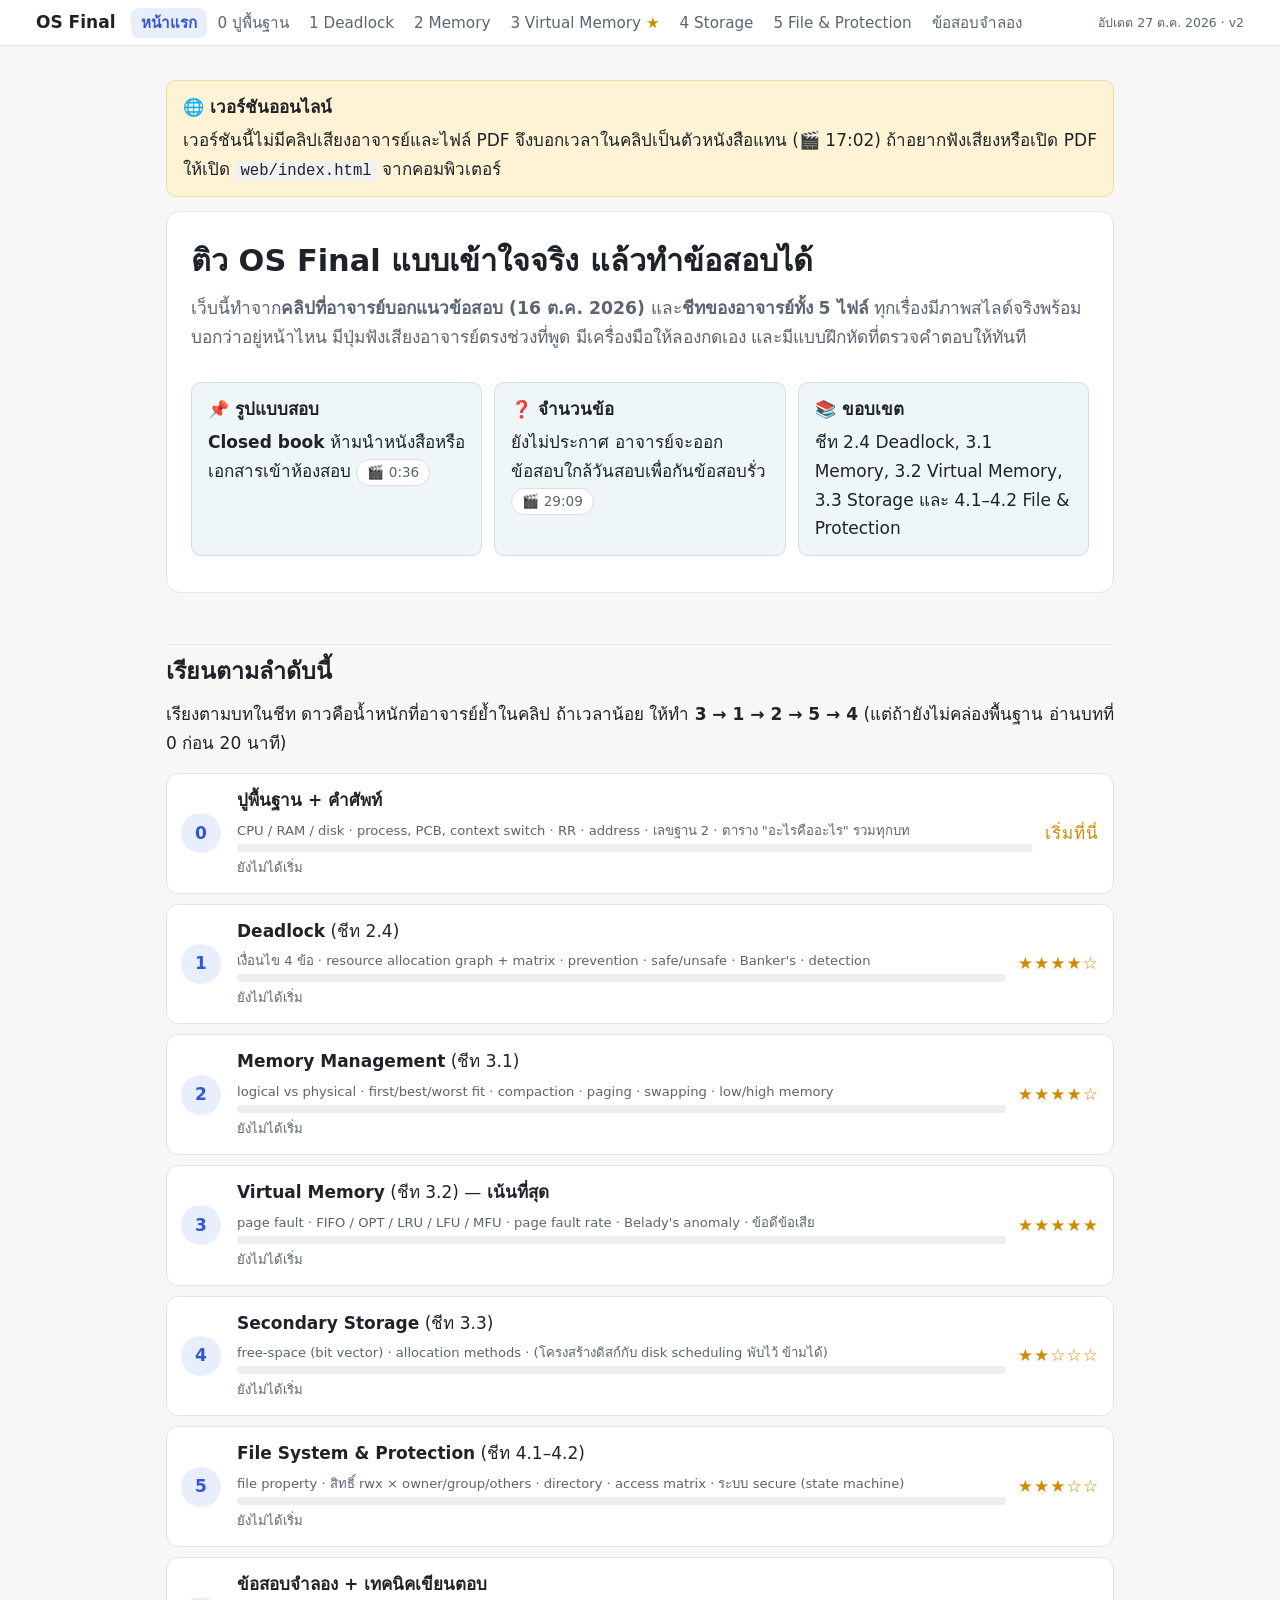
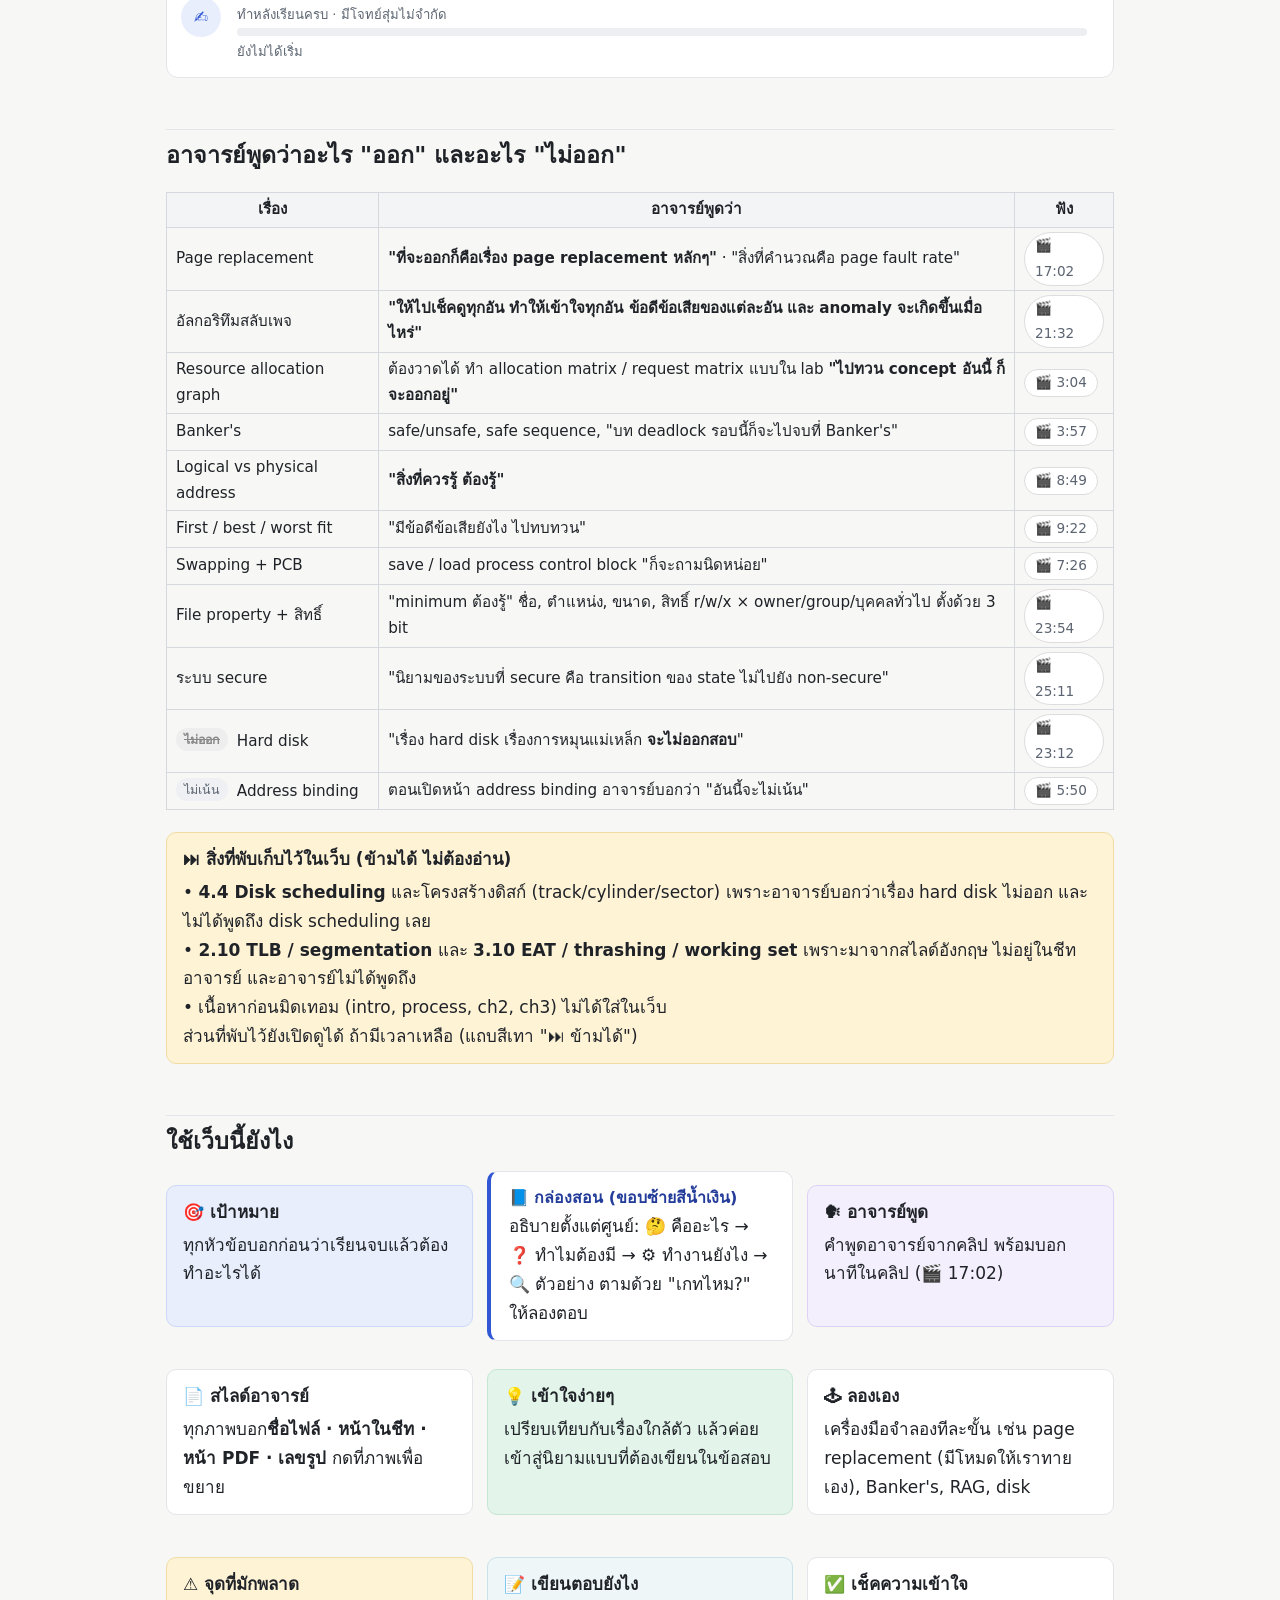
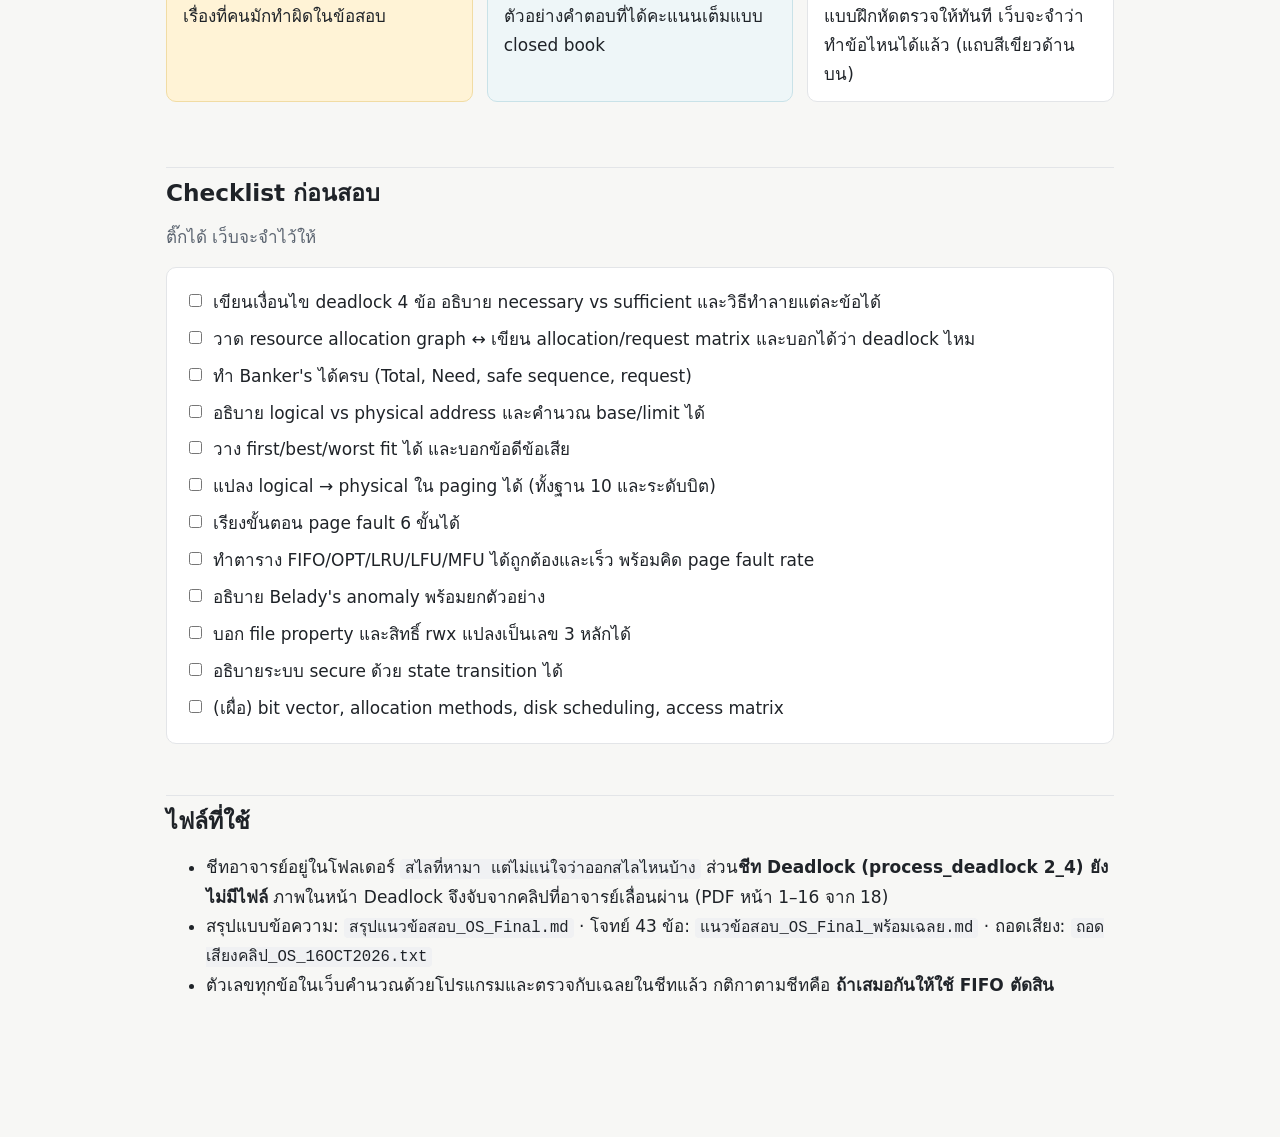
<file: index.html>
<!doctype html>
<html lang="th">
<head>
<meta charset="utf-8">
<meta name="viewport" content="width=device-width, initial-scale=1">
<title>ติว OS Final — หน้าแรก</title>
<link rel="stylesheet" href="assets/style.css?v=2026102702">
</head>
<body>
<div class="wrap single">
<main>

<div class="hero">
  <h1>ติว OS Final แบบเข้าใจจริง แล้วทำข้อสอบได้</h1>
  <p class="lead">เว็บนี้ทำจาก<b>คลิปที่อาจารย์บอกแนวข้อสอบ (16 ต.ค. 2026)</b> และ<b>ชีทของอาจารย์ทั้ง 5 ไฟล์</b> ทุกเรื่องมีภาพสไลด์จริงพร้อมบอกว่าอยู่หน้าไหน มีปุ่มฟังเสียงอาจารย์ตรงช่วงที่พูด มีเครื่องมือให้ลองกดเอง และมีแบบฝึกหัดที่ตรวจคำตอบให้ทันที</p>
  <div class="grid3">
    <div class="box exam"><span class="t">📌 รูปแบบสอบ</span><b>Closed book</b> ห้ามนำหนังสือหรือเอกสารเข้าห้องสอบ <button class="ts" data-ts="36"></button></div>
    <div class="box exam"><span class="t">❓ จำนวนข้อ</span>ยังไม่ประกาศ อาจารย์จะออกข้อสอบใกล้วันสอบเพื่อกันข้อสอบรั่ว <button class="ts" data-ts="1749"></button></div>
    <div class="box exam"><span class="t">📚 ขอบเขต</span>ชีท 2.4 Deadlock, 3.1 Memory, 3.2 Virtual Memory, 3.3 Storage และ 4.1–4.2 File &amp; Protection</div>
  </div>
</div>

<h2>เรียนตามลำดับนี้</h2>
<p>เรียงตามบทในชีท ดาวคือน้ำหนักที่อาจารย์ย้ำในคลิป ถ้าเวลาน้อย ให้ทำ <b>3 → 1 → 2 → 5 → 4</b> (แต่ถ้ายังไม่คล่องพื้นฐาน อ่านบทที่ 0 ก่อน 20 นาที)</p>
<div class="roadmap">
  <a class="step" href="basics.html"><span class="n">0</span>
    <span><b>ปูพื้นฐาน + คำศัพท์</b><br><span class="w">CPU / RAM / disk · process, PCB, context switch · RR · address · เลขฐาน 2 · ตาราง "อะไรคืออะไร" รวมทุกบท</span>
      <div class="progress" data-progress="basics"><i></i></div><span class="w ptxt"></span></span>
    <span class="stars">เริ่มที่นี่</span></a>
  <a class="step" href="deadlock.html"><span class="n">1</span>
    <span><b>Deadlock</b> (ชีท 2.4)<br><span class="w">เงื่อนไข 4 ข้อ · resource allocation graph + matrix · prevention · safe/unsafe · Banker's · detection</span>
      <div class="progress" data-progress="deadlock"><i></i></div><span class="w ptxt"></span></span>
    <span class="stars">★★★★☆</span></a>
  <a class="step" href="memory.html"><span class="n">2</span>
    <span><b>Memory Management</b> (ชีท 3.1)<br><span class="w">logical vs physical · first/best/worst fit · compaction · paging · swapping · low/high memory</span>
      <div class="progress" data-progress="memory"><i></i></div><span class="w ptxt"></span></span>
    <span class="stars">★★★★☆</span></a>
  <a class="step" href="vm.html"><span class="n">3</span>
    <span><b>Virtual Memory</b> (ชีท 3.2) — <b>เน้นที่สุด</b><br><span class="w">page fault · FIFO / OPT / LRU / LFU / MFU · page fault rate · Belady's anomaly · ข้อดีข้อเสีย</span>
      <div class="progress" data-progress="vm"><i></i></div><span class="w ptxt"></span></span>
    <span class="stars">★★★★★</span></a>
  <a class="step" href="storage.html"><span class="n">4</span>
    <span><b>Secondary Storage</b> (ชีท 3.3)<br><span class="w">free-space (bit vector) · allocation methods · (โครงสร้างดิสก์กับ disk scheduling พับไว้ ข้ามได้)</span>
      <div class="progress" data-progress="storage"><i></i></div><span class="w ptxt"></span></span>
    <span class="stars">★★☆☆☆</span></a>
  <a class="step" href="file.html"><span class="n">5</span>
    <span><b>File System &amp; Protection</b> (ชีท 4.1–4.2)<br><span class="w">file property · สิทธิ์ rwx × owner/group/others · directory · access matrix · ระบบ secure (state machine)</span>
      <div class="progress" data-progress="file"><i></i></div><span class="w ptxt"></span></span>
    <span class="stars">★★★☆☆</span></a>
  <a class="step" href="exam.html"><span class="n">✍</span>
    <span><b>ข้อสอบจำลอง + เทคนิคเขียนตอบ</b><br><span class="w">ทำหลังเรียนครบ · มีโจทย์สุ่มไม่จำกัด</span>
      <div class="progress" data-progress="exam"><i></i></div><span class="w ptxt"></span></span>
    <span class="stars"></span></a>
</div>

<h2>อาจารย์พูดว่าอะไร "ออก" และอะไร "ไม่ออก"</h2>
<div class="tblwrap">
<table class="t left">
  <tr><th>เรื่อง</th><th>อาจารย์พูดว่า</th><th>ฟัง</th></tr>
  <tr><td>Page replacement</td><td><b>"ที่จะออกก็คือเรื่อง page replacement หลักๆ"</b> · "สิ่งที่คำนวณคือ page fault rate"</td><td><button class="ts" data-ts="1022"></button></td></tr>
  <tr><td>อัลกอริทึมสลับเพจ</td><td><b>"ให้ไปเช็คดูทุกอัน ทำให้เข้าใจทุกอัน ข้อดีข้อเสียของแต่ละอัน และ anomaly จะเกิดขึ้นเมื่อไหร่"</b></td><td><button class="ts" data-ts="1292"></button></td></tr>
  <tr><td>Resource allocation graph</td><td>ต้องวาดได้ ทำ allocation matrix / request matrix แบบใน lab <b>"ไปทวน concept อันนี้ ก็จะออกอยู่"</b></td><td><button class="ts" data-ts="184"></button></td></tr>
  <tr><td>Banker's</td><td>safe/unsafe, safe sequence, "บท deadlock รอบนี้ก็จะไปจบที่ Banker's"</td><td><button class="ts" data-ts="237"></button></td></tr>
  <tr><td>Logical vs physical address</td><td><b>"สิ่งที่ควรรู้ ต้องรู้"</b></td><td><button class="ts" data-ts="529"></button></td></tr>
  <tr><td>First / best / worst fit</td><td>"มีข้อดีข้อเสียยังไง ไปทบทวน"</td><td><button class="ts" data-ts="562"></button></td></tr>
  <tr><td>Swapping + PCB</td><td>save / load process control block "ก็จะถามนิดหน่อย"</td><td><button class="ts" data-ts="446"></button></td></tr>
  <tr><td>File property + สิทธิ์</td><td>"minimum ต้องรู้" ชื่อ, ตำแหน่ง, ขนาด, สิทธิ์ r/w/x × owner/group/บุคคลทั่วไป ตั้งด้วย 3 bit</td><td><button class="ts" data-ts="1434"></button></td></tr>
  <tr><td>ระบบ secure</td><td>"นิยามของระบบที่ secure คือ transition ของ state ไม่ไปยัง non-secure"</td><td><button class="ts" data-ts="1511"></button></td></tr>
  <tr><td><span class="tag no">ไม่ออก</span> Hard disk</td><td>"เรื่อง hard disk เรื่องการหมุนแม่เหล็ก <b>จะไม่ออกสอบ</b>"</td><td><button class="ts" data-ts="1392"></button></td></tr>
  <tr><td><span class="tag">ไม่เน้น</span> Address binding</td><td>ตอนเปิดหน้า address binding อาจารย์บอกว่า "อันนี้จะไม่เน้น"</td><td><button class="ts" data-ts="350"></button></td></tr>
</table>
</div>
<div class="box trap"><span class="t">⏭ สิ่งที่พับเก็บไว้ในเว็บ (ข้ามได้ ไม่ต้องอ่าน)</span>
• <b>4.4 Disk scheduling</b> และโครงสร้างดิสก์ (track/cylinder/sector) เพราะอาจารย์บอกว่าเรื่อง hard disk ไม่ออก และไม่ได้พูดถึง disk scheduling เลย
<br>• <b>2.10 TLB / segmentation</b> และ <b>3.10 EAT / thrashing / working set</b> เพราะมาจากสไลด์อังกฤษ ไม่อยู่ในชีทอาจารย์ และอาจารย์ไม่ได้พูดถึง
<br>• เนื้อหาก่อนมิดเทอม (intro, process, ch2, ch3) ไม่ได้ใส่ในเว็บ
<br>ส่วนที่พับไว้ยังเปิดดูได้ ถ้ามีเวลาเหลือ (แถบสีเทา "⏭ ข้ามได้")</div>

<h2>ใช้เว็บนี้ยังไง</h2>
<div class="grid2">
  <div class="box goal"><span class="t">🎯 เป้าหมาย</span>ทุกหัวข้อบอกก่อนว่าเรียนจบแล้วต้องทำอะไรได้</div>
  <div class="learn" style="margin:0"><h4>📘 กล่องสอน (ขอบซ้ายสีน้ำเงิน)</h4>อธิบายตั้งแต่ศูนย์: 🤔 คืออะไร → ❓ ทำไมต้องมี → ⚙️ ทำงานยังไง → 🔍 ตัวอย่าง ตามด้วย "เกทไหม?" ให้ลองตอบ</div>
  <div class="box prof"><span class="t">🗣 อาจารย์พูด</span><span class="local-only">กด <button class="ts" data-ts="1022"></button> เพื่อฟังเสียงอาจารย์ช่วงนั้น (คลิปจะเปิดมุมขวาล่าง)</span><span class="hosted-only">คำพูดอาจารย์จากคลิป พร้อมบอกนาทีในคลิป (🎬 17:02)</span></div>
  <div class="box"><span class="t">📄 สไลด์อาจารย์</span>ทุกภาพบอก<b>ชื่อไฟล์ · หน้าในชีท · หน้า PDF · เลขรูป</b> กดที่ภาพเพื่อขยาย<span class="local-only"> หรือกด "เปิด PDF หน้านี้" เพื่อดูไฟล์จริง</span></div>
  <div class="box idea"><span class="t">💡 เข้าใจง่ายๆ</span>เปรียบเทียบกับเรื่องใกล้ตัว แล้วค่อยเข้าสู่นิยามแบบที่ต้องเขียนในข้อสอบ</div>
  <div class="box"><span class="t">🕹 ลองเอง</span>เครื่องมือจำลองทีละขั้น เช่น page replacement (มีโหมดให้เราทายเอง), Banker's, RAG, disk</div>
  <div class="box trap"><span class="t">⚠️ จุดที่มักพลาด</span>เรื่องที่คนมักทำผิดในข้อสอบ</div>
  <div class="box exam"><span class="t">📝 เขียนตอบยังไง</span>ตัวอย่างคำตอบที่ได้คะแนนเต็มแบบ closed book</div>
  <div class="box"><span class="t">✅ เช็คความเข้าใจ</span>แบบฝึกหัดตรวจให้ทันที เว็บจะจำว่าทำข้อไหนได้แล้ว (แถบสีเขียวด้านบน)</div>
</div>

<h2>Checklist ก่อนสอบ</h2>
<p class="muted">ติ๊กได้ เว็บจะจำไว้ให้</p>
<div class="card">
  <label class="check"><input type="checkbox" id="c1"> เขียนเงื่อนไข deadlock 4 ข้อ อธิบาย necessary vs sufficient และวิธีทำลายแต่ละข้อได้</label>
  <label class="check"><input type="checkbox" id="c2"> วาด resource allocation graph ↔ เขียน allocation/request matrix และบอกได้ว่า deadlock ไหม</label>
  <label class="check"><input type="checkbox" id="c3"> ทำ Banker's ได้ครบ (Total, Need, safe sequence, request)</label>
  <label class="check"><input type="checkbox" id="c4"> อธิบาย logical vs physical address และคำนวณ base/limit ได้</label>
  <label class="check"><input type="checkbox" id="c5"> วาง first/best/worst fit ได้ และบอกข้อดีข้อเสีย</label>
  <label class="check"><input type="checkbox" id="c6"> แปลง logical → physical ใน paging ได้ (ทั้งฐาน 10 และระดับบิต)</label>
  <label class="check"><input type="checkbox" id="c7"> เรียงขั้นตอน page fault 6 ขั้นได้</label>
  <label class="check"><input type="checkbox" id="c8"> ทำตาราง FIFO/OPT/LRU/LFU/MFU ได้ถูกต้องและเร็ว พร้อมคิด page fault rate</label>
  <label class="check"><input type="checkbox" id="c9"> อธิบาย Belady's anomaly พร้อมยกตัวอย่าง</label>
  <label class="check"><input type="checkbox" id="c10"> บอก file property และสิทธิ์ rwx แปลงเป็นเลข 3 หลักได้</label>
  <label class="check"><input type="checkbox" id="c11"> อธิบายระบบ secure ด้วย state transition ได้</label>
  <label class="check"><input type="checkbox" id="c12"> (เผื่อ) bit vector, allocation methods, disk scheduling, access matrix</label>
</div>

<h2>ไฟล์ที่ใช้</h2>
<ul>
  <li>ชีทอาจารย์อยู่ในโฟลเดอร์ <code>สไลที่หามา แต่ไม่แน่ใจว่าออกสไลไหนบ้าง</code> ส่วน<b>ชีท Deadlock (process_deadlock 2_4) ยังไม่มีไฟล์</b> ภาพในหน้า Deadlock จึงจับจากคลิปที่อาจารย์เลื่อนผ่าน (PDF หน้า 1–16 จาก 18)</li>
  <li>สรุปแบบข้อความ: <code>สรุปแนวข้อสอบ_OS_Final.md</code> · โจทย์ 43 ข้อ: <code>แนวข้อสอบ_OS_Final_พร้อมเฉลย.md</code> · ถอดเสียง: <code>ถอดเสียงคลิป_OS_16OCT2026.txt</code></li>
  <li>ตัวเลขทุกข้อในเว็บคำนวณด้วยโปรแกรมและตรวจกับเฉลยในชีทแล้ว กติกาตามชีทคือ <b>ถ้าเสมอกันให้ใช้ FIFO ตัดสิน</b></li>
</ul>

</main>
</div>
<script src="assets/core.js?v=2026102702"></script>
<script src="assets/ui.js?v=2026102702"></script>
<script src="assets/widgets.js?v=2026102702"></script>
</body>
</html>
</file>
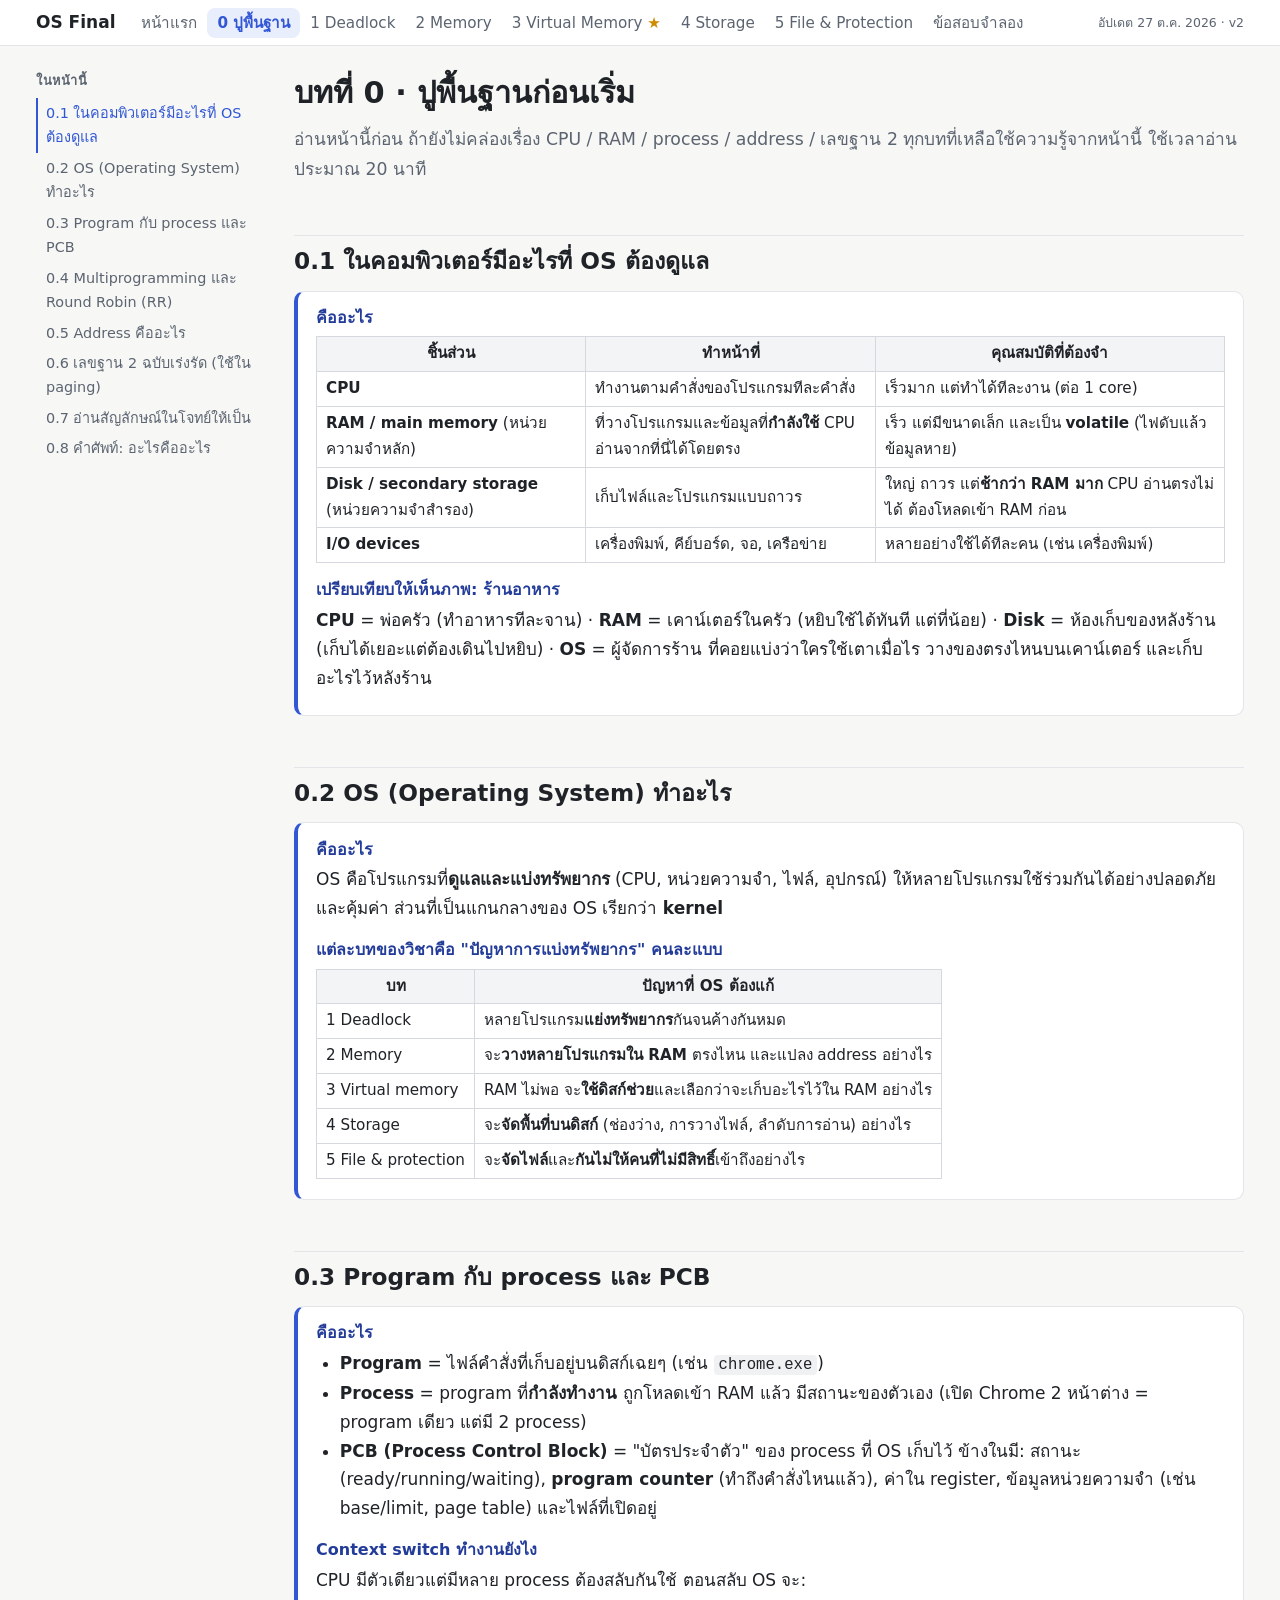
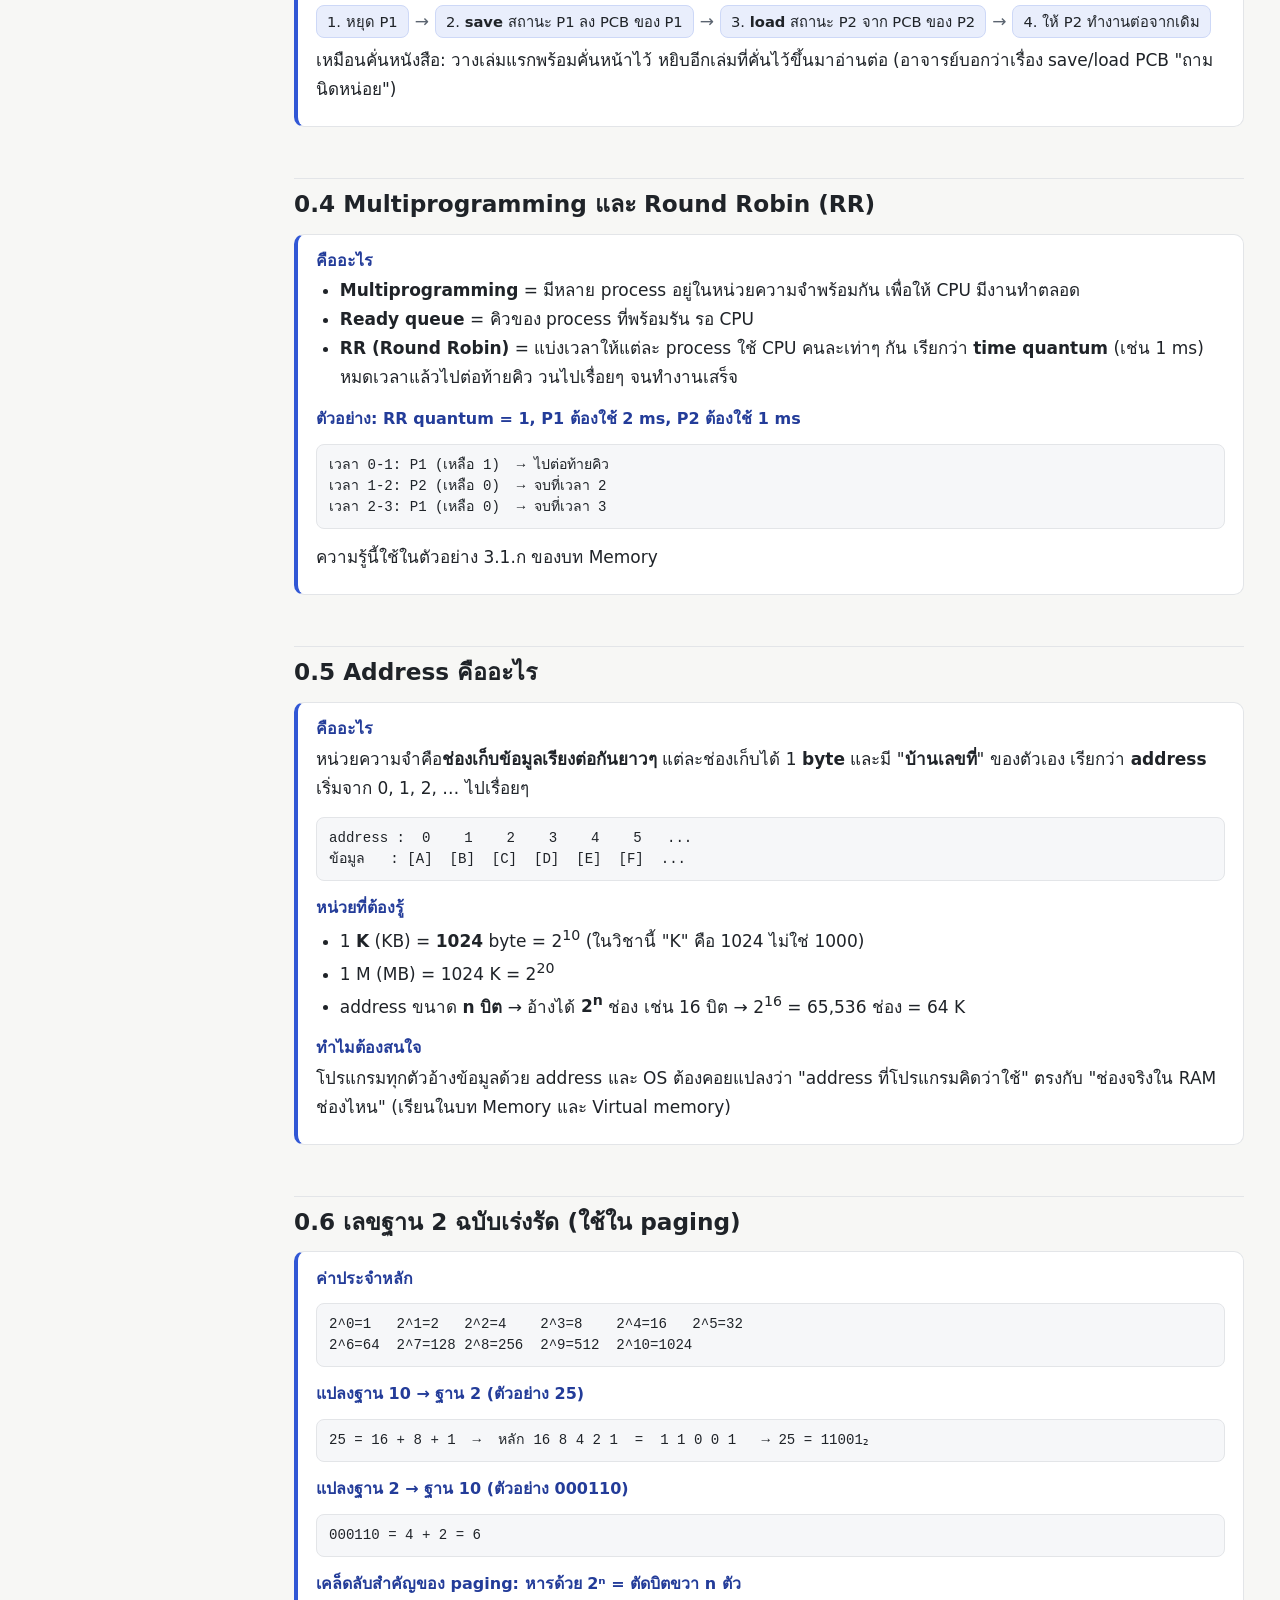
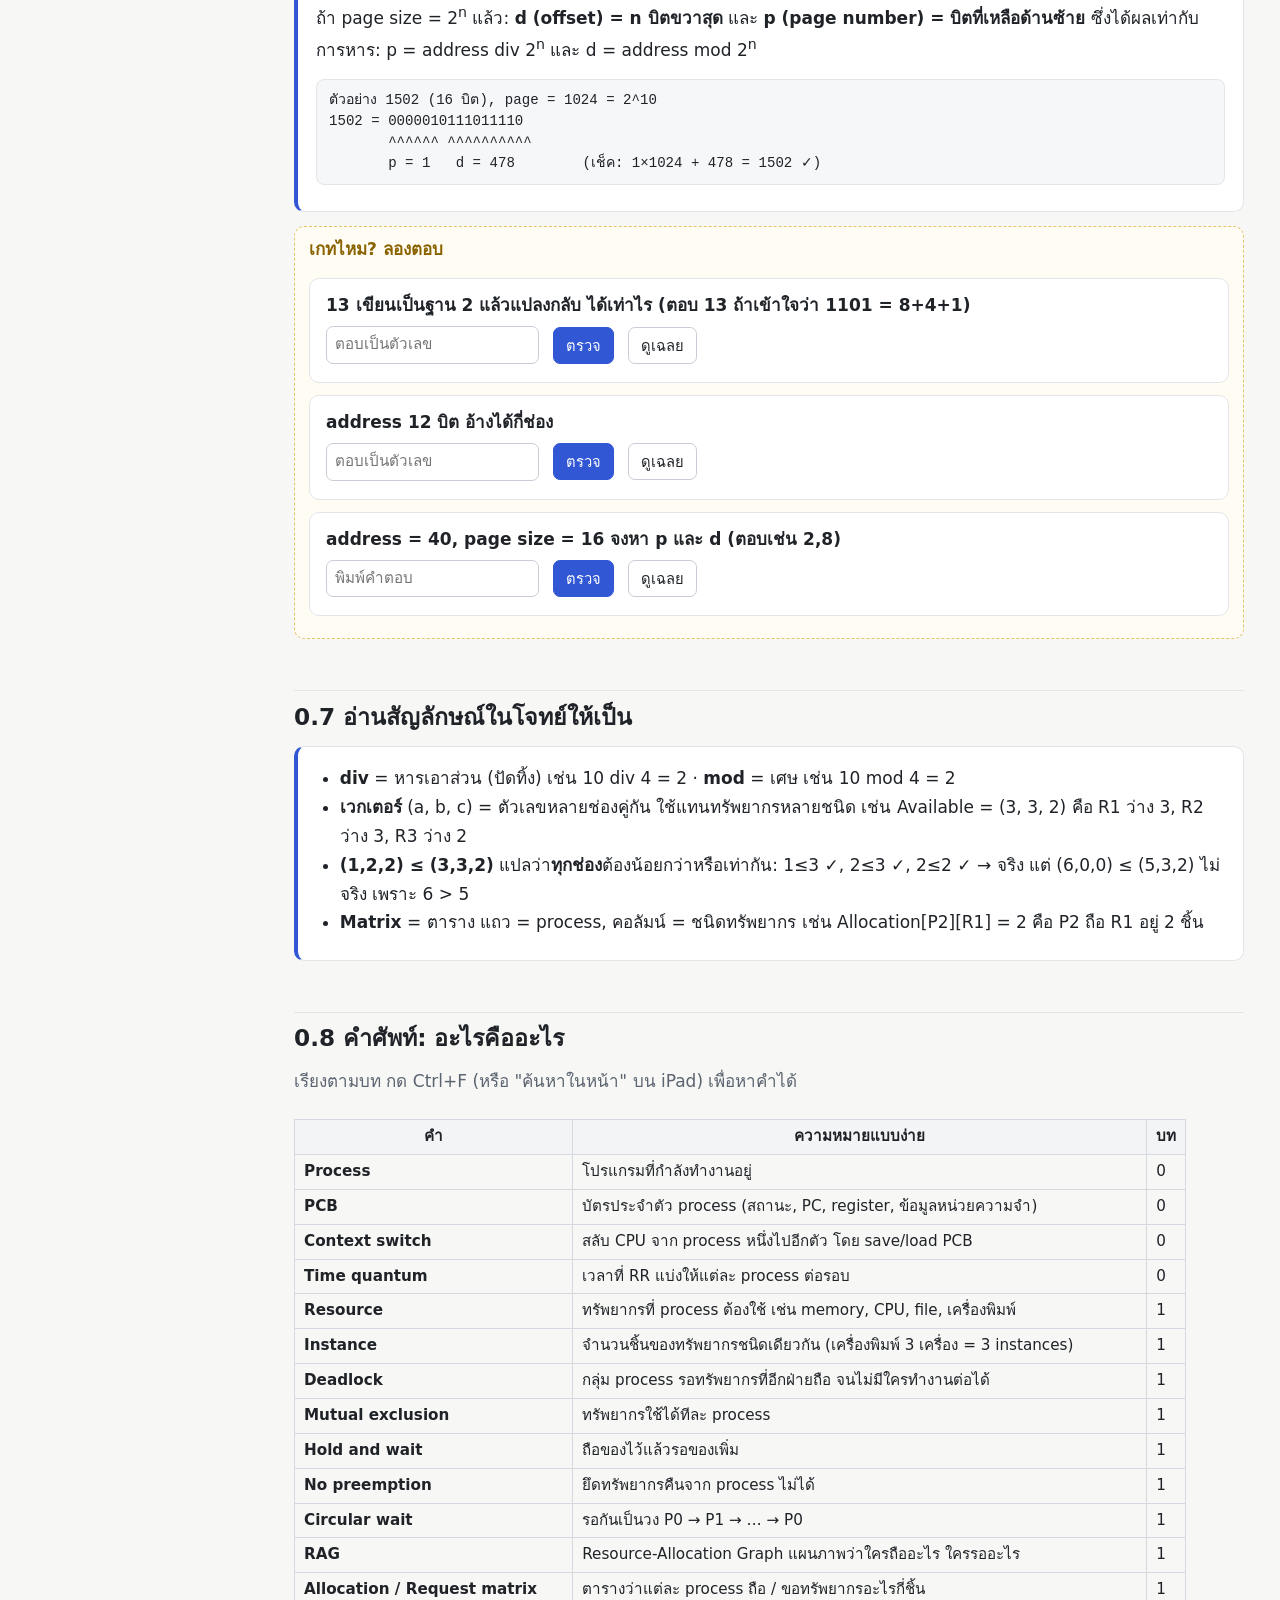
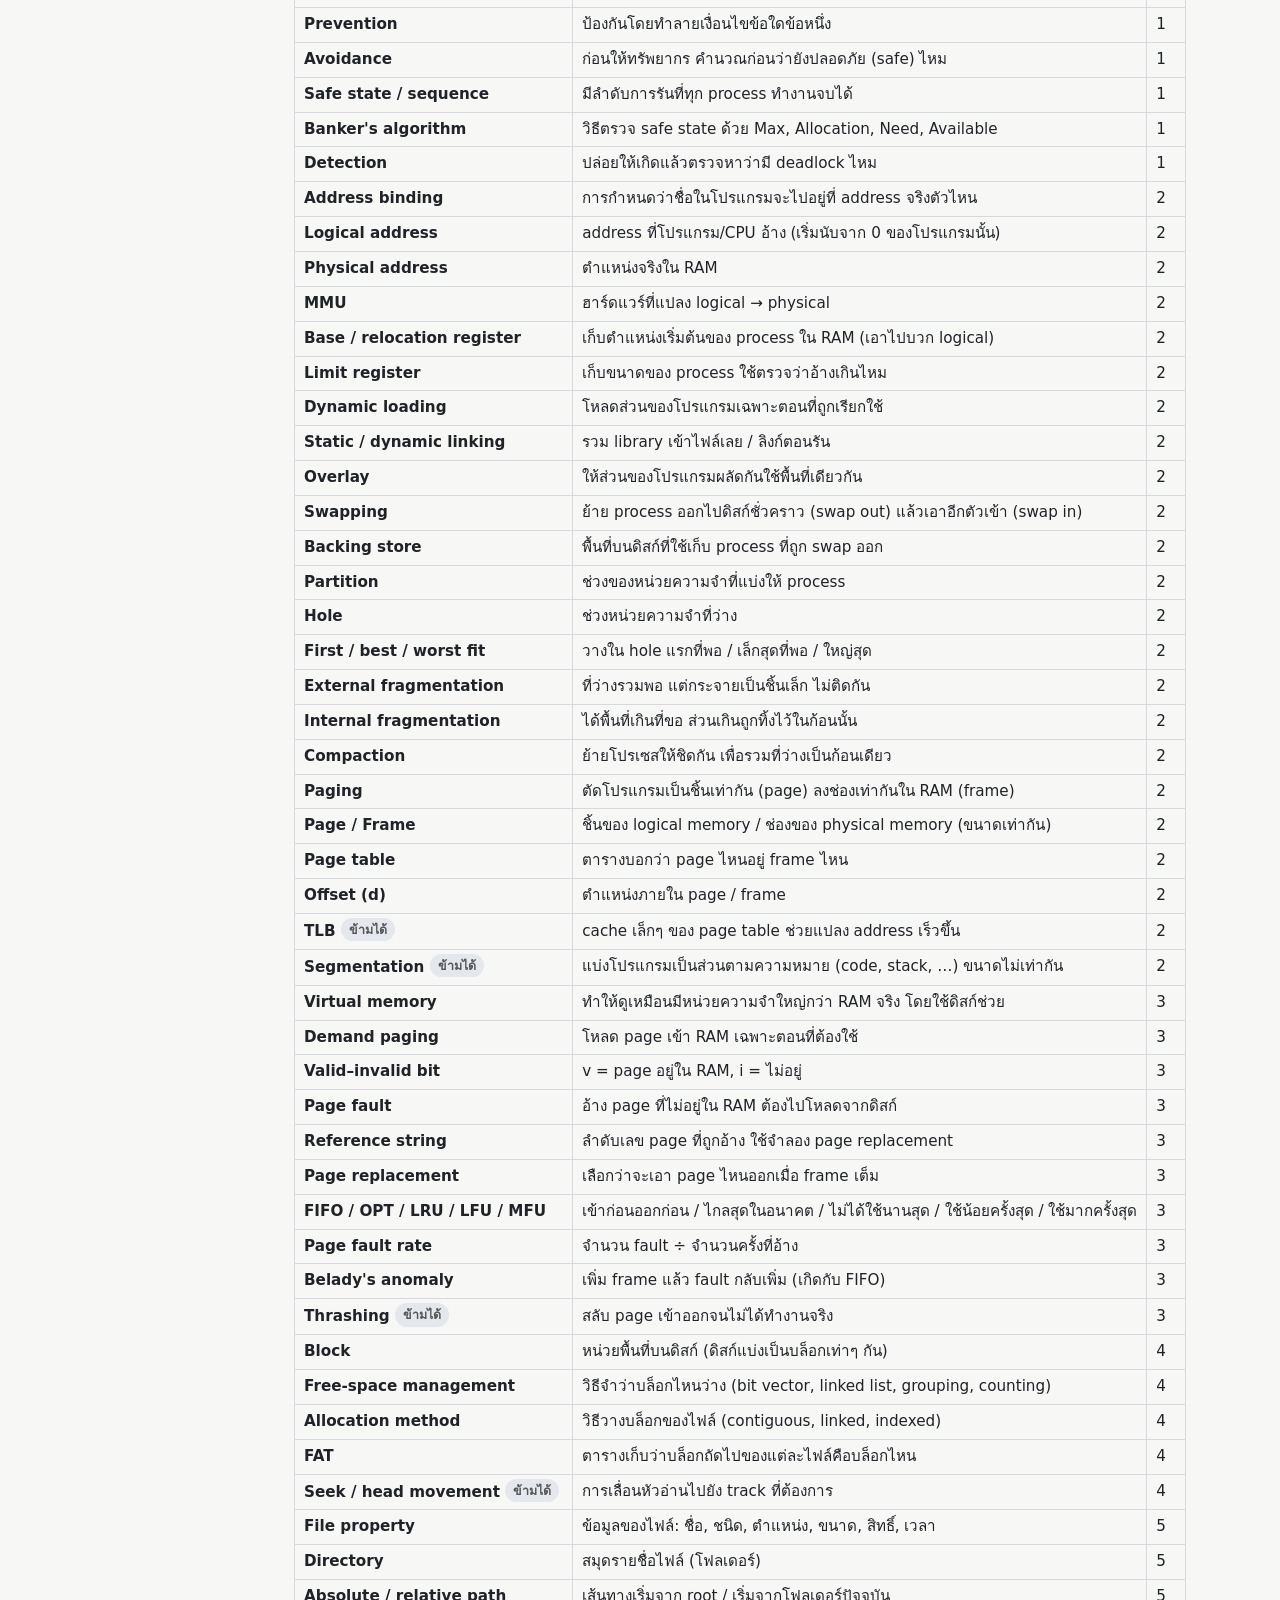
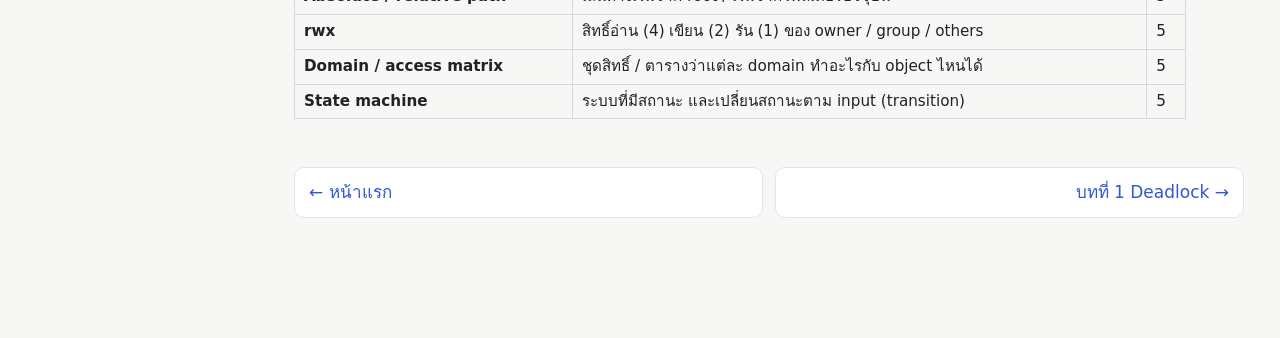
<file: basics.html>
<!doctype html>
<html lang="th">
<head>
<meta charset="utf-8">
<meta name="viewport" content="width=device-width, initial-scale=1">
<title>0 ปูพื้นฐาน — ติว OS Final</title>
<link rel="stylesheet" href="assets/style.css?v=2026102702">
</head>
<body>
<div class="wrap">
<aside class="toc"></aside>
<main>
<h1>บทที่ 0 · ปูพื้นฐานก่อนเริ่ม</h1>
<p class="lead">อ่านหน้านี้ก่อน ถ้ายังไม่คล่องเรื่อง CPU / RAM / process / address / เลขฐาน 2 ทุกบทที่เหลือใช้ความรู้จากหน้านี้ ใช้เวลาอ่านประมาณ 20 นาที</p>

<h2>0.1 ในคอมพิวเตอร์มีอะไรที่ OS ต้องดูแล</h2>
<div class="learn">
<h4>คืออะไร</h4>
<table class="t left">
  <tr><th>ชิ้นส่วน</th><th>ทำหน้าที่</th><th>คุณสมบัติที่ต้องจำ</th></tr>
  <tr><td><b>CPU</b></td><td>ทำงานตามคำสั่งของโปรแกรมทีละคำสั่ง</td><td>เร็วมาก แต่ทำได้ทีละงาน (ต่อ 1 core)</td></tr>
  <tr><td><b>RAM / main memory</b> (หน่วยความจำหลัก)</td><td>ที่วางโปรแกรมและข้อมูลที่<b>กำลังใช้</b> CPU อ่านจากที่นี่ได้โดยตรง</td><td>เร็ว แต่มีขนาดเล็ก และเป็น <b>volatile</b> (ไฟดับแล้วข้อมูลหาย)</td></tr>
  <tr><td><b>Disk / secondary storage</b> (หน่วยความจำสำรอง)</td><td>เก็บไฟล์และโปรแกรมแบบถาวร</td><td>ใหญ่ ถาวร แต่<b>ช้ากว่า RAM มาก</b> CPU อ่านตรงไม่ได้ ต้องโหลดเข้า RAM ก่อน</td></tr>
  <tr><td><b>I/O devices</b></td><td>เครื่องพิมพ์, คีย์บอร์ด, จอ, เครือข่าย</td><td>หลายอย่างใช้ได้ทีละคน (เช่น เครื่องพิมพ์)</td></tr>
</table>
<h4>เปรียบเทียบให้เห็นภาพ: ร้านอาหาร</h4>
<p><b>CPU</b> = พ่อครัว (ทำอาหารทีละจาน) · <b>RAM</b> = เคาน์เตอร์ในครัว (หยิบใช้ได้ทันที แต่ที่น้อย) · <b>Disk</b> = ห้องเก็บของหลังร้าน (เก็บได้เยอะแต่ต้องเดินไปหยิบ) · <b>OS</b> = ผู้จัดการร้าน ที่คอยแบ่งว่าใครใช้เตาเมื่อไร วางของตรงไหนบนเคาน์เตอร์ และเก็บอะไรไว้หลังร้าน</p>
</div>

<h2>0.2 OS (Operating System) ทำอะไร</h2>
<div class="learn">
<h4>คืออะไร</h4>
<p>OS คือโปรแกรมที่<b>ดูแลและแบ่งทรัพยากร</b> (CPU, หน่วยความจำ, ไฟล์, อุปกรณ์) ให้หลายโปรแกรมใช้ร่วมกันได้อย่างปลอดภัยและคุ้มค่า ส่วนที่เป็นแกนกลางของ OS เรียกว่า <b>kernel</b></p>
<h4>แต่ละบทของวิชาคือ "ปัญหาการแบ่งทรัพยากร" คนละแบบ</h4>
<table class="t left">
  <tr><th>บท</th><th>ปัญหาที่ OS ต้องแก้</th></tr>
  <tr><td>1 Deadlock</td><td>หลายโปรแกรม<b>แย่งทรัพยากร</b>กันจนค้างกันหมด</td></tr>
  <tr><td>2 Memory</td><td>จะ<b>วางหลายโปรแกรมใน RAM</b> ตรงไหน และแปลง address อย่างไร</td></tr>
  <tr><td>3 Virtual memory</td><td>RAM ไม่พอ จะ<b>ใช้ดิสก์ช่วย</b>และเลือกว่าจะเก็บอะไรไว้ใน RAM อย่างไร</td></tr>
  <tr><td>4 Storage</td><td>จะ<b>จัดพื้นที่บนดิสก์</b> (ช่องว่าง, การวางไฟล์, ลำดับการอ่าน) อย่างไร</td></tr>
  <tr><td>5 File &amp; protection</td><td>จะ<b>จัดไฟล์</b>และ<b>กันไม่ให้คนที่ไม่มีสิทธิ์</b>เข้าถึงอย่างไร</td></tr>
</table>
</div>

<h2>0.3 Program กับ process และ PCB</h2>
<div class="learn">
<h4>คืออะไร</h4>
<ul>
  <li><b>Program</b> = ไฟล์คำสั่งที่เก็บอยู่บนดิสก์เฉยๆ (เช่น <code>chrome.exe</code>)</li>
  <li><b>Process</b> = program ที่<b>กำลังทำงาน</b> ถูกโหลดเข้า RAM แล้ว มีสถานะของตัวเอง (เปิด Chrome 2 หน้าต่าง = program เดียว แต่มี 2 process)</li>
  <li><b>PCB (Process Control Block)</b> = "บัตรประจำตัว" ของ process ที่ OS เก็บไว้ ข้างในมี: สถานะ (ready/running/waiting), <b>program counter</b> (ทำถึงคำสั่งไหนแล้ว), ค่าใน register, ข้อมูลหน่วยความจำ (เช่น base/limit, page table) และไฟล์ที่เปิดอยู่</li>
</ul>
<h4>Context switch ทำงานยังไง</h4>
<p>CPU มีตัวเดียวแต่มีหลาย process ต้องสลับกันใช้ ตอนสลับ OS จะ:</p>
<div class="flow"><span>1. หยุด P1</span><i>→</i><span>2. <b>save</b> สถานะ P1 ลง PCB ของ P1</span><i>→</i><span>3. <b>load</b> สถานะ P2 จาก PCB ของ P2</span><i>→</i><span>4. ให้ P2 ทำงานต่อจากเดิม</span></div>
<p>เหมือนคั่นหนังสือ: วางเล่มแรกพร้อมคั่นหน้าไว้ หยิบอีกเล่มที่คั่นไว้ขึ้นมาอ่านต่อ (อาจารย์บอกว่าเรื่อง save/load PCB "ถามนิดหน่อย")</p>
</div>

<h2>0.4 Multiprogramming และ Round Robin (RR)</h2>
<div class="learn">
<h4>คืออะไร</h4>
<ul>
  <li><b>Multiprogramming</b> = มีหลาย process อยู่ในหน่วยความจำพร้อมกัน เพื่อให้ CPU มีงานทำตลอด</li>
  <li><b>Ready queue</b> = คิวของ process ที่พร้อมรัน รอ CPU</li>
  <li><b>RR (Round Robin)</b> = แบ่งเวลาให้แต่ละ process ใช้ CPU คนละเท่าๆ กัน เรียกว่า <b>time quantum</b> (เช่น 1 ms) หมดเวลาแล้วไปต่อท้ายคิว วนไปเรื่อยๆ จนทำงานเสร็จ</li>
</ul>
<h4>ตัวอย่าง: RR quantum = 1, P1 ต้องใช้ 2 ms, P2 ต้องใช้ 1 ms</h4>
<pre>เวลา 0-1: P1 (เหลือ 1)  → ไปต่อท้ายคิว
เวลา 1-2: P2 (เหลือ 0)  → จบที่เวลา 2
เวลา 2-3: P1 (เหลือ 0)  → จบที่เวลา 3</pre>
<p>ความรู้นี้ใช้ในตัวอย่าง 3.1.ก ของบท Memory</p>
</div>

<h2>0.5 Address คืออะไร</h2>
<div class="learn">
<h4>คืออะไร</h4>
<p>หน่วยความจำคือ<b>ช่องเก็บข้อมูลเรียงต่อกันยาวๆ</b> แต่ละช่องเก็บได้ 1 <b>byte</b> และมี "<b>บ้านเลขที่</b>" ของตัวเอง เรียกว่า <b>address</b> เริ่มจาก 0, 1, 2, … ไปเรื่อยๆ</p>
<pre>address :  0    1    2    3    4    5   ...
ข้อมูล   : [A]  [B]  [C]  [D]  [E]  [F]  ...</pre>
<h4>หน่วยที่ต้องรู้</h4>
<ul>
  <li>1 <b>K</b> (KB) = <b>1024</b> byte = 2<sup>10</sup> (ในวิชานี้ "K" คือ 1024 ไม่ใช่ 1000)</li>
  <li>1 M (MB) = 1024 K = 2<sup>20</sup></li>
  <li>address ขนาด <b>n บิต</b> → อ้างได้ <b>2<sup>n</sup></b> ช่อง เช่น 16 บิต → 2<sup>16</sup> = 65,536 ช่อง = 64 K</li>
</ul>
<h4>ทำไมต้องสนใจ</h4>
<p>โปรแกรมทุกตัวอ้างข้อมูลด้วย address และ OS ต้องคอยแปลงว่า "address ที่โปรแกรมคิดว่าใช้" ตรงกับ "ช่องจริงใน RAM ช่องไหน" (เรียนในบท Memory และ Virtual memory)</p>
</div>

<h2>0.6 เลขฐาน 2 ฉบับเร่งรัด (ใช้ใน paging)</h2>
<div class="learn">
<h4>ค่าประจำหลัก</h4>
<pre>2^0=1   2^1=2   2^2=4    2^3=8    2^4=16   2^5=32
2^6=64  2^7=128 2^8=256  2^9=512  2^10=1024</pre>
<h4>แปลงฐาน 10 → ฐาน 2 (ตัวอย่าง 25)</h4>
<pre>25 = 16 + 8 + 1  →  หลัก 16 8 4 2 1  =  1 1 0 0 1   → 25 = 11001₂</pre>
<h4>แปลงฐาน 2 → ฐาน 10 (ตัวอย่าง 000110)</h4>
<pre>000110 = 4 + 2 = 6</pre>
<h4>เคล็ดลับสำคัญของ paging: หารด้วย 2ⁿ = ตัดบิตขวา n ตัว</h4>
<p>ถ้า page size = 2<sup>n</sup> แล้ว:
<b>d (offset) = n บิตขวาสุด</b> และ <b>p (page number) = บิตที่เหลือด้านซ้าย</b> ซึ่งได้ผลเท่ากับการหาร: p = address div 2<sup>n</sup> และ d = address mod 2<sup>n</sup></p>
<pre>ตัวอย่าง 1502 (16 บิต), page = 1024 = 2^10
1502 = 0000010111011110
       ^^^^^^ ^^^^^^^^^^
       p = 1   d = 478        (เช็ค: 1×1024 + 478 = 1502 ✓)</pre>
</div>
<div class="gotit"><span class="t">เกทไหม? ลองตอบ</span>
<div class="quiz">
  <div class="q" data-type="num" data-answer="13"><div class="qt">13 เขียนเป็นฐาน 2 แล้วแปลงกลับ ได้เท่าไร (ตอบ 13 ถ้าเข้าใจว่า 1101 = 8+4+1)</div><div class="ans">13 = 8 + 4 + 1 = 1101₂</div></div>
  <div class="q" data-type="num" data-answer="4096"><div class="qt">address 12 บิต อ้างได้กี่ช่อง</div><div class="ans">2<sup>12</sup> = 4096</div></div>
  <div class="q" data-type="text" data-answer="2,8|2และ8|p=2d=8"><div class="qt">address = 40, page size = 16 จงหา p และ d (ตอบเช่น 2,8)</div><div class="ans">p = 40 div 16 = 2, d = 40 mod 16 = 8</div></div>
</div></div>

<h2>0.7 อ่านสัญลักษณ์ในโจทย์ให้เป็น</h2>
<div class="learn">
<ul>
  <li><b>div</b> = หารเอาส่วน (ปัดทิ้ง) เช่น 10 div 4 = 2 · <b>mod</b> = เศษ เช่น 10 mod 4 = 2</li>
  <li><b>เวกเตอร์</b> (a, b, c) = ตัวเลขหลายช่องคู่กัน ใช้แทนทรัพยากรหลายชนิด เช่น Available = (3, 3, 2) คือ R1 ว่าง 3, R2 ว่าง 3, R3 ว่าง 2</li>
  <li><b>(1,2,2) ≤ (3,3,2)</b> แปลว่า<b>ทุกช่อง</b>ต้องน้อยกว่าหรือเท่ากัน: 1≤3 ✓, 2≤3 ✓, 2≤2 ✓ → จริง แต่ (6,0,0) ≤ (5,3,2) ไม่จริง เพราะ 6 &gt; 5</li>
  <li><b>Matrix</b> = ตาราง แถว = process, คอลัมน์ = ชนิดทรัพยากร เช่น Allocation[P2][R1] = 2 คือ P2 ถือ R1 อยู่ 2 ชิ้น</li>
</ul>
</div>

<h2>0.8 คำศัพท์: อะไรคืออะไร</h2>
<p class="muted">เรียงตามบท กด Ctrl+F (หรือ "ค้นหาในหน้า" บน iPad) เพื่อหาคำได้</p>
<div class="tblwrap">
<table class="t left gloss">
<tr><th>คำ</th><th>ความหมายแบบง่าย</th><th>บท</th></tr>
<tr><td>Process</td><td>โปรแกรมที่กำลังทำงานอยู่</td><td>0</td></tr>
<tr><td>PCB</td><td>บัตรประจำตัว process (สถานะ, PC, register, ข้อมูลหน่วยความจำ)</td><td>0</td></tr>
<tr><td>Context switch</td><td>สลับ CPU จาก process หนึ่งไปอีกตัว โดย save/load PCB</td><td>0</td></tr>
<tr><td>Time quantum</td><td>เวลาที่ RR แบ่งให้แต่ละ process ต่อรอบ</td><td>0</td></tr>
<tr><td>Resource</td><td>ทรัพยากรที่ process ต้องใช้ เช่น memory, CPU, file, เครื่องพิมพ์</td><td>1</td></tr>
<tr><td>Instance</td><td>จำนวนชิ้นของทรัพยากรชนิดเดียวกัน (เครื่องพิมพ์ 3 เครื่อง = 3 instances)</td><td>1</td></tr>
<tr><td>Deadlock</td><td>กลุ่ม process รอทรัพยากรที่อีกฝ่ายถือ จนไม่มีใครทำงานต่อได้</td><td>1</td></tr>
<tr><td>Mutual exclusion</td><td>ทรัพยากรใช้ได้ทีละ process</td><td>1</td></tr>
<tr><td>Hold and wait</td><td>ถือของไว้แล้วรอของเพิ่ม</td><td>1</td></tr>
<tr><td>No preemption</td><td>ยึดทรัพยากรคืนจาก process ไม่ได้</td><td>1</td></tr>
<tr><td>Circular wait</td><td>รอกันเป็นวง P0 → P1 → … → P0</td><td>1</td></tr>
<tr><td>RAG</td><td>Resource-Allocation Graph แผนภาพว่าใครถืออะไร ใครรออะไร</td><td>1</td></tr>
<tr><td>Allocation / Request matrix</td><td>ตารางว่าแต่ละ process ถือ / ขอทรัพยากรอะไรกี่ชิ้น</td><td>1</td></tr>
<tr><td>Prevention</td><td>ป้องกันโดยทำลายเงื่อนไขข้อใดข้อหนึ่ง</td><td>1</td></tr>
<tr><td>Avoidance</td><td>ก่อนให้ทรัพยากร คำนวณก่อนว่ายังปลอดภัย (safe) ไหม</td><td>1</td></tr>
<tr><td>Safe state / sequence</td><td>มีลำดับการรันที่ทุก process ทำงานจบได้</td><td>1</td></tr>
<tr><td>Banker's algorithm</td><td>วิธีตรวจ safe state ด้วย Max, Allocation, Need, Available</td><td>1</td></tr>
<tr><td>Detection</td><td>ปล่อยให้เกิดแล้วตรวจหาว่ามี deadlock ไหม</td><td>1</td></tr>
<tr><td>Address binding</td><td>การกำหนดว่าชื่อในโปรแกรมจะไปอยู่ที่ address จริงตัวไหน</td><td>2</td></tr>
<tr><td>Logical address</td><td>address ที่โปรแกรม/CPU อ้าง (เริ่มนับจาก 0 ของโปรแกรมนั้น)</td><td>2</td></tr>
<tr><td>Physical address</td><td>ตำแหน่งจริงใน RAM</td><td>2</td></tr>
<tr><td>MMU</td><td>ฮาร์ดแวร์ที่แปลง logical → physical</td><td>2</td></tr>
<tr><td>Base / relocation register</td><td>เก็บตำแหน่งเริ่มต้นของ process ใน RAM (เอาไปบวก logical)</td><td>2</td></tr>
<tr><td>Limit register</td><td>เก็บขนาดของ process ใช้ตรวจว่าอ้างเกินไหม</td><td>2</td></tr>
<tr><td>Dynamic loading</td><td>โหลดส่วนของโปรแกรมเฉพาะตอนที่ถูกเรียกใช้</td><td>2</td></tr>
<tr><td>Static / dynamic linking</td><td>รวม library เข้าไฟล์เลย / ลิงก์ตอนรัน</td><td>2</td></tr>
<tr><td>Overlay</td><td>ให้ส่วนของโปรแกรมผลัดกันใช้พื้นที่เดียวกัน</td><td>2</td></tr>
<tr><td>Swapping</td><td>ย้าย process ออกไปดิสก์ชั่วคราว (swap out) แล้วเอาอีกตัวเข้า (swap in)</td><td>2</td></tr>
<tr><td>Backing store</td><td>พื้นที่บนดิสก์ที่ใช้เก็บ process ที่ถูก swap ออก</td><td>2</td></tr>
<tr><td>Partition</td><td>ช่วงของหน่วยความจำที่แบ่งให้ process</td><td>2</td></tr>
<tr><td>Hole</td><td>ช่วงหน่วยความจำที่ว่าง</td><td>2</td></tr>
<tr><td>First / best / worst fit</td><td>วางใน hole แรกที่พอ / เล็กสุดที่พอ / ใหญ่สุด</td><td>2</td></tr>
<tr><td>External fragmentation</td><td>ที่ว่างรวมพอ แต่กระจายเป็นชิ้นเล็ก ไม่ติดกัน</td><td>2</td></tr>
<tr><td>Internal fragmentation</td><td>ได้พื้นที่เกินที่ขอ ส่วนเกินถูกทิ้งไว้ในก้อนนั้น</td><td>2</td></tr>
<tr><td>Compaction</td><td>ย้ายโปรเซสให้ชิดกัน เพื่อรวมที่ว่างเป็นก้อนเดียว</td><td>2</td></tr>
<tr><td>Paging</td><td>ตัดโปรแกรมเป็นชิ้นเท่ากัน (page) ลงช่องเท่ากันใน RAM (frame)</td><td>2</td></tr>
<tr><td>Page / Frame</td><td>ชิ้นของ logical memory / ช่องของ physical memory (ขนาดเท่ากัน)</td><td>2</td></tr>
<tr><td>Page table</td><td>ตารางบอกว่า page ไหนอยู่ frame ไหน</td><td>2</td></tr>
<tr><td>Offset (d)</td><td>ตำแหน่งภายใน page / frame</td><td>2</td></tr>
<tr><td>TLB <span class="tag skip">ข้ามได้</span></td><td>cache เล็กๆ ของ page table ช่วยแปลง address เร็วขึ้น</td><td>2</td></tr>
<tr><td>Segmentation <span class="tag skip">ข้ามได้</span></td><td>แบ่งโปรแกรมเป็นส่วนตามความหมาย (code, stack, …) ขนาดไม่เท่ากัน</td><td>2</td></tr>
<tr><td>Virtual memory</td><td>ทำให้ดูเหมือนมีหน่วยความจำใหญ่กว่า RAM จริง โดยใช้ดิสก์ช่วย</td><td>3</td></tr>
<tr><td>Demand paging</td><td>โหลด page เข้า RAM เฉพาะตอนที่ต้องใช้</td><td>3</td></tr>
<tr><td>Valid–invalid bit</td><td>v = page อยู่ใน RAM, i = ไม่อยู่</td><td>3</td></tr>
<tr><td>Page fault</td><td>อ้าง page ที่ไม่อยู่ใน RAM ต้องไปโหลดจากดิสก์</td><td>3</td></tr>
<tr><td>Reference string</td><td>ลำดับเลข page ที่ถูกอ้าง ใช้จำลอง page replacement</td><td>3</td></tr>
<tr><td>Page replacement</td><td>เลือกว่าจะเอา page ไหนออกเมื่อ frame เต็ม</td><td>3</td></tr>
<tr><td>FIFO / OPT / LRU / LFU / MFU</td><td>เข้าก่อนออกก่อน / ไกลสุดในอนาคต / ไม่ได้ใช้นานสุด / ใช้น้อยครั้งสุด / ใช้มากครั้งสุด</td><td>3</td></tr>
<tr><td>Page fault rate</td><td>จำนวน fault ÷ จำนวนครั้งที่อ้าง</td><td>3</td></tr>
<tr><td>Belady's anomaly</td><td>เพิ่ม frame แล้ว fault กลับเพิ่ม (เกิดกับ FIFO)</td><td>3</td></tr>
<tr><td>Thrashing <span class="tag skip">ข้ามได้</span></td><td>สลับ page เข้าออกจนไม่ได้ทำงานจริง</td><td>3</td></tr>
<tr><td>Block</td><td>หน่วยพื้นที่บนดิสก์ (ดิสก์แบ่งเป็นบล็อกเท่าๆ กัน)</td><td>4</td></tr>
<tr><td>Free-space management</td><td>วิธีจำว่าบล็อกไหนว่าง (bit vector, linked list, grouping, counting)</td><td>4</td></tr>
<tr><td>Allocation method</td><td>วิธีวางบล็อกของไฟล์ (contiguous, linked, indexed)</td><td>4</td></tr>
<tr><td>FAT</td><td>ตารางเก็บว่าบล็อกถัดไปของแต่ละไฟล์คือบล็อกไหน</td><td>4</td></tr>
<tr><td>Seek / head movement <span class="tag skip">ข้ามได้</span></td><td>การเลื่อนหัวอ่านไปยัง track ที่ต้องการ</td><td>4</td></tr>
<tr><td>File property</td><td>ข้อมูลของไฟล์: ชื่อ, ชนิด, ตำแหน่ง, ขนาด, สิทธิ์, เวลา</td><td>5</td></tr>
<tr><td>Directory</td><td>สมุดรายชื่อไฟล์ (โฟลเดอร์)</td><td>5</td></tr>
<tr><td>Absolute / relative path</td><td>เส้นทางเริ่มจาก root / เริ่มจากโฟลเดอร์ปัจจุบัน</td><td>5</td></tr>
<tr><td>rwx</td><td>สิทธิ์อ่าน (4) เขียน (2) รัน (1) ของ owner / group / others</td><td>5</td></tr>
<tr><td>Domain / access matrix</td><td>ชุดสิทธิ์ / ตารางว่าแต่ละ domain ทำอะไรกับ object ไหนได้</td><td>5</td></tr>
<tr><td>State machine</td><td>ระบบที่มีสถานะ และเปลี่ยนสถานะตาม input (transition)</td><td>5</td></tr>
</table>
</div>

<div class="nextprev"><a href="index.html">← หน้าแรก</a><a class="r" href="deadlock.html">บทที่ 1 Deadlock →</a></div>
</main>
</div>
<script src="assets/core.js?v=2026102702"></script>
<script src="assets/ui.js?v=2026102702"></script>
<script src="assets/widgets.js?v=2026102702"></script>
</body>
</html>
</file>
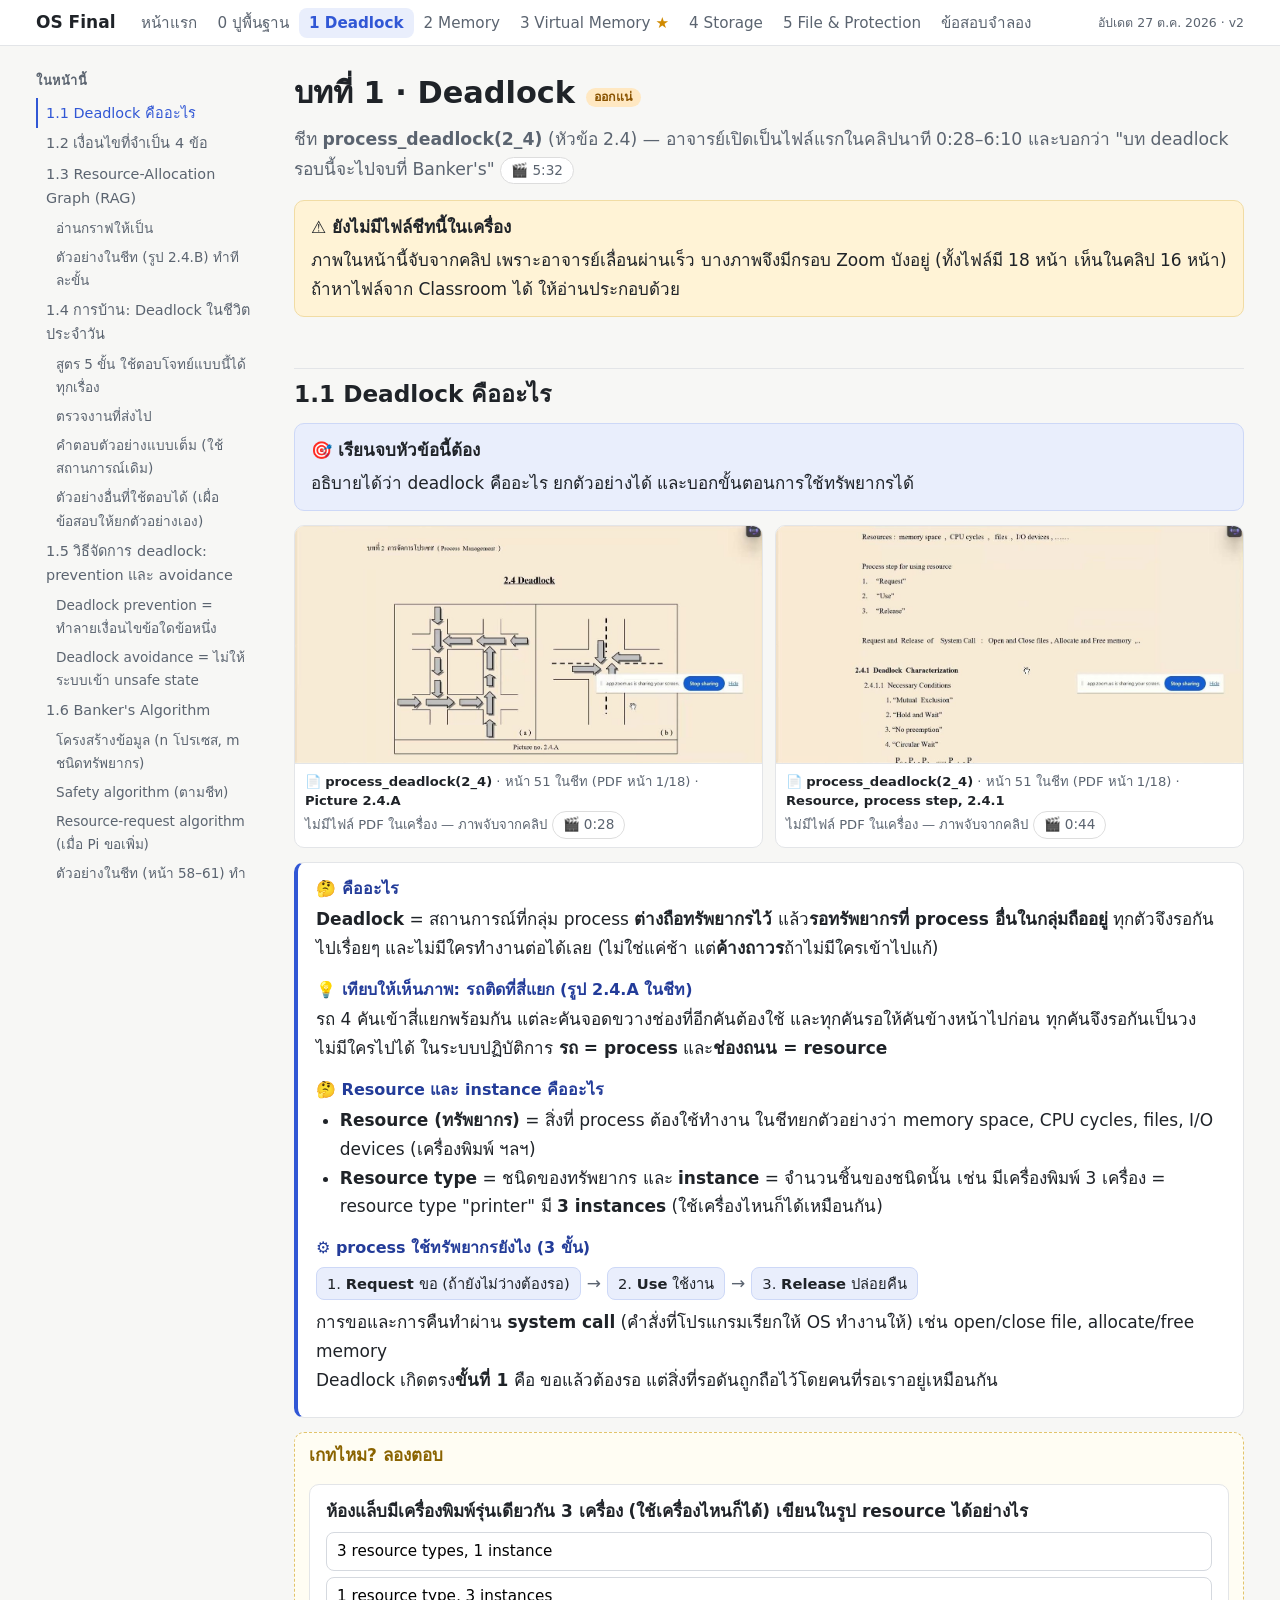
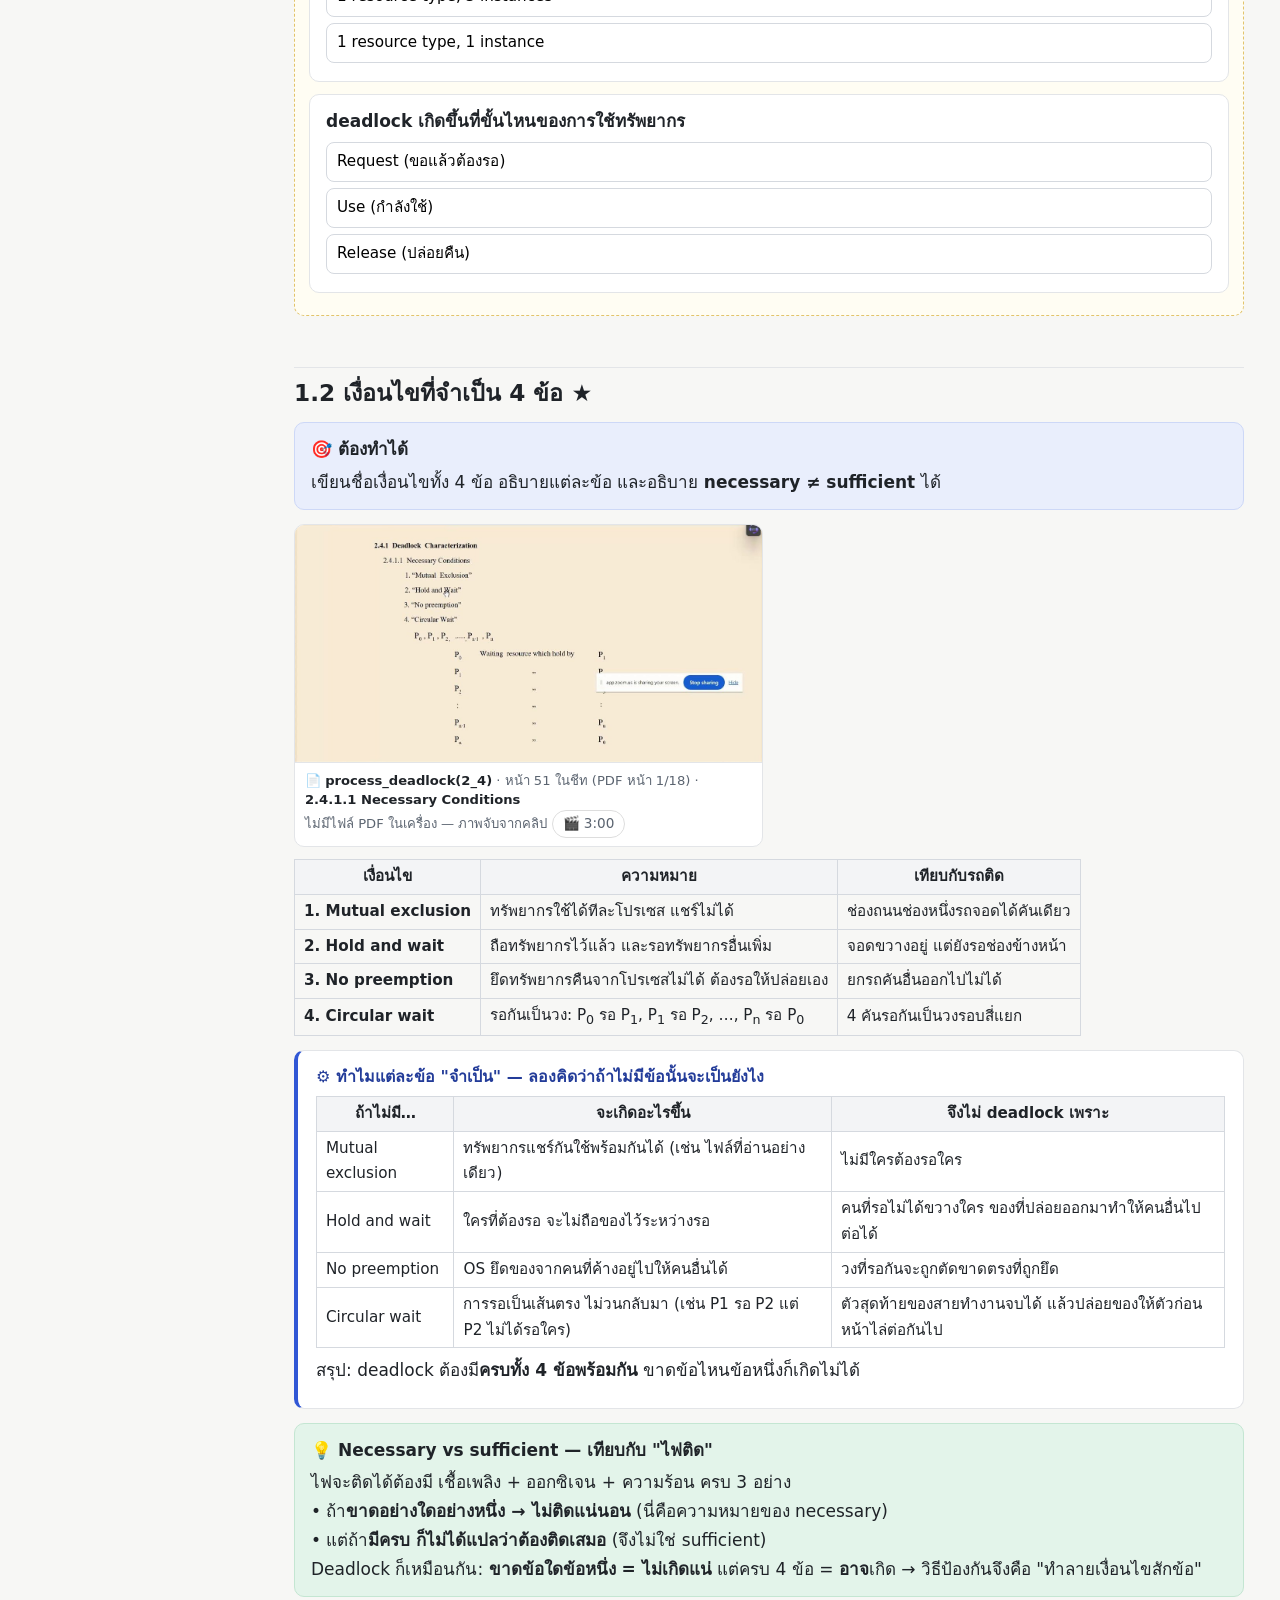
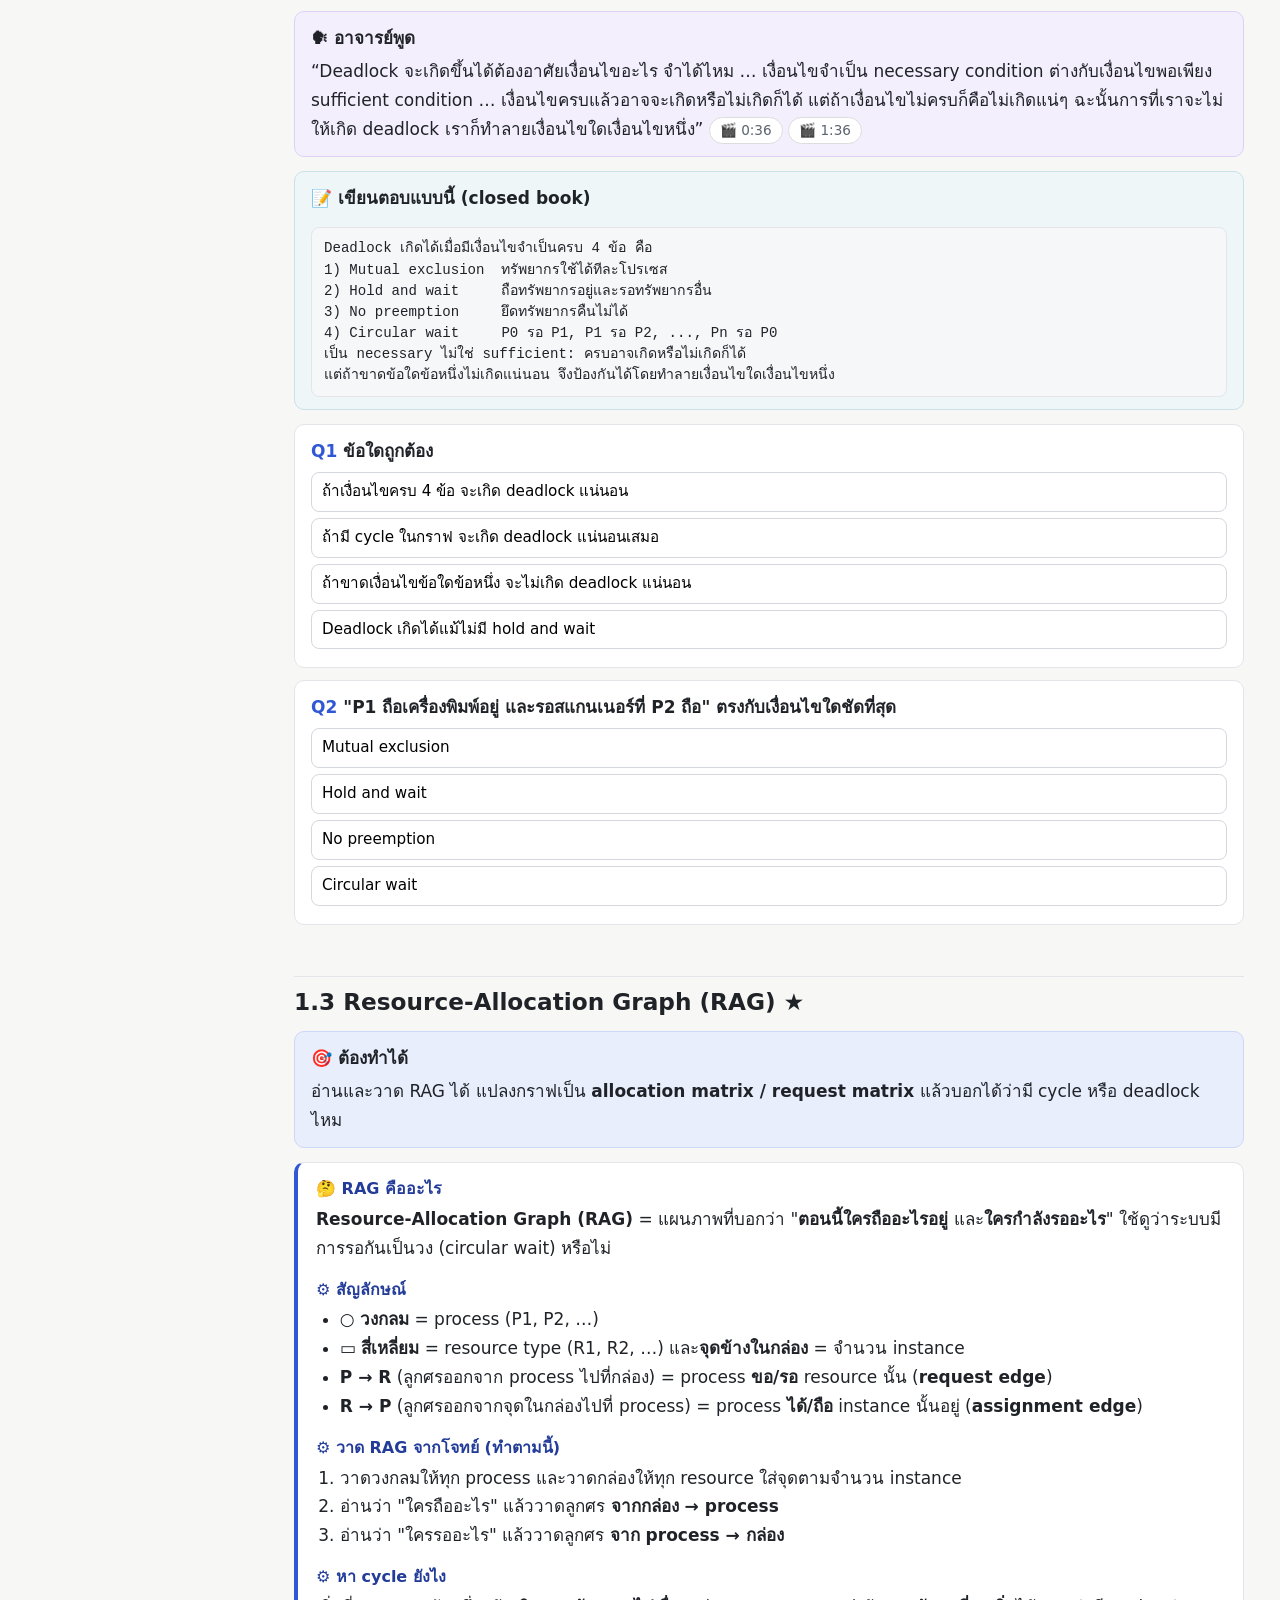
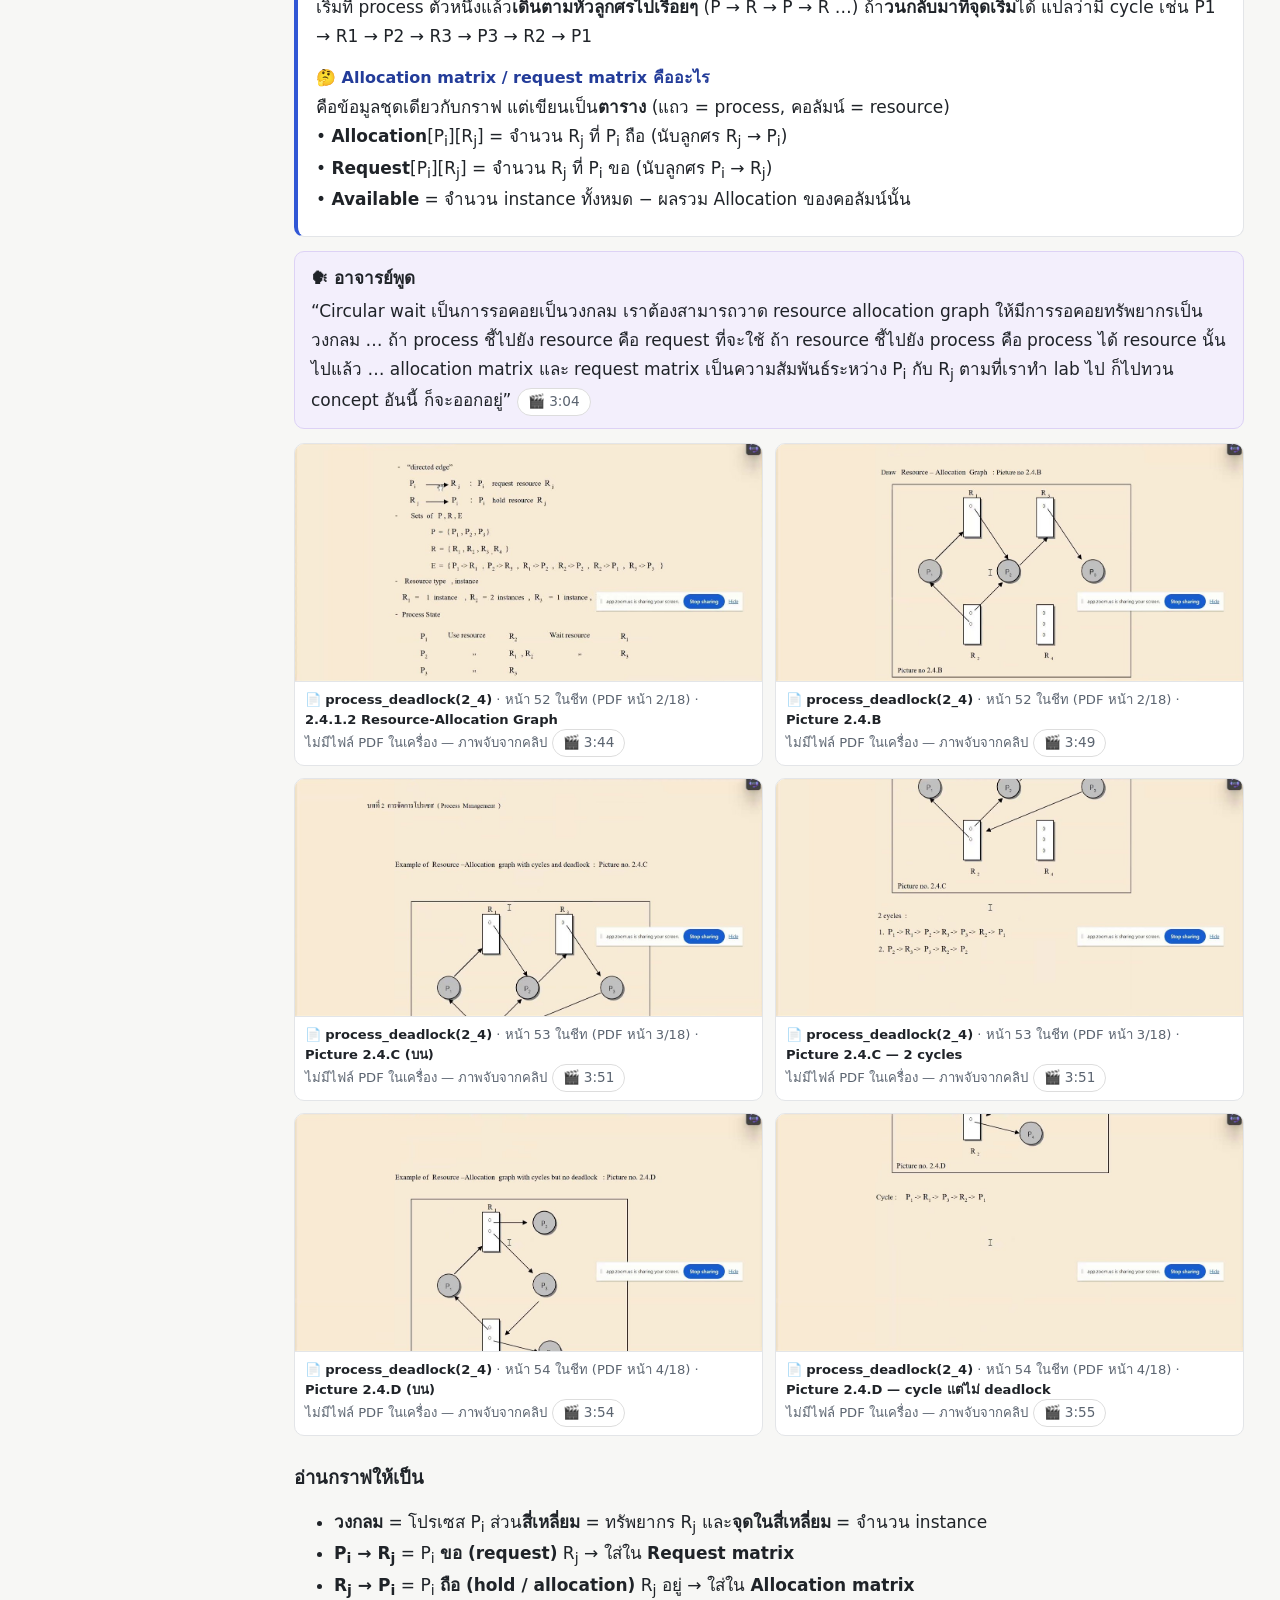
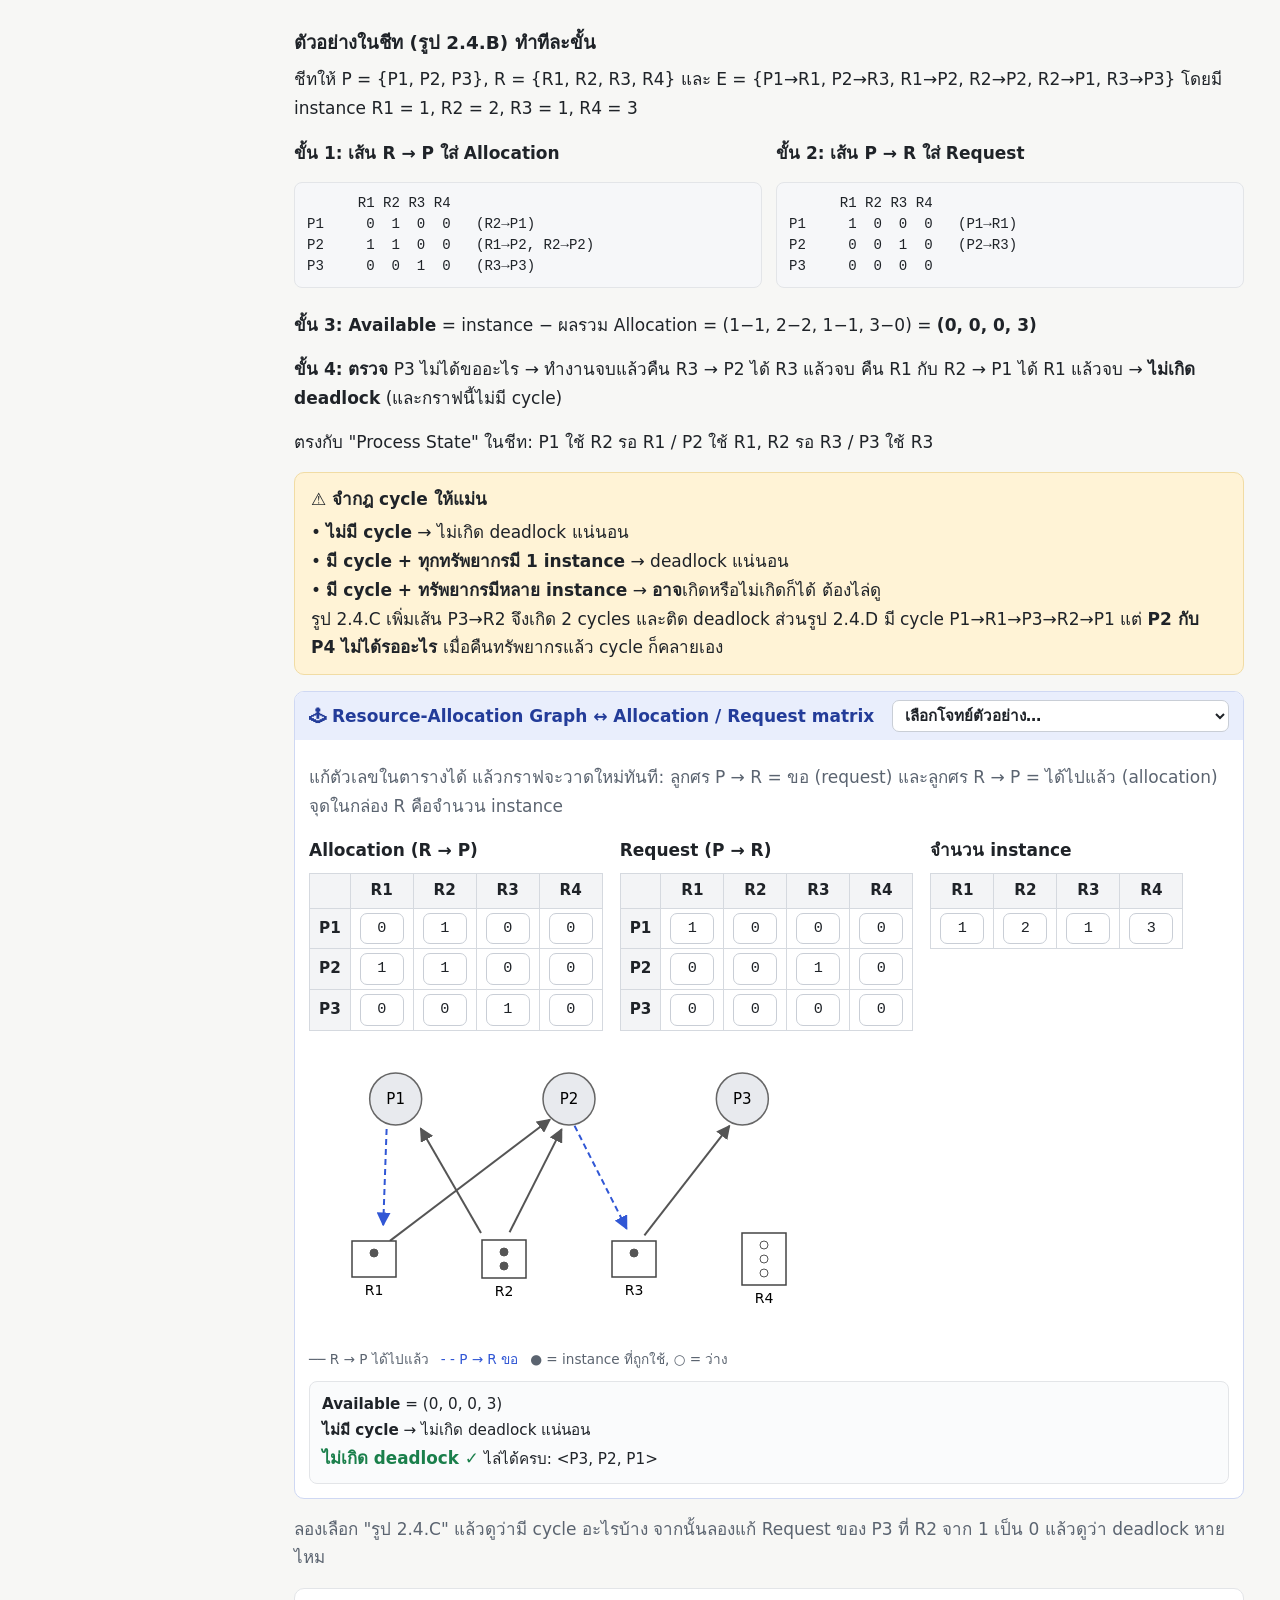
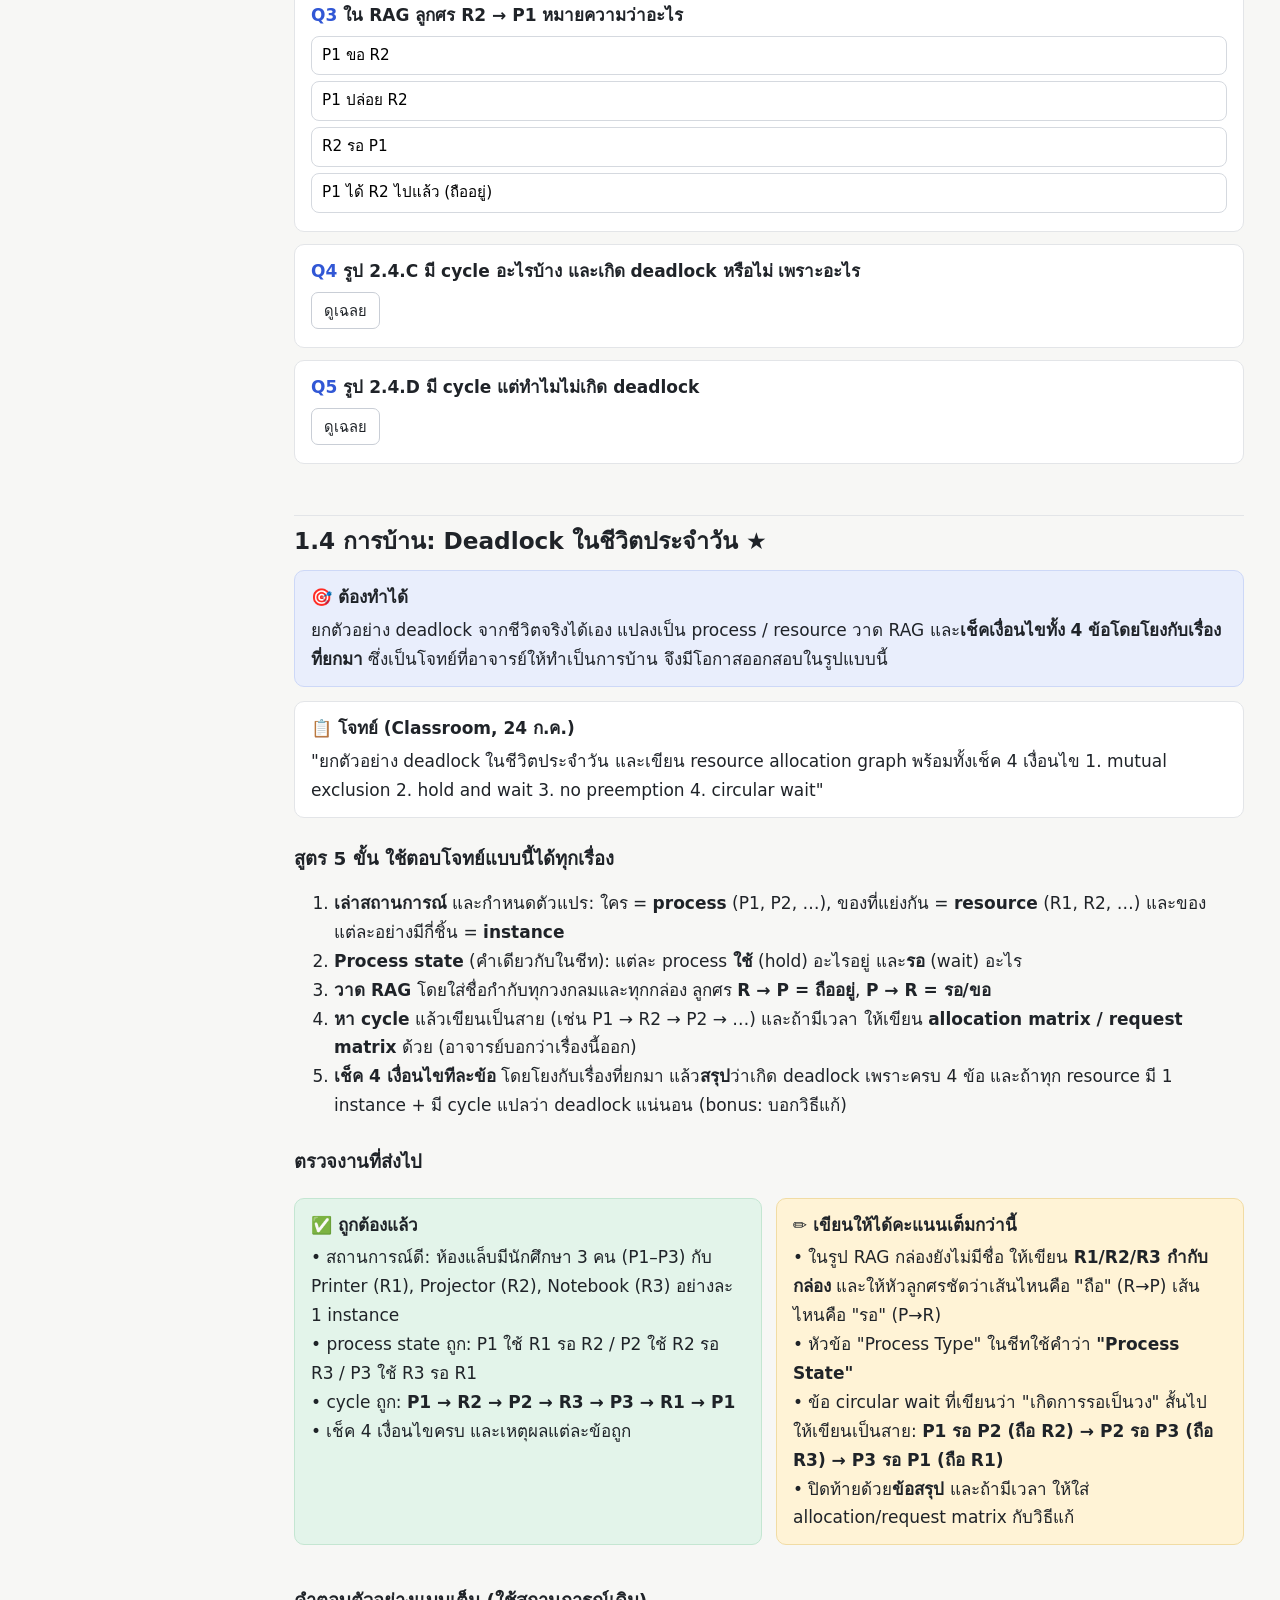
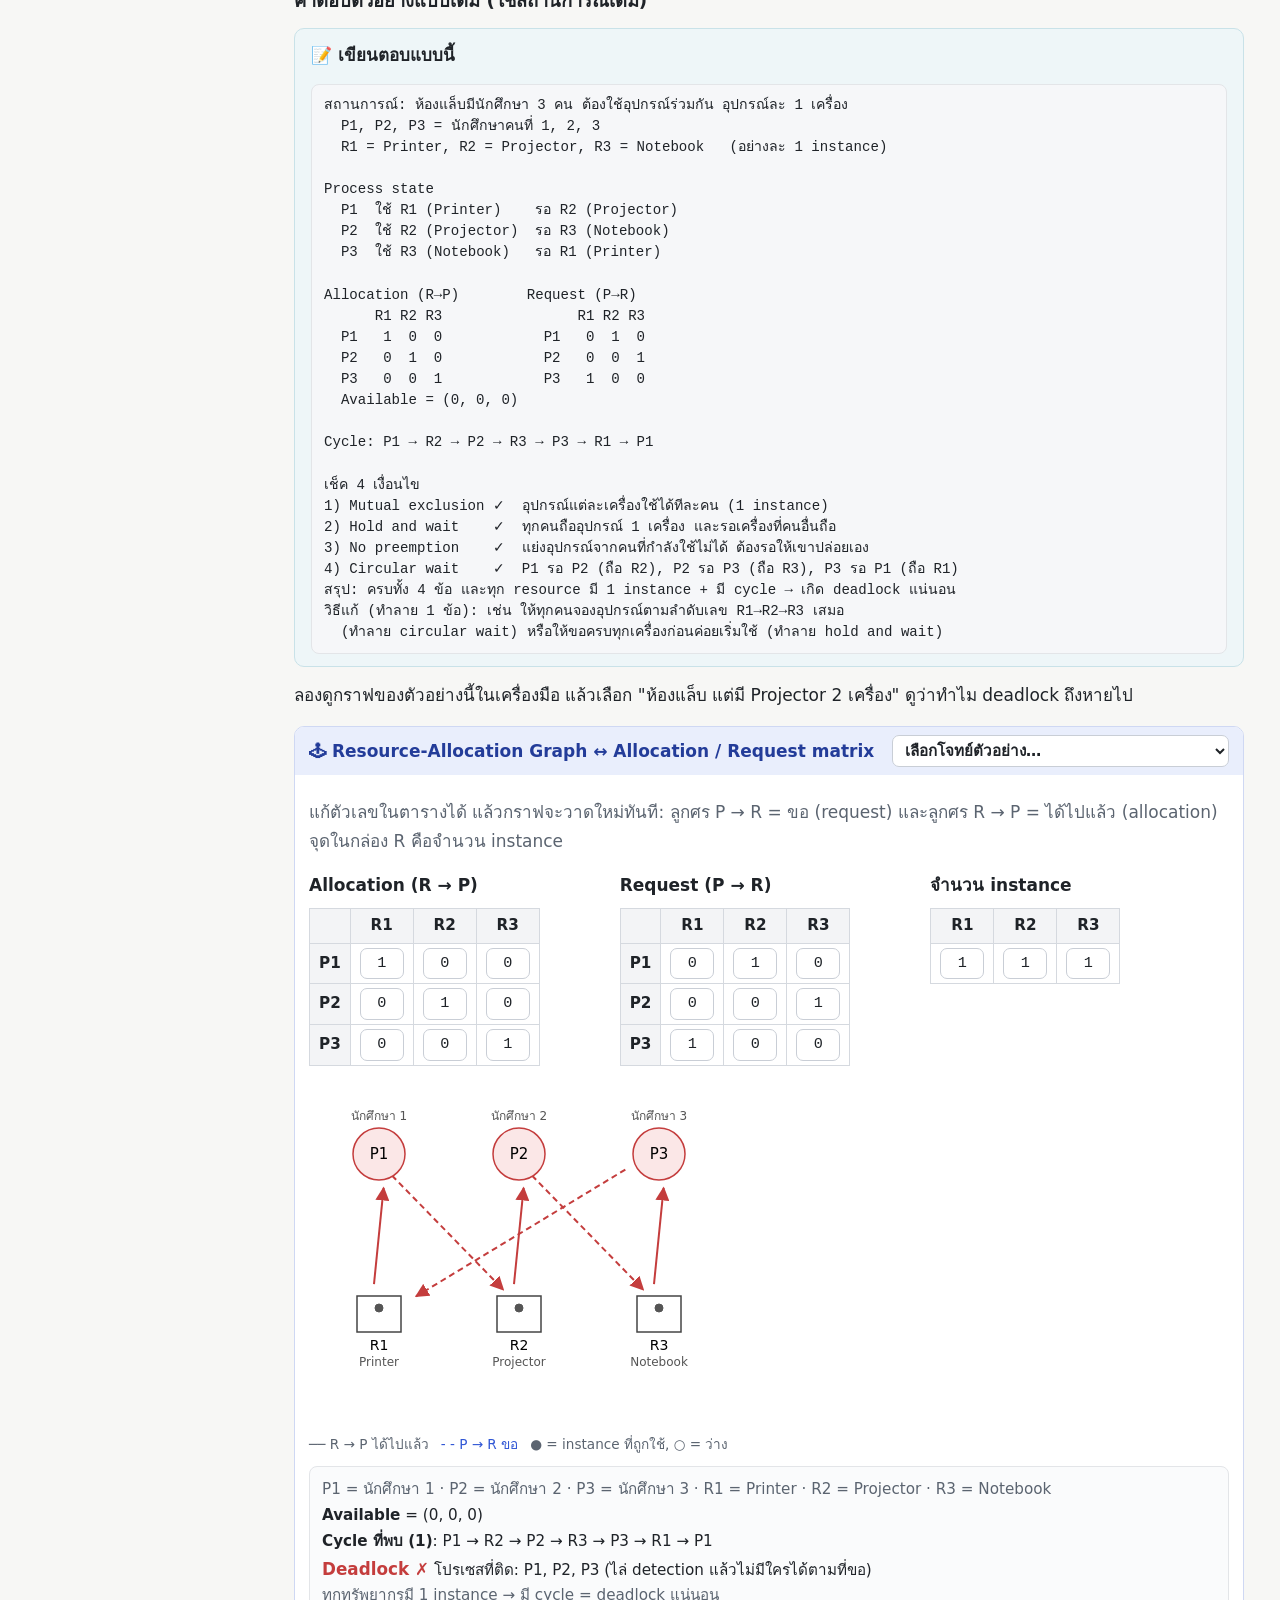
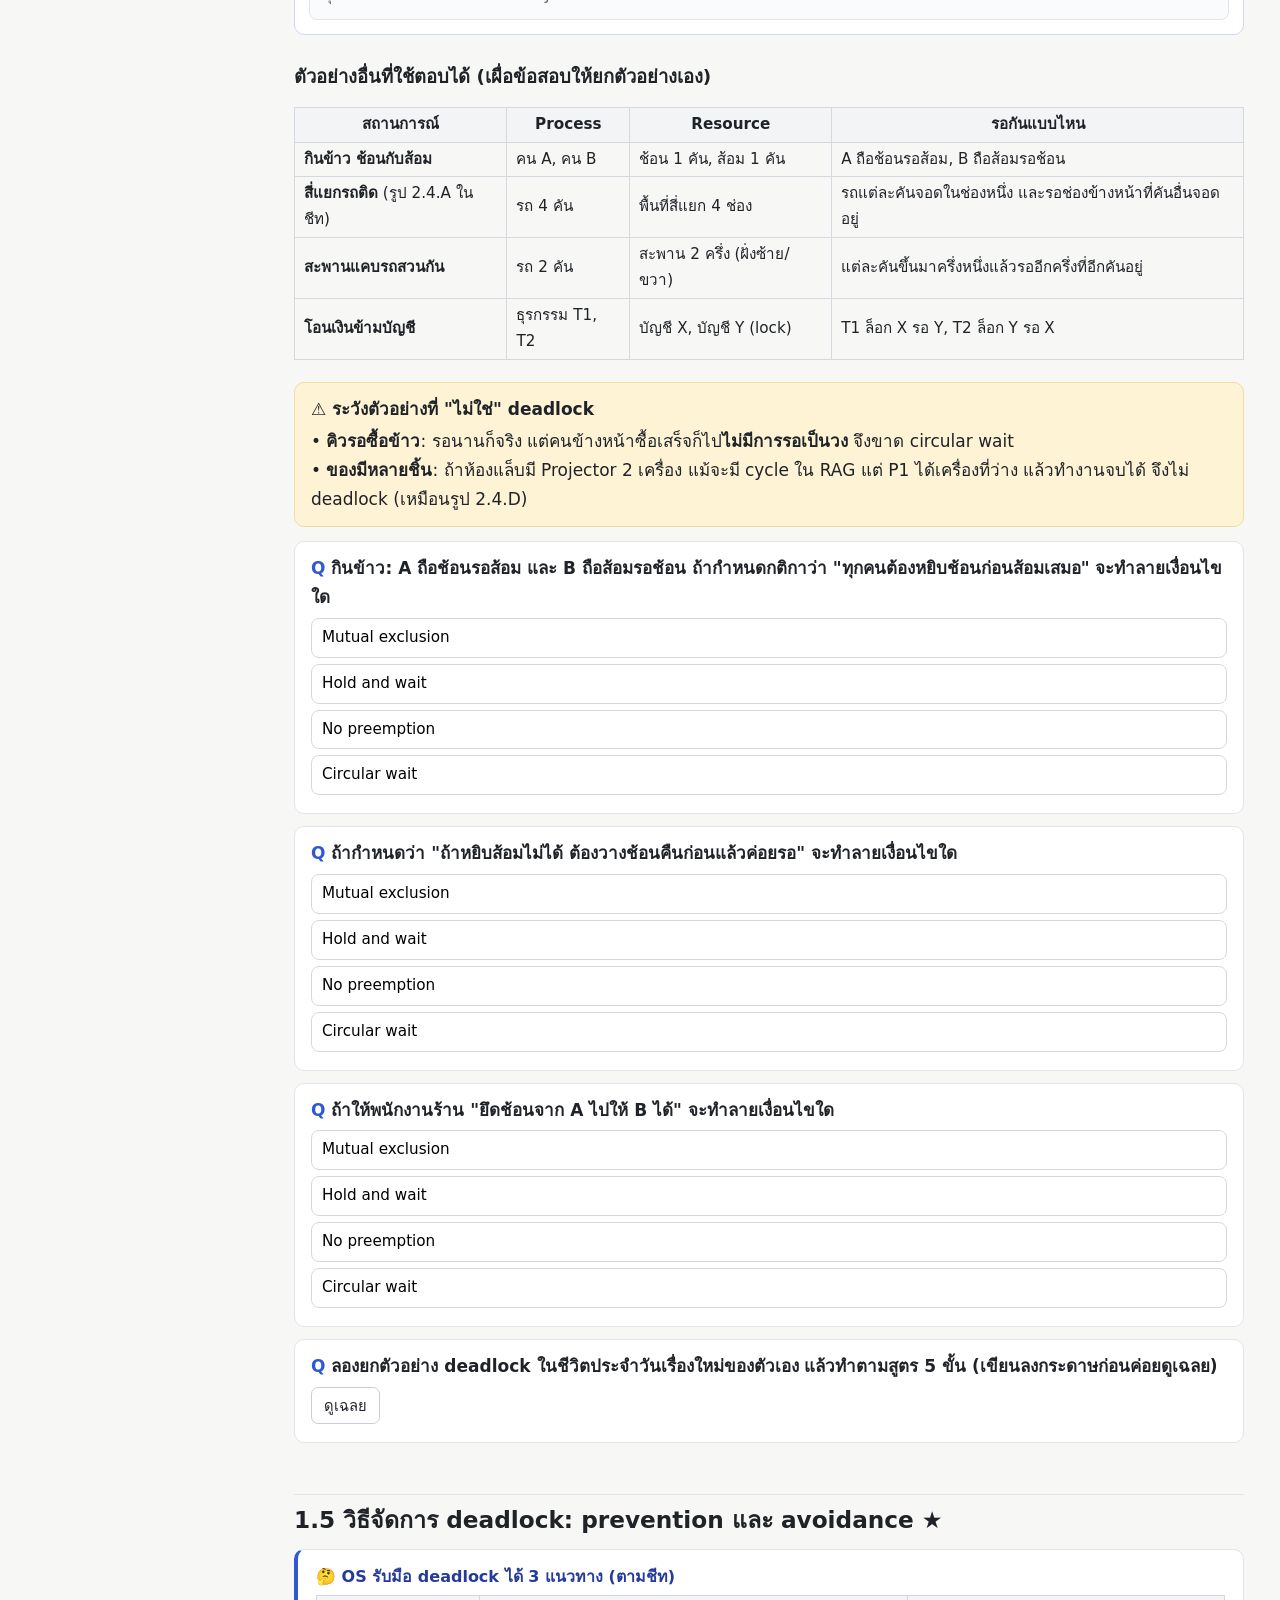
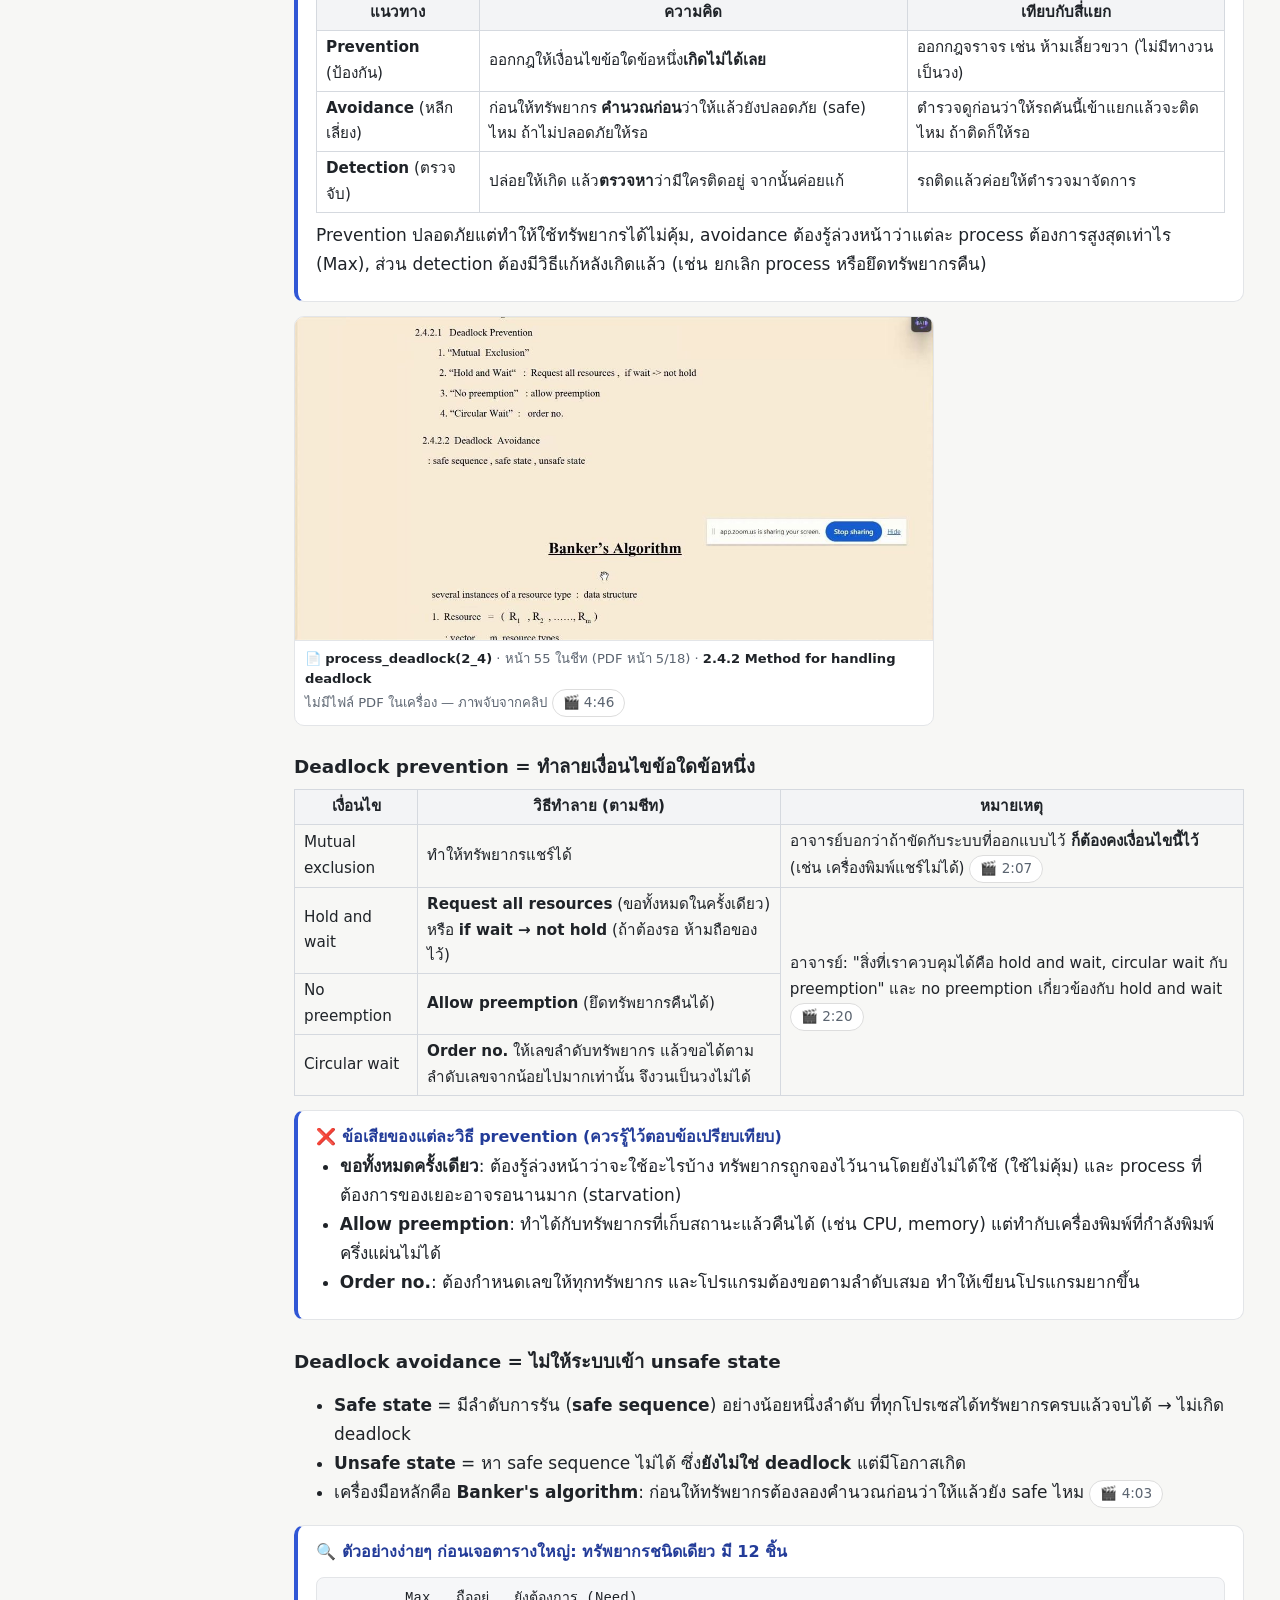
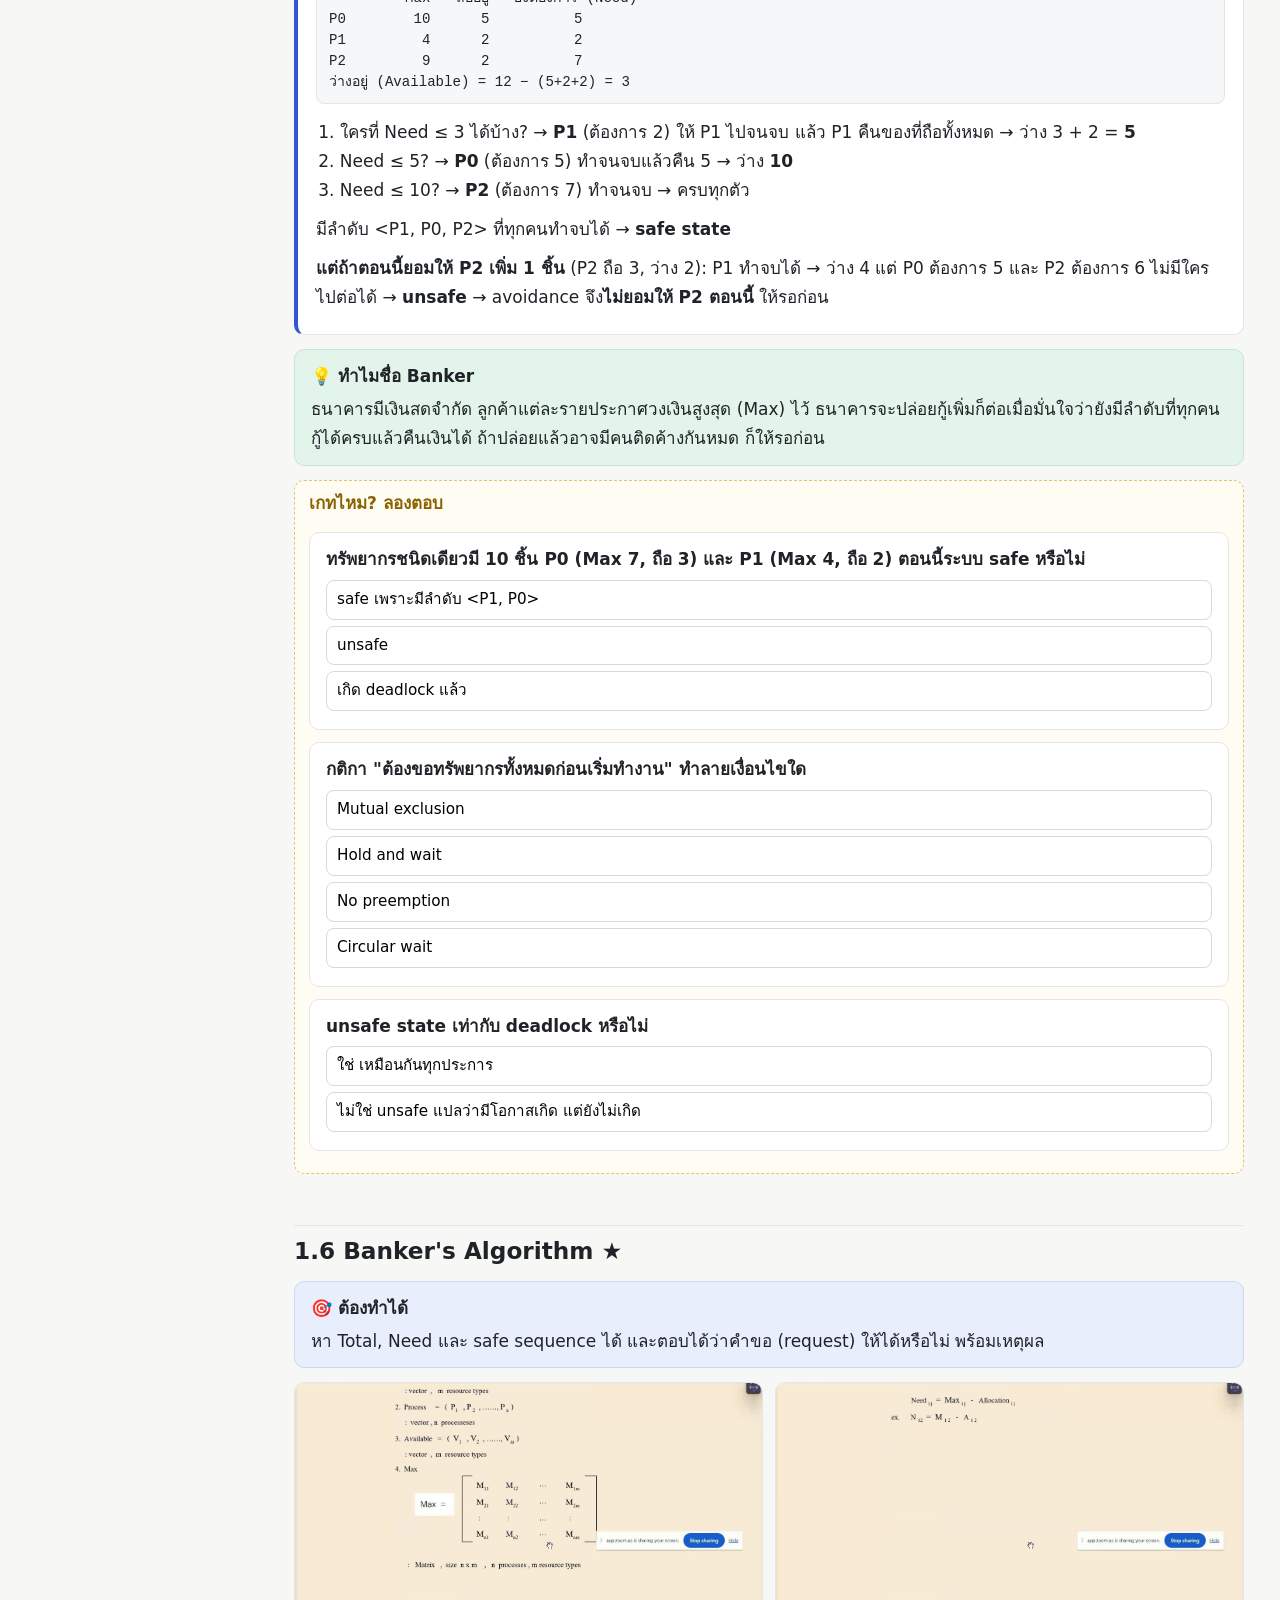
<file: deadlock.html>
<!doctype html>
<html lang="th">
<head>
<meta charset="utf-8">
<meta name="viewport" content="width=device-width, initial-scale=1">
<title>1 Deadlock — ติว OS Final</title>
<link rel="stylesheet" href="assets/style.css?v=2026102702">
</head>
<body>
<div class="wrap">
<aside class="toc"></aside>
<main>
<h1>บทที่ 1 · Deadlock <span class="tag hot">ออกแน่</span></h1>
<p class="lead">ชีท <b>process_deadlock(2_4)</b> (หัวข้อ 2.4) — อาจารย์เปิดเป็นไฟล์แรกในคลิปนาที 0:28–6:10 และบอกว่า "บท deadlock รอบนี้จะไปจบที่ Banker's" <button class="ts" data-ts="332"></button></p>
<div class="box trap"><span class="t">⚠️ ยังไม่มีไฟล์ชีทนี้ในเครื่อง</span>ภาพในหน้านี้จับจากคลิป เพราะอาจารย์เลื่อนผ่านเร็ว บางภาพจึงมีกรอบ Zoom บังอยู่ (ทั้งไฟล์มี 18 หน้า เห็นในคลิป 16 หน้า) ถ้าหาไฟล์จาก Classroom ได้ ให้อ่านประกอบด้วย</div>

<h2>1.1 Deadlock คืออะไร</h2>
<div class="box goal"><span class="t">🎯 เรียนจบหัวข้อนี้ต้อง</span>อธิบายได้ว่า deadlock คืออะไร ยกตัวอย่างได้ และบอกขั้นตอนการใช้ทรัพยากรได้</div>
<div class="slides wide">
  <figure class="slide" data-src="dl" data-page="1" data-img="dl-p01-traffic.jpg" data-fig="Picture 2.4.A" data-t="28"></figure>
  <figure class="slide" data-src="dl" data-page="1" data-img="dl-p01-cond.jpg" data-fig="Resource, process step, 2.4.1" data-t="44"></figure>
</div>
<div class="learn">
<h4>🤔 คืออะไร</h4>
<p><b>Deadlock</b> = สถานการณ์ที่กลุ่ม process <b>ต่างถือทรัพยากรไว้</b> แล้ว<b>รอทรัพยากรที่ process อื่นในกลุ่มถืออยู่</b> ทุกตัวจึงรอกันไปเรื่อยๆ และไม่มีใครทำงานต่อได้เลย (ไม่ใช่แค่ช้า แต่<b>ค้างถาวร</b>ถ้าไม่มีใครเข้าไปแก้)</p>
<h4>💡 เทียบให้เห็นภาพ: รถติดที่สี่แยก (รูป 2.4.A ในชีท)</h4>
<p>รถ 4 คันเข้าสี่แยกพร้อมกัน แต่ละคันจอดขวางช่องที่อีกคันต้องใช้ และทุกคันรอให้คันข้างหน้าไปก่อน ทุกคันจึงรอกันเป็นวง ไม่มีใครไปได้ ในระบบปฏิบัติการ <b>รถ = process</b> และ<b>ช่องถนน = resource</b></p>
<h4>🤔 Resource และ instance คืออะไร</h4>
<ul>
  <li><b>Resource (ทรัพยากร)</b> = สิ่งที่ process ต้องใช้ทำงาน ในชีทยกตัวอย่างว่า memory space, CPU cycles, files, I/O devices (เครื่องพิมพ์ ฯลฯ)</li>
  <li><b>Resource type</b> = ชนิดของทรัพยากร และ <b>instance</b> = จำนวนชิ้นของชนิดนั้น เช่น มีเครื่องพิมพ์ 3 เครื่อง = resource type "printer" มี <b>3 instances</b> (ใช้เครื่องไหนก็ได้เหมือนกัน)</li>
</ul>
<h4>⚙️ process ใช้ทรัพยากรยังไง (3 ขั้น)</h4>
<div class="flow"><span>1. <b>Request</b> ขอ (ถ้ายังไม่ว่างต้องรอ)</span><i>→</i><span>2. <b>Use</b> ใช้งาน</span><i>→</i><span>3. <b>Release</b> ปล่อยคืน</span></div>
<p>การขอและการคืนทำผ่าน <b>system call</b> (คำสั่งที่โปรแกรมเรียกให้ OS ทำงานให้) เช่น open/close file, allocate/free memory
<br>Deadlock เกิดตรง<b>ขั้นที่ 1</b> คือ ขอแล้วต้องรอ แต่สิ่งที่รอดันถูกถือไว้โดยคนที่รอเราอยู่เหมือนกัน</p>
</div>

<div class="gotit"><span class="t">เกทไหม? ลองตอบ</span>
<div class="quiz">
  <div class="q" data-type="mcq" data-answer="1"><div class="qt">ห้องแล็บมีเครื่องพิมพ์รุ่นเดียวกัน 3 เครื่อง (ใช้เครื่องไหนก็ได้) เขียนในรูป resource ได้อย่างไร</div><div class="opts"><button class="opt">3 resource types, 1 instance</button><button class="opt">1 resource type, 3 instances</button><button class="opt">1 resource type, 1 instance</button></div><div class="fb">ของชนิดเดียวกันที่ใช้แทนกันได้ = resource type เดียว ส่วนจำนวนเครื่อง = instance</div></div>
  <div class="q" data-type="mcq" data-answer="0"><div class="qt">deadlock เกิดขึ้นที่ขั้นไหนของการใช้ทรัพยากร</div><div class="opts"><button class="opt">Request (ขอแล้วต้องรอ)</button><button class="opt">Use (กำลังใช้)</button><button class="opt">Release (ปล่อยคืน)</button></div><div class="fb">process ขอทรัพยากรที่คนอื่นถืออยู่จึงต้องรอ ถ้าทุกคนรอกันเป็นวง ก็ค้างที่ขั้น request</div></div>
</div></div>
<h2>1.2 เงื่อนไขที่จำเป็น 4 ข้อ ★</h2>
<div class="box goal"><span class="t">🎯 ต้องทำได้</span>เขียนชื่อเงื่อนไขทั้ง 4 ข้อ อธิบายแต่ละข้อ และอธิบาย <b>necessary ≠ sufficient</b> ได้</div>
<div class="slides wide">
  <figure class="slide" data-src="dl" data-page="1" data-img="dl-p01-circular.jpg" data-fig="2.4.1.1 Necessary Conditions" data-t="180"></figure>
</div>
<table class="t left">
  <tr><th>เงื่อนไข</th><th>ความหมาย</th><th>เทียบกับรถติด</th></tr>
  <tr><td><b>1. Mutual exclusion</b></td><td>ทรัพยากรใช้ได้ทีละโปรเซส แชร์ไม่ได้</td><td>ช่องถนนช่องหนึ่งรถจอดได้คันเดียว</td></tr>
  <tr><td><b>2. Hold and wait</b></td><td>ถือทรัพยากรไว้แล้ว และรอทรัพยากรอื่นเพิ่ม</td><td>จอดขวางอยู่ แต่ยังรอช่องข้างหน้า</td></tr>
  <tr><td><b>3. No preemption</b></td><td>ยึดทรัพยากรคืนจากโปรเซสไม่ได้ ต้องรอให้ปล่อยเอง</td><td>ยกรถคันอื่นออกไปไม่ได้</td></tr>
  <tr><td><b>4. Circular wait</b></td><td>รอกันเป็นวง: P<sub>0</sub> รอ P<sub>1</sub>, P<sub>1</sub> รอ P<sub>2</sub>, …, P<sub>n</sub> รอ P<sub>0</sub></td><td>4 คันรอกันเป็นวงรอบสี่แยก</td></tr>
</table>
<div class="learn">
<h4>⚙️ ทำไมแต่ละข้อ "จำเป็น" — ลองคิดว่าถ้าไม่มีข้อนั้นจะเป็นยังไง</h4>
<table class="t left">
  <tr><th>ถ้าไม่มี…</th><th>จะเกิดอะไรขึ้น</th><th>จึงไม่ deadlock เพราะ</th></tr>
  <tr><td>Mutual exclusion</td><td>ทรัพยากรแชร์กันใช้พร้อมกันได้ (เช่น ไฟล์ที่อ่านอย่างเดียว)</td><td>ไม่มีใครต้องรอใคร</td></tr>
  <tr><td>Hold and wait</td><td>ใครที่ต้องรอ จะไม่ถือของไว้ระหว่างรอ</td><td>คนที่รอไม่ได้ขวางใคร ของที่ปล่อยออกมาทำให้คนอื่นไปต่อได้</td></tr>
  <tr><td>No preemption</td><td>OS ยึดของจากคนที่ค้างอยู่ไปให้คนอื่นได้</td><td>วงที่รอกันจะถูกตัดขาดตรงที่ถูกยึด</td></tr>
  <tr><td>Circular wait</td><td>การรอเป็นเส้นตรง ไม่วนกลับมา (เช่น P1 รอ P2 แต่ P2 ไม่ได้รอใคร)</td><td>ตัวสุดท้ายของสายทำงานจบได้ แล้วปล่อยของให้ตัวก่อนหน้าไล่ต่อกันไป</td></tr>
</table>
<p>สรุป: deadlock ต้องมี<b>ครบทั้ง 4 ข้อพร้อมกัน</b> ขาดข้อไหนข้อหนึ่งก็เกิดไม่ได้</p>
</div>
<div class="box idea"><span class="t">💡 Necessary vs sufficient — เทียบกับ "ไฟติด"</span>
ไฟจะติดได้ต้องมี เชื้อเพลิง + ออกซิเจน + ความร้อน ครบ 3 อย่าง
<br>• ถ้า<b>ขาดอย่างใดอย่างหนึ่ง → ไม่ติดแน่นอน</b> (นี่คือความหมายของ necessary)
<br>• แต่ถ้า<b>มีครบ ก็ไม่ได้แปลว่าต้องติดเสมอ</b> (จึงไม่ใช่ sufficient)
<br>Deadlock ก็เหมือนกัน: <b>ขาดข้อใดข้อหนึ่ง = ไม่เกิดแน่</b> แต่ครบ 4 ข้อ = <b>อาจ</b>เกิด → วิธีป้องกันจึงคือ "ทำลายเงื่อนไขสักข้อ"</div>
<div class="box prof"><span class="t">🗣 อาจารย์พูด</span>
<q>Deadlock จะเกิดขึ้นได้ต้องอาศัยเงื่อนไขอะไร จำได้ไหม … เงื่อนไขจำเป็น necessary condition ต่างกับเงื่อนไขพอเพียง sufficient condition … เงื่อนไขครบแล้วอาจจะเกิดหรือไม่เกิดก็ได้ แต่ถ้าเงื่อนไขไม่ครบก็คือไม่เกิดแน่ๆ ฉะนั้นการที่เราจะไม่ให้เกิด deadlock เราก็ทำลายเงื่อนไขใดเงื่อนไขหนึ่ง</q>
<button class="ts" data-ts="36"></button> <button class="ts" data-ts="96"></button></div>
<div class="box exam"><span class="t">📝 เขียนตอบแบบนี้ (closed book)</span>
<pre>Deadlock เกิดได้เมื่อมีเงื่อนไขจำเป็นครบ 4 ข้อ คือ
1) Mutual exclusion  ทรัพยากรใช้ได้ทีละโปรเซส
2) Hold and wait     ถือทรัพยากรอยู่และรอทรัพยากรอื่น
3) No preemption     ยึดทรัพยากรคืนไม่ได้
4) Circular wait     P0 รอ P1, P1 รอ P2, ..., Pn รอ P0
เป็น necessary ไม่ใช่ sufficient: ครบอาจเกิดหรือไม่เกิดก็ได้
แต่ถ้าขาดข้อใดข้อหนึ่งไม่เกิดแน่นอน จึงป้องกันได้โดยทำลายเงื่อนไขใดเงื่อนไขหนึ่ง</pre></div>
<div class="quiz">
  <div class="q" data-type="mcq" data-answer="2"><div class="qt"><span class="qn">Q1</span>ข้อใดถูกต้อง</div><div class="opts">
    <button class="opt">ถ้าเงื่อนไขครบ 4 ข้อ จะเกิด deadlock แน่นอน</button>
    <button class="opt">ถ้ามี cycle ในกราฟ จะเกิด deadlock แน่นอนเสมอ</button>
    <button class="opt">ถ้าขาดเงื่อนไขข้อใดข้อหนึ่ง จะไม่เกิด deadlock แน่นอน</button>
    <button class="opt">Deadlock เกิดได้แม้ไม่มี hold and wait</button></div>
    <div class="fb">เงื่อนไขทั้ง 4 เป็น <b>necessary</b> คือขาดข้อไหนก็ไม่เกิด แต่ครบแล้วไม่จำเป็นต้องเกิด ส่วน cycle จะเท่ากับ deadlock แน่นอนก็ต่อเมื่อทุกทรัพยากรมี instance เดียว</div></div>
  <div class="q" data-type="mcq" data-answer="1"><div class="qt"><span class="qn">Q2</span>"P1 ถือเครื่องพิมพ์อยู่ และรอสแกนเนอร์ที่ P2 ถือ" ตรงกับเงื่อนไขใดชัดที่สุด</div><div class="opts">
    <button class="opt">Mutual exclusion</button><button class="opt">Hold and wait</button><button class="opt">No preemption</button><button class="opt">Circular wait</button></div>
    <div class="fb">ถือ (hold) ของที่มีอยู่ แล้วรอ (wait) ของเพิ่ม = <b>hold and wait</b> แต่ถ้า P2 ก็รอเครื่องพิมพ์จาก P1 ด้วย จะกลายเป็น circular wait</div></div>
</div>

<h2>1.3 Resource-Allocation Graph (RAG) ★</h2>
<div class="box goal"><span class="t">🎯 ต้องทำได้</span>อ่านและวาด RAG ได้ แปลงกราฟเป็น <b>allocation matrix / request matrix</b> แล้วบอกได้ว่ามี cycle หรือ deadlock ไหม</div>
<div class="learn">
<h4>🤔 RAG คืออะไร</h4>
<p><b>Resource-Allocation Graph (RAG)</b> = แผนภาพที่บอกว่า "<b>ตอนนี้ใครถืออะไรอยู่</b> และ<b>ใครกำลังรออะไร</b>" ใช้ดูว่าระบบมีการรอกันเป็นวง (circular wait) หรือไม่</p>
<h4>⚙️ สัญลักษณ์</h4>
<ul>
  <li>○ <b>วงกลม</b> = process (P1, P2, …)</li>
  <li>▭ <b>สี่เหลี่ยม</b> = resource type (R1, R2, …) และ<b>จุดข้างในกล่อง</b> = จำนวน instance</li>
  <li><b>P → R</b> (ลูกศรออกจาก process ไปที่กล่อง) = process <b>ขอ/รอ</b> resource นั้น (<b>request edge</b>)</li>
  <li><b>R → P</b> (ลูกศรออกจากจุดในกล่องไปที่ process) = process <b>ได้/ถือ</b> instance นั้นอยู่ (<b>assignment edge</b>)</li>
</ul>
<h4>⚙️ วาด RAG จากโจทย์ (ทำตามนี้)</h4>
<ol>
  <li>วาดวงกลมให้ทุก process และวาดกล่องให้ทุก resource ใส่จุดตามจำนวน instance</li>
  <li>อ่านว่า "ใครถืออะไร" แล้ววาดลูกศร <b>จากกล่อง → process</b></li>
  <li>อ่านว่า "ใครรออะไร" แล้ววาดลูกศร <b>จาก process → กล่อง</b></li>
</ol>
<h4>⚙️ หา cycle ยังไง</h4>
<p>เริ่มที่ process ตัวหนึ่งแล้ว<b>เดินตามหัวลูกศรไปเรื่อยๆ</b> (P → R → P → R …) ถ้า<b>วนกลับมาที่จุดเริ่ม</b>ได้ แปลว่ามี cycle เช่น P1 → R1 → P2 → R3 → P3 → R2 → P1</p>
<h4>🤔 Allocation matrix / request matrix คืออะไร</h4>
<p>คือข้อมูลชุดเดียวกับกราฟ แต่เขียนเป็น<b>ตาราง</b> (แถว = process, คอลัมน์ = resource)
<br>• <b>Allocation</b>[P<sub>i</sub>][R<sub>j</sub>] = จำนวน R<sub>j</sub> ที่ P<sub>i</sub> ถือ (นับลูกศร R<sub>j</sub> → P<sub>i</sub>)
<br>• <b>Request</b>[P<sub>i</sub>][R<sub>j</sub>] = จำนวน R<sub>j</sub> ที่ P<sub>i</sub> ขอ (นับลูกศร P<sub>i</sub> → R<sub>j</sub>)
<br>• <b>Available</b> = จำนวน instance ทั้งหมด − ผลรวม Allocation ของคอลัมน์นั้น</p>
</div>
<div class="box prof"><span class="t">🗣 อาจารย์พูด</span>
<q>Circular wait เป็นการรอคอยเป็นวงกลม เราต้องสามารถวาด resource allocation graph ให้มีการรอคอยทรัพยากรเป็นวงกลม … ถ้า process ชี้ไปยัง resource คือ request ที่จะใช้ ถ้า resource ชี้ไปยัง process คือ process ได้ resource นั้นไปแล้ว … allocation matrix และ request matrix เป็นความสัมพันธ์ระหว่าง P<sub>i</sub> กับ R<sub>j</sub> ตามที่เราทำ lab ไป ก็ไปทวน concept อันนี้ ก็จะออกอยู่</q>
<button class="ts" data-ts="184"></button></div>
<div class="slides wide">
  <figure class="slide" data-src="dl" data-page="2" data-img="dl-p02-rag.jpg" data-fig="2.4.1.2 Resource-Allocation Graph" data-t="224"></figure>
  <figure class="slide" data-src="dl" data-page="2" data-img="dl-p02-pic24b.jpg" data-fig="Picture 2.4.B" data-t="229"></figure>
  <figure class="slide" data-src="dl" data-page="3" data-img="dl-p03-pic24c-a.jpg" data-fig="Picture 2.4.C (บน)" data-t="231"></figure>
  <figure class="slide" data-src="dl" data-page="3" data-img="dl-p03-pic24c-b.jpg" data-fig="Picture 2.4.C — 2 cycles" data-t="231"></figure>
  <figure class="slide" data-src="dl" data-page="4" data-img="dl-p04-pic24d-a.jpg" data-fig="Picture 2.4.D (บน)" data-t="234"></figure>
  <figure class="slide" data-src="dl" data-page="4" data-img="dl-p04-pic24d-b.jpg" data-fig="Picture 2.4.D — cycle แต่ไม่ deadlock" data-t="235"></figure>
</div>
<h3>อ่านกราฟให้เป็น</h3>
<ul>
  <li><b>วงกลม</b> = โปรเซส P<sub>i</sub> ส่วน<b>สี่เหลี่ยม</b> = ทรัพยากร R<sub>j</sub> และ<b>จุดในสี่เหลี่ยม</b> = จำนวน instance</li>
  <li><b>P<sub>i</sub> → R<sub>j</sub></b> = P<sub>i</sub> <b>ขอ (request)</b> R<sub>j</sub> → ใส่ใน <b>Request matrix</b></li>
  <li><b>R<sub>j</sub> → P<sub>i</sub></b> = P<sub>i</sub> <b>ถือ (hold / allocation)</b> R<sub>j</sub> อยู่ → ใส่ใน <b>Allocation matrix</b></li>
</ul>
<h3>ตัวอย่างในชีท (รูป 2.4.B) ทำทีละขั้น</h3>
<p>ชีทให้ P = {P1, P2, P3}, R = {R1, R2, R3, R4} และ E = {P1→R1, P2→R3, R1→P2, R2→P2, R2→P1, R3→P3} โดยมี instance R1 = 1, R2 = 2, R3 = 1, R4 = 3</p>
<div class="grid2">
<div><b>ขั้น 1: เส้น R → P ใส่ Allocation</b>
<pre>      R1 R2 R3 R4
P1     0  1  0  0   (R2→P1)
P2     1  1  0  0   (R1→P2, R2→P2)
P3     0  0  1  0   (R3→P3)</pre></div>
<div><b>ขั้น 2: เส้น P → R ใส่ Request</b>
<pre>      R1 R2 R3 R4
P1     1  0  0  0   (P1→R1)
P2     0  0  1  0   (P2→R3)
P3     0  0  0  0</pre></div>
</div>
<p><b>ขั้น 3: Available</b> = instance − ผลรวม Allocation = (1−1, 2−2, 1−1, 3−0) = <b>(0, 0, 0, 3)</b></p>
<p><b>ขั้น 4: ตรวจ</b> P3 ไม่ได้ขออะไร → ทำงานจบแล้วคืน R3 → P2 ได้ R3 แล้วจบ คืน R1 กับ R2 → P1 ได้ R1 แล้วจบ → <b>ไม่เกิด deadlock</b> (และกราฟนี้ไม่มี cycle)</p>
<p>ตรงกับ "Process State" ในชีท: P1 ใช้ R2 รอ R1 / P2 ใช้ R1, R2 รอ R3 / P3 ใช้ R3</p>
<div class="box trap"><span class="t">⚠️ จำกฎ cycle ให้แม่น</span>
• <b>ไม่มี cycle</b> → ไม่เกิด deadlock แน่นอน
<br>• <b>มี cycle + ทุกทรัพยากรมี 1 instance</b> → deadlock แน่นอน
<br>• <b>มี cycle + ทรัพยากรมีหลาย instance</b> → <b>อาจ</b>เกิดหรือไม่เกิดก็ได้ ต้องไล่ดู
<br>รูป 2.4.C เพิ่มเส้น P3→R2 จึงเกิด 2 cycles และติด deadlock ส่วนรูป 2.4.D มี cycle P1→R1→P3→R2→P1 แต่ <b>P2 กับ P4 ไม่ได้รออะไร</b> เมื่อคืนทรัพยากรแล้ว cycle ก็คลายเอง</div>
<div data-widget="rag" data-preset="0"></div>
<p class="muted">ลองเลือก "รูป 2.4.C" แล้วดูว่ามี cycle อะไรบ้าง จากนั้นลองแก้ Request ของ P3 ที่ R2 จาก 1 เป็น 0 แล้วดูว่า deadlock หายไหม</p>
<div class="quiz">
  <div class="q" data-type="mcq" data-answer="3"><div class="qt"><span class="qn">Q3</span>ใน RAG ลูกศร R2 → P1 หมายความว่าอะไร</div><div class="opts">
    <button class="opt">P1 ขอ R2</button><button class="opt">P1 ปล่อย R2</button><button class="opt">R2 รอ P1</button><button class="opt">P1 ได้ R2 ไปแล้ว (ถืออยู่)</button></div>
    <div class="fb">R → P = <b>allocation</b> (ได้ไปแล้ว) ส่วน P → R = request</div></div>
  <div class="q" data-type="open"><div class="qt"><span class="qn">Q4</span>รูป 2.4.C มี cycle อะไรบ้าง และเกิด deadlock หรือไม่ เพราะอะไร</div>
    <div class="ans">มี 2 cycles คือ <b>P1→R1→P2→R3→P3→R2→P1</b> และ <b>P2→R3→P3→R2→P2</b> และ<b>เกิด deadlock</b> (P1, P2, P3) เพราะ Available = (0,0,0,3) ไม่มีโปรเซสไหนได้ตามที่ขอ: P1 รอ R1 (P2 ถือ), P2 รอ R3 (P3 ถือ), P3 รอ R2 (P1 กับ P2 ถือหมด) ทุกตัวรอกันเป็นวง</div></div>
  <div class="q" data-type="open"><div class="qt"><span class="qn">Q5</span>รูป 2.4.D มี cycle แต่ทำไมไม่เกิด deadlock</div>
    <div class="ans">เพราะ R1 กับ R2 มีอย่างละ <b>2 instances</b> และมีโปรเซสนอก cycle คือ P2 (ถือ R1) กับ P4 (ถือ R2) ที่ไม่ได้รออะไร เมื่อ P4 ทำงานจบแล้วคืน R2 → P3 ได้ R2 / เมื่อ P2 จบแล้วคืน R1 → P1 ได้ R1 → ทุกตัวจบได้ cycle จึงเป็นแค่<b>เงื่อนไขจำเป็น ไม่ใช่เงื่อนไขพอเพียง</b> เมื่อทรัพยากรมีหลาย instance</div></div>
</div>

<h2>1.4 การบ้าน: Deadlock ในชีวิตประจำวัน ★</h2>
<div class="box goal"><span class="t">🎯 ต้องทำได้</span>ยกตัวอย่าง deadlock จากชีวิตจริงได้เอง แปลงเป็น process / resource วาด RAG และ<b>เช็คเงื่อนไขทั้ง 4 ข้อโดยโยงกับเรื่องที่ยกมา</b> ซึ่งเป็นโจทย์ที่อาจารย์ให้ทำเป็นการบ้าน จึงมีโอกาสออกสอบในรูปแบบนี้</div>
<div class="slides wide local-only">
  <figure class="slide" data-src="hw2" data-img="hw2-assignment.jpg" data-fig="โจทย์ใน Classroom (Jul 24, 10 points)"></figure>
  <figure class="slide" data-src="hw2ans" data-img="hw2-answer.jpg" data-fig="งานที่ส่งไป"></figure>
</div>
<div class="box"><span class="t">📋 โจทย์ (Classroom, 24 ก.ค.)</span>"ยกตัวอย่าง deadlock ในชีวิตประจำวัน และเขียน resource allocation graph พร้อมทั้งเช็ค 4 เงื่อนไข 1. mutual exclusion 2. hold and wait 3. no preemption 4. circular wait"</div>

<h3>สูตร 5 ขั้น ใช้ตอบโจทย์แบบนี้ได้ทุกเรื่อง</h3>
<ol>
  <li><b>เล่าสถานการณ์</b> และกำหนดตัวแปร: ใคร = <b>process</b> (P1, P2, …), ของที่แย่งกัน = <b>resource</b> (R1, R2, …) และของแต่ละอย่างมีกี่ชิ้น = <b>instance</b></li>
  <li><b>Process state</b> (คำเดียวกับในชีท): แต่ละ process <b>ใช้</b> (hold) อะไรอยู่ และ<b>รอ</b> (wait) อะไร</li>
  <li><b>วาด RAG</b> โดยใส่ชื่อกำกับทุกวงกลมและทุกกล่อง ลูกศร <b>R → P = ถืออยู่</b>, <b>P → R = รอ/ขอ</b></li>
  <li><b>หา cycle</b> แล้วเขียนเป็นสาย (เช่น P1 → R2 → P2 → …) และถ้ามีเวลา ให้เขียน <b>allocation matrix / request matrix</b> ด้วย (อาจารย์บอกว่าเรื่องนี้ออก)</li>
  <li><b>เช็ค 4 เงื่อนไขทีละข้อ</b> โดยโยงกับเรื่องที่ยกมา แล้ว<b>สรุป</b>ว่าเกิด deadlock เพราะครบ 4 ข้อ และถ้าทุก resource มี 1 instance + มี cycle แปลว่า deadlock แน่นอน (bonus: บอกวิธีแก้)</li>
</ol>

<h3>ตรวจงานที่ส่งไป</h3>
<div class="grid2">
  <div class="box idea"><span class="t">✅ ถูกต้องแล้ว</span>
  • สถานการณ์ดี: ห้องแล็บมีนักศึกษา 3 คน (P1–P3) กับ Printer (R1), Projector (R2), Notebook (R3) อย่างละ 1 instance
  <br>• process state ถูก: P1 ใช้ R1 รอ R2 / P2 ใช้ R2 รอ R3 / P3 ใช้ R3 รอ R1
  <br>• cycle ถูก: <b>P1 → R2 → P2 → R3 → P3 → R1 → P1</b>
  <br>• เช็ค 4 เงื่อนไขครบ และเหตุผลแต่ละข้อถูก</div>
  <div class="box trap"><span class="t">✏️ เขียนให้ได้คะแนนเต็มกว่านี้</span>
  • ในรูป RAG กล่องยังไม่มีชื่อ ให้เขียน <b>R1/R2/R3 กำกับกล่อง</b> และให้หัวลูกศรชัดว่าเส้นไหนคือ "ถือ" (R→P) เส้นไหนคือ "รอ" (P→R)
  <br>• หัวข้อ "Process Type" ในชีทใช้คำว่า <b>"Process State"</b>
  <br>• ข้อ circular wait ที่เขียนว่า "เกิดการรอเป็นวง" สั้นไป ให้เขียนเป็นสาย: <b>P1 รอ P2 (ถือ R2) → P2 รอ P3 (ถือ R3) → P3 รอ P1 (ถือ R1)</b>
  <br>• ปิดท้ายด้วย<b>ข้อสรุป</b> และถ้ามีเวลา ให้ใส่ allocation/request matrix กับวิธีแก้</div>
</div>

<h3>คำตอบตัวอย่างแบบเต็ม (ใช้สถานการณ์เดิม)</h3>
<div class="box exam"><span class="t">📝 เขียนตอบแบบนี้</span><pre>สถานการณ์: ห้องแล็บมีนักศึกษา 3 คน ต้องใช้อุปกรณ์ร่วมกัน อุปกรณ์ละ 1 เครื่อง
  P1, P2, P3 = นักศึกษาคนที่ 1, 2, 3
  R1 = Printer, R2 = Projector, R3 = Notebook   (อย่างละ 1 instance)

Process state
  P1  ใช้ R1 (Printer)    รอ R2 (Projector)
  P2  ใช้ R2 (Projector)  รอ R3 (Notebook)
  P3  ใช้ R3 (Notebook)   รอ R1 (Printer)

Allocation (R→P)        Request (P→R)
      R1 R2 R3                R1 R2 R3
  P1   1  0  0            P1   0  1  0
  P2   0  1  0            P2   0  0  1
  P3   0  0  1            P3   1  0  0
  Available = (0, 0, 0)

Cycle: P1 → R2 → P2 → R3 → P3 → R1 → P1

เช็ค 4 เงื่อนไข
1) Mutual exclusion ✓  อุปกรณ์แต่ละเครื่องใช้ได้ทีละคน (1 instance)
2) Hold and wait    ✓  ทุกคนถืออุปกรณ์ 1 เครื่อง และรอเครื่องที่คนอื่นถือ
3) No preemption    ✓  แย่งอุปกรณ์จากคนที่กำลังใช้ไม่ได้ ต้องรอให้เขาปล่อยเอง
4) Circular wait    ✓  P1 รอ P2 (ถือ R2), P2 รอ P3 (ถือ R3), P3 รอ P1 (ถือ R1)
สรุป: ครบทั้ง 4 ข้อ และทุก resource มี 1 instance + มี cycle → เกิด deadlock แน่นอน
วิธีแก้ (ทำลาย 1 ข้อ): เช่น ให้ทุกคนจองอุปกรณ์ตามลำดับเลข R1→R2→R3 เสมอ
  (ทำลาย circular wait) หรือให้ขอครบทุกเครื่องก่อนค่อยเริ่มใช้ (ทำลาย hold and wait)</pre></div>
<p>ลองดูกราฟของตัวอย่างนี้ในเครื่องมือ แล้วเลือก "ห้องแล็บ แต่มี Projector 2 เครื่อง" ดูว่าทำไม deadlock ถึงหายไป</p>
<div data-widget="rag" data-preset="3"></div>

<h3>ตัวอย่างอื่นที่ใช้ตอบได้ (เผื่อข้อสอบให้ยกตัวอย่างเอง)</h3>
<div class="tblwrap">
<table class="t left">
  <tr><th>สถานการณ์</th><th>Process</th><th>Resource</th><th>รอกันแบบไหน</th></tr>
  <tr><td><b>กินข้าว ช้อนกับส้อม</b></td><td>คน A, คน B</td><td>ช้อน 1 คัน, ส้อม 1 คัน</td><td>A ถือช้อนรอส้อม, B ถือส้อมรอช้อน</td></tr>
  <tr><td><b>สี่แยกรถติด</b> (รูป 2.4.A ในชีท)</td><td>รถ 4 คัน</td><td>พื้นที่สี่แยก 4 ช่อง</td><td>รถแต่ละคันจอดในช่องหนึ่ง และรอช่องข้างหน้าที่คันอื่นจอดอยู่</td></tr>
  <tr><td><b>สะพานแคบรถสวนกัน</b></td><td>รถ 2 คัน</td><td>สะพาน 2 ครึ่ง (ฝั่งซ้าย/ขวา)</td><td>แต่ละคันขึ้นมาครึ่งหนึ่งแล้วรออีกครึ่งที่อีกคันอยู่</td></tr>
  <tr><td><b>โอนเงินข้ามบัญชี</b></td><td>ธุรกรรม T1, T2</td><td>บัญชี X, บัญชี Y (lock)</td><td>T1 ล็อก X รอ Y, T2 ล็อก Y รอ X</td></tr>
</table>
</div>
<div class="box trap"><span class="t">⚠️ ระวังตัวอย่างที่ "ไม่ใช่" deadlock</span>
• <b>คิวรอซื้อข้าว</b>: รอนานก็จริง แต่คนข้างหน้าซื้อเสร็จก็ไป<b>ไม่มีการรอเป็นวง</b> จึงขาด circular wait
<br>• <b>ของมีหลายชิ้น</b>: ถ้าห้องแล็บมี Projector 2 เครื่อง แม้จะมี cycle ใน RAG แต่ P1 ได้เครื่องที่ว่าง แล้วทำงานจบได้ จึงไม่ deadlock (เหมือนรูป 2.4.D)</div>
<div class="quiz">
  <div class="q" data-type="mcq" data-answer="3"><div class="qt"><span class="qn">Q</span>กินข้าว: A ถือช้อนรอส้อม และ B ถือส้อมรอช้อน ถ้ากำหนดกติกาว่า "ทุกคนต้องหยิบช้อนก่อนส้อมเสมอ" จะทำลายเงื่อนไขใด</div><div class="opts">
    <button class="opt">Mutual exclusion</button><button class="opt">Hold and wait</button><button class="opt">No preemption</button><button class="opt">Circular wait</button></div>
    <div class="fb">กำหนดลำดับการขอทรัพยากร (order no.) ทำให้รอกันเป็นวงไม่ได้ จึงทำลาย <b>circular wait</b> เพราะคนที่ได้ช้อนแล้วเท่านั้นถึงจะขอส้อมได้</div></div>
  <div class="q" data-type="mcq" data-answer="1"><div class="qt"><span class="qn">Q</span>ถ้ากำหนดว่า "ถ้าหยิบส้อมไม่ได้ ต้องวางช้อนคืนก่อนแล้วค่อยรอ" จะทำลายเงื่อนไขใด</div><div class="opts">
    <button class="opt">Mutual exclusion</button><button class="opt">Hold and wait</button><button class="opt">No preemption</button><button class="opt">Circular wait</button></div>
    <div class="fb">ตรงกับชีท "if wait → not hold" คือรอได้แต่ห้ามถือของไว้ จึงทำลาย <b>hold and wait</b></div></div>
  <div class="q" data-type="mcq" data-answer="2"><div class="qt"><span class="qn">Q</span>ถ้าให้พนักงานร้าน "ยึดช้อนจาก A ไปให้ B ได้" จะทำลายเงื่อนไขใด</div><div class="opts">
    <button class="opt">Mutual exclusion</button><button class="opt">Hold and wait</button><button class="opt">No preemption</button><button class="opt">Circular wait</button></div>
    <div class="fb">ยึดทรัพยากรคืนจากคนที่ถืออยู่ได้ = allow preemption จึงทำลาย <b>no preemption</b></div></div>
  <div class="q" data-type="open"><div class="qt"><span class="qn">Q</span>ลองยกตัวอย่าง deadlock ในชีวิตประจำวัน<b>เรื่องใหม่</b>ของตัวเอง แล้วทำตามสูตร 5 ขั้น (เขียนลงกระดาษก่อนค่อยดูเฉลย)</div>
    <div class="ans">ตัวอย่าง: <b>สะพานแคบ</b> P1 = รถฝั่งซ้าย, P2 = รถฝั่งขวา, R1 = สะพานครึ่งซ้าย, R2 = สะพานครึ่งขวา (อย่างละ 1)
    <br>Process state: P1 ใช้ R1 รอ R2 / P2 ใช้ R2 รอ R1 → cycle P1 → R2 → P2 → R1 → P1
    <br>ME ✓ (ครึ่งสะพานรถอยู่ได้ทีละคัน) · Hold &amp; wait ✓ (อยู่บนครึ่งหนึ่งแล้วรออีกครึ่ง) · No preemption ✓ (ยกรถออกไม่ได้ ต้องถอยเอง) · Circular wait ✓ (P1 รอ P2, P2 รอ P1)
    <br>สรุป: ครบ 4 ข้อ + 1 instance + มี cycle → deadlock แน่นอน วิธีแก้คือติดไฟจราจรให้ขึ้นได้ทีละฝั่ง (ขอทั้งสะพานในครั้งเดียว = ทำลาย hold and wait)
    <br>ตรวจงานตัวเองโดยดูว่า <b>(1)</b> มีการรอเป็นวงจริงไหม <b>(2)</b> ทุกข้อโยงกับเรื่องที่ยกมาไหม <b>(3)</b> RAG ใส่ชื่อและทิศลูกศรถูกไหม</div></div>
</div>

<h2>1.5 วิธีจัดการ deadlock: prevention และ avoidance ★</h2>
<div class="learn">
<h4>🤔 OS รับมือ deadlock ได้ 3 แนวทาง (ตามชีท)</h4>
<table class="t left">
  <tr><th>แนวทาง</th><th>ความคิด</th><th>เทียบกับสี่แยก</th></tr>
  <tr><td><b>Prevention</b> (ป้องกัน)</td><td>ออกกฎให้เงื่อนไขข้อใดข้อหนึ่ง<b>เกิดไม่ได้เลย</b></td><td>ออกกฎจราจร เช่น ห้ามเลี้ยวขวา (ไม่มีทางวนเป็นวง)</td></tr>
  <tr><td><b>Avoidance</b> (หลีกเลี่ยง)</td><td>ก่อนให้ทรัพยากร <b>คำนวณก่อน</b>ว่าให้แล้วยังปลอดภัย (safe) ไหม ถ้าไม่ปลอดภัยให้รอ</td><td>ตำรวจดูก่อนว่าให้รถคันนี้เข้าแยกแล้วจะติดไหม ถ้าติดก็ให้รอ</td></tr>
  <tr><td><b>Detection</b> (ตรวจจับ)</td><td>ปล่อยให้เกิด แล้ว<b>ตรวจหา</b>ว่ามีใครติดอยู่ จากนั้นค่อยแก้</td><td>รถติดแล้วค่อยให้ตำรวจมาจัดการ</td></tr>
</table>
<p>Prevention ปลอดภัยแต่ทำให้ใช้ทรัพยากรได้ไม่คุ้ม, avoidance ต้องรู้ล่วงหน้าว่าแต่ละ process ต้องการสูงสุดเท่าไร (Max), ส่วน detection ต้องมีวิธีแก้หลังเกิดแล้ว (เช่น ยกเลิก process หรือยึดทรัพยากรคืน)</p>
</div>
<div class="slides one">
  <figure class="slide" data-src="dl" data-page="5" data-img="dl-p05-methods.jpg" data-fig="2.4.2 Method for handling deadlock" data-t="286"></figure>
</div>
<h3>Deadlock prevention = ทำลายเงื่อนไขข้อใดข้อหนึ่ง</h3>
<table class="t left">
  <tr><th>เงื่อนไข</th><th>วิธีทำลาย (ตามชีท)</th><th>หมายเหตุ</th></tr>
  <tr><td>Mutual exclusion</td><td>ทำให้ทรัพยากรแชร์ได้</td><td>อาจารย์บอกว่าถ้าขัดกับระบบที่ออกแบบไว้ <b>ก็ต้องคงเงื่อนไขนี้ไว้</b> (เช่น เครื่องพิมพ์แชร์ไม่ได้) <button class="ts" data-ts="127"></button></td></tr>
  <tr><td>Hold and wait</td><td><b>Request all resources</b> (ขอทั้งหมดในครั้งเดียว) หรือ <b>if wait → not hold</b> (ถ้าต้องรอ ห้ามถือของไว้)</td><td rowspan="3">อาจารย์: "สิ่งที่เราควบคุมได้คือ hold and wait, circular wait กับ preemption" และ no preemption เกี่ยวข้องกับ hold and wait <button class="ts" data-ts="140"></button></td></tr>
  <tr><td>No preemption</td><td><b>Allow preemption</b> (ยึดทรัพยากรคืนได้)</td></tr>
  <tr><td>Circular wait</td><td><b>Order no.</b> ให้เลขลำดับทรัพยากร แล้วขอได้ตามลำดับเลขจากน้อยไปมากเท่านั้น จึงวนเป็นวงไม่ได้</td></tr>
</table>
<div class="learn">
<h4>❌ ข้อเสียของแต่ละวิธี prevention (ควรรู้ไว้ตอบข้อเปรียบเทียบ)</h4>
<ul>
  <li><b>ขอทั้งหมดครั้งเดียว</b>: ต้องรู้ล่วงหน้าว่าจะใช้อะไรบ้าง ทรัพยากรถูกจองไว้นานโดยยังไม่ได้ใช้ (ใช้ไม่คุ้ม) และ process ที่ต้องการของเยอะอาจรอนานมาก (starvation)</li>
  <li><b>Allow preemption</b>: ทำได้กับทรัพยากรที่เก็บสถานะแล้วคืนได้ (เช่น CPU, memory) แต่ทำกับเครื่องพิมพ์ที่กำลังพิมพ์ครึ่งแผ่นไม่ได้</li>
  <li><b>Order no.</b>: ต้องกำหนดเลขให้ทุกทรัพยากร และโปรแกรมต้องขอตามลำดับเสมอ ทำให้เขียนโปรแกรมยากขึ้น</li>
</ul>
</div>
<h3>Deadlock avoidance = ไม่ให้ระบบเข้า unsafe state</h3>
<ul>
  <li><b>Safe state</b> = มีลำดับการรัน (<b>safe sequence</b>) อย่างน้อยหนึ่งลำดับ ที่ทุกโปรเซสได้ทรัพยากรครบแล้วจบได้ → ไม่เกิด deadlock</li>
  <li><b>Unsafe state</b> = หา safe sequence ไม่ได้ ซึ่ง<b>ยังไม่ใช่ deadlock</b> แต่มีโอกาสเกิด</li>
  <li>เครื่องมือหลักคือ <b>Banker's algorithm</b>: ก่อนให้ทรัพยากรต้องลองคำนวณก่อนว่าให้แล้วยัง safe ไหม <button class="ts" data-ts="243"></button></li>
</ul>
<div class="learn">
<h4>🔍 ตัวอย่างง่ายๆ ก่อนเจอตารางใหญ่: ทรัพยากรชนิดเดียว มี 12 ชิ้น</h4>
<pre>         Max   ถืออยู่   ยังต้องการ (Need)
P0        10      5          5
P1         4      2          2
P2         9      2          7
ว่างอยู่ (Available) = 12 − (5+2+2) = 3</pre>
<ol>
  <li>ใครที่ Need ≤ 3 ได้บ้าง? → <b>P1</b> (ต้องการ 2) ให้ P1 ไปจนจบ แล้ว P1 คืนของที่ถือทั้งหมด → ว่าง 3 + 2 = <b>5</b></li>
  <li>Need ≤ 5? → <b>P0</b> (ต้องการ 5) ทำจนจบแล้วคืน 5 → ว่าง <b>10</b></li>
  <li>Need ≤ 10? → <b>P2</b> (ต้องการ 7) ทำจนจบ → ครบทุกตัว</li>
</ol>
<p>มีลำดับ &lt;P1, P0, P2&gt; ที่ทุกคนทำจบได้ → <b>safe state</b></p>
<p><b>แต่ถ้าตอนนี้ยอมให้ P2 เพิ่ม 1 ชิ้น</b> (P2 ถือ 3, ว่าง 2): P1 ทำจบได้ → ว่าง 4 แต่ P0 ต้องการ 5 และ P2 ต้องการ 6 ไม่มีใครไปต่อได้ → <b>unsafe</b> → avoidance จึง<b>ไม่ยอมให้ P2 ตอนนี้</b> ให้รอก่อน</p>
</div>
<div class="box idea"><span class="t">💡 ทำไมชื่อ Banker</span>ธนาคารมีเงินสดจำกัด ลูกค้าแต่ละรายประกาศวงเงินสูงสุด (Max) ไว้ ธนาคารจะปล่อยกู้เพิ่มก็ต่อเมื่อมั่นใจว่ายังมีลำดับที่ทุกคนกู้ได้ครบแล้วคืนเงินได้ ถ้าปล่อยแล้วอาจมีคนติดค้างกันหมด ก็ให้รอก่อน</div>

<div class="gotit"><span class="t">เกทไหม? ลองตอบ</span>
<div class="quiz">
  <div class="q" data-type="mcq" data-answer="0"><div class="qt">ทรัพยากรชนิดเดียวมี 10 ชิ้น P0 (Max 7, ถือ 3) และ P1 (Max 4, ถือ 2) ตอนนี้ระบบ safe หรือไม่</div><div class="opts"><button class="opt">safe เพราะมีลำดับ &lt;P1, P0&gt;</button><button class="opt">unsafe</button><button class="opt">เกิด deadlock แล้ว</button></div><div class="fb">ว่าง = 10 − 5 = 5 · P1 ต้องการอีก 2 ≤ 5 → ทำจบแล้วคืน 2 → ว่าง 7 · P0 ต้องการอีก 4 ≤ 7 → จบได้ จึง safe</div></div>
  <div class="q" data-type="mcq" data-answer="1"><div class="qt">กติกา "ต้องขอทรัพยากรทั้งหมดก่อนเริ่มทำงาน" ทำลายเงื่อนไขใด</div><div class="opts"><button class="opt">Mutual exclusion</button><button class="opt">Hold and wait</button><button class="opt">No preemption</button><button class="opt">Circular wait</button></div><div class="fb">ถ้าได้ครบตั้งแต่แรกก็ไม่ต้องถือของไว้แล้วรอของเพิ่ม (request all resources)</div></div>
  <div class="q" data-type="mcq" data-answer="1"><div class="qt">unsafe state เท่ากับ deadlock หรือไม่</div><div class="opts"><button class="opt">ใช่ เหมือนกันทุกประการ</button><button class="opt">ไม่ใช่ unsafe แปลว่ามีโอกาสเกิด แต่ยังไม่เกิด</button></div><div class="fb">unsafe = หา safe sequence ไม่ได้ จึงเสี่ยง แต่ deadlock อาจยังไม่เกิดจริง (deadlock เป็นส่วนหนึ่งของ unsafe)</div></div>
</div></div>
<h2>1.6 Banker's Algorithm ★</h2>
<div class="box goal"><span class="t">🎯 ต้องทำได้</span>หา Total, Need และ safe sequence ได้ และตอบได้ว่าคำขอ (request) ให้ได้หรือไม่ พร้อมเหตุผล</div>
<div class="slides wide">
  <figure class="slide" data-src="dl" data-page="5" data-img="dl-p06-struct.jpg" data-fig="โครงสร้างข้อมูล: Resource, Process, Available, Max" data-t="308"></figure>
  <figure class="slide" data-src="dl" data-page="6" data-img="dl-p06-need.jpg" data-fig="Need = Max − Allocation" data-t="314"></figure>
  <figure class="slide" data-src="dl" data-page="7" data-img="dl-p07-safety.jpg" data-fig="Safety algorithm ขั้น 2–4" data-t="320"></figure>
</div>
<div class="learn">
<h4>🤔 Banker's algorithm คืออะไร</h4>
<p>คือวิธีทำ <b>avoidance</b> เมื่อมีทรัพยากร<b>หลายชนิด</b> (R1, R2, R3 …) ทำแบบเดียวกับตัวอย่าง 12 ชิ้นด้านบนเป๊ะ เพียงแต่ตัวเลขเป็นเวกเตอร์หลายช่อง และต้องเทียบ<b>ทุกช่อง</b></p>
<h4>❓ ทำไมใช้ Need ไม่ใช้ Max</h4>
<p>เพราะ process ถือของอยู่แล้วบางส่วน สิ่งที่ต้องได้เพิ่มจึงเหลือแค่ <b>Need = Max − Allocation</b> ถ้า Need ≤ Work แปลว่าตอนนี้มีของว่างพอให้มันทำงานจนจบ</p>
<h4>❓ ทำไมพอทำจบแล้วต้อง Work = Work + Allocation</h4>
<p>เพราะ process ที่ทำงานจบจะ<b>คืนทุกอย่างที่ถืออยู่</b> (ซึ่งก็คือ Allocation ของมัน) ของว่างจึงเพิ่มขึ้นเท่ากับที่มันถือ (ไม่ใช่บวก Need หรือ Max)</p>
</div>
<h3>โครงสร้างข้อมูล (n โปรเซส, m ชนิดทรัพยากร)</h3>
<ul>
  <li><b>Available</b> (เวกเตอร์ m ช่อง) = ที่เหลือว่างตอนนี้</li>
  <li><b>Max</b> (n × m) = ที่แต่ละโปรเซสประกาศว่าจะใช้มากที่สุด</li>
  <li><b>Allocation</b> (n × m) = ที่ได้ไปแล้ว</li>
  <li><b>Need</b> = <b>Max − Allocation</b> (ที่ยังต้องการอีก) เช่น N<sub>12</sub> = M<sub>12</sub> − A<sub>12</sub></li>
</ul>
<h3>Safety algorithm (ตามชีท)</h3>
<pre>1. Work = Available,  Finish[i] = false ทุกตัว
2. หา i ที่ Finish[i] = false และ Need[i] ≤ Work
   ถ้าไม่มี ไปขั้น 4
3. Work = Work + Allocation[i],  Finish[i] = true  แล้วกลับไปขั้น 2
4. ถ้า Finish[i] = true ทุกตัว → safe state  ไม่งั้น → unsafe state</pre>
<h3>Resource-request algorithm (เมื่อ P<sub>i</sub> ขอเพิ่ม)</h3>
<pre>1. Request ≤ Need[i] ?      ไม่ใช่ → error (ขอเกินที่ประกาศ)
2. Request ≤ Available ?    ไม่ใช่ → ต้องรอ (Available ไม่พอ)
3. สมมติให้ไปก่อน:  Available −= Request, Allocation[i] += Request, Need[i] −= Request
   แล้วรัน safety → safe = ให้ได้ / unsafe = ยกเลิก ให้รอ</pre>

<h3>ตัวอย่างในชีท (หน้า 58–61) ทำทีละขั้น</h3>
<div class="slides wide">
  <figure class="slide" data-src="dl" data-page="8" data-img="dl-p08-example.jpg" data-fig="ข้อมูลตัวอย่าง (Solution)" data-t="326"></figure>
  <figure class="slide" data-src="dl" data-page="9" data-img="dl-p09-needtable.jpg" data-fig="ตาราง Need + Work" data-t="330"></figure>
  <figure class="slide" data-src="dl" data-page="10" data-img="dl-p10-requests.jpg" data-fig="safe sequence + request P2, P4, P1" data-t="336"></figure>
  <figure class="slide" data-src="dl" data-page="11" data-img="dl-p11-unsafe.jpg" data-fig="P1 ขอ (0,2,0) → unsafe" data-t="338"></figure>
</div>
<div class="grid3">
<div><b>Allocation</b><pre>    R1 R2 R3
P1   0  1  0
P2   2  0  0
P3   3  0  2
P4   2  1  1
P5   0  0  2</pre></div>
<div><b>Max</b><pre>    R1 R2 R3
P1   7  5  3
P2   3  2  2
P3   9  0  2
P4   2  2  2
P5   4  3  3</pre></div>
<div><b>Need = Max − Allocation</b><pre>    R1 R2 R3
P1   7  4  3
P2   1  2  2
P3   6  0  0
P4   0  1  1
P5   4  3  1</pre></div>
</div>
<p>Available = (3, 3, 2) → Total = Allocation รวม + Available = (7+3, 2+3, 5+2) = <b>(10, 5, 7)</b></p>
<pre>Work = (3,3,2)
P1 need 7,4,3 ≤ 3,3,2 ?  ไม่ได้ ข้าม
P2 need 1,2,2 ≤ 3,3,2 ?  ได้  → Work = 3,3,2 + 2,0,0 = (5,3,2)
P3 need 6,0,0 ≤ 5,3,2 ?  ไม่ได้ ข้าม
P4 need 0,1,1 ≤ 5,3,2 ?  ได้  → Work = 5,3,2 + 2,1,1 = (7,4,3)
P5 need 4,3,1 ≤ 7,4,3 ?  ได้  → Work = 7,4,3 + 0,0,2 = (7,4,5)
(วนรอบ 2)
P1 need 7,4,3 ≤ 7,4,5 ?  ได้  → Work = (7,5,5)
P3 need 6,0,0 ≤ 7,5,5 ?  ได้  → Work = (10,5,7)
Safe sequence = &lt;P2, P4, P5, P1, P3&gt;   ✓ ตรงกับชีท</pre>
<p><b>คำขอในชีท</b> (ทำต่อเนื่องกัน):</p>
<ul>
  <li><b>P2 ขอ (1,0,2)</b>: ≤ Need (1,2,2) ✓ และ ≤ Available (3,3,2) ✓ → สมมติให้: Available = <b>(2,3,0)</b> → ตรวจแล้วยัง safe &lt;P2, P4, P5, P1, P3&gt; → <b class="ok">ให้ได้</b></li>
  <li><b>P4 ขอ (3,3,0)</b>: Available (2,3,0) ไม่พอ → <b class="no">ให้ไม่ได้</b> ("Available not enough" ตามชีท) <span class="muted">(ถ้าตรวจตามอัลกอริทึมเต็ม ข้อ 1 ก็ไม่ผ่านแล้ว เพราะ Need ของ P4 คือ (0,1,1))</span></li>
  <li><b>P1 ขอ (0,2,0)</b>: Available พอ แต่พอ "simulate new state" แล้ว Available = (2,1,0) ไม่มีใครผ่านเลย → <b class="no">unsafe จึงให้ไม่ได้</b></li>
</ul>
<div data-widget="banker" data-preset="0"></div>
<div class="box trap"><span class="t">⚠️ จุดที่มักพลาด</span>
• ลืมหา <b>Need</b> แล้วไปเทียบ Max กับ Work แทน (ต้องใช้ Need)
<br>• ตอนให้ทำงานจบ ต้องบวก <b>Allocation</b> เข้า Work ไม่ใช่บวก Max หรือ Need
<br>• ชีทเรียก P1–P5 ส่วนตำราใช้ P0–P4 ให้ใช้ชื่อตามโจทย์
<br>• safe sequence มีได้หลายแบบ ถ้าทุกขั้นผ่าน Need ≤ Work ก็ถูก แต่<b>ต้องแสดง Work ทุกขั้น</b></div>
<h3>แบบฝึกหัดจากชีท</h3>
<div class="slides wide">
  <figure class="slide" data-src="dl" data-page="12" data-img="dl-p12-ex24b.jpg" data-fig="Example 2.4.B" data-t="342"></figure>
  <figure class="slide" data-src="dl" data-page="13" data-img="dl-p13-ex24c.jpg" data-fig="Example 2.4.C" data-t="343"></figure>
</div>
<div class="quiz">
  <div class="q" data-type="text" data-answer="9,3,6|(9,3,6)|936"><div class="qt"><span class="qn">Q6</span>Example 2.4.B: Total instances ของ R1, R2, R3 คือเท่าไร (ตอบเช่น 9,3,6)</div>
    <div class="ans">Total = ผลรวม Allocation + Available = (1+6+2+0, 0+1+1+0, 0+2+1+2) + (0,1,1) = <b>(9, 3, 6)</b></div></div>
  <div class="q" data-type="text" data-answer="P2P3P4P1|2341"><div class="qt"><span class="qn">Q7</span>Example 2.4.B: safe sequence คืออะไร (ไล่ P1→P4 วนแบบชีท)</div>
    <div class="ans"><pre>Need: P1 2,2,2  P2 0,0,1  P3 1,0,3  P4 4,2,0
Work 0,1,1: P1 ✗ · P2 ✓ → 6,2,3 · P3 ✓ → 8,3,4 · P4 ✓ → 8,3,6
รอบ 2: P1 ✓ → 9,3,6
safe sequence = &lt;P2, P3, P4, P1&gt;</pre></div></div>
  <div class="q" data-type="text" data-answer="P1P3P4P5P2|13452"><div class="qt"><span class="qn">Q8</span>Example 2.4.C: safe sequence คืออะไร</div>
    <div class="ans"><pre>Total = (7,2,6)
Need: P1 0,0,0  P2 2,0,2  P3 0,0,0  P4 1,0,0  P5 0,0,2
Work 0,0,0: P1 ✓ → 0,1,0 · P2 ✗ · P3 ✓ → 3,1,3 · P4 ✓ → 5,2,4 · P5 ✓ → 5,2,6
รอบ 2: P2 ✓ → 7,2,6
safe sequence = &lt;P1, P3, P4, P5, P2&gt;</pre></div></div>
</div>
<p>ฝึกเพิ่มด้วยโจทย์สุ่ม (ระบบตรวจ safe sequence ที่เราตอบได้ทุกแบบที่ถูก):</p>
<div data-widget="gen" data-kind="banker"></div>

<h2>1.7 Deadlock detection</h2>
<div class="slides wide">
  <figure class="slide" data-src="dl" data-page="14" data-img="dl-p14-waitfor.jpg" data-fig="2.4.2.3 Deadlock Detection (wait-for graph)" data-t="344"></figure>
  <figure class="slide" data-src="dl" data-page="15" data-img="dl-p15-detalgo.jpg" data-fig="Detection algorithm" data-t="346"></figure>
  <figure class="slide" data-src="dl" data-page="16" data-img="dl-p16-detex.jpg" data-fig="ตัวอย่าง detection" data-t="347"></figure>
</div>
<div class="learn">
<h4>🤔 Detection ต่างจาก Banker's (avoidance) ยังไง</h4>
<table class="t left">
  <tr><th></th><th>Avoidance (Banker's)</th><th>Detection</th></tr>
  <tr><td>ทำตอนไหน</td><td><b>ก่อน</b>ให้ทรัพยากร</td><td><b>หลัง</b>ปล่อยให้ระบบทำงานไปแล้ว (ตรวจเป็นระยะ)</td></tr>
  <tr><td>ถามว่าอะไร</td><td>ถ้าให้แล้ว "<b>อนาคต</b>" ยังมีทางให้ทุกคนจบไหม</td><td>"<b>ตอนนี้</b>" มีใครติดอยู่จริงไหม</td></tr>
  <tr><td>ใช้ข้อมูล</td><td><b>Need</b> (= Max − Allocation)</td><td><b>Request</b> (สิ่งที่ขออยู่ตอนนี้จริงๆ)</td></tr>
  <tr><td>ผลลัพธ์</td><td>safe / unsafe</td><td>มี deadlock ไหม และ<b>ใครติด</b></td></tr>
</table>
<h4>⚙️ Wait-for graph (เมื่อทุกทรัพยากรมี 1 instance)</h4>
<p>เอากล่อง R ออกจาก RAG แล้วต่อเส้นตรง: ถ้า P<sub>i</sub> → R → P<sub>j</sub> (P<sub>i</sub> รอ R ที่ P<sub>j</sub> ถืออยู่) ให้เขียนเป็น <b>P<sub>i</sub> → P<sub>j</sub></b> (P<sub>i</sub> รอ P<sub>j</sub>) ถ้ากราฟใหม่มี cycle = deadlock</p>
<h4>⚙️ หลาย instance: อัลกอริทึมคล้าย safety</h4>
<p>Work = Available แล้วหา P<sub>i</sub> ที่ Request<sub>i</sub> ≤ Work ให้ทำจบแล้ว Work += Allocation<sub>i</sub> วนไปเรื่อยๆ <b>ตัวที่ไล่ไม่ถึง (Finish = false) คือตัวที่ติด deadlock</b></p>
</div>
<ul>
  <li><b>ทรัพยากร instance เดียว:</b> ใช้ RAG แล้วยุบเป็น <b>wait-for graph</b> (เอาโหนด R ออก เหลือ P<sub>i</sub> → P<sub>j</sub> = P<sub>i</sub> รอ P<sub>j</sub>) ถ้ามี <b>cycle = deadlock</b></li>
  <li><b>หลาย instance:</b> ใช้อัลกอริทึมคล้าย safety แต่ใช้ <b>Request</b> แทน Need และถ้า Finish[i] = false ที่ตัวไหน แปลว่าตัวนั้นติด deadlock</li>
</ul>
<p>ตัวอย่างในชีท: Resource = (7, 2, 6) ให้ข้อ 1 ตรวจ deadlock และข้อ 2 ถ้า P3 ขอ R3 เพิ่ม 1 instance จะเป็นอย่างไร</p>
<div data-widget="banker" data-mode="detect" data-preset="0"></div>
<div class="quiz">
  <div class="q" data-type="open"><div class="qt"><span class="qn">Q9</span>ตัวอย่างหน้า 66: ข้อ 1 เกิด deadlock ไหม และข้อ 2 (P3 ขอ R3 เพิ่ม 1) เป็นอย่างไร</div>
    <div class="ans"><b>ข้อ 1:</b> Work (0,0,0) → P1 ✓ (0,1,0) → P3 ✓ (3,1,3) → P4 ✓ (5,2,4) → P5 ✓ (5,2,6) → P2 ✓ (7,2,6) <b>ไม่เกิด deadlock</b>
    <br><b>ข้อ 2:</b> Request ของ P3 เป็น (0,0,1) → P1 ✓ ได้ Work (0,1,0) แต่ P2 (2,0,2), P3 (0,0,1), P4 (1,0,0), P5 (0,0,2) ไม่มีใครผ่าน → <b>deadlock: P2, P3, P4, P5</b></div></div>
</div>

<h2>สรุปบทนี้ใน 1 นาที</h2>
<div class="card">
<ul>
  <li>เงื่อนไข 4 ข้อ: ME, Hold &amp; wait, No preemption, Circular wait (necessary ไม่ใช่ sufficient)</li>
  <li>RAG: P→R = request, R→P = allocation; instance เดียว + cycle = deadlock</li>
  <li>การบ้านชีวิตประจำวัน: สถานการณ์ → process state → RAG → cycle/matrix → เช็ค 4 ข้อ + สรุป</li>
  <li>Prevention: ขอทั้งหมด / ถ้ารอห้ามถือ, ยอม preempt, ให้เลขลำดับ</li>
  <li>Avoidance: safe/unsafe → Banker's: Need = Max − Alloc, Work += Alloc</li>
  <li>Request: ≤ Need → ≤ Available → ลองให้ → ยัง safe ไหม</li>
  <li>Detection: แบบ safety แต่ใช้ Request ตัวที่ Finish = false = ติด deadlock</li>
</ul>
</div>
<div class="nextprev"><a href="basics.html">← บทที่ 0 ปูพื้นฐาน</a><a class="r" href="memory.html">บทที่ 2 Memory →</a></div>
</main>
</div>
<script src="assets/core.js?v=2026102702"></script>
<script src="assets/ui.js?v=2026102702"></script>
<script src="assets/widgets.js?v=2026102702"></script>
</body>
</html>
</file>
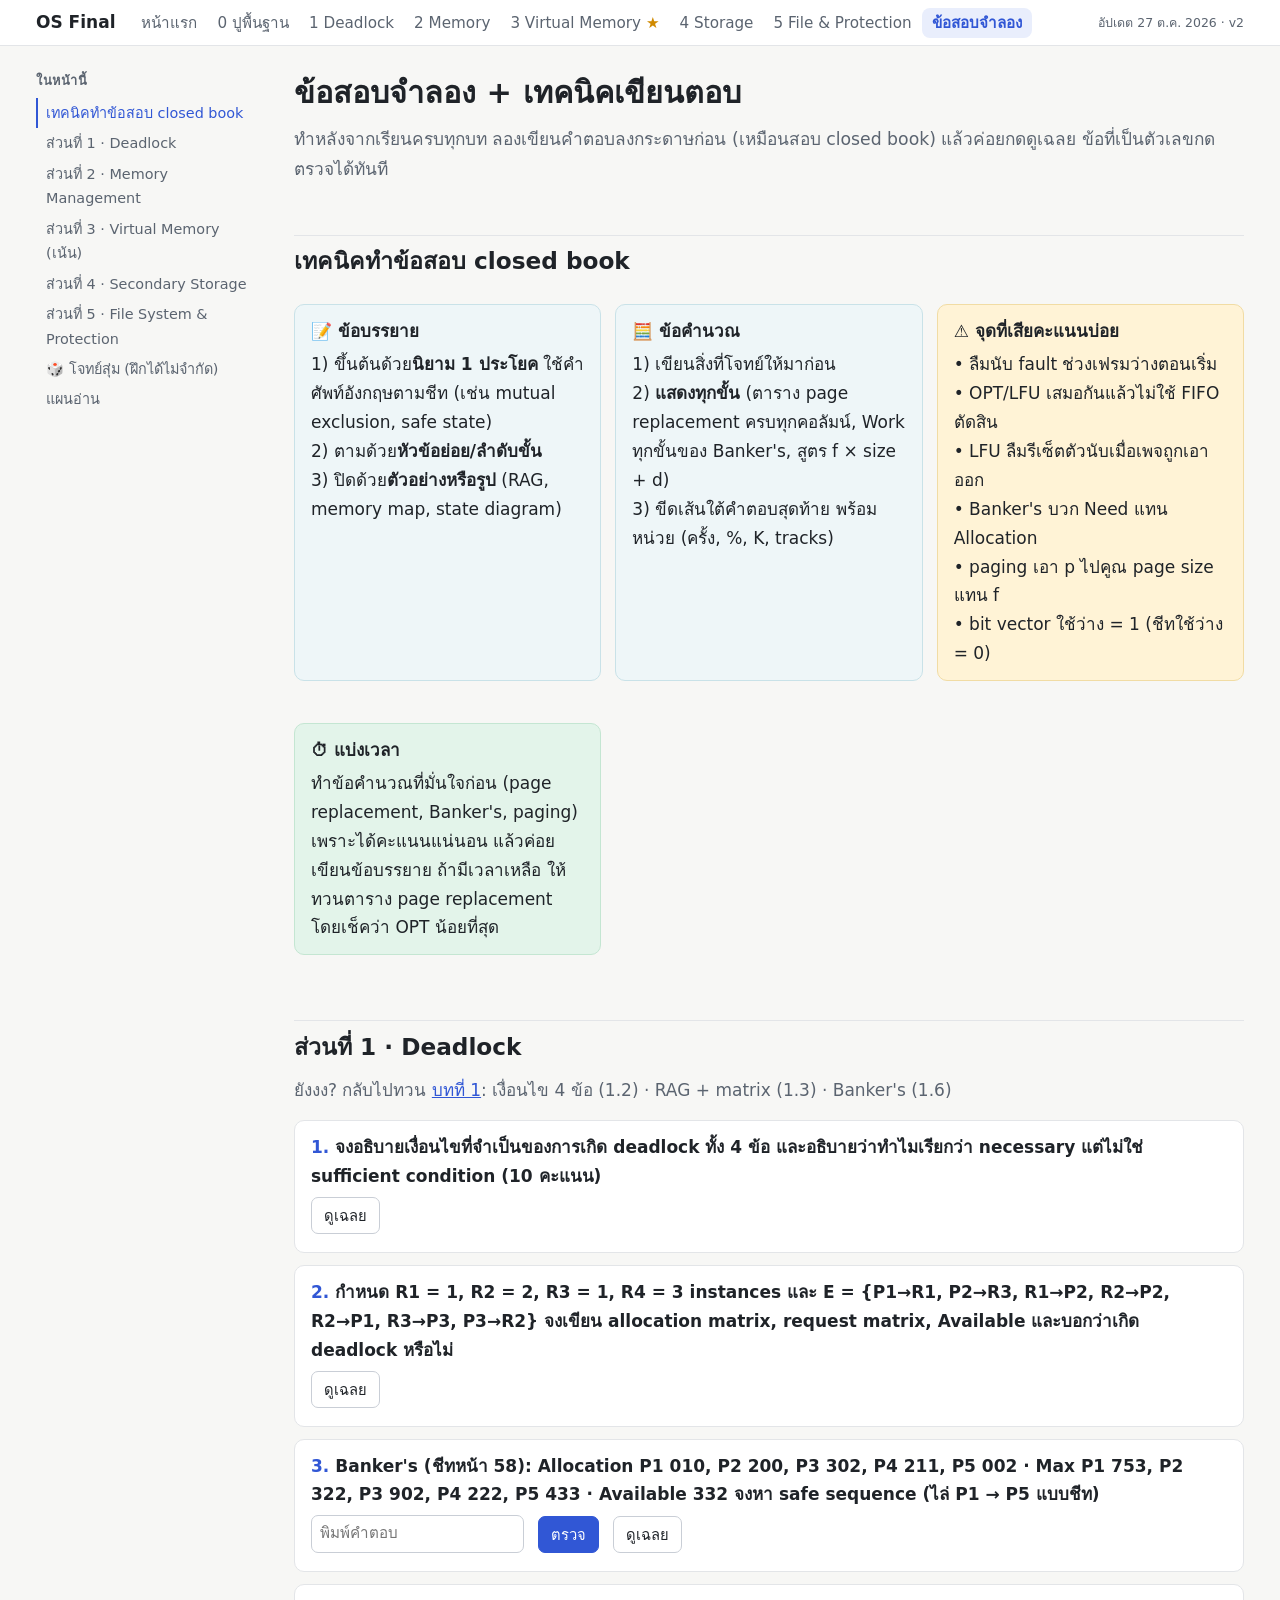
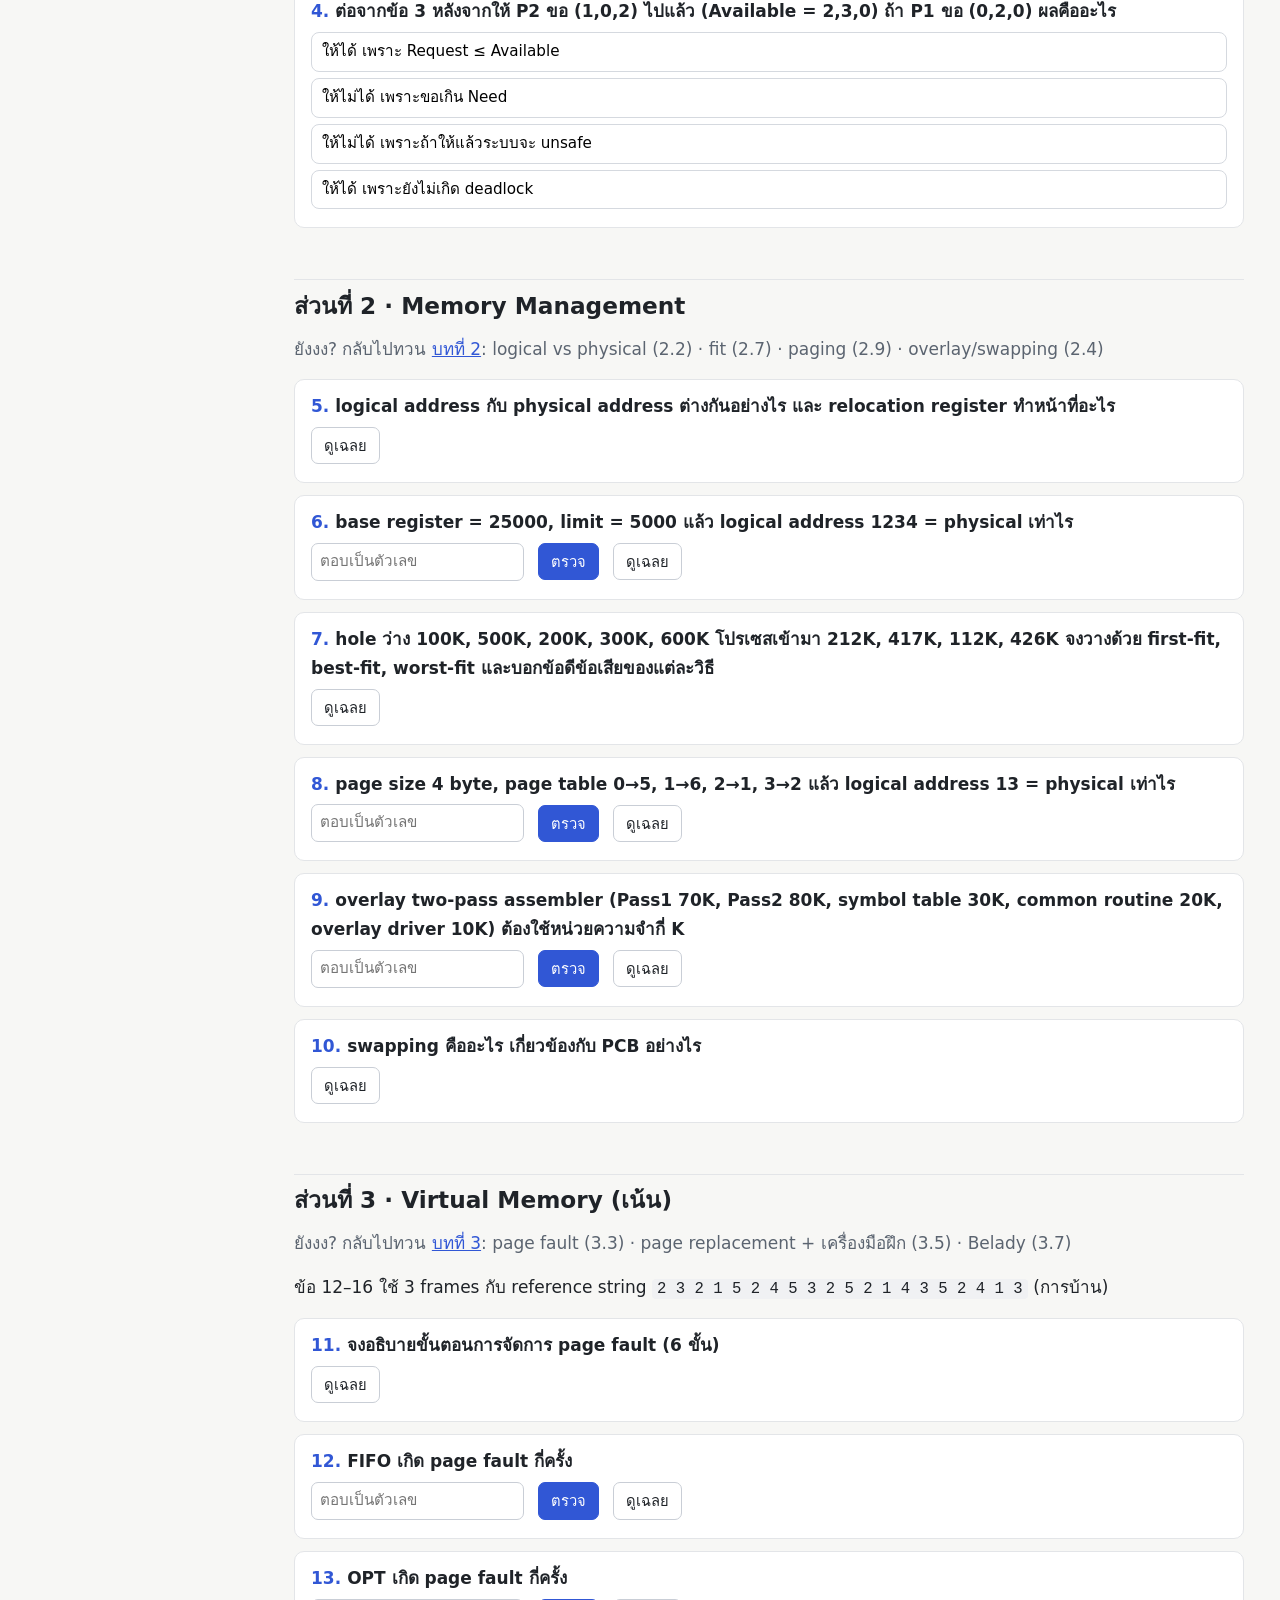
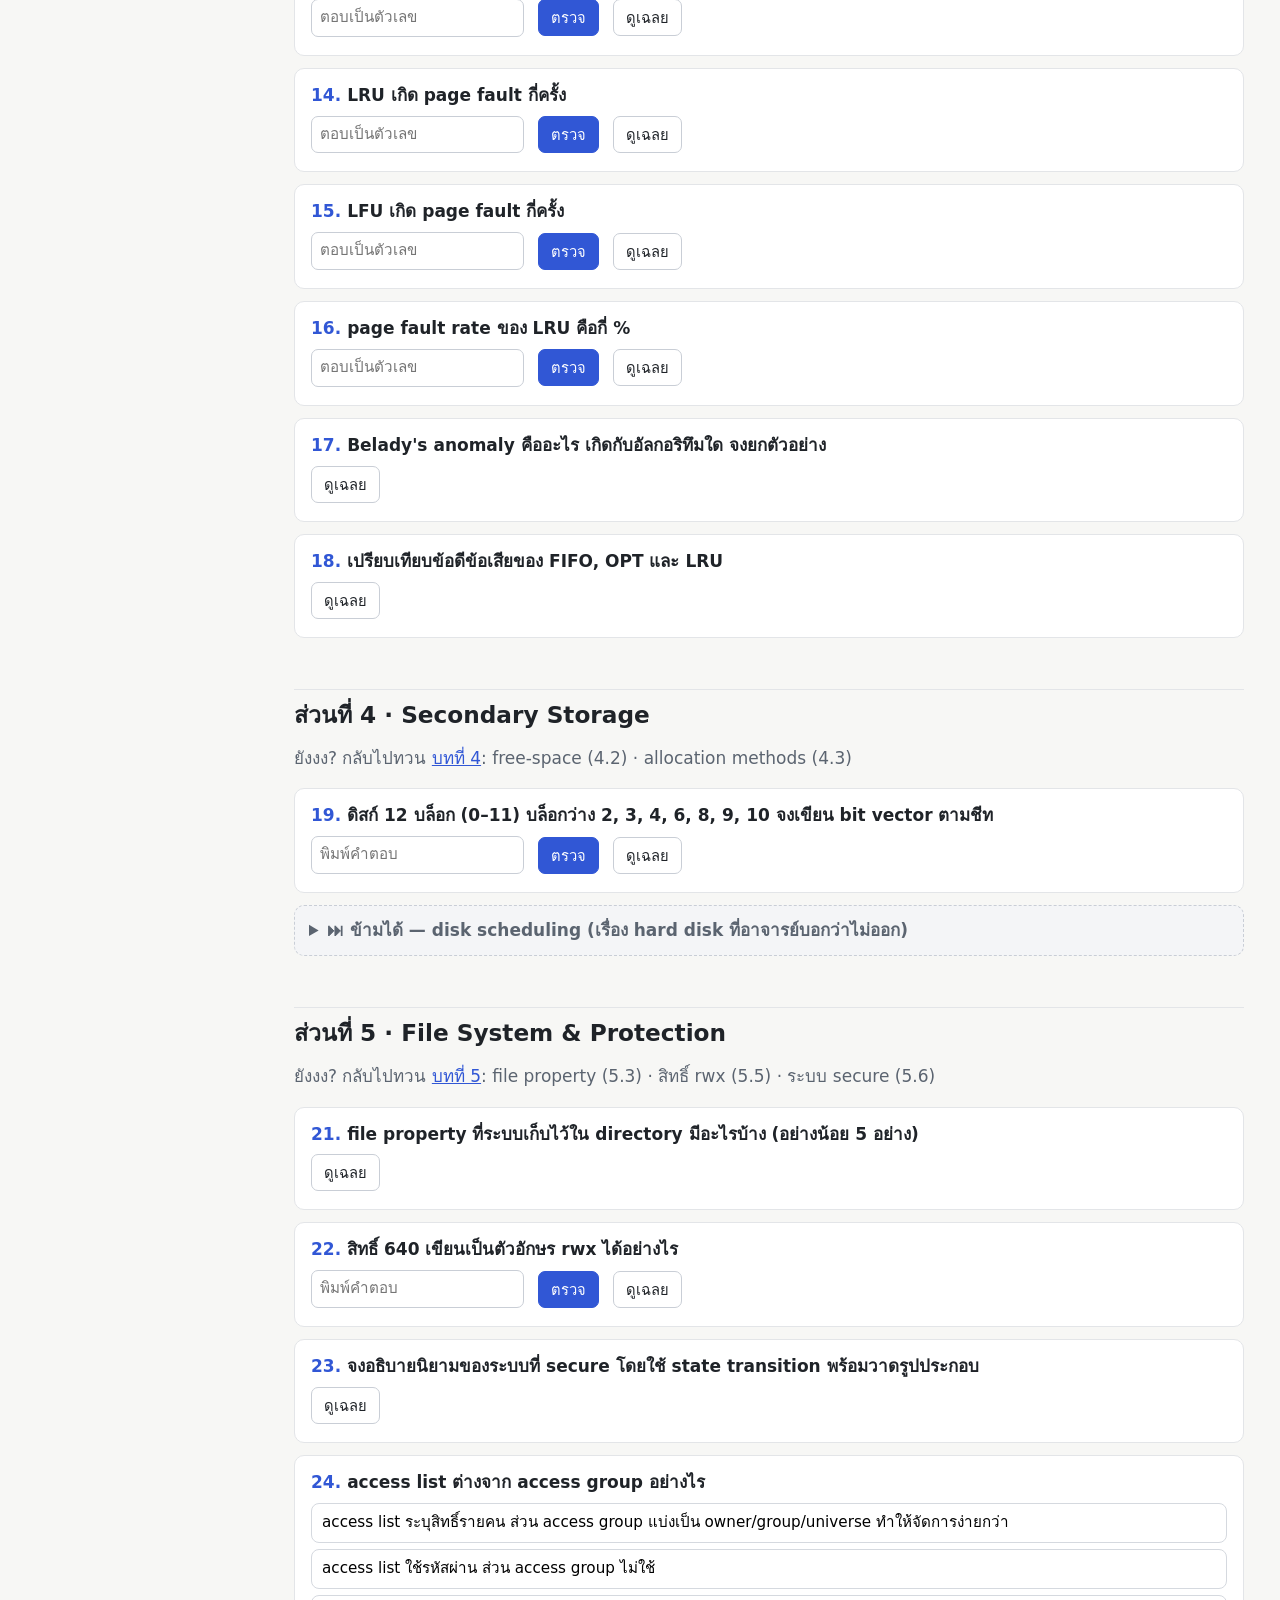
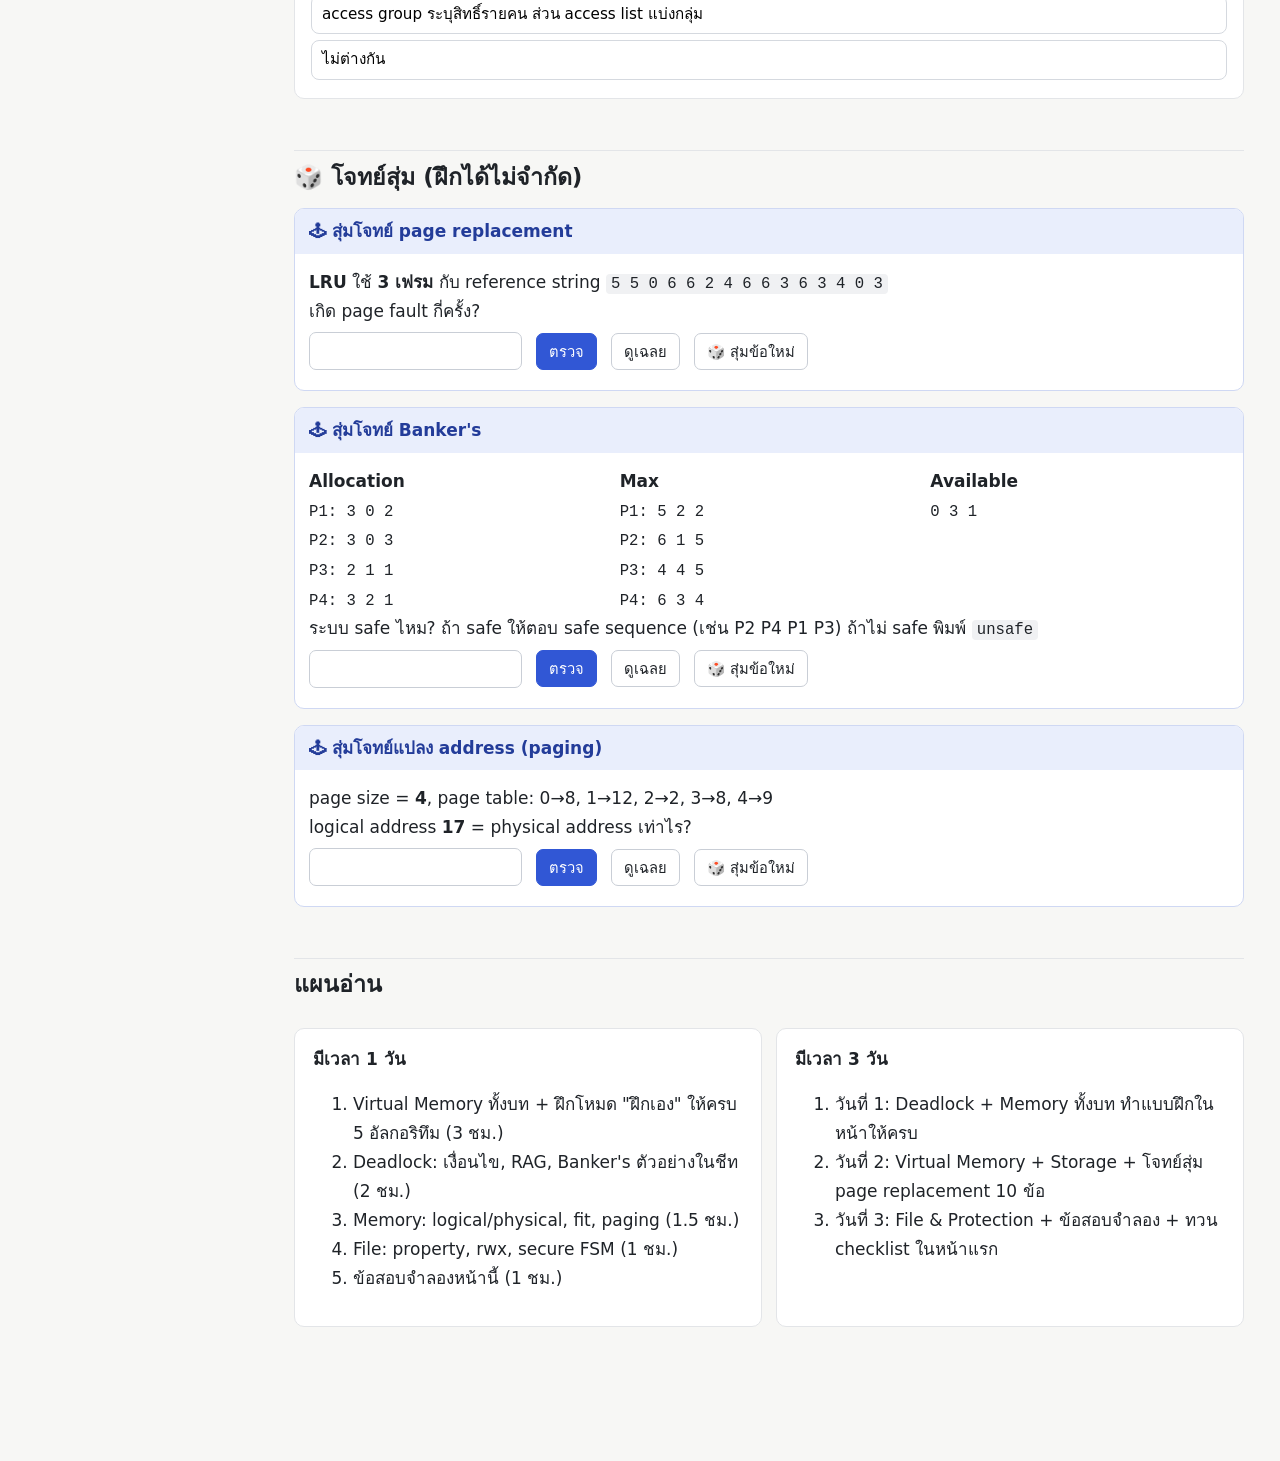
<file: exam.html>
<!doctype html>
<html lang="th">
<head>
<meta charset="utf-8">
<meta name="viewport" content="width=device-width, initial-scale=1">
<title>ข้อสอบจำลอง — ติว OS Final</title>
<link rel="stylesheet" href="assets/style.css?v=2026102702">
</head>
<body>
<div class="wrap">
<aside class="toc"></aside>
<main>
<h1>ข้อสอบจำลอง + เทคนิคเขียนตอบ</h1>
<p class="lead">ทำหลังจากเรียนครบทุกบท ลองเขียนคำตอบลงกระดาษก่อน (เหมือนสอบ closed book) แล้วค่อยกดดูเฉลย ข้อที่เป็นตัวเลขกดตรวจได้ทันที</p>

<h2>เทคนิคทำข้อสอบ closed book</h2>
<div class="grid2">
  <div class="box exam"><span class="t">📝 ข้อบรรยาย</span>
  1) ขึ้นต้นด้วย<b>นิยาม 1 ประโยค</b> ใช้คำศัพท์อังกฤษตามชีท (เช่น mutual exclusion, safe state)
  <br>2) ตามด้วย<b>หัวข้อย่อย/ลำดับขั้น</b>
  <br>3) ปิดด้วย<b>ตัวอย่างหรือรูป</b> (RAG, memory map, state diagram)</div>
  <div class="box exam"><span class="t">🧮 ข้อคำนวณ</span>
  1) เขียนสิ่งที่โจทย์ให้มาก่อน
  <br>2) <b>แสดงทุกขั้น</b> (ตาราง page replacement ครบทุกคอลัมน์, Work ทุกขั้นของ Banker's, สูตร f × size + d)
  <br>3) ขีดเส้นใต้คำตอบสุดท้าย พร้อมหน่วย (ครั้ง, %, K, tracks)</div>
  <div class="box trap"><span class="t">⚠️ จุดที่เสียคะแนนบ่อย</span>
  • ลืมนับ fault ช่วงเฟรมว่างตอนเริ่ม
  <br>• OPT/LFU เสมอกันแล้วไม่ใช้ FIFO ตัดสิน
  <br>• LFU ลืมรีเซ็ตตัวนับเมื่อเพจถูกเอาออก
  <br>• Banker's บวก Need แทน Allocation
  <br>• paging เอา p ไปคูณ page size แทน f
  <br>• bit vector ใช้ว่าง = 1 (ชีทใช้ว่าง = 0)</div>
  <div class="box idea"><span class="t">⏱ แบ่งเวลา</span>ทำข้อคำนวณที่มั่นใจก่อน (page replacement, Banker's, paging) เพราะได้คะแนนแน่นอน แล้วค่อยเขียนข้อบรรยาย ถ้ามีเวลาเหลือ ให้ทวนตาราง page replacement โดยเช็คว่า OPT น้อยที่สุด</div>
</div>

<h2>ส่วนที่ 1 · Deadlock</h2>
<p class="muted">ยังงง? กลับไปทวน <a href="deadlock.html">บทที่ 1</a>: เงื่อนไข 4 ข้อ (1.2) · RAG + matrix (1.3) · Banker's (1.6)</p>
<div class="quiz">
  <div class="q" data-type="open"><div class="qt"><span class="qn">1.</span>จงอธิบายเงื่อนไขที่จำเป็นของการเกิด deadlock ทั้ง 4 ข้อ และอธิบายว่าทำไมเรียกว่า necessary แต่ไม่ใช่ sufficient condition (10 คะแนน)</div>
    <div class="ans">Mutual exclusion (ทรัพยากรใช้ได้ทีละโปรเซส), Hold and wait (ถือแล้วรอเพิ่ม), No preemption (ยึดคืนไม่ได้), Circular wait (P0 รอ P1 … Pn รอ P0)
    <br>เป็น necessary เพราะถ้าขาดข้อใดข้อหนึ่งจะไม่เกิด deadlock แน่นอน แต่ไม่ใช่ sufficient เพราะแม้ครบทั้ง 4 ข้อก็อาจไม่เกิด (เช่น RAG ที่มี cycle แต่ทรัพยากรหลาย instance ในรูป 2.4.D) การป้องกันจึงทำได้โดยทำลายเงื่อนไขใดเงื่อนไขหนึ่ง</div></div>
  <div class="q" data-type="open"><div class="qt"><span class="qn">2.</span>กำหนด R1 = 1, R2 = 2, R3 = 1, R4 = 3 instances และ E = {P1→R1, P2→R3, R1→P2, R2→P2, R2→P1, R3→P3, P3→R2} จงเขียน allocation matrix, request matrix, Available และบอกว่าเกิด deadlock หรือไม่</div>
    <div class="ans"><pre>Allocation   R1 R2 R3 R4      Request   R1 R2 R3 R4
P1            0  1  0  0       P1        1  0  0  0
P2            1  1  0  0       P2        0  0  1  0
P3            0  0  1  0       P3        0  1  0  0
Available = (0, 0, 0, 3)</pre>
    ไม่มีโปรเซสไหนได้ตามที่ขอ (P1 ต้องการ R1, P2 ต้องการ R3, P3 ต้องการ R2 ซึ่งว่าง 0 หมด) → <b>deadlock P1, P2, P3</b> และมี cycle P1→R1→P2→R3→P3→R2→P1 กับ P2→R3→P3→R2→P2 (= รูป 2.4.C)</div></div>
  <div class="q" data-type="text" data-answer="P2P4P5P1P3|24513"><div class="qt"><span class="qn">3.</span>Banker's (ชีทหน้า 58): Allocation P1 010, P2 200, P3 302, P4 211, P5 002 · Max P1 753, P2 322, P3 902, P4 222, P5 433 · Available 332 จงหา safe sequence (ไล่ P1 → P5 แบบชีท)</div>
    <div class="ans">Need: P1 743, P2 122, P3 600, P4 011, P5 431 → Work 332 → P2 (532) → P4 (743) → P5 (745) → P1 (755) → P3 (10,5,7) → <b>&lt;P2, P4, P5, P1, P3&gt;</b></div></div>
  <div class="q" data-type="mcq" data-answer="2"><div class="qt"><span class="qn">4.</span>ต่อจากข้อ 3 หลังจากให้ P2 ขอ (1,0,2) ไปแล้ว (Available = 2,3,0) ถ้า P1 ขอ (0,2,0) ผลคืออะไร</div><div class="opts">
    <button class="opt">ให้ได้ เพราะ Request ≤ Available</button><button class="opt">ให้ไม่ได้ เพราะขอเกิน Need</button><button class="opt">ให้ไม่ได้ เพราะถ้าให้แล้วระบบจะ unsafe</button><button class="opt">ให้ได้ เพราะยังไม่เกิด deadlock</button></div>
    <div class="fb">Available พอ (2,3,0) แต่สมมติให้แล้ว Available = (2,1,0) ไม่มีโปรเซสไหนมี Need ≤ (2,1,0) → unsafe → ให้รอ (ชีทหน้า 61)</div></div>
</div>

<h2>ส่วนที่ 2 · Memory Management</h2>
<p class="muted">ยังงง? กลับไปทวน <a href="memory.html">บทที่ 2</a>: logical vs physical (2.2) · fit (2.7) · paging (2.9) · overlay/swapping (2.4)</p>
<div class="quiz">
  <div class="q" data-type="open"><div class="qt"><span class="qn">5.</span>logical address กับ physical address ต่างกันอย่างไร และ relocation register ทำหน้าที่อะไร</div>
    <div class="ans">logical = address ที่ CPU/โปรแกรมสร้าง (มองจากโปรเซส) ส่วน physical = ตำแหน่งจริงในหน่วยความจำ relocation (base) register ใช้แปลง physical = base + logical (เช่น 14000 + 346 = 14346) และ limit register ใช้ตรวจว่า logical &lt; limit ไม่งั้นเกิด trap</div></div>
  <div class="q" data-type="num" data-answer="26234"><div class="qt"><span class="qn">6.</span>base register = 25000, limit = 5000 แล้ว logical address 1234 = physical เท่าไร</div><div class="ans">1234 &lt; 5000 ✓ → 25000 + 1234 = <b>26234</b></div></div>
  <div class="q" data-type="open"><div class="qt"><span class="qn">7.</span>hole ว่าง 100K, 500K, 200K, 300K, 600K โปรเซสเข้ามา 212K, 417K, 112K, 426K จงวางด้วย first-fit, best-fit, worst-fit และบอกข้อดีข้อเสียของแต่ละวิธี</div>
    <div class="ans">First: 212→500, 417→600, 112→288 (เศษ), 426 รอ · Best: 212→300, 417→500, 112→200, 426→600 (ครบ) · Worst: 212→600, 417→500, 112→388 (เศษ), 426 รอ
    <br>First เร็วแต่เกิดเศษช่วงต้น · Best เหลือเศษน้อยแต่ต้องค้นทุก hole และได้เศษเล็กมาก · Worst เศษใหญ่ใช้ต่อได้แต่ hole ใหญ่หมดเร็ว</div></div>
  <div class="q" data-type="num" data-answer="9"><div class="qt"><span class="qn">8.</span>page size 4 byte, page table 0→5, 1→6, 2→1, 3→2 แล้ว logical address 13 = physical เท่าไร</div><div class="ans">p = 3, d = 1 → f = 2 → 2 × 4 + 1 = <b>9</b></div></div>
  <div class="q" data-type="num" data-answer="140"><div class="qt"><span class="qn">9.</span>overlay two-pass assembler (Pass1 70K, Pass2 80K, symbol table 30K, common routine 20K, overlay driver 10K) ต้องใช้หน่วยความจำกี่ K</div><div class="ans">30 + 20 + 10 + max(70, 80) = <b>140K</b> (ถ้าไม่ใช้ overlay = 200K)</div></div>
  <div class="q" data-type="open"><div class="qt"><span class="qn">10.</span>swapping คืออะไร เกี่ยวข้องกับ PCB อย่างไร</div>
    <div class="ans">swap out โปรเซสออกไปเก็บที่ backing store (ดิสก์) แล้ว swap in อีกโปรเซสเข้ามาแทน (เช่น RR หมด quantum) ตอนสลับต้อง save PCB ของตัวเดิม (state, register, PC) และ load PCB ของตัวใหม่ = context switch</div></div>
</div>

<h2>ส่วนที่ 3 · Virtual Memory (เน้น)</h2>
<p class="muted">ยังงง? กลับไปทวน <a href="vm.html">บทที่ 3</a>: page fault (3.3) · page replacement + เครื่องมือฝึก (3.5) · Belady (3.7)</p>
<p>ข้อ 12–16 ใช้ 3 frames กับ reference string <code>2 3 2 1 5 2 4 5 3 2 5 2 1 4 3 5 2 4 1 3</code> (การบ้าน)</p>
<div class="quiz">
  <div class="q" data-type="open"><div class="qt"><span class="qn">11.</span>จงอธิบายขั้นตอนการจัดการ page fault (6 ขั้น)</div>
    <div class="ans">reference → trap (bit = i) → page is on backing store → bring in missing page (free frame) → reset page table (bit = v) → restart instruction โดย OS เป็นผู้จัดการ</div></div>
  <div class="q" data-type="num" data-answer="17"><div class="qt"><span class="qn">12.</span>FIFO เกิด page fault กี่ครั้ง</div><div class="ans">17</div></div>
  <div class="q" data-type="num" data-answer="10"><div class="qt"><span class="qn">13.</span>OPT เกิด page fault กี่ครั้ง</div><div class="ans">10</div></div>
  <div class="q" data-type="num" data-answer="15"><div class="qt"><span class="qn">14.</span>LRU เกิด page fault กี่ครั้ง</div><div class="ans">15</div></div>
  <div class="q" data-type="num" data-answer="12"><div class="qt"><span class="qn">15.</span>LFU เกิด page fault กี่ครั้ง</div><div class="ans">12</div></div>
  <div class="q" data-type="num" data-answer="75"><div class="qt"><span class="qn">16.</span>page fault rate ของ LRU คือกี่ %</div><div class="ans">15/20 = <b>75%</b></div></div>
  <div class="q" data-type="open"><div class="qt"><span class="qn">17.</span>Belady's anomaly คืออะไร เกิดกับอัลกอริทึมใด จงยกตัวอย่าง</div>
    <div class="ans">เพิ่มจำนวนเฟรมแล้ว page fault กลับเพิ่มขึ้น เกิดกับ FIFO เช่น 1 2 3 4 1 2 5 1 2 3 4 5 ใช้ 3 เฟรม = 9 ครั้ง แต่ 4 เฟรม = 10 ครั้ง (LRU และ OPT ไม่เกิด เพราะเป็น stack algorithm)</div></div>
  <div class="q" data-type="open"><div class="qt"><span class="qn">18.</span>เปรียบเทียบข้อดีข้อเสียของ FIFO, OPT และ LRU</div>
    <div class="ans">FIFO: ง่าย overhead ต่ำ / อาจเอาเพจที่ใช้บ่อยออก และเกิด Belady · OPT: fault น้อยสุด / ใช้จริงไม่ได้เพราะต้องรู้อนาคต จึงใช้เป็นเกณฑ์ · LRU: ใกล้ OPT ไม่เกิด Belady / ต้องจดเวลาทุกครั้ง ต้องมีฮาร์ดแวร์ช่วย overhead สูง</div></div>
</div>

<h2>ส่วนที่ 4 · Secondary Storage</h2>
<p class="muted">ยังงง? กลับไปทวน <a href="storage.html">บทที่ 4</a>: free-space (4.2) · allocation methods (4.3)</p>
<div class="quiz">
  <div class="q" data-type="text" data-answer="110001010001"><div class="qt"><span class="qn">19.</span>ดิสก์ 12 บล็อก (0–11) บล็อกว่าง 2, 3, 4, 6, 8, 9, 10 จงเขียน bit vector ตามชีท</div><div class="ans"><b class="mono">110001010001</b></div></div>
  <details class="skip"><summary>⏭ ข้ามได้ — disk scheduling (เรื่อง hard disk ที่อาจารย์บอกว่าไม่ออก)</summary>
<div class="q" data-type="num" data-answer="236"><div class="qt"><span class="qn">20.</span>head 53, คิว 98, 183, 37, 122, 14, 124, 65, 67 ใช้ SSTF total head movement เท่าไร</div><div class="ans">53→65→67→37→14→98→122→124→183 = 12+2+30+23+84+24+2+59 = <b>236</b></div></div>
</details>
</div>

<h2>ส่วนที่ 5 · File System &amp; Protection</h2>
<p class="muted">ยังงง? กลับไปทวน <a href="file.html">บทที่ 5</a>: file property (5.3) · สิทธิ์ rwx (5.5) · ระบบ secure (5.6)</p>
<div class="quiz">
  <div class="q" data-type="open"><div class="qt"><span class="qn">21.</span>file property ที่ระบบเก็บไว้ใน directory มีอะไรบ้าง (อย่างน้อย 5 อย่าง)</div>
    <div class="ans">file name (+ extension), file type, location (pointer ไปตำแหน่งบนดิสก์), size, current position, protection (สิทธิ์), time and date</div></div>
  <div class="q" data-type="text" data-answer="rw-r-----"><div class="qt"><span class="qn">22.</span>สิทธิ์ 640 เขียนเป็นตัวอักษร rwx ได้อย่างไร</div><div class="ans"><b class="mono">rw-r-----</b> → owner อ่าน/เขียน, group อ่าน, others ไม่ได้อะไร</div></div>
  <div class="q" data-type="open"><div class="qt"><span class="qn">23.</span>จงอธิบายนิยามของระบบที่ secure โดยใช้ state transition พร้อมวาดรูปประกอบ</div>
    <div class="ans">มองระบบเป็น finite state machine แบ่ง state เป็น secure set กับ non-secure ระบบ secure เมื่อทุก transition (ทุก input/เหตุการณ์) จาก secure state พาไปได้แค่ secure state ถ้ามีช่องโหว่ (เช่น trojan หรือ backdoor) ที่ทำให้มี transition ไป non-secure ต้องปิด transition หรือเหตุการณ์ที่ trigger นั้น (patch)
    <br>รูป: วงกลม S0, S1, S2 ในกรอบ secured set มีลูกศร a/b วนอยู่ภายใน และมีเส้นสีแดงหนึ่งเส้นออกไปที่ non-secure (ซึ่งต้องปิด)</div></div>
  <div class="q" data-type="mcq" data-answer="0"><div class="qt"><span class="qn">24.</span>access list ต่างจาก access group อย่างไร</div><div class="opts">
    <button class="opt">access list ระบุสิทธิ์รายคน ส่วน access group แบ่งเป็น owner/group/universe ทำให้จัดการง่ายกว่า</button>
    <button class="opt">access list ใช้รหัสผ่าน ส่วน access group ไม่ใช้</button>
    <button class="opt">access group ระบุสิทธิ์รายคน ส่วน access list แบ่งกลุ่ม</button>
    <button class="opt">ไม่ต่างกัน</button></div>
    <div class="fb">ถ้าจะให้ทุกคนอ่านได้ access list ต้องใส่ชื่อทุกคน ซึ่งยุ่งยาก access group จึงแบ่งผู้ใช้เป็น 3 กลุ่ม</div></div>
</div>

<h2>🎲 โจทย์สุ่ม (ฝึกได้ไม่จำกัด)</h2>
<div data-widget="gen" data-kind="pr"></div>
<div data-widget="gen" data-kind="banker"></div>
<div data-widget="gen" data-kind="paging"></div>


<h2>แผนอ่าน</h2>
<div class="grid2">
  <div class="card"><b>มีเวลา 1 วัน</b><ol>
    <li>Virtual Memory ทั้งบท + ฝึกโหมด "ฝึกเอง" ให้ครบ 5 อัลกอริทึม (3 ชม.)</li>
    <li>Deadlock: เงื่อนไข, RAG, Banker's ตัวอย่างในชีท (2 ชม.)</li>
    <li>Memory: logical/physical, fit, paging (1.5 ชม.)</li>
    <li>File: property, rwx, secure FSM (1 ชม.)</li>
    <li>ข้อสอบจำลองหน้านี้ (1 ชม.)</li></ol></div>
  <div class="card"><b>มีเวลา 3 วัน</b><ol>
    <li>วันที่ 1: Deadlock + Memory ทั้งบท ทำแบบฝึกในหน้าให้ครบ</li>
    <li>วันที่ 2: Virtual Memory + Storage + โจทย์สุ่ม page replacement 10 ข้อ</li>
    <li>วันที่ 3: File &amp; Protection + ข้อสอบจำลอง + ทวน checklist ในหน้าแรก</li></ol></div>
</div>
</main>
</div>
<script src="assets/core.js?v=2026102702"></script>
<script src="assets/ui.js?v=2026102702"></script>
<script src="assets/widgets.js?v=2026102702"></script>
</body>
</html>
</file>
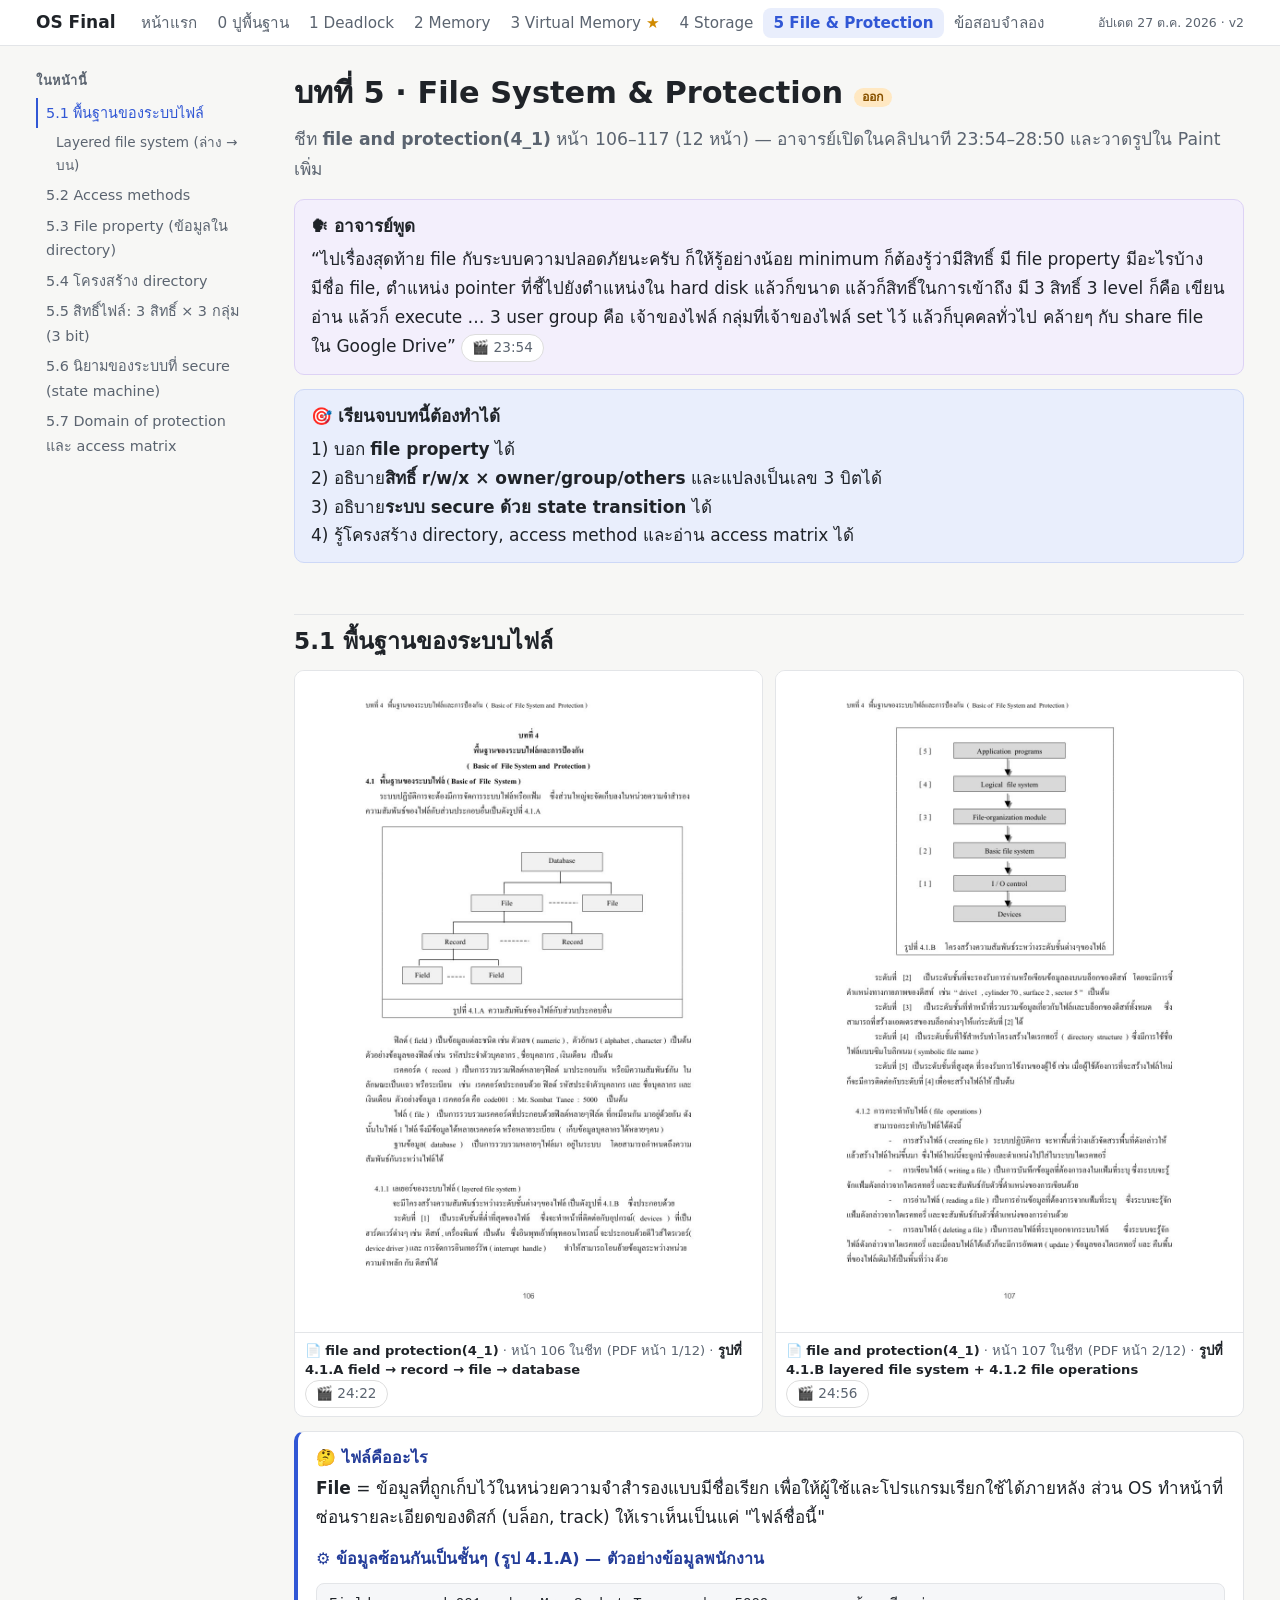
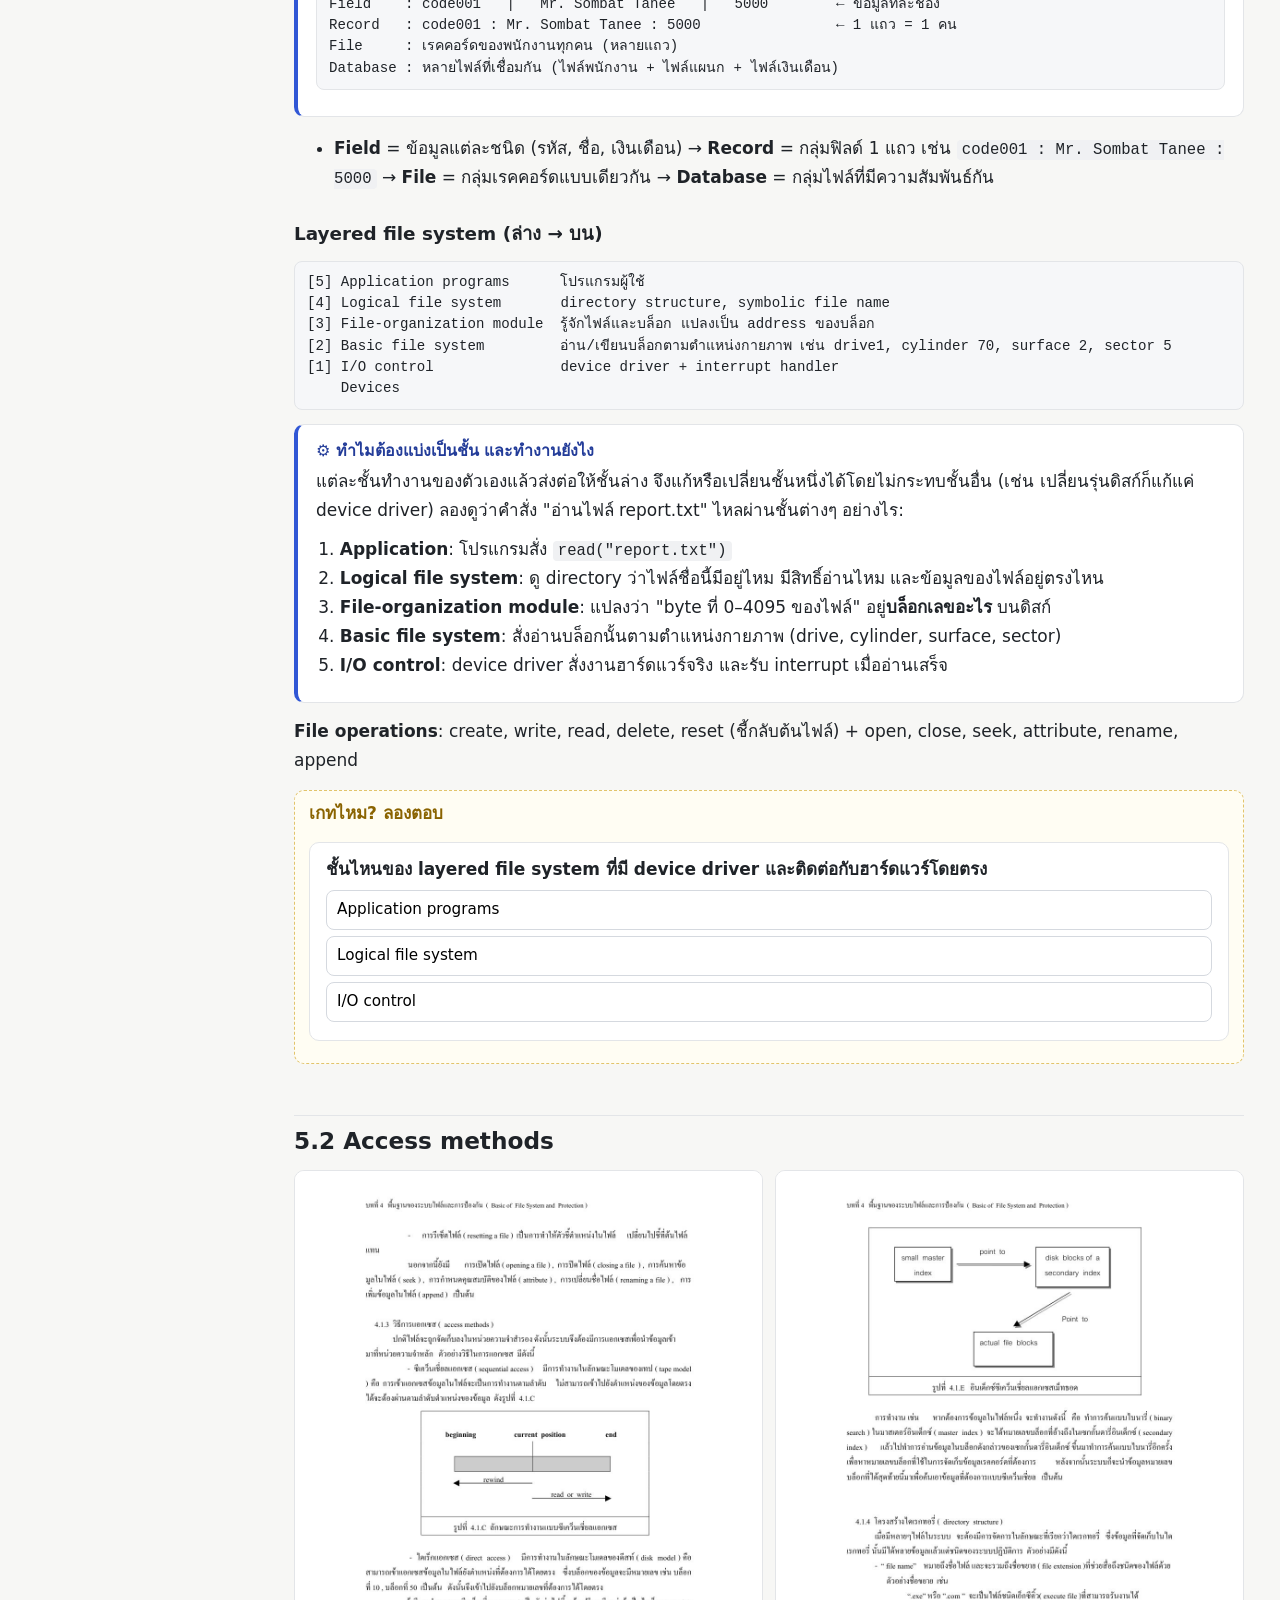
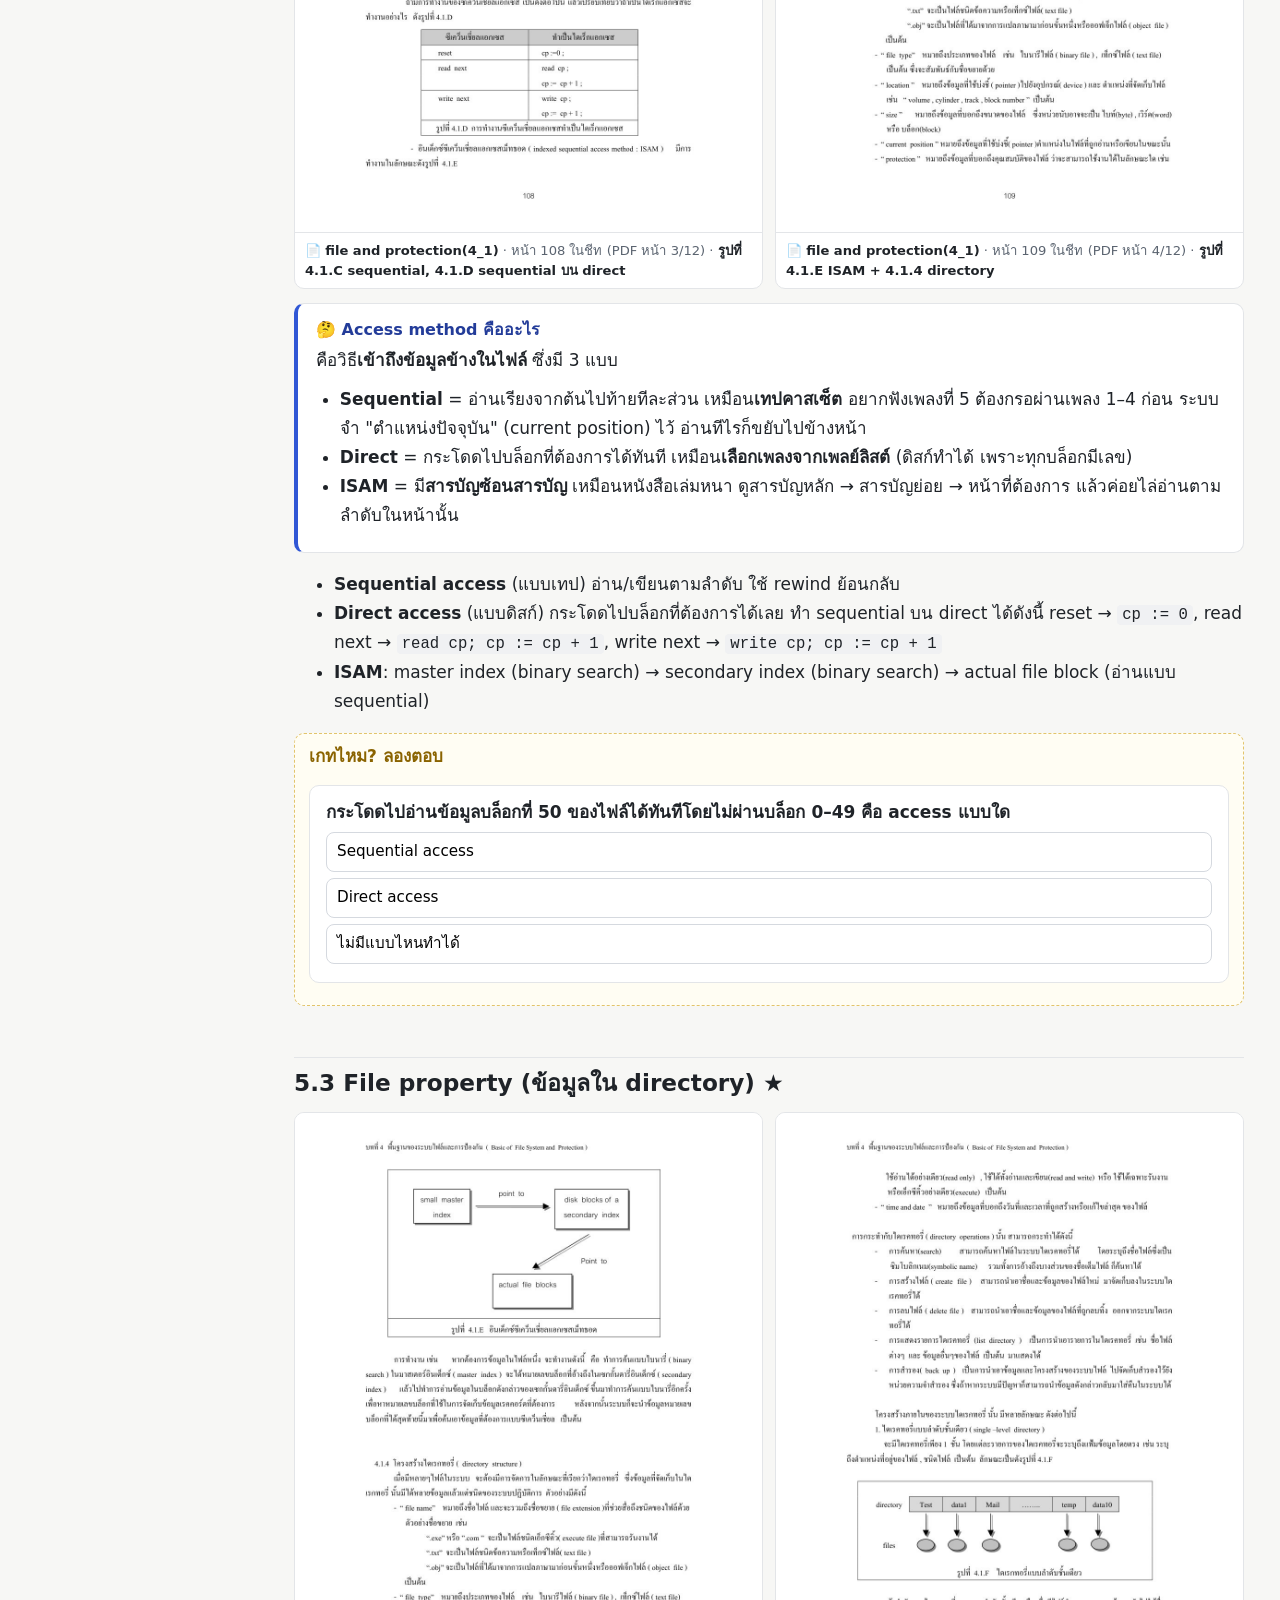
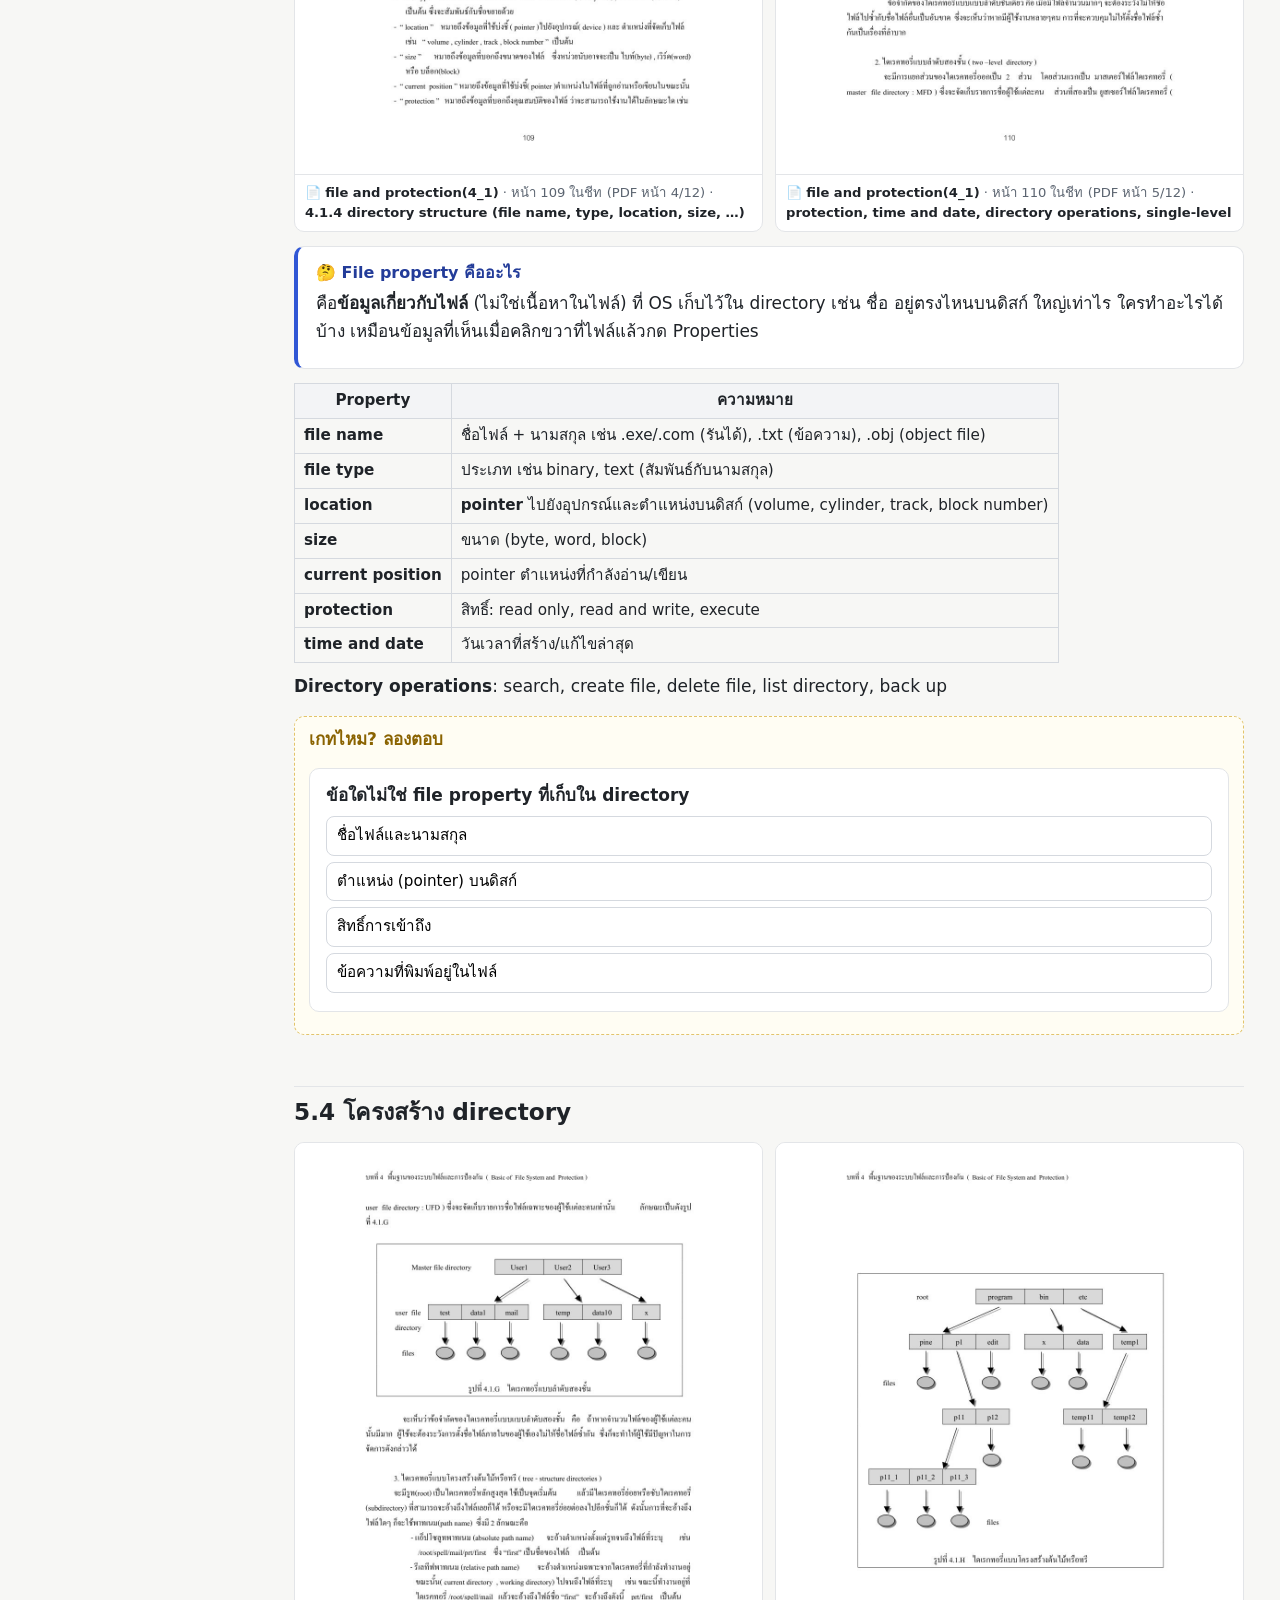
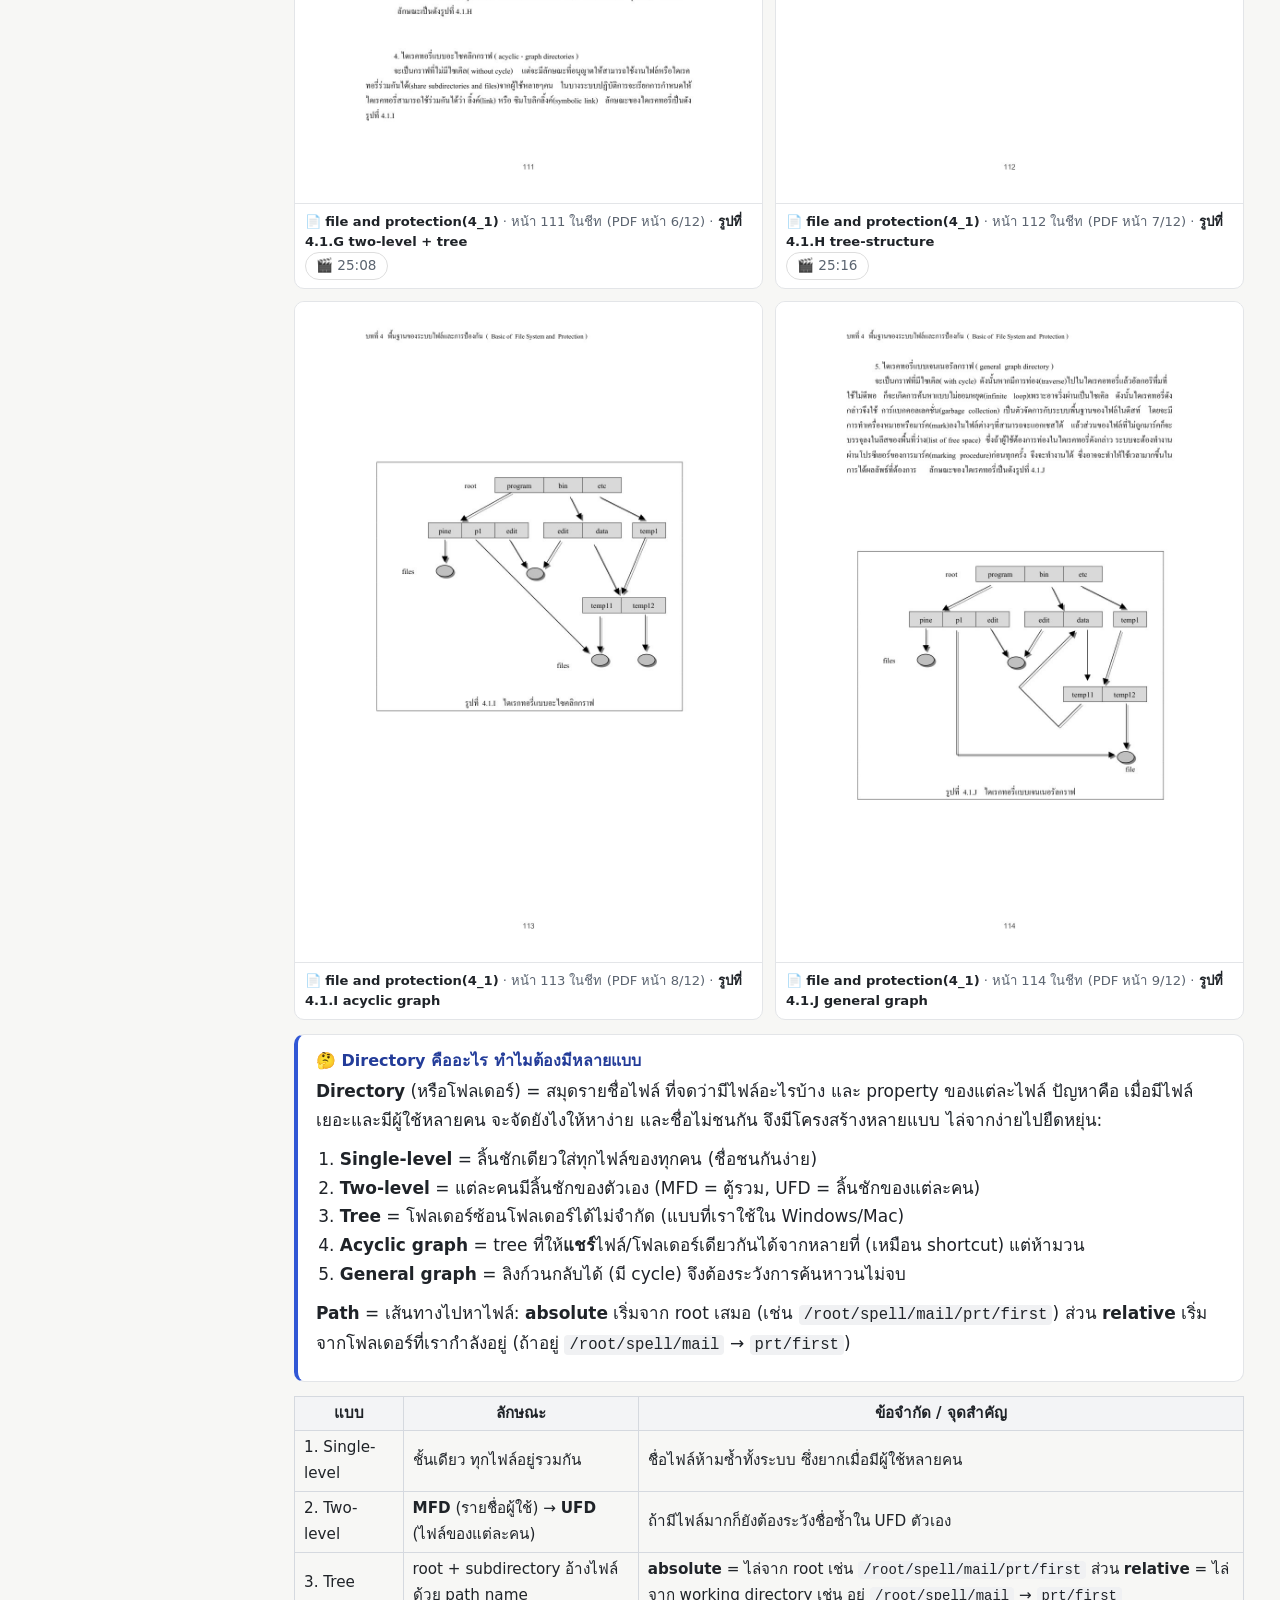
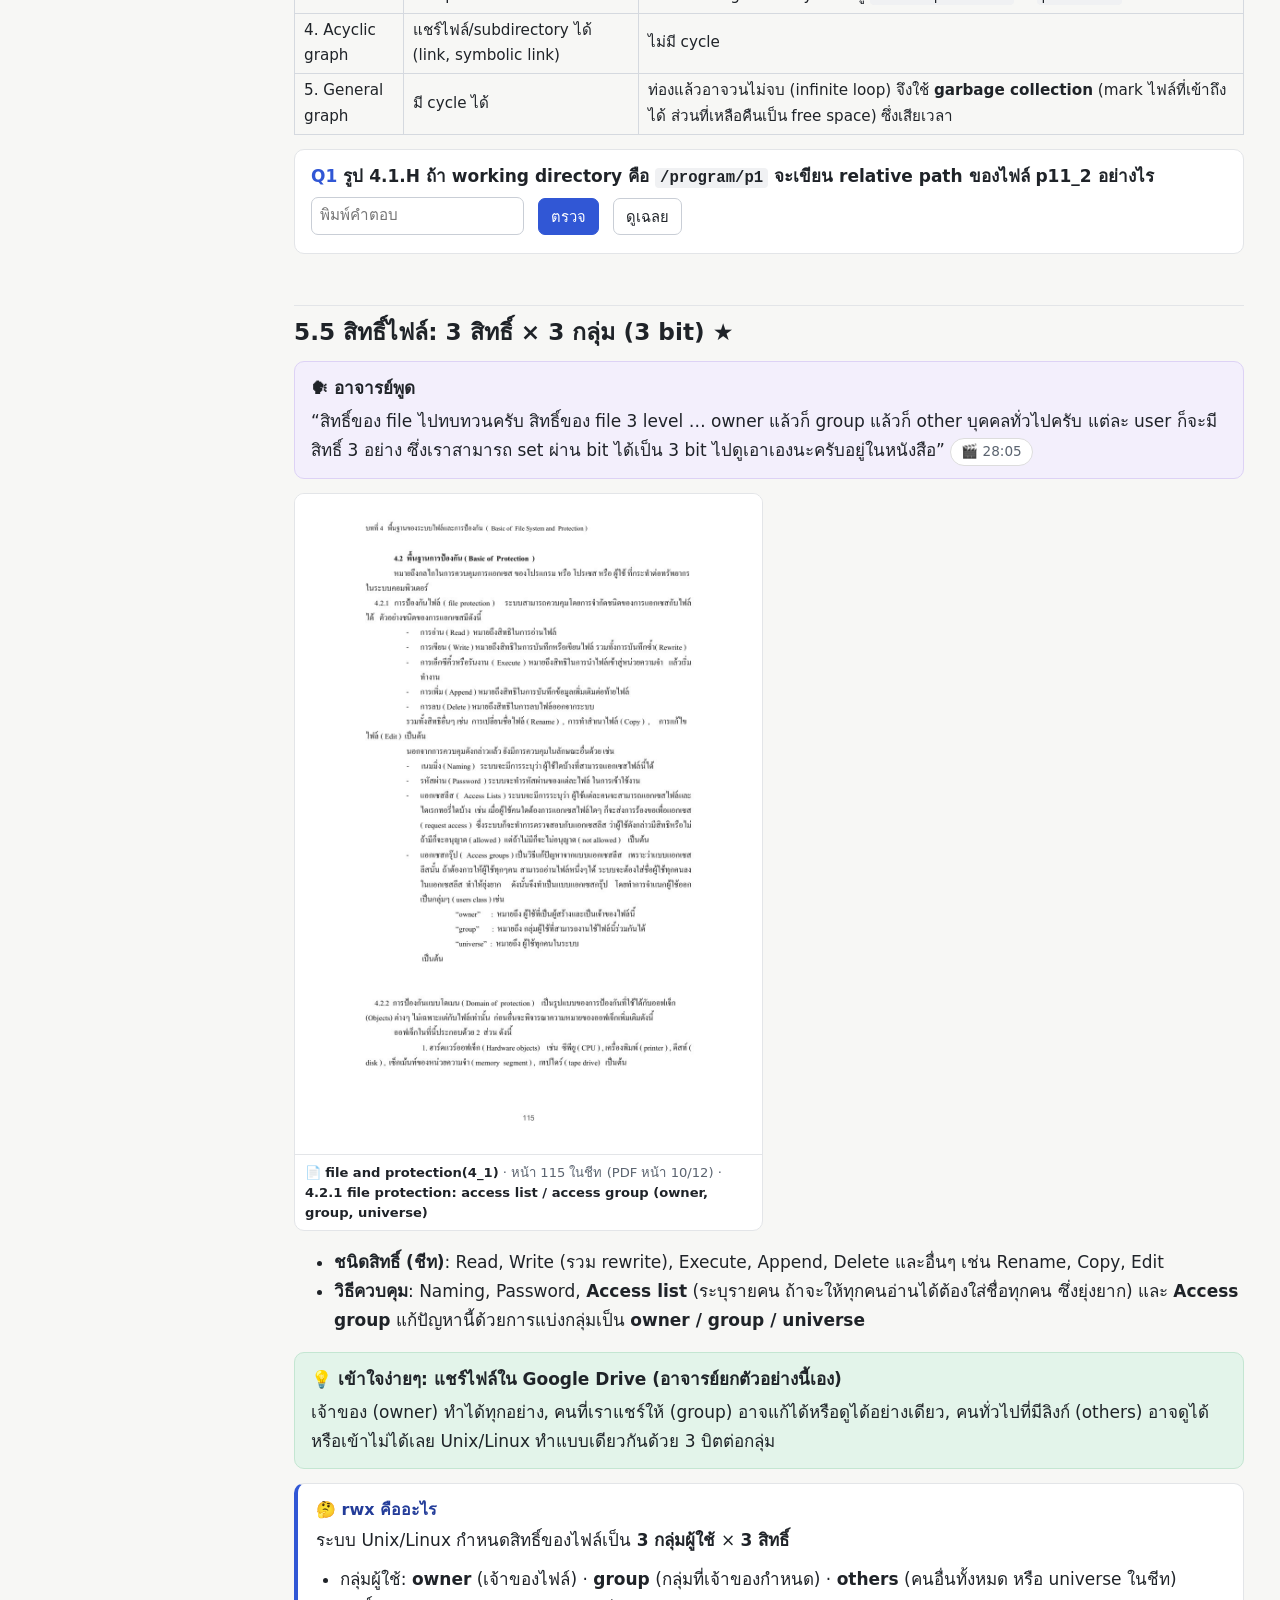
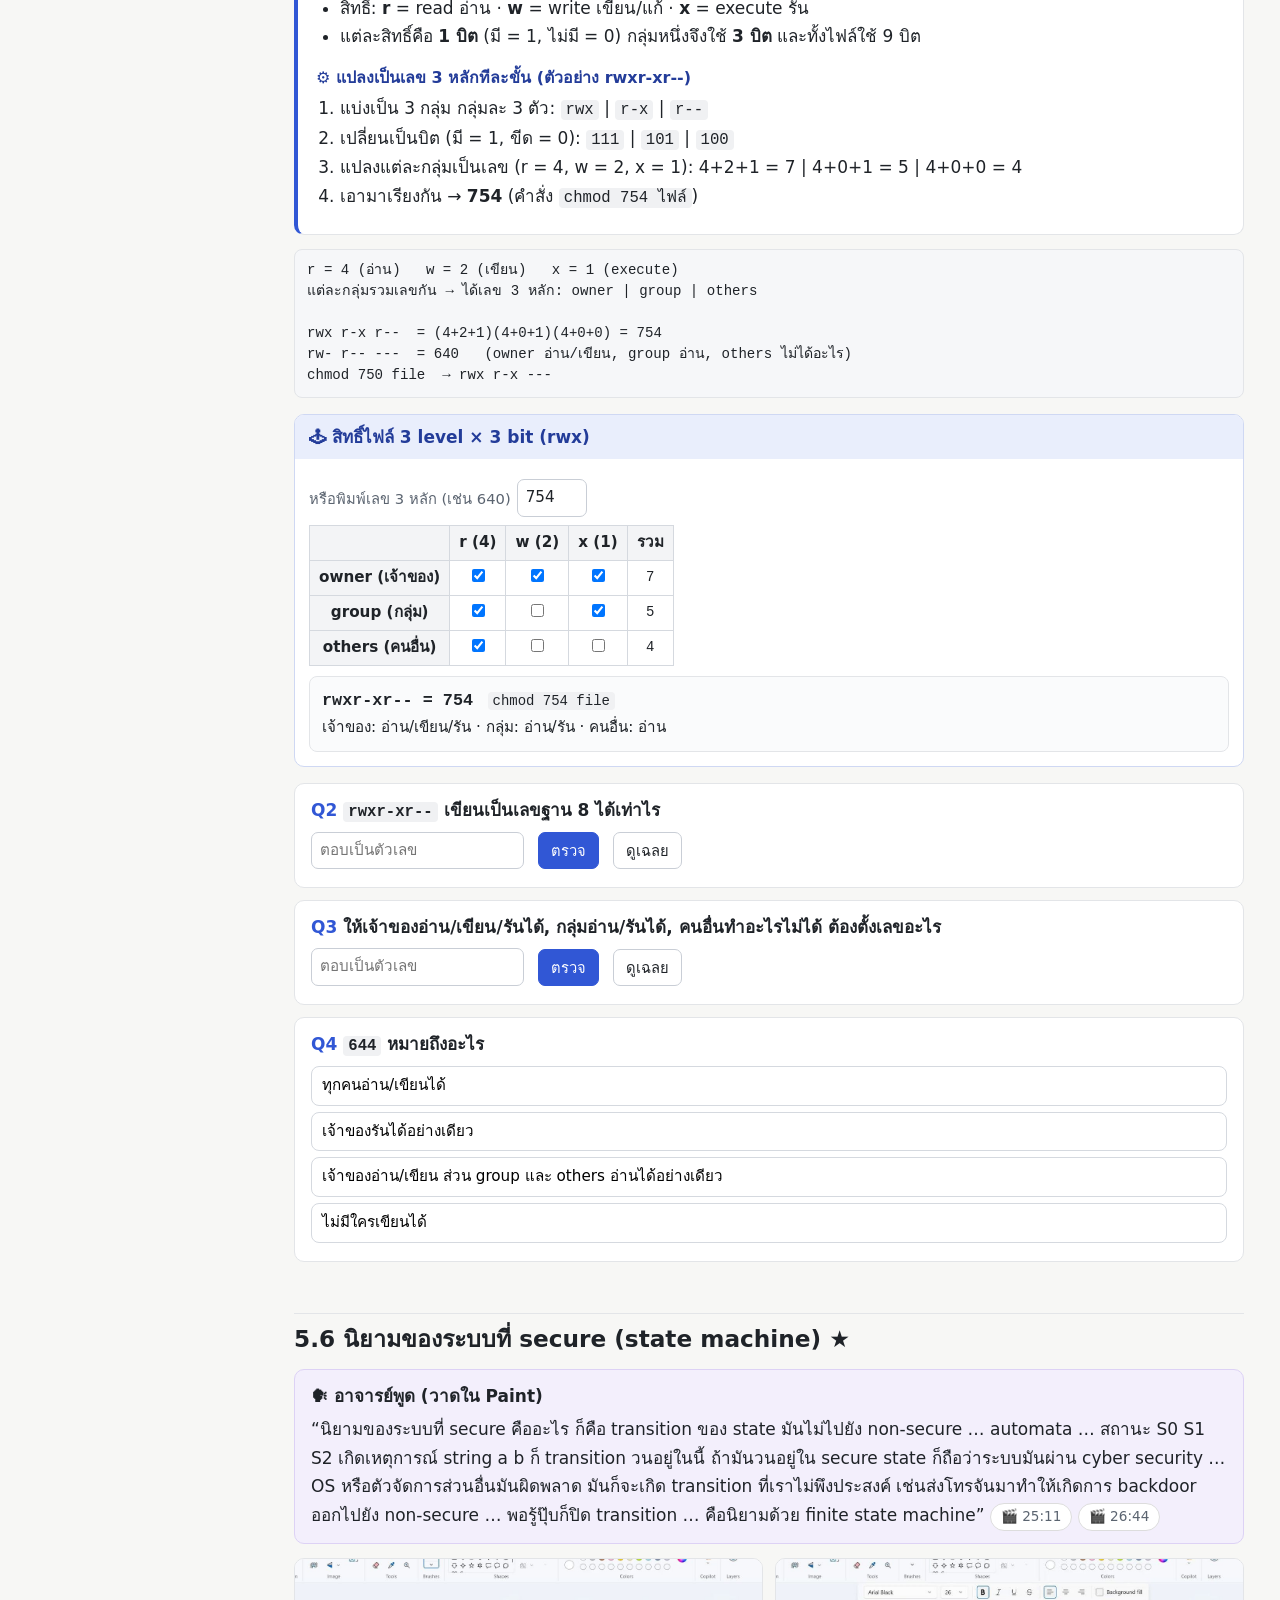
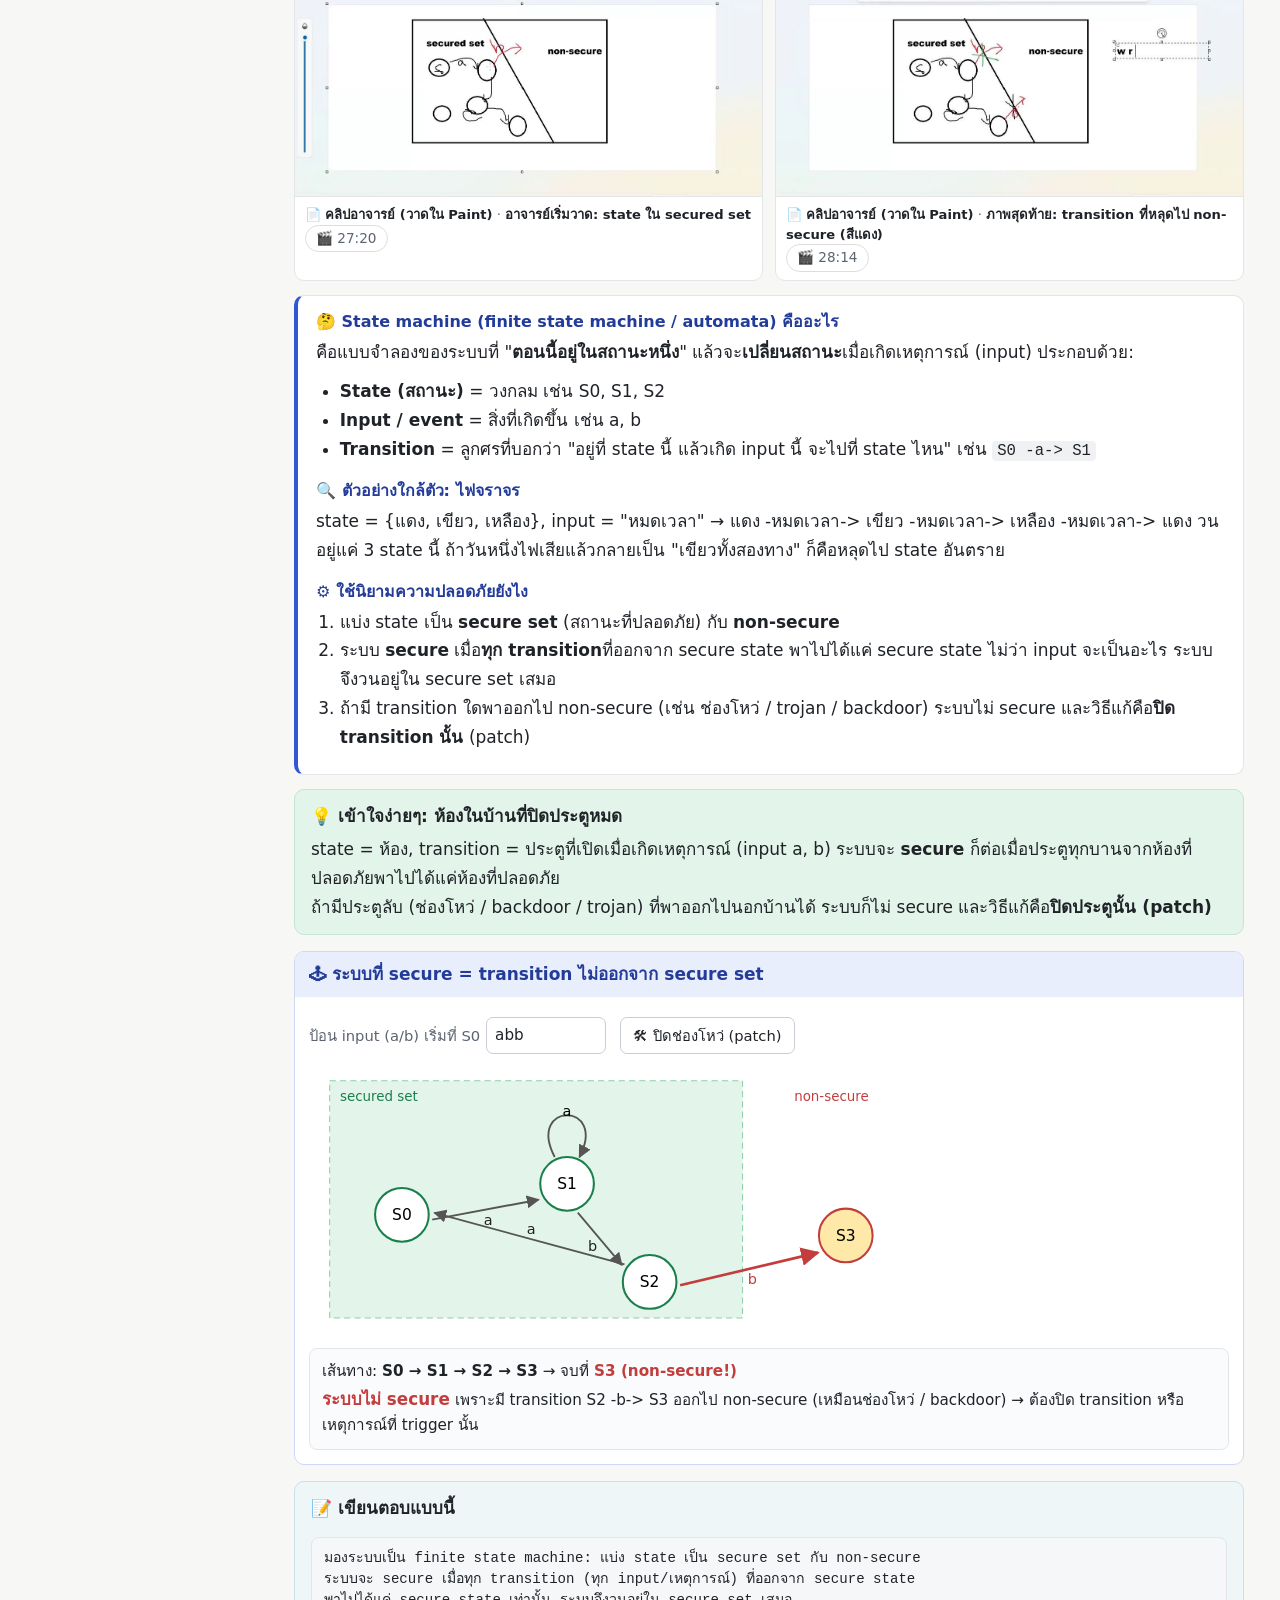
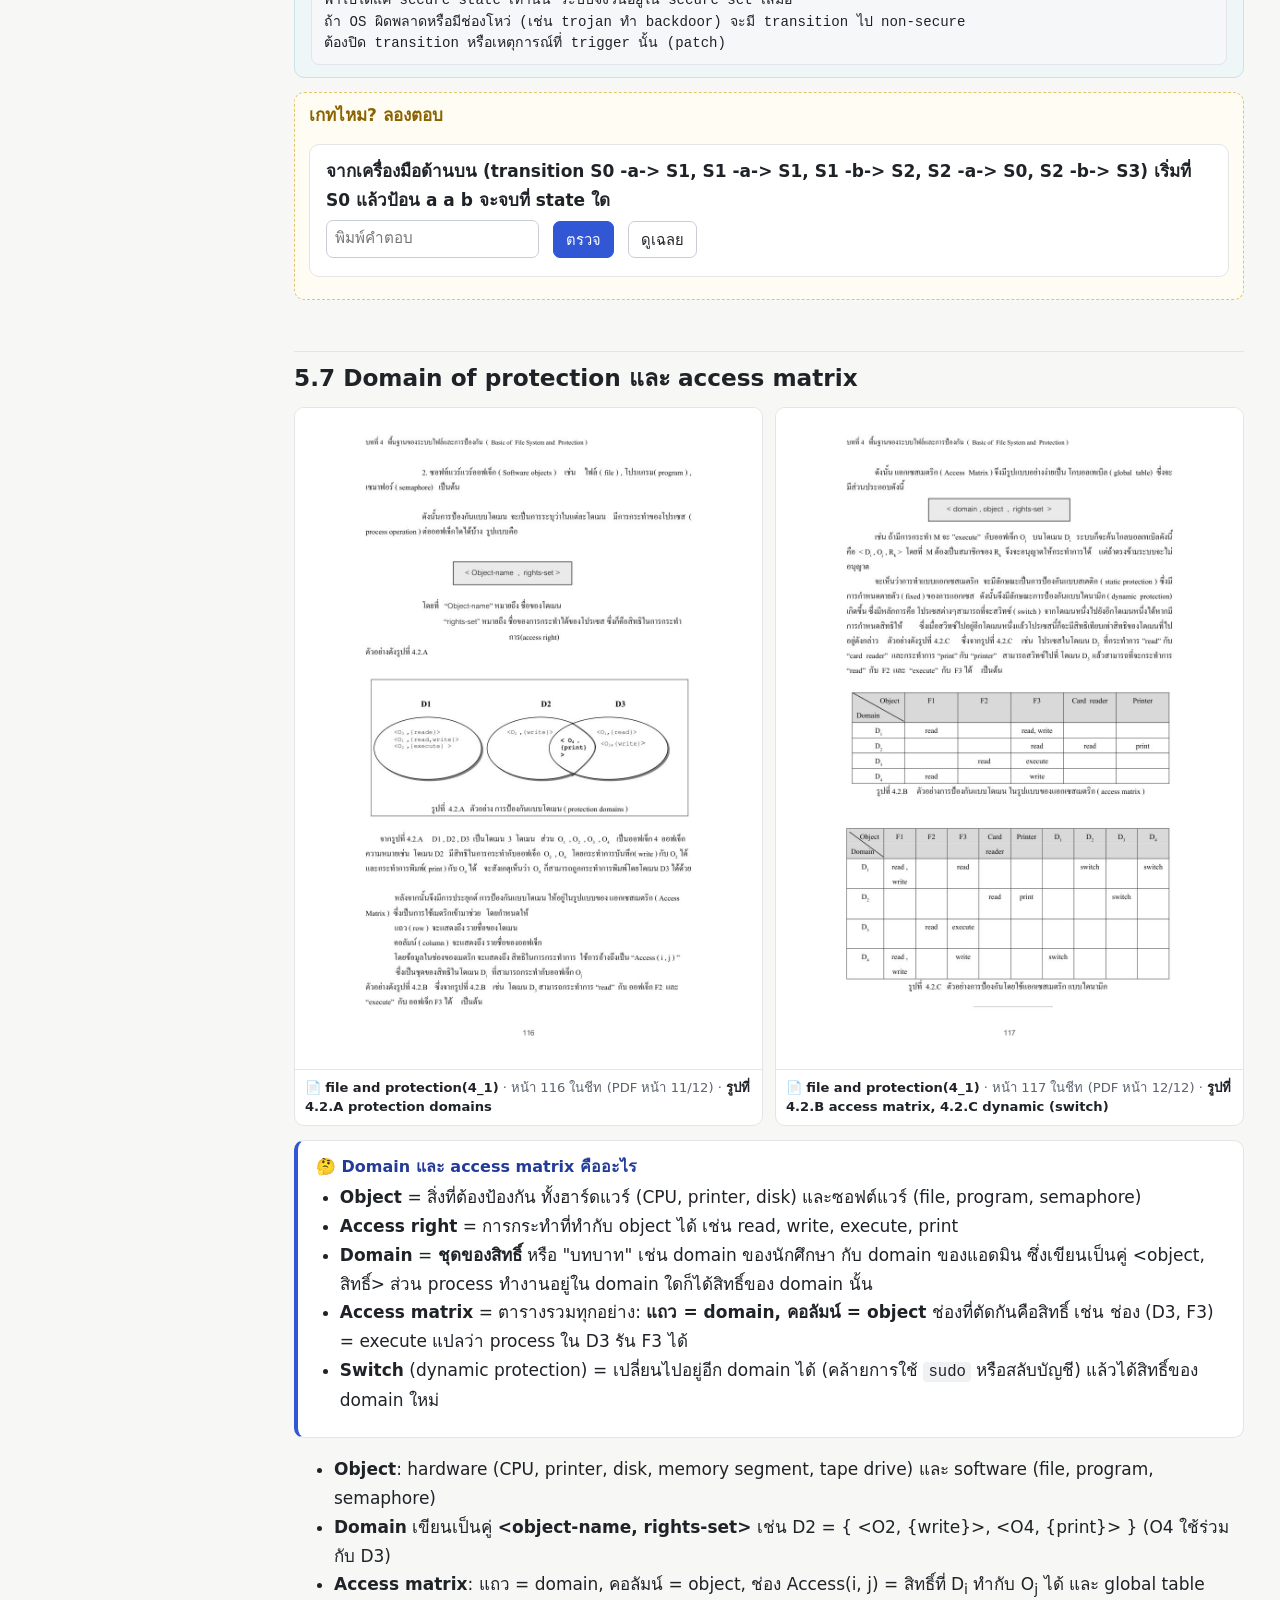
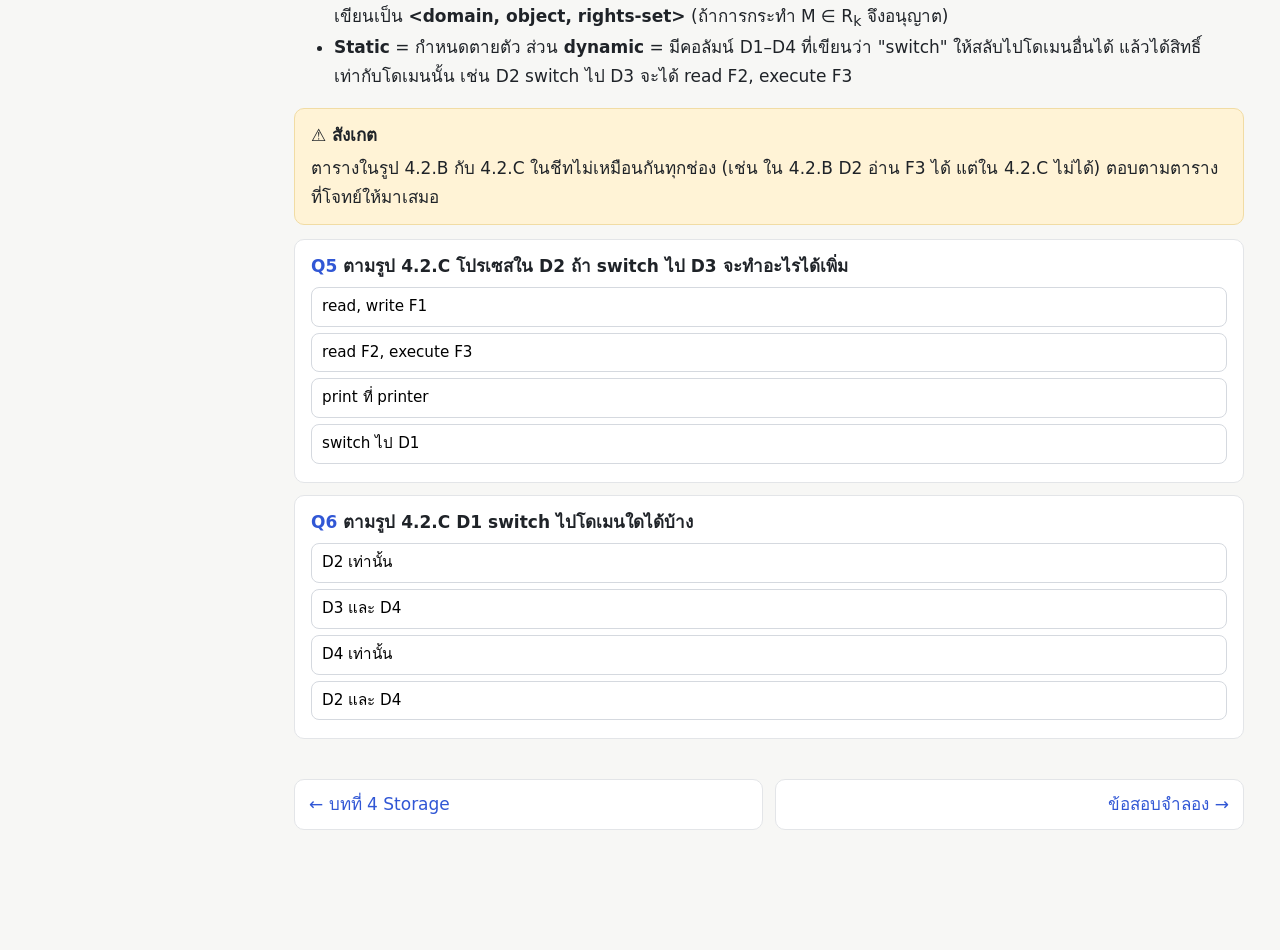
<file: file.html>
<!doctype html>
<html lang="th">
<head>
<meta charset="utf-8">
<meta name="viewport" content="width=device-width, initial-scale=1">
<title>5 File System &amp; Protection — ติว OS Final</title>
<link rel="stylesheet" href="assets/style.css?v=2026102702">
</head>
<body>
<div class="wrap">
<aside class="toc"></aside>
<main>
<h1>บทที่ 5 · File System &amp; Protection <span class="tag hot">ออก</span></h1>
<p class="lead">ชีท <b>file and protection(4_1)</b> หน้า 106–117 (12 หน้า) — อาจารย์เปิดในคลิปนาที 23:54–28:50 และวาดรูปใน Paint เพิ่ม</p>
<div class="box prof"><span class="t">🗣 อาจารย์พูด</span><q>ไปเรื่องสุดท้าย file กับระบบความปลอดภัยนะครับ ก็ให้รู้อย่างน้อย minimum ก็ต้องรู้ว่ามีสิทธิ์ มี file property มีอะไรบ้าง มีชื่อ file, ตำแหน่ง pointer ที่ชี้ไปยังตำแหน่งใน hard disk แล้วก็ขนาด แล้วก็สิทธิ์ในการเข้าถึง มี 3 สิทธิ์ 3 level ก็คือ เขียน อ่าน แล้วก็ execute … 3 user group คือ เจ้าของไฟล์ กลุ่มที่เจ้าของไฟล์ set ไว้ แล้วก็บุคคลทั่วไป คล้ายๆ กับ share file ใน Google Drive</q> <button class="ts" data-ts="1434"></button></div>
<div class="box goal"><span class="t">🎯 เรียนจบบทนี้ต้องทำได้</span>
1) บอก <b>file property</b> ได้
<br>2) อธิบาย<b>สิทธิ์ r/w/x × owner/group/others</b> และแปลงเป็นเลข 3 บิตได้
<br>3) อธิบาย<b>ระบบ secure ด้วย state transition</b> ได้
<br>4) รู้โครงสร้าง directory, access method และอ่าน access matrix ได้</div>

<h2>5.1 พื้นฐานของระบบไฟล์</h2>
<div class="slides">
  <figure class="slide" data-src="file" data-page="1" data-img="file-p01.jpg" data-fig="รูปที่ 4.1.A field → record → file → database" data-t="1462"></figure>
  <figure class="slide" data-src="file" data-page="2" data-img="file-p02.jpg" data-fig="รูปที่ 4.1.B layered file system + 4.1.2 file operations" data-t="1496"></figure>
</div>
<div class="learn">
<h4>🤔 ไฟล์คืออะไร</h4>
<p><b>File</b> = ข้อมูลที่ถูกเก็บไว้ในหน่วยความจำสำรองแบบมีชื่อเรียก เพื่อให้ผู้ใช้และโปรแกรมเรียกใช้ได้ภายหลัง ส่วน OS ทำหน้าที่ซ่อนรายละเอียดของดิสก์ (บล็อก, track) ให้เราเห็นเป็นแค่ "ไฟล์ชื่อนี้"</p>
<h4>⚙️ ข้อมูลซ้อนกันเป็นชั้นๆ (รูป 4.1.A) — ตัวอย่างข้อมูลพนักงาน</h4>
<pre>Field    : code001   |   Mr. Sombat Tanee   |   5000        ← ข้อมูลทีละช่อง
Record   : code001 : Mr. Sombat Tanee : 5000                ← 1 แถว = 1 คน
File     : เรคคอร์ดของพนักงานทุกคน (หลายแถว)
Database : หลายไฟล์ที่เชื่อมกัน (ไฟล์พนักงาน + ไฟล์แผนก + ไฟล์เงินเดือน)</pre>
</div>
<ul>
  <li><b>Field</b> = ข้อมูลแต่ละชนิด (รหัส, ชื่อ, เงินเดือน) → <b>Record</b> = กลุ่มฟิลด์ 1 แถว เช่น <code>code001 : Mr. Sombat Tanee : 5000</code> → <b>File</b> = กลุ่มเรคคอร์ดแบบเดียวกัน → <b>Database</b> = กลุ่มไฟล์ที่มีความสัมพันธ์กัน</li>
</ul>
<h3>Layered file system (ล่าง → บน)</h3>
<pre>[5] Application programs      โปรแกรมผู้ใช้
[4] Logical file system       directory structure, symbolic file name
[3] File-organization module  รู้จักไฟล์และบล็อก แปลงเป็น address ของบล็อก
[2] Basic file system         อ่าน/เขียนบล็อกตามตำแหน่งกายภาพ เช่น drive1, cylinder 70, surface 2, sector 5
[1] I/O control               device driver + interrupt handler
    Devices</pre>
<div class="learn">
<h4>⚙️ ทำไมต้องแบ่งเป็นชั้น และทำงานยังไง</h4>
<p>แต่ละชั้นทำงานของตัวเองแล้วส่งต่อให้ชั้นล่าง จึงแก้หรือเปลี่ยนชั้นหนึ่งได้โดยไม่กระทบชั้นอื่น (เช่น เปลี่ยนรุ่นดิสก์ก็แก้แค่ device driver) ลองดูว่าคำสั่ง "อ่านไฟล์ report.txt" ไหลผ่านชั้นต่างๆ อย่างไร:</p>
<ol>
  <li><b>Application</b>: โปรแกรมสั่ง <code>read("report.txt")</code></li>
  <li><b>Logical file system</b>: ดู directory ว่าไฟล์ชื่อนี้มีอยู่ไหม มีสิทธิ์อ่านไหม และข้อมูลของไฟล์อยู่ตรงไหน</li>
  <li><b>File-organization module</b>: แปลงว่า "byte ที่ 0–4095 ของไฟล์" อยู่<b>บล็อกเลขอะไร</b> บนดิสก์</li>
  <li><b>Basic file system</b>: สั่งอ่านบล็อกนั้นตามตำแหน่งกายภาพ (drive, cylinder, surface, sector)</li>
  <li><b>I/O control</b>: device driver สั่งงานฮาร์ดแวร์จริง และรับ interrupt เมื่ออ่านเสร็จ</li>
</ol>
</div>
<p><b>File operations</b>: create, write, read, delete, reset (ชี้กลับต้นไฟล์) + open, close, seek, attribute, rename, append</p>

<div class="gotit"><span class="t">เกทไหม? ลองตอบ</span>
<div class="quiz">
  <div class="q" data-type="mcq" data-answer="2"><div class="qt">ชั้นไหนของ layered file system ที่มี device driver และติดต่อกับฮาร์ดแวร์โดยตรง</div><div class="opts"><button class="opt">Application programs</button><button class="opt">Logical file system</button><button class="opt">I/O control</button></div><div class="fb">I/O control คือชั้นล่างสุด (ชั้นที่ 1) มี device driver และ interrupt handler</div></div>
</div></div>
<h2>5.2 Access methods</h2>
<div class="slides">
  <figure class="slide" data-src="file" data-page="3" data-img="file-p03.jpg" data-fig="รูปที่ 4.1.C sequential, 4.1.D sequential บน direct"></figure>
  <figure class="slide" data-src="file" data-page="4" data-img="file-p04.jpg" data-fig="รูปที่ 4.1.E ISAM + 4.1.4 directory"></figure>
</div>
<div class="learn">
<h4>🤔 Access method คืออะไร</h4>
<p>คือวิธี<b>เข้าถึงข้อมูลข้างในไฟล์</b> ซึ่งมี 3 แบบ</p>
<ul>
  <li><b>Sequential</b> = อ่านเรียงจากต้นไปท้ายทีละส่วน เหมือน<b>เทปคาสเซ็ต</b> อยากฟังเพลงที่ 5 ต้องกรอผ่านเพลง 1–4 ก่อน ระบบจำ "ตำแหน่งปัจจุบัน" (current position) ไว้ อ่านทีไรก็ขยับไปข้างหน้า</li>
  <li><b>Direct</b> = กระโดดไปบล็อกที่ต้องการได้ทันที เหมือน<b>เลือกเพลงจากเพลย์ลิสต์</b> (ดิสก์ทำได้ เพราะทุกบล็อกมีเลข)</li>
  <li><b>ISAM</b> = มี<b>สารบัญซ้อนสารบัญ</b> เหมือนหนังสือเล่มหนา ดูสารบัญหลัก → สารบัญย่อย → หน้าที่ต้องการ แล้วค่อยไล่อ่านตามลำดับในหน้านั้น</li>
</ul>
</div>
<ul>
  <li><b>Sequential access</b> (แบบเทป) อ่าน/เขียนตามลำดับ ใช้ rewind ย้อนกลับ</li>
  <li><b>Direct access</b> (แบบดิสก์) กระโดดไปบล็อกที่ต้องการได้เลย ทำ sequential บน direct ได้ดังนี้ reset → <code>cp := 0</code>, read next → <code>read cp; cp := cp + 1</code>, write next → <code>write cp; cp := cp + 1</code></li>
  <li><b>ISAM</b>: master index (binary search) → secondary index (binary search) → actual file block (อ่านแบบ sequential)</li>
</ul>

<div class="gotit"><span class="t">เกทไหม? ลองตอบ</span>
<div class="quiz">
  <div class="q" data-type="mcq" data-answer="1"><div class="qt">กระโดดไปอ่านข้อมูลบล็อกที่ 50 ของไฟล์ได้ทันทีโดยไม่ผ่านบล็อก 0–49 คือ access แบบใด</div><div class="opts"><button class="opt">Sequential access</button><button class="opt">Direct access</button><button class="opt">ไม่มีแบบไหนทำได้</button></div><div class="fb">direct access ทำงานแบบดิสก์ ทุกบล็อกมีเลข จึงกระโดดไปได้เลย ส่วน sequential ต้องไล่ตามลำดับแบบเทป</div></div>
</div></div>
<h2>5.3 File property (ข้อมูลใน directory) ★</h2>
<div class="slides">
  <figure class="slide" data-src="file" data-page="4" data-img="file-p04.jpg" data-fig="4.1.4 directory structure (file name, type, location, size, …)"></figure>
  <figure class="slide" data-src="file" data-page="5" data-img="file-p05.jpg" data-fig="protection, time and date, directory operations, single-level"></figure>
</div>
<div class="learn">
<h4>🤔 File property คืออะไร</h4>
<p>คือ<b>ข้อมูลเกี่ยวกับไฟล์</b> (ไม่ใช่เนื้อหาในไฟล์) ที่ OS เก็บไว้ใน directory เช่น ชื่อ อยู่ตรงไหนบนดิสก์ ใหญ่เท่าไร ใครทำอะไรได้บ้าง เหมือนข้อมูลที่เห็นเมื่อคลิกขวาที่ไฟล์แล้วกด Properties</p>
</div>
<table class="t left">
  <tr><th>Property</th><th>ความหมาย</th></tr>
  <tr><td><b>file name</b></td><td>ชื่อไฟล์ + นามสกุล เช่น .exe/.com (รันได้), .txt (ข้อความ), .obj (object file)</td></tr>
  <tr><td><b>file type</b></td><td>ประเภท เช่น binary, text (สัมพันธ์กับนามสกุล)</td></tr>
  <tr><td><b>location</b></td><td><b>pointer</b> ไปยังอุปกรณ์และตำแหน่งบนดิสก์ (volume, cylinder, track, block number)</td></tr>
  <tr><td><b>size</b></td><td>ขนาด (byte, word, block)</td></tr>
  <tr><td><b>current position</b></td><td>pointer ตำแหน่งที่กำลังอ่าน/เขียน</td></tr>
  <tr><td><b>protection</b></td><td>สิทธิ์: read only, read and write, execute</td></tr>
  <tr><td><b>time and date</b></td><td>วันเวลาที่สร้าง/แก้ไขล่าสุด</td></tr>
</table>
<p><b>Directory operations</b>: search, create file, delete file, list directory, back up</p>

<div class="gotit"><span class="t">เกทไหม? ลองตอบ</span>
<div class="quiz">
  <div class="q" data-type="mcq" data-answer="3"><div class="qt">ข้อใด<b>ไม่ใช่</b> file property ที่เก็บใน directory</div><div class="opts"><button class="opt">ชื่อไฟล์และนามสกุล</button><button class="opt">ตำแหน่ง (pointer) บนดิสก์</button><button class="opt">สิทธิ์การเข้าถึง</button><button class="opt">ข้อความที่พิมพ์อยู่ในไฟล์</button></div><div class="fb">file property คือข้อมูล<b>เกี่ยวกับ</b>ไฟล์ ไม่ใช่เนื้อหาข้างในไฟล์</div></div>
</div></div>
<h2>5.4 โครงสร้าง directory</h2>
<div class="slides">
  <figure class="slide" data-src="file" data-page="6" data-img="file-p06.jpg" data-fig="รูปที่ 4.1.G two-level + tree" data-t="1508"></figure>
  <figure class="slide" data-src="file" data-page="7" data-img="file-p07.jpg" data-fig="รูปที่ 4.1.H tree-structure" data-t="1516"></figure>
  <figure class="slide" data-src="file" data-page="8" data-img="file-p08.jpg" data-fig="รูปที่ 4.1.I acyclic graph"></figure>
  <figure class="slide" data-src="file" data-page="9" data-img="file-p09.jpg" data-fig="รูปที่ 4.1.J general graph"></figure>
</div>
<div class="learn">
<h4>🤔 Directory คืออะไร ทำไมต้องมีหลายแบบ</h4>
<p><b>Directory</b> (หรือโฟลเดอร์) = สมุดรายชื่อไฟล์ ที่จดว่ามีไฟล์อะไรบ้าง และ property ของแต่ละไฟล์ ปัญหาคือ เมื่อมีไฟล์เยอะและมีผู้ใช้หลายคน จะจัดยังไงให้หาง่าย และชื่อไม่ชนกัน จึงมีโครงสร้างหลายแบบ ไล่จากง่ายไปยืดหยุ่น:</p>
<ol>
  <li><b>Single-level</b> = ลิ้นชักเดียวใส่ทุกไฟล์ของทุกคน (ชื่อชนกันง่าย)</li>
  <li><b>Two-level</b> = แต่ละคนมีลิ้นชักของตัวเอง (MFD = ตู้รวม, UFD = ลิ้นชักของแต่ละคน)</li>
  <li><b>Tree</b> = โฟลเดอร์ซ้อนโฟลเดอร์ได้ไม่จำกัด (แบบที่เราใช้ใน Windows/Mac)</li>
  <li><b>Acyclic graph</b> = tree ที่ให้<b>แชร์</b>ไฟล์/โฟลเดอร์เดียวกันได้จากหลายที่ (เหมือน shortcut) แต่ห้ามวน</li>
  <li><b>General graph</b> = ลิงก์วนกลับได้ (มี cycle) จึงต้องระวังการค้นหาวนไม่จบ</li>
</ol>
<p><b>Path</b> = เส้นทางไปหาไฟล์: <b>absolute</b> เริ่มจาก root เสมอ (เช่น <code>/root/spell/mail/prt/first</code>) ส่วน <b>relative</b> เริ่มจากโฟลเดอร์ที่เรากำลังอยู่ (ถ้าอยู่ <code>/root/spell/mail</code> → <code>prt/first</code>)</p>
</div>
<table class="t left">
  <tr><th>แบบ</th><th>ลักษณะ</th><th>ข้อจำกัด / จุดสำคัญ</th></tr>
  <tr><td>1. Single-level</td><td>ชั้นเดียว ทุกไฟล์อยู่รวมกัน</td><td>ชื่อไฟล์ห้ามซ้ำทั้งระบบ ซึ่งยากเมื่อมีผู้ใช้หลายคน</td></tr>
  <tr><td>2. Two-level</td><td><b>MFD</b> (รายชื่อผู้ใช้) → <b>UFD</b> (ไฟล์ของแต่ละคน)</td><td>ถ้ามีไฟล์มากก็ยังต้องระวังชื่อซ้ำใน UFD ตัวเอง</td></tr>
  <tr><td>3. Tree</td><td>root + subdirectory อ้างไฟล์ด้วย path name</td><td><b>absolute</b> = ไล่จาก root เช่น <code>/root/spell/mail/prt/first</code> ส่วน <b>relative</b> = ไล่จาก working directory เช่น อยู่ <code>/root/spell/mail</code> → <code>prt/first</code></td></tr>
  <tr><td>4. Acyclic graph</td><td>แชร์ไฟล์/subdirectory ได้ (link, symbolic link)</td><td>ไม่มี cycle</td></tr>
  <tr><td>5. General graph</td><td>มี cycle ได้</td><td>ท่องแล้วอาจวนไม่จบ (infinite loop) จึงใช้ <b>garbage collection</b> (mark ไฟล์ที่เข้าถึงได้ ส่วนที่เหลือคืนเป็น free space) ซึ่งเสียเวลา</td></tr>
</table>
<div class="quiz">
  <div class="q" data-type="text" data-answer="p11/p11_2"><div class="qt"><span class="qn">Q1</span>รูป 4.1.H ถ้า working directory คือ <code>/program/p1</code> จะเขียน relative path ของไฟล์ p11_2 อย่างไร</div>
    <div class="ans"><b>p11/p11_2</b> (absolute = /program/p1/p11/p11_2)</div></div>
</div>

<h2>5.5 สิทธิ์ไฟล์: 3 สิทธิ์ × 3 กลุ่ม (3 bit) ★</h2>
<div class="box prof"><span class="t">🗣 อาจารย์พูด</span><q>สิทธิ์ของ file ไปทบทวนครับ สิทธิ์ของ file 3 level … owner แล้วก็ group แล้วก็ other บุคคลทั่วไปครับ แต่ละ user ก็จะมีสิทธิ์ 3 อย่าง ซึ่งเราสามารถ set ผ่าน bit ได้เป็น 3 bit ไปดูเอาเองนะครับอยู่ในหนังสือ</q> <button class="ts" data-ts="1685"></button></div>
<div class="slides">
  <figure class="slide" data-src="file" data-page="10" data-img="file-p10.jpg" data-fig="4.2.1 file protection: access list / access group (owner, group, universe)"></figure>
</div>
<ul>
  <li><b>ชนิดสิทธิ์ (ชีท)</b>: Read, Write (รวม rewrite), Execute, Append, Delete และอื่นๆ เช่น Rename, Copy, Edit</li>
  <li><b>วิธีควบคุม</b>: Naming, Password, <b>Access list</b> (ระบุรายคน ถ้าจะให้ทุกคนอ่านได้ต้องใส่ชื่อทุกคน ซึ่งยุ่งยาก) และ <b>Access group</b> แก้ปัญหานี้ด้วยการแบ่งกลุ่มเป็น <b>owner / group / universe</b></li>
</ul>
<div class="box idea"><span class="t">💡 เข้าใจง่ายๆ: แชร์ไฟล์ใน Google Drive (อาจารย์ยกตัวอย่างนี้เอง)</span>เจ้าของ (owner) ทำได้ทุกอย่าง, คนที่เราแชร์ให้ (group) อาจแก้ได้หรือดูได้อย่างเดียว, คนทั่วไปที่มีลิงก์ (others) อาจดูได้หรือเข้าไม่ได้เลย Unix/Linux ทำแบบเดียวกันด้วย 3 บิตต่อกลุ่ม</div>
<div class="learn">
<h4>🤔 rwx คืออะไร</h4>
<p>ระบบ Unix/Linux กำหนดสิทธิ์ของไฟล์เป็น <b>3 กลุ่มผู้ใช้</b> × <b>3 สิทธิ์</b></p>
<ul>
  <li>กลุ่มผู้ใช้: <b>owner</b> (เจ้าของไฟล์) · <b>group</b> (กลุ่มที่เจ้าของกำหนด) · <b>others</b> (คนอื่นทั้งหมด หรือ universe ในชีท)</li>
  <li>สิทธิ์: <b>r</b> = read อ่าน · <b>w</b> = write เขียน/แก้ · <b>x</b> = execute รัน</li>
  <li>แต่ละสิทธิ์คือ <b>1 บิต</b> (มี = 1, ไม่มี = 0) กลุ่มหนึ่งจึงใช้ <b>3 บิต</b> และทั้งไฟล์ใช้ 9 บิต</li>
</ul>
<h4>⚙️ แปลงเป็นเลข 3 หลักทีละขั้น (ตัวอย่าง rwxr-xr--)</h4>
<ol>
  <li>แบ่งเป็น 3 กลุ่ม กลุ่มละ 3 ตัว: <code>rwx</code> | <code>r-x</code> | <code>r--</code></li>
  <li>เปลี่ยนเป็นบิต (มี = 1, ขีด = 0): <code>111</code> | <code>101</code> | <code>100</code></li>
  <li>แปลงแต่ละกลุ่มเป็นเลข (r = 4, w = 2, x = 1): 4+2+1 = 7 | 4+0+1 = 5 | 4+0+0 = 4</li>
  <li>เอามาเรียงกัน → <b>754</b> (คำสั่ง <code>chmod 754 ไฟล์</code>)</li>
</ol>
</div>
<pre>r = 4 (อ่าน)   w = 2 (เขียน)   x = 1 (execute)
แต่ละกลุ่มรวมเลขกัน → ได้เลข 3 หลัก: owner | group | others

rwx r-x r--  = (4+2+1)(4+0+1)(4+0+0) = 754
rw- r-- ---  = 640   (owner อ่าน/เขียน, group อ่าน, others ไม่ได้อะไร)
chmod 750 file  → rwx r-x ---</pre>
<div data-widget="perm"></div>
<div class="quiz">
  <div class="q" data-type="num" data-answer="754"><div class="qt"><span class="qn">Q2</span><code>rwxr-xr--</code> เขียนเป็นเลขฐาน 8 ได้เท่าไร</div><div class="ans">7 (rwx) 5 (r-x) 4 (r--) = <b>754</b></div></div>
  <div class="q" data-type="num" data-answer="750"><div class="qt"><span class="qn">Q3</span>ให้เจ้าของอ่าน/เขียน/รันได้, กลุ่มอ่าน/รันได้, คนอื่นทำอะไรไม่ได้ ต้องตั้งเลขอะไร</div><div class="ans">rwx r-x --- = <b>750</b></div></div>
  <div class="q" data-type="mcq" data-answer="2"><div class="qt"><span class="qn">Q4</span><code>644</code> หมายถึงอะไร</div><div class="opts">
    <button class="opt">ทุกคนอ่าน/เขียนได้</button><button class="opt">เจ้าของรันได้อย่างเดียว</button><button class="opt">เจ้าของอ่าน/เขียน ส่วน group และ others อ่านได้อย่างเดียว</button><button class="opt">ไม่มีใครเขียนได้</button></div>
    <div class="fb">6 = rw- (4+2), 4 = r-- ดังนั้น 644 = rw- r-- r--</div></div>
</div>

<h2>5.6 นิยามของระบบที่ secure (state machine) ★</h2>
<div class="box prof"><span class="t">🗣 อาจารย์พูด (วาดใน Paint)</span><q>นิยามของระบบที่ secure คืออะไร ก็คือ transition ของ state มันไม่ไปยัง non-secure … automata … สถานะ S0 S1 S2 เกิดเหตุการณ์ string a b ก็ transition วนอยู่ในนี้ ถ้ามันวนอยู่ใน secure state ก็ถือว่าระบบมันผ่าน cyber security … OS หรือตัวจัดการส่วนอื่นมันผิดพลาด มันก็จะเกิด transition ที่เราไม่พึงประสงค์ เช่นส่งโทรจันมาทำให้เกิดการ backdoor ออกไปยัง non-secure … พอรู้ปุ๊บก็ปิด transition … คือนิยามด้วย finite state machine</q>
<button class="ts" data-ts="1511"></button> <button class="ts" data-ts="1604"></button></div>
<div class="slides wide">
  <figure class="slide" data-src="clip" data-img="fsm-paint-start.jpg" data-fig="อาจารย์เริ่มวาด: state ใน secured set" data-t="1640"></figure>
  <figure class="slide" data-src="clip" data-img="fsm-paint.jpg" data-fig="ภาพสุดท้าย: transition ที่หลุดไป non-secure (สีแดง)" data-t="1694"></figure>
</div>
<div class="learn">
<h4>🤔 State machine (finite state machine / automata) คืออะไร</h4>
<p>คือแบบจำลองของระบบที่ "<b>ตอนนี้อยู่ในสถานะหนึ่ง</b>" แล้วจะ<b>เปลี่ยนสถานะ</b>เมื่อเกิดเหตุการณ์ (input) ประกอบด้วย:</p>
<ul>
  <li><b>State (สถานะ)</b> = วงกลม เช่น S0, S1, S2</li>
  <li><b>Input / event</b> = สิ่งที่เกิดขึ้น เช่น a, b</li>
  <li><b>Transition</b> = ลูกศรที่บอกว่า "อยู่ที่ state นี้ แล้วเกิด input นี้ จะไปที่ state ไหน" เช่น <code>S0 -a-> S1</code></li>
</ul>
<h4>🔍 ตัวอย่างใกล้ตัว: ไฟจราจร</h4>
<p>state = {แดง, เขียว, เหลือง}, input = "หมดเวลา" → แดง -หมดเวลา-> เขียว -หมดเวลา-> เหลือง -หมดเวลา-> แดง วนอยู่แค่ 3 state นี้ ถ้าวันหนึ่งไฟเสียแล้วกลายเป็น "เขียวทั้งสองทาง" ก็คือหลุดไป state อันตราย</p>
<h4>⚙️ ใช้นิยามความปลอดภัยยังไง</h4>
<ol>
  <li>แบ่ง state เป็น <b>secure set</b> (สถานะที่ปลอดภัย) กับ <b>non-secure</b></li>
  <li>ระบบ <b>secure</b> เมื่อ<b>ทุก transition</b>ที่ออกจาก secure state พาไปได้แค่ secure state ไม่ว่า input จะเป็นอะไร ระบบจึงวนอยู่ใน secure set เสมอ</li>
  <li>ถ้ามี transition ใดพาออกไป non-secure (เช่น ช่องโหว่ / trojan / backdoor) ระบบไม่ secure และวิธีแก้คือ<b>ปิด transition นั้น</b> (patch)</li>
</ol>
</div>
<div class="box idea"><span class="t">💡 เข้าใจง่ายๆ: ห้องในบ้านที่ปิดประตูหมด</span>
state = ห้อง, transition = ประตูที่เปิดเมื่อเกิดเหตุการณ์ (input a, b) ระบบจะ <b>secure</b> ก็ต่อเมื่อประตูทุกบานจากห้องที่ปลอดภัยพาไปได้แค่ห้องที่ปลอดภัย
<br>ถ้ามีประตูลับ (ช่องโหว่ / backdoor / trojan) ที่พาออกไปนอกบ้านได้ ระบบก็ไม่ secure และวิธีแก้คือ<b>ปิดประตูนั้น (patch)</b></div>
<div data-widget="fsm"></div>
<div class="box exam"><span class="t">📝 เขียนตอบแบบนี้</span><pre>มองระบบเป็น finite state machine: แบ่ง state เป็น secure set กับ non-secure
ระบบจะ secure เมื่อทุก transition (ทุก input/เหตุการณ์) ที่ออกจาก secure state
พาไปได้แค่ secure state เท่านั้น ระบบจึงวนอยู่ใน secure set เสมอ
ถ้า OS ผิดพลาดหรือมีช่องโหว่ (เช่น trojan ทำ backdoor) จะมี transition ไป non-secure
ต้องปิด transition หรือเหตุการณ์ที่ trigger นั้น (patch)</pre></div>

<div class="gotit"><span class="t">เกทไหม? ลองตอบ</span>
<div class="quiz">
  <div class="q" data-type="text" data-answer="S2|s2"><div class="qt">จากเครื่องมือด้านบน (transition S0 -a-> S1, S1 -a-> S1, S1 -b-> S2, S2 -a-> S0, S2 -b-> S3) เริ่มที่ S0 แล้วป้อน a a b จะจบที่ state ใด</div><div class="ans">S0 -a-> S1 -a-> S1 -b-> <b>S2</b> (ยังอยู่ใน secure set)</div></div>
</div></div>
<h2>5.7 Domain of protection และ access matrix</h2>
<div class="slides">
  <figure class="slide" data-src="file" data-page="11" data-img="file-p11.jpg" data-fig="รูปที่ 4.2.A protection domains"></figure>
  <figure class="slide" data-src="file" data-page="12" data-img="file-p12.jpg" data-fig="รูปที่ 4.2.B access matrix, 4.2.C dynamic (switch)"></figure>
</div>
<div class="learn">
<h4>🤔 Domain และ access matrix คืออะไร</h4>
<ul>
  <li><b>Object</b> = สิ่งที่ต้องป้องกัน ทั้งฮาร์ดแวร์ (CPU, printer, disk) และซอฟต์แวร์ (file, program, semaphore)</li>
  <li><b>Access right</b> = การกระทำที่ทำกับ object ได้ เช่น read, write, execute, print</li>
  <li><b>Domain</b> = <b>ชุดของสิทธิ์</b> หรือ "บทบาท" เช่น domain ของนักศึกษา กับ domain ของแอดมิน ซึ่งเขียนเป็นคู่ &lt;object, สิทธิ์&gt; ส่วน process ทำงานอยู่ใน domain ใดก็ได้สิทธิ์ของ domain นั้น</li>
  <li><b>Access matrix</b> = ตารางรวมทุกอย่าง: <b>แถว = domain, คอลัมน์ = object</b> ช่องที่ตัดกันคือสิทธิ์ เช่น ช่อง (D3, F3) = execute แปลว่า process ใน D3 รัน F3 ได้</li>
  <li><b>Switch</b> (dynamic protection) = เปลี่ยนไปอยู่อีก domain ได้ (คล้ายการใช้ <code>sudo</code> หรือสลับบัญชี) แล้วได้สิทธิ์ของ domain ใหม่</li>
</ul>
</div>
<ul>
  <li><b>Object</b>: hardware (CPU, printer, disk, memory segment, tape drive) และ software (file, program, semaphore)</li>
  <li><b>Domain</b> เขียนเป็นคู่ <b>&lt;object-name, rights-set&gt;</b> เช่น D2 = { &lt;O2, {write}&gt;, &lt;O4, {print}&gt; } (O4 ใช้ร่วมกับ D3)</li>
  <li><b>Access matrix</b>: แถว = domain, คอลัมน์ = object, ช่อง Access(i, j) = สิทธิ์ที่ D<sub>i</sub> ทำกับ O<sub>j</sub> ได้ และ global table เขียนเป็น <b>&lt;domain, object, rights-set&gt;</b> (ถ้าการกระทำ M ∈ R<sub>k</sub> จึงอนุญาต)</li>
  <li><b>Static</b> = กำหนดตายตัว ส่วน <b>dynamic</b> = มีคอลัมน์ D1–D4 ที่เขียนว่า "switch" ให้สลับไปโดเมนอื่นได้ แล้วได้สิทธิ์เท่ากับโดเมนนั้น เช่น D2 switch ไป D3 จะได้ read F2, execute F3</li>
</ul>
<div class="box trap"><span class="t">⚠️ สังเกต</span>ตารางในรูป 4.2.B กับ 4.2.C ในชีทไม่เหมือนกันทุกช่อง (เช่น ใน 4.2.B D2 อ่าน F3 ได้ แต่ใน 4.2.C ไม่ได้) ตอบตามตารางที่โจทย์ให้มาเสมอ</div>
<div class="quiz">
  <div class="q" data-type="mcq" data-answer="1"><div class="qt"><span class="qn">Q5</span>ตามรูป 4.2.C โปรเซสใน D2 ถ้า switch ไป D3 จะทำอะไรได้เพิ่ม</div><div class="opts">
    <button class="opt">read, write F1</button><button class="opt">read F2, execute F3</button><button class="opt">print ที่ printer</button><button class="opt">switch ไป D1</button></div>
    <div class="fb">แถว D3 = F2: read, F3: execute (ชีทยกตัวอย่างข้อนี้เอง)</div></div>
  <div class="q" data-type="mcq" data-answer="3"><div class="qt"><span class="qn">Q6</span>ตามรูป 4.2.C D1 switch ไปโดเมนใดได้บ้าง</div><div class="opts">
    <button class="opt">D2 เท่านั้น</button><button class="opt">D3 และ D4</button><button class="opt">D4 เท่านั้น</button><button class="opt">D2 และ D4</button></div>
    <div class="fb">แถว D1 มี switch ใต้คอลัมน์ D2 และ D4</div></div>
</div>

<div class="nextprev"><a href="storage.html">← บทที่ 4 Storage</a><a class="r" href="exam.html">ข้อสอบจำลอง →</a></div>
</main>
</div>
<script src="assets/core.js?v=2026102702"></script>
<script src="assets/ui.js?v=2026102702"></script>
<script src="assets/widgets.js?v=2026102702"></script>
</body>
</html>
</file>
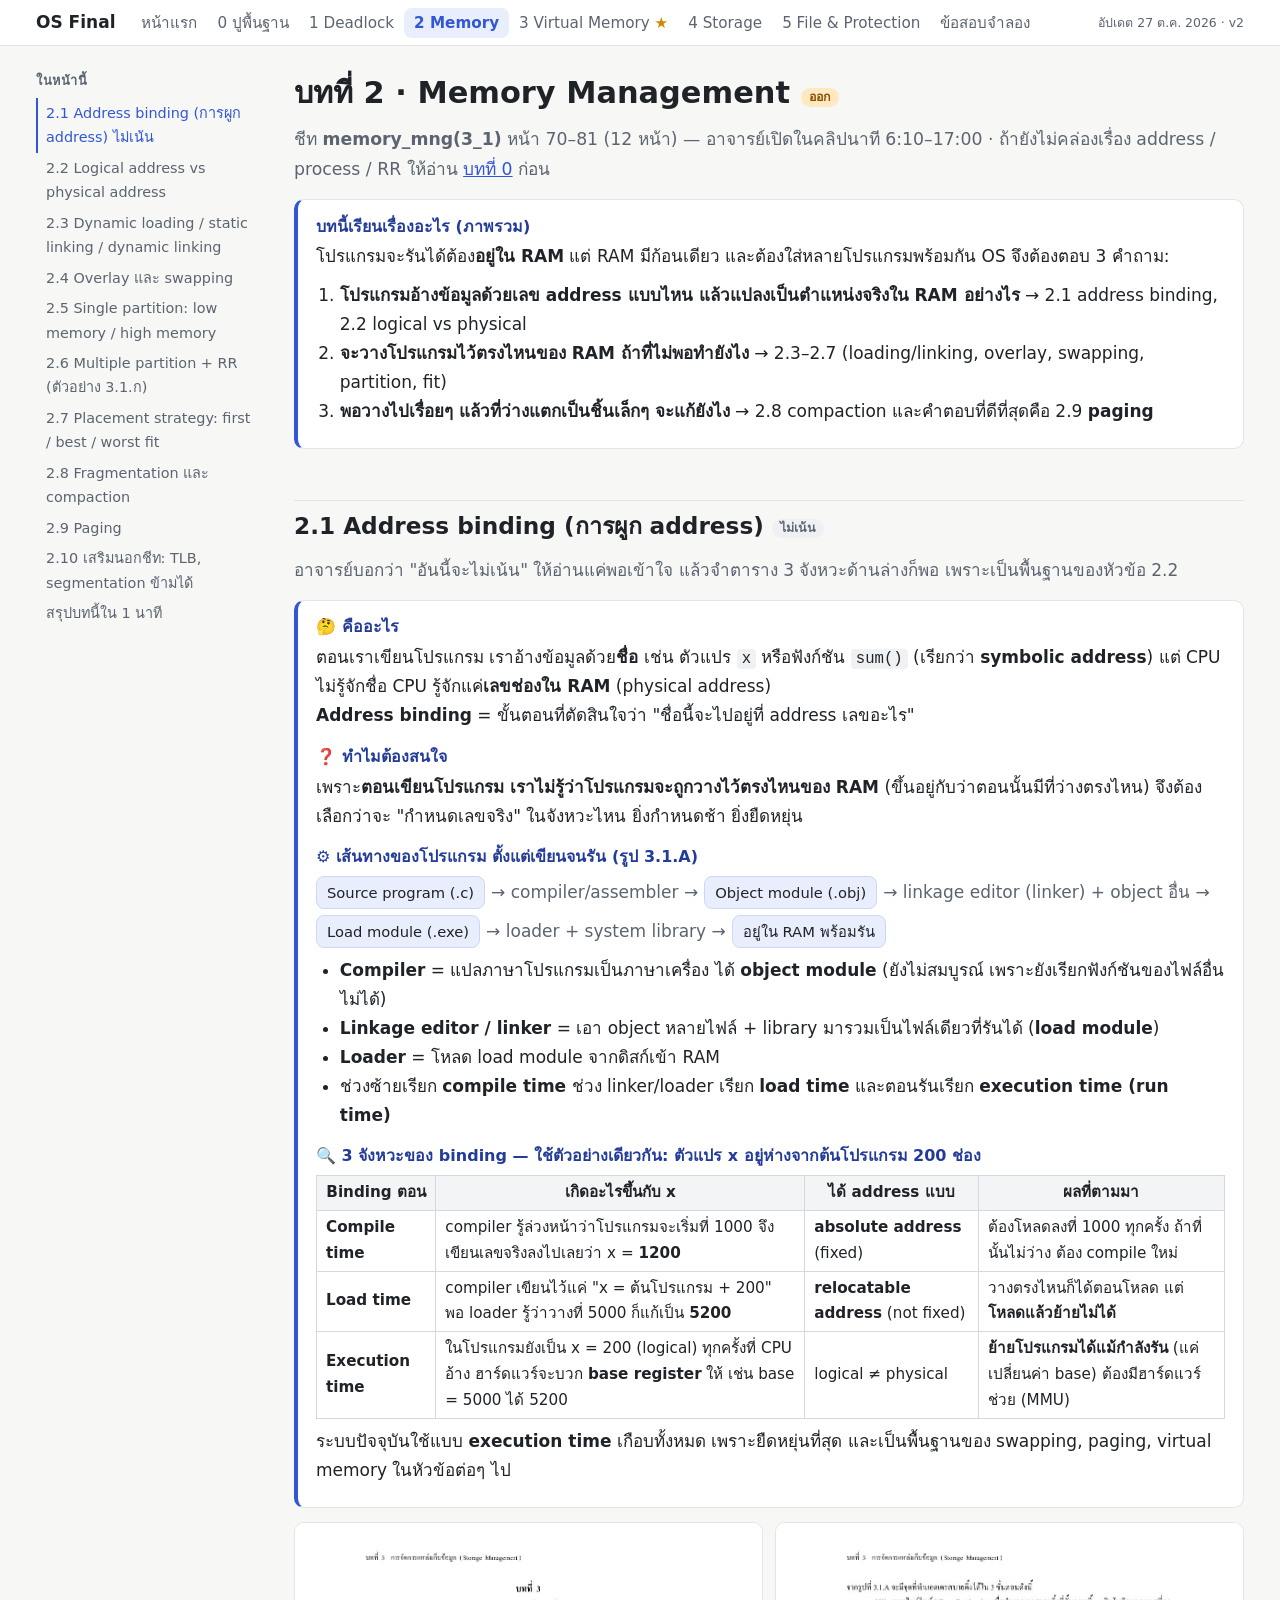
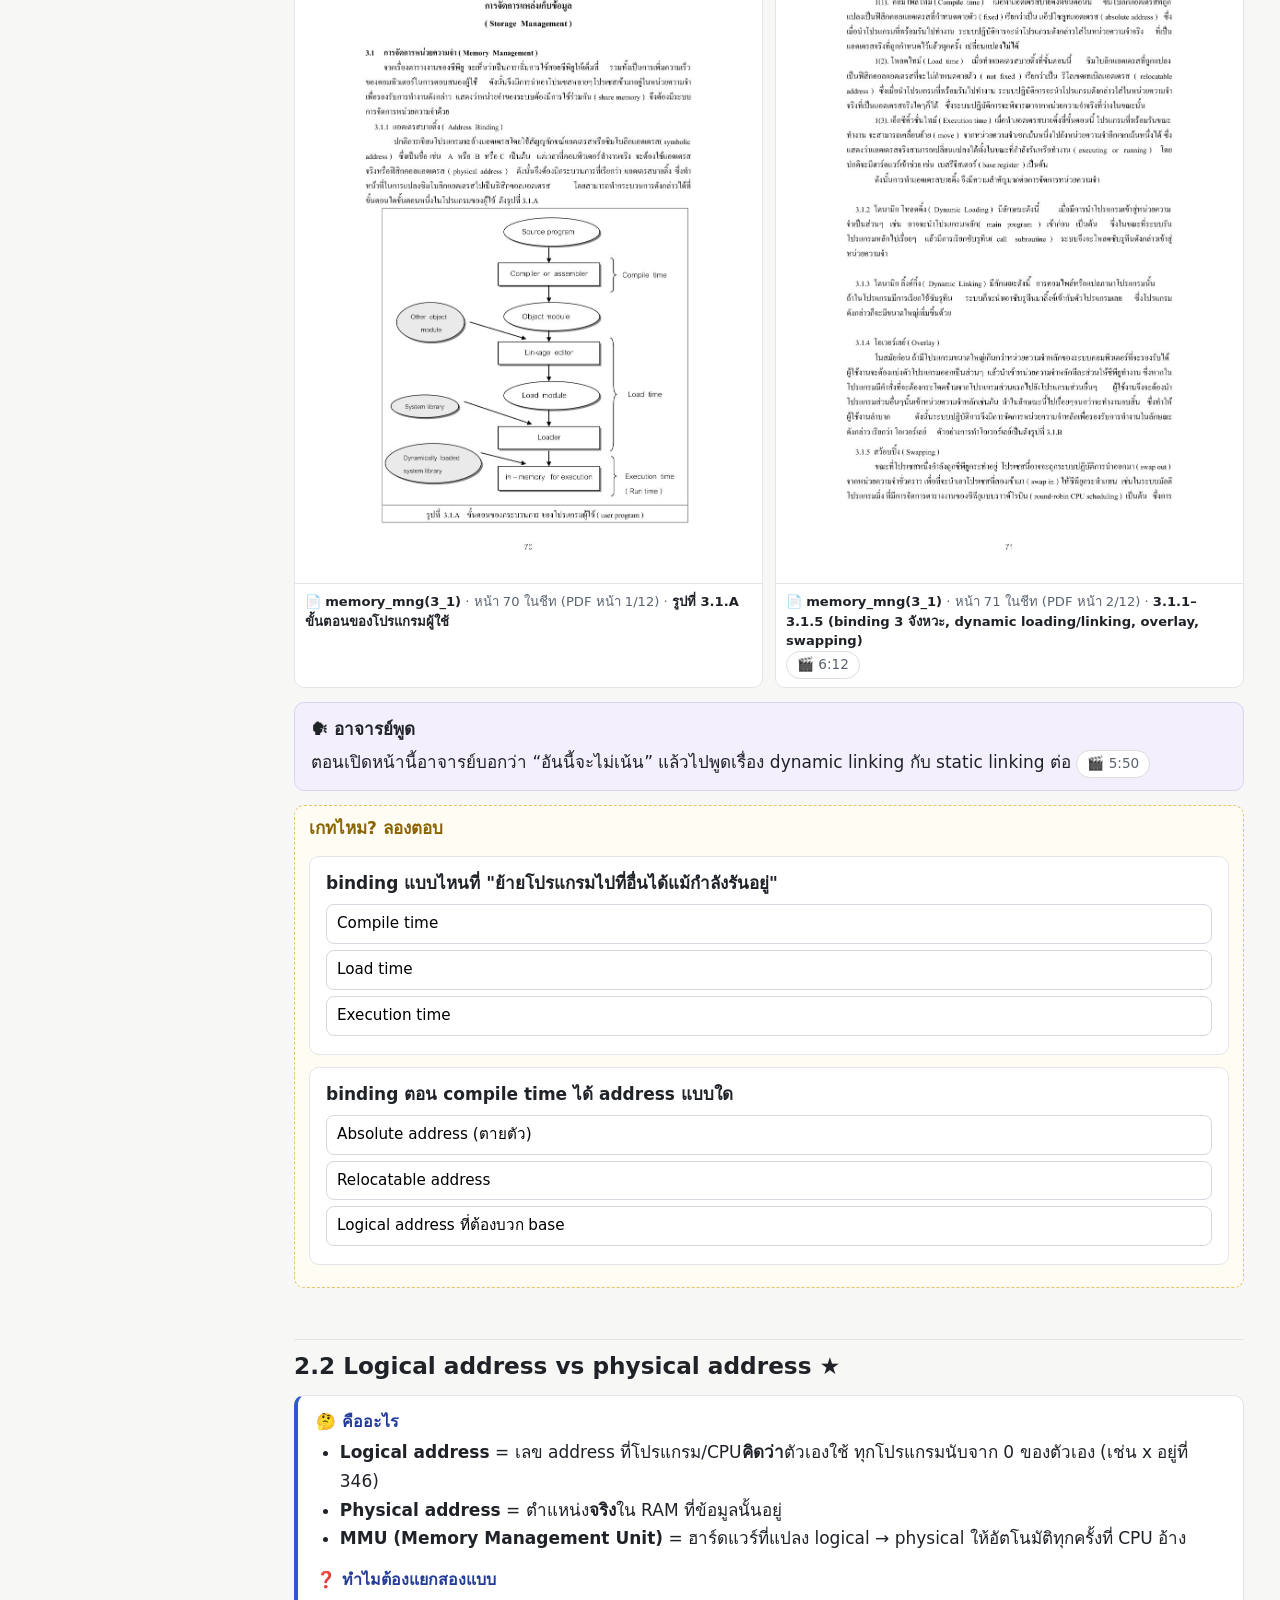
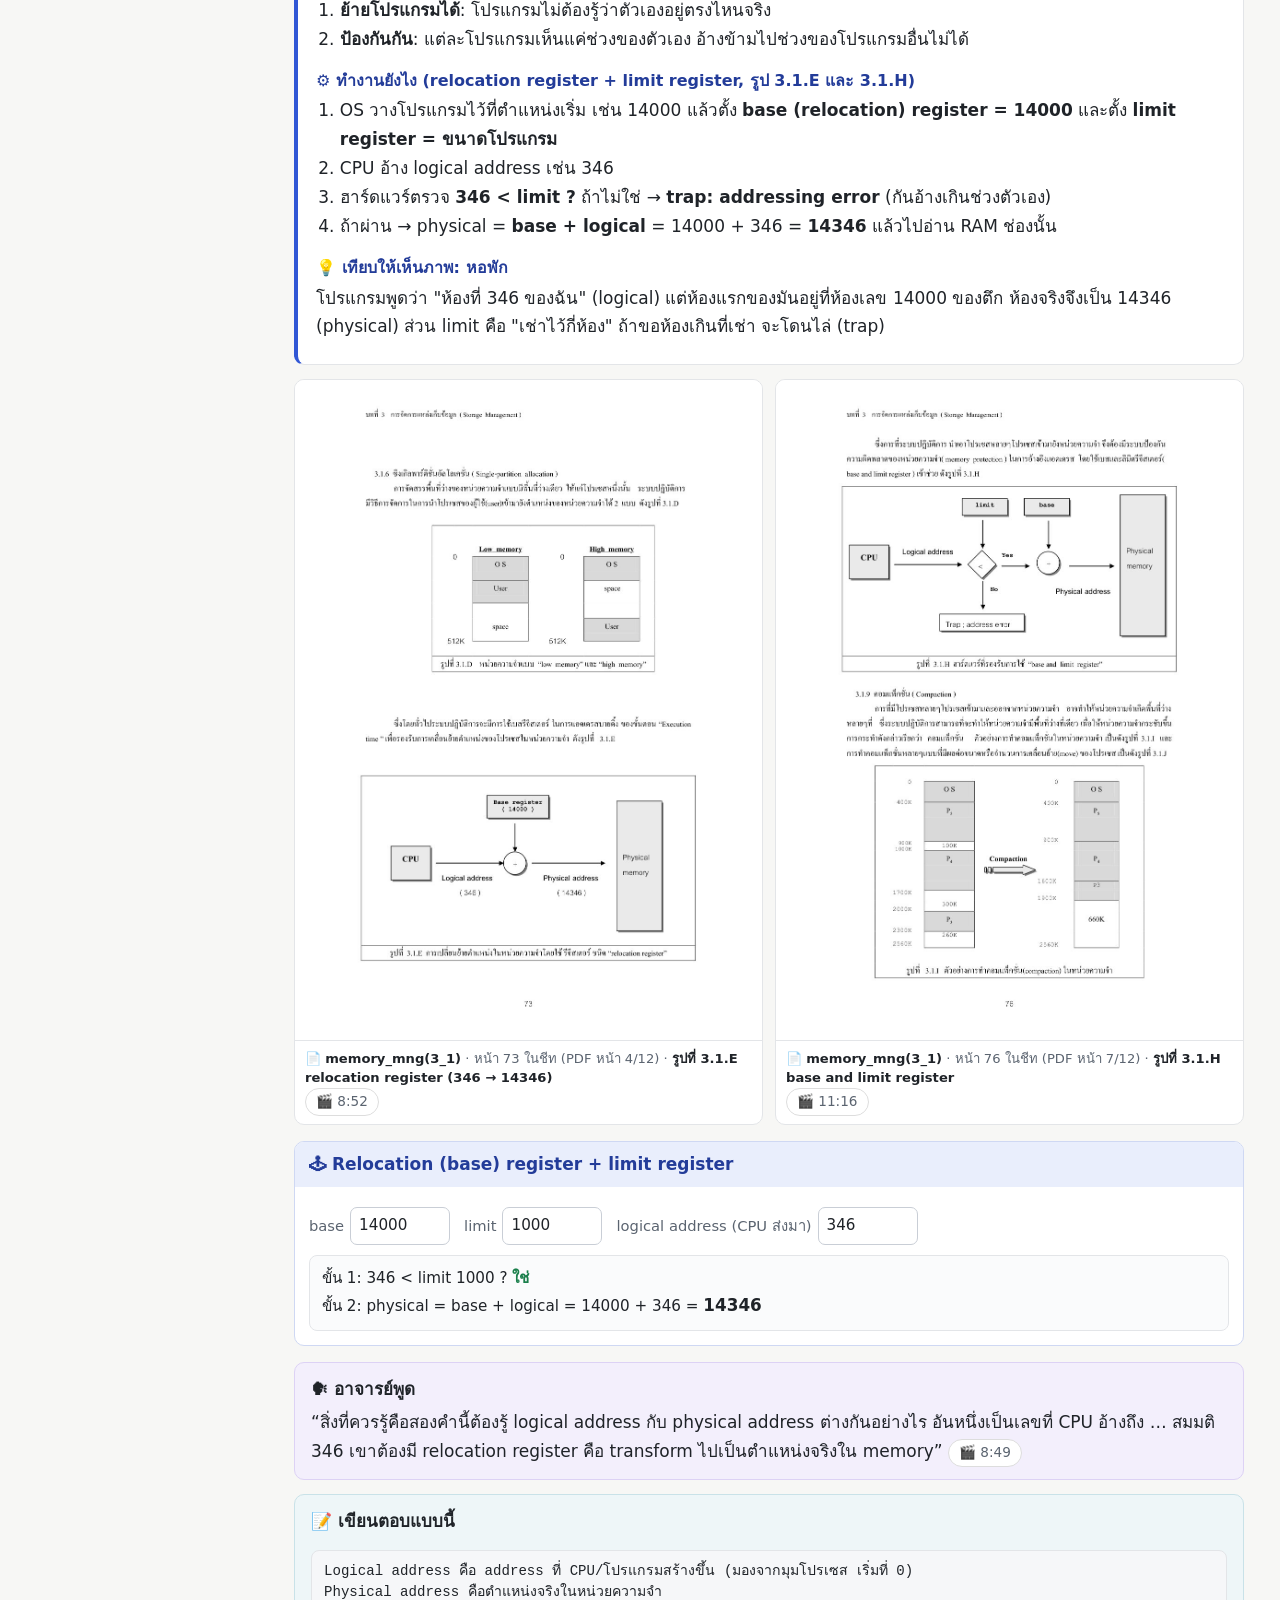
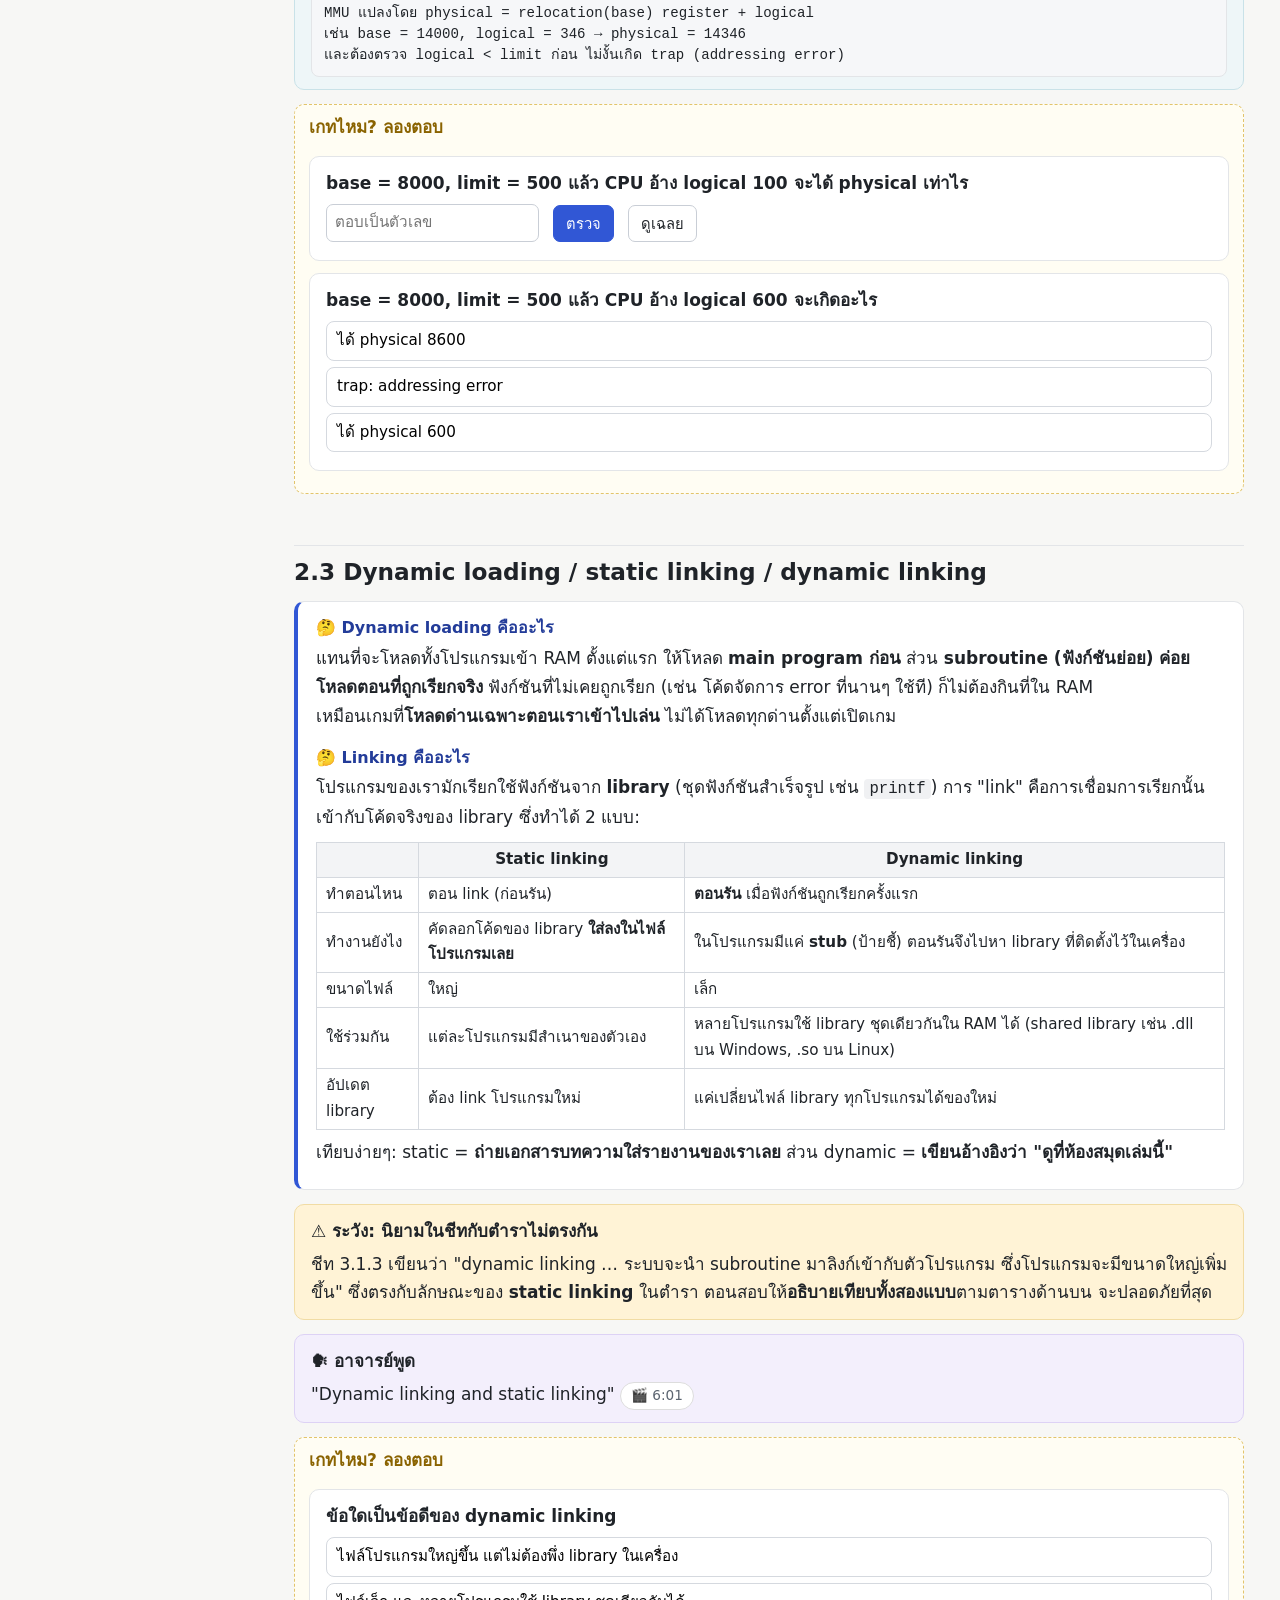
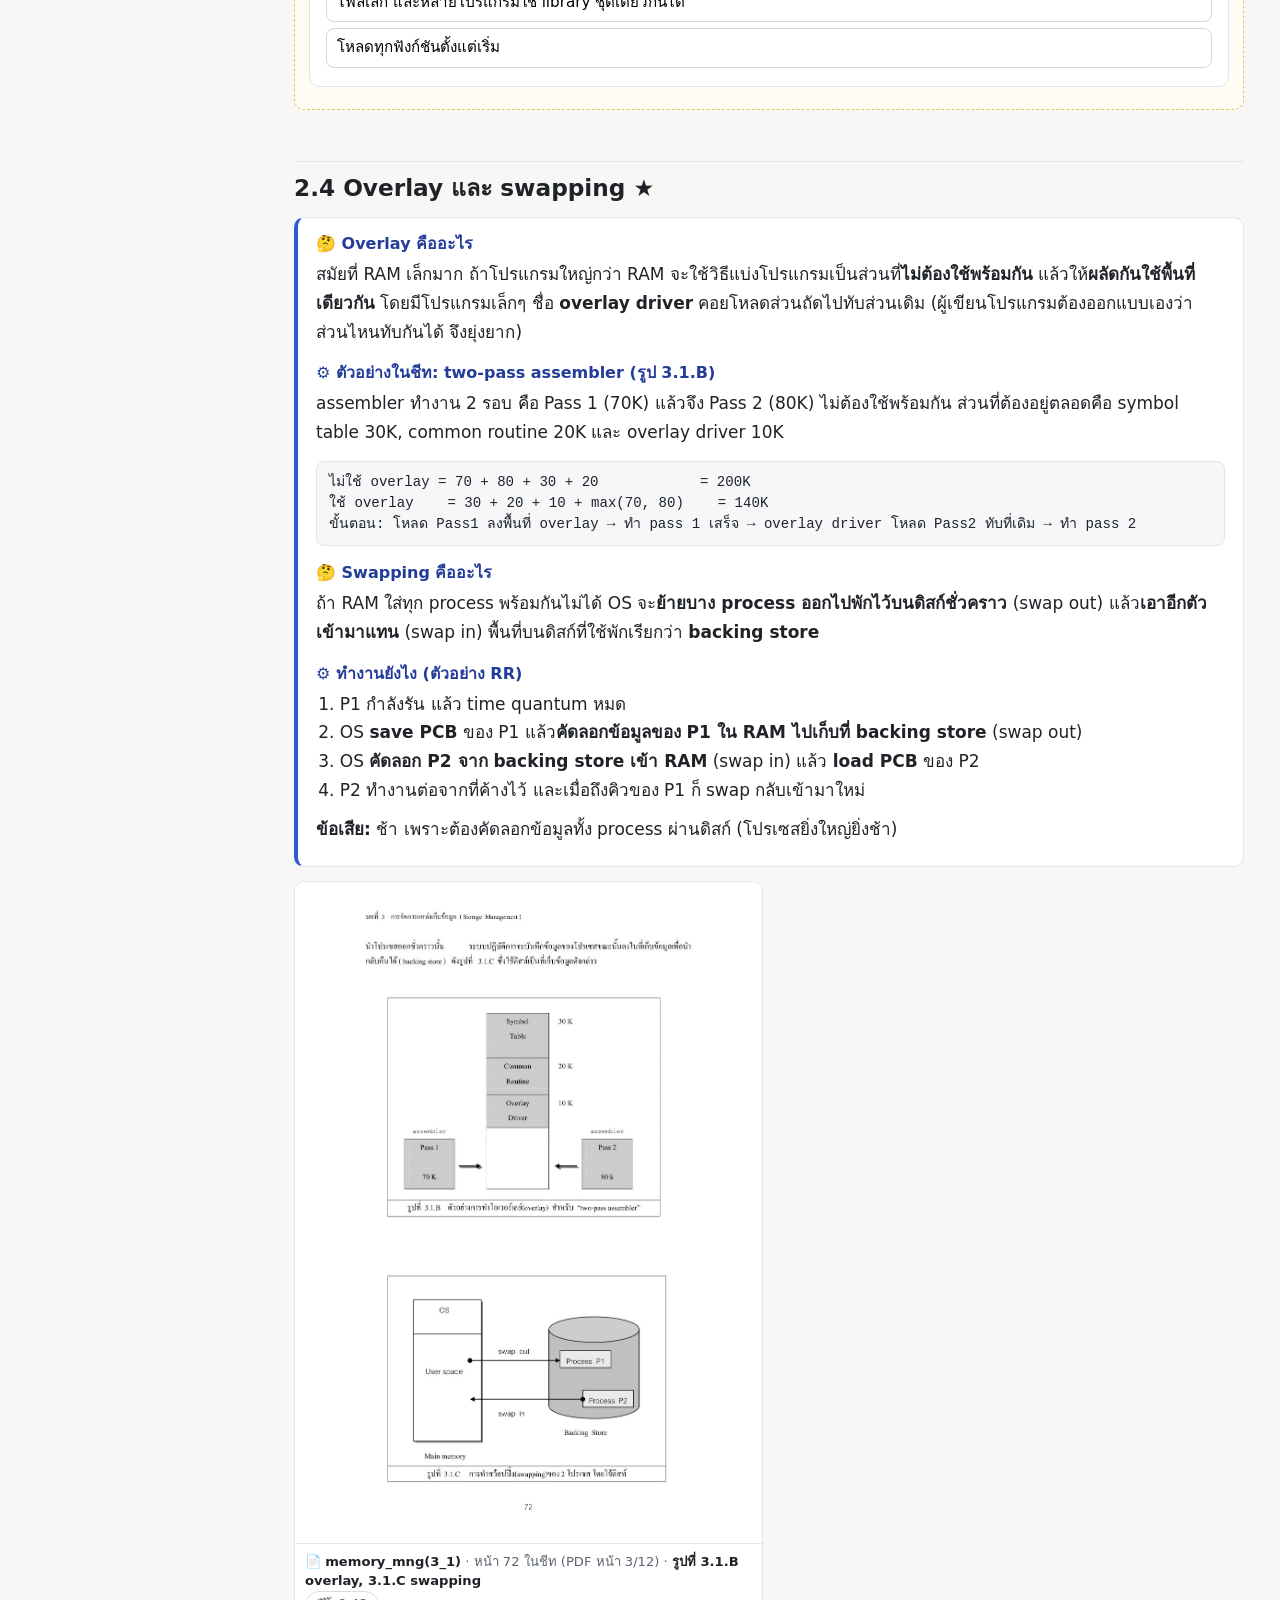
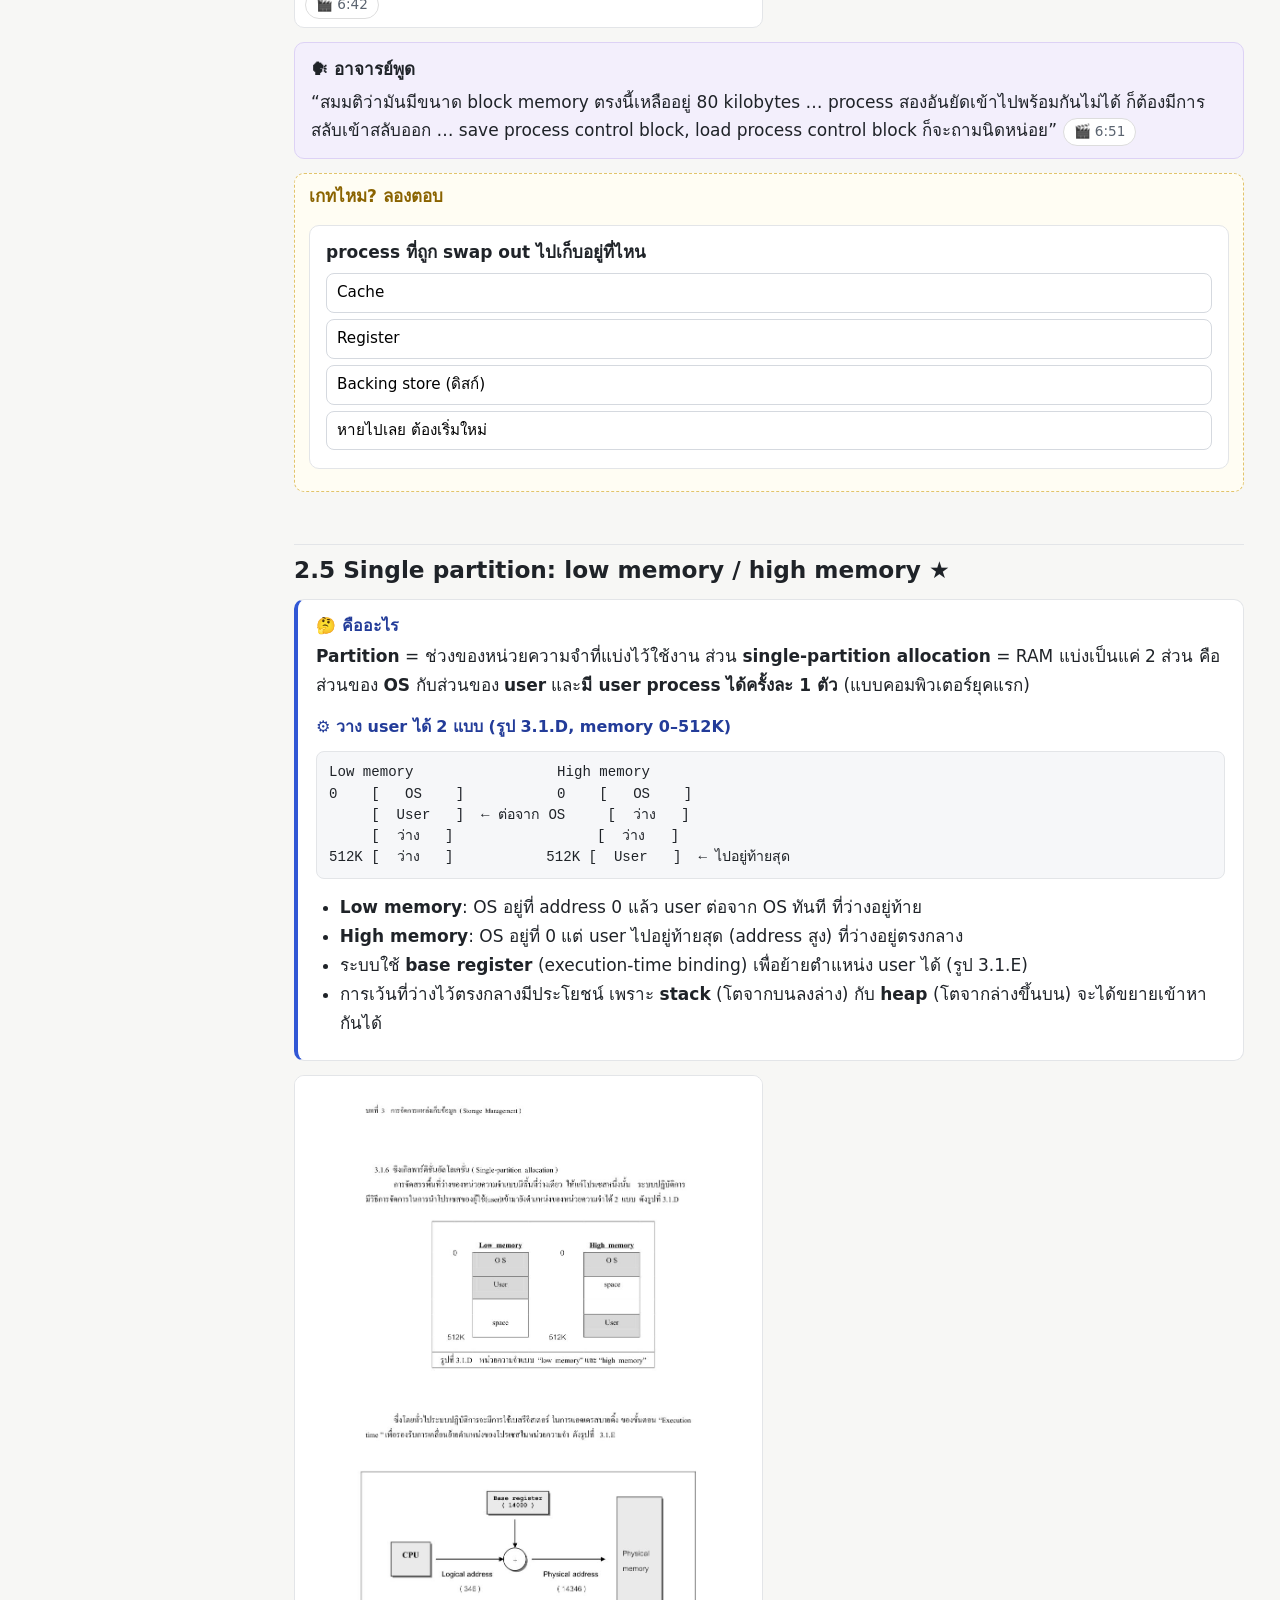
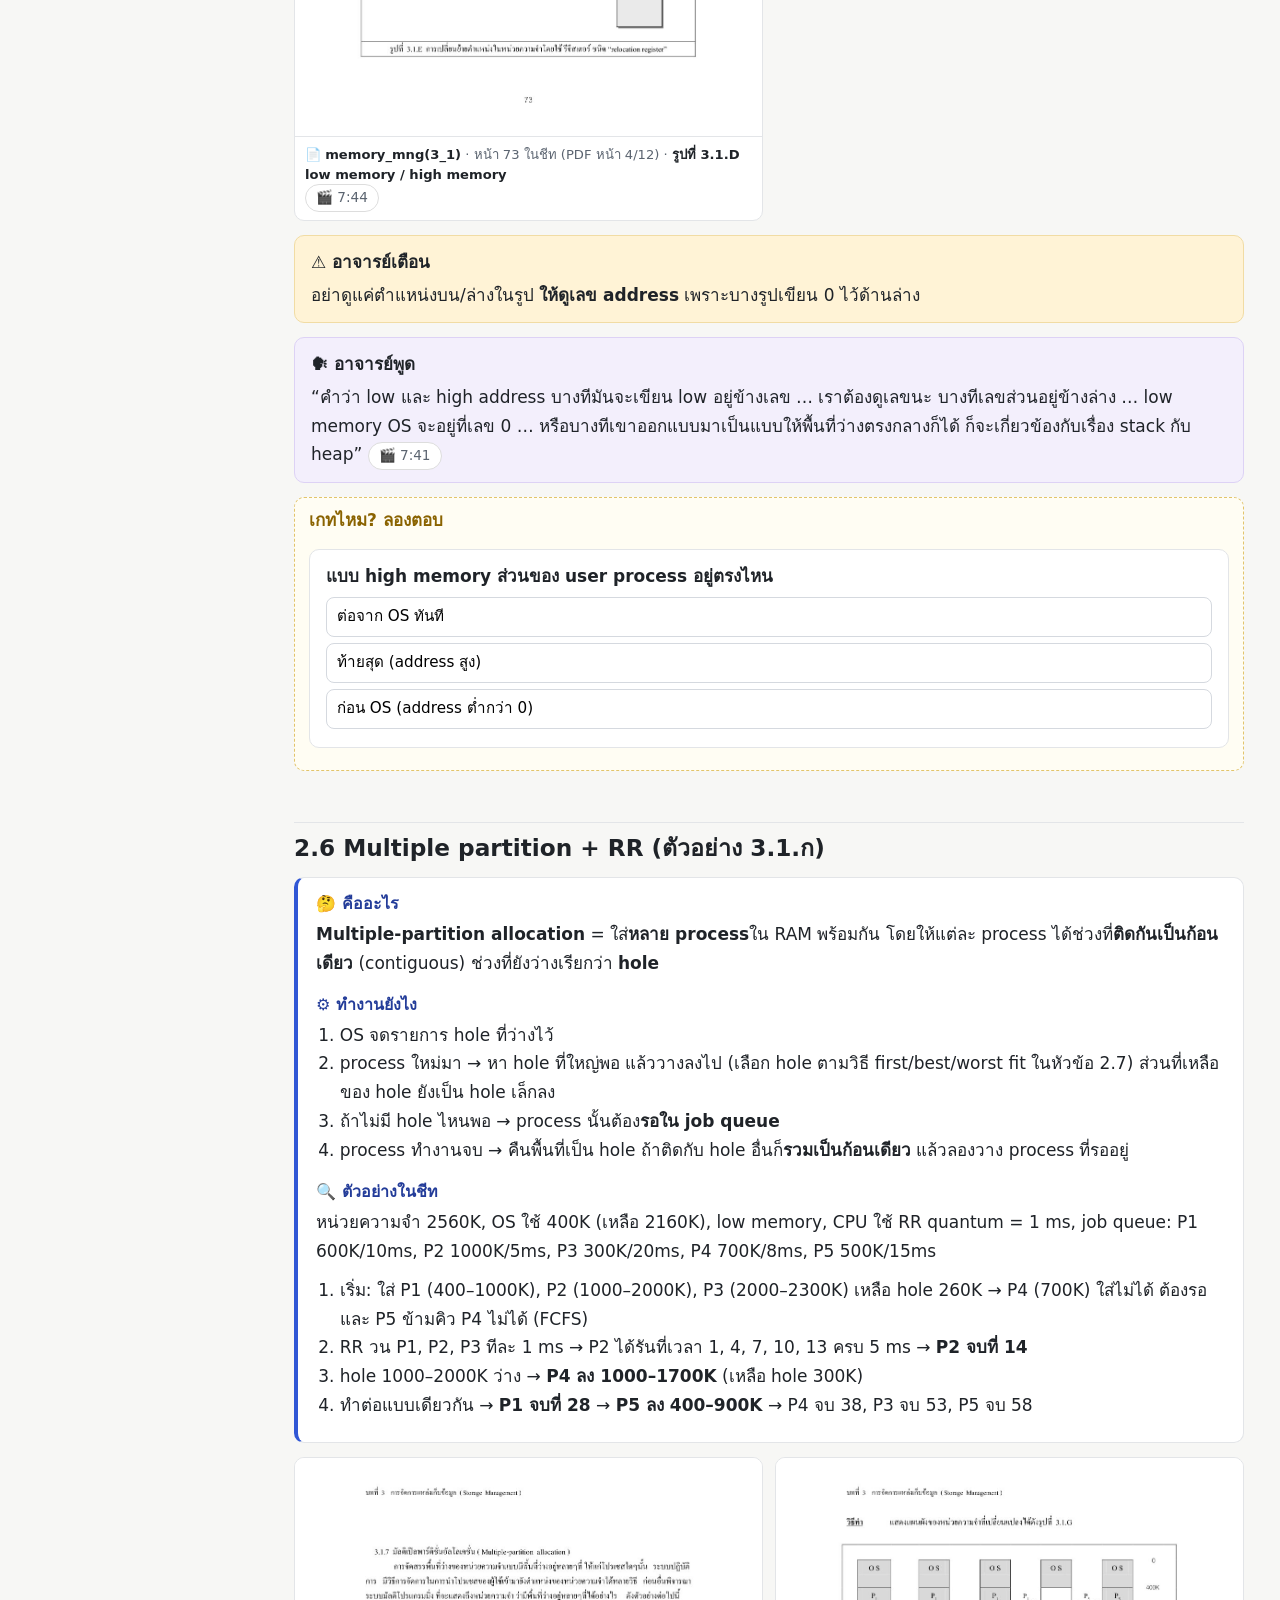
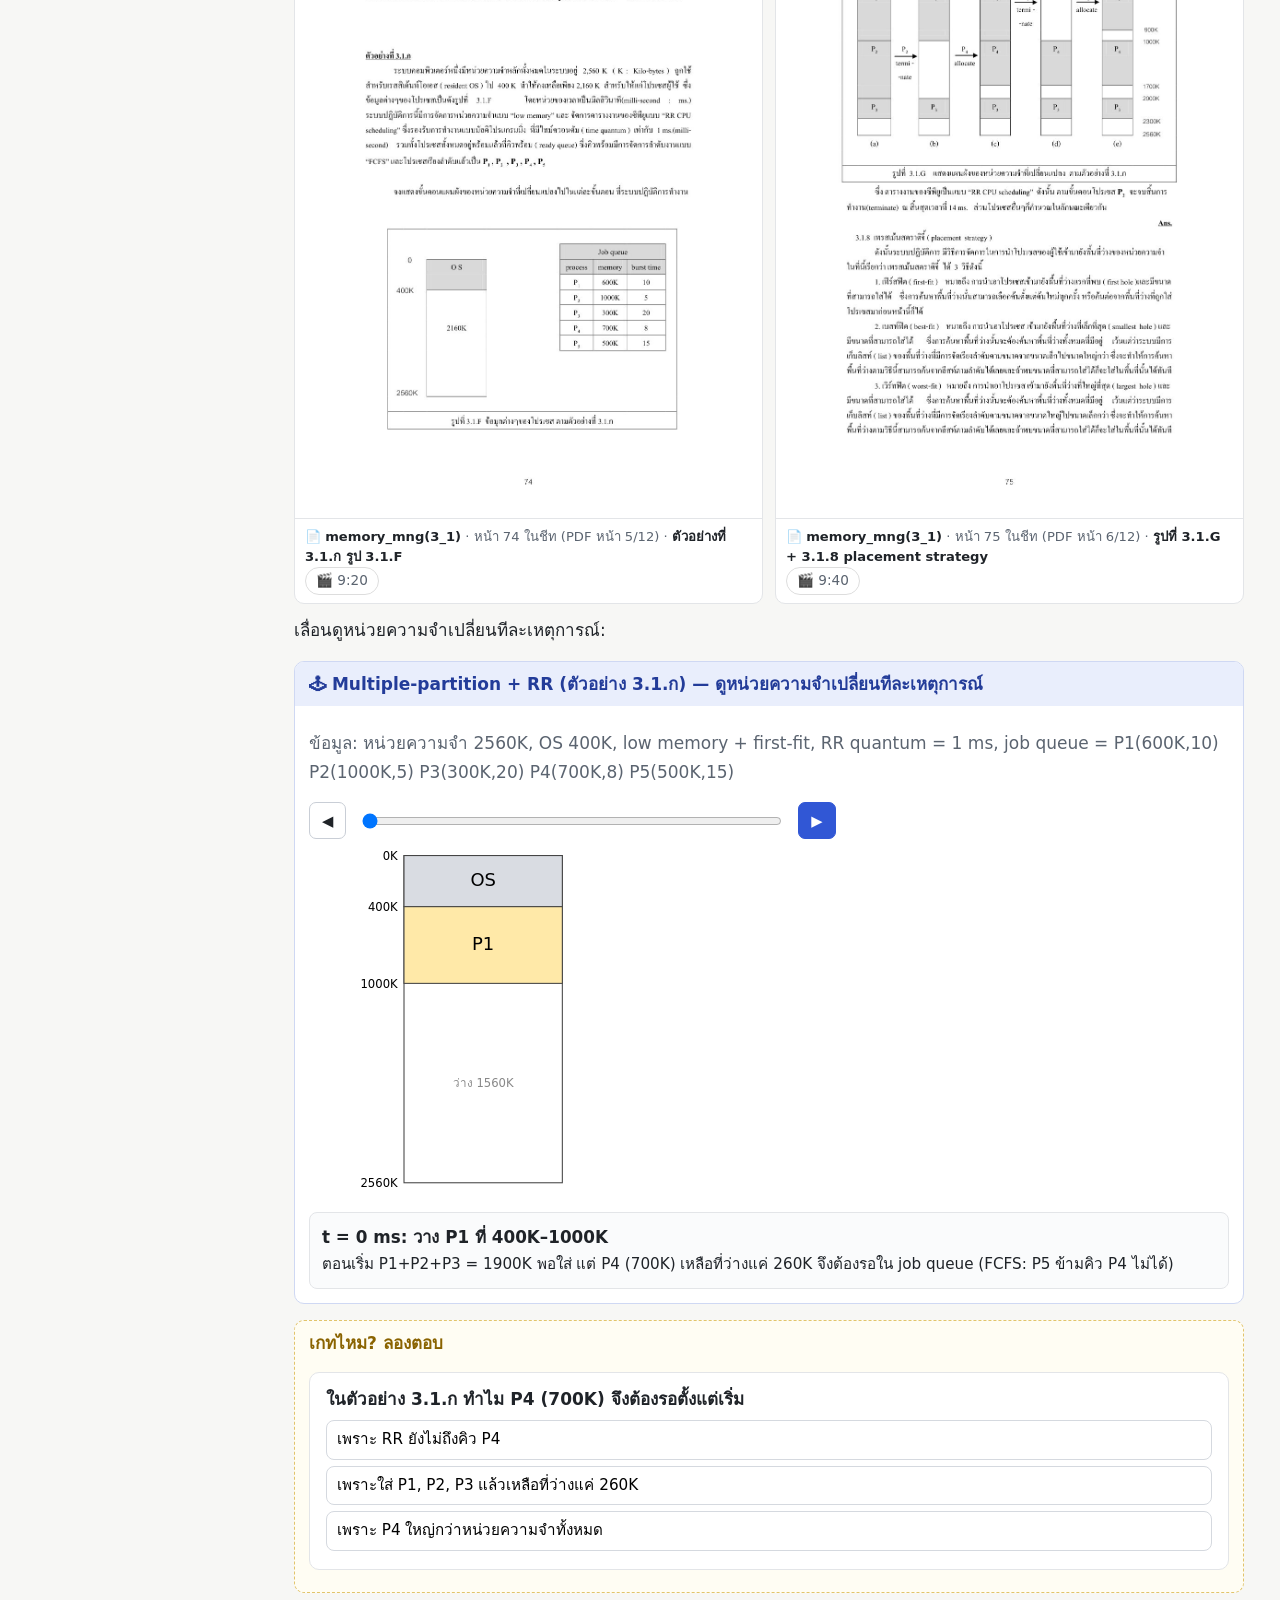
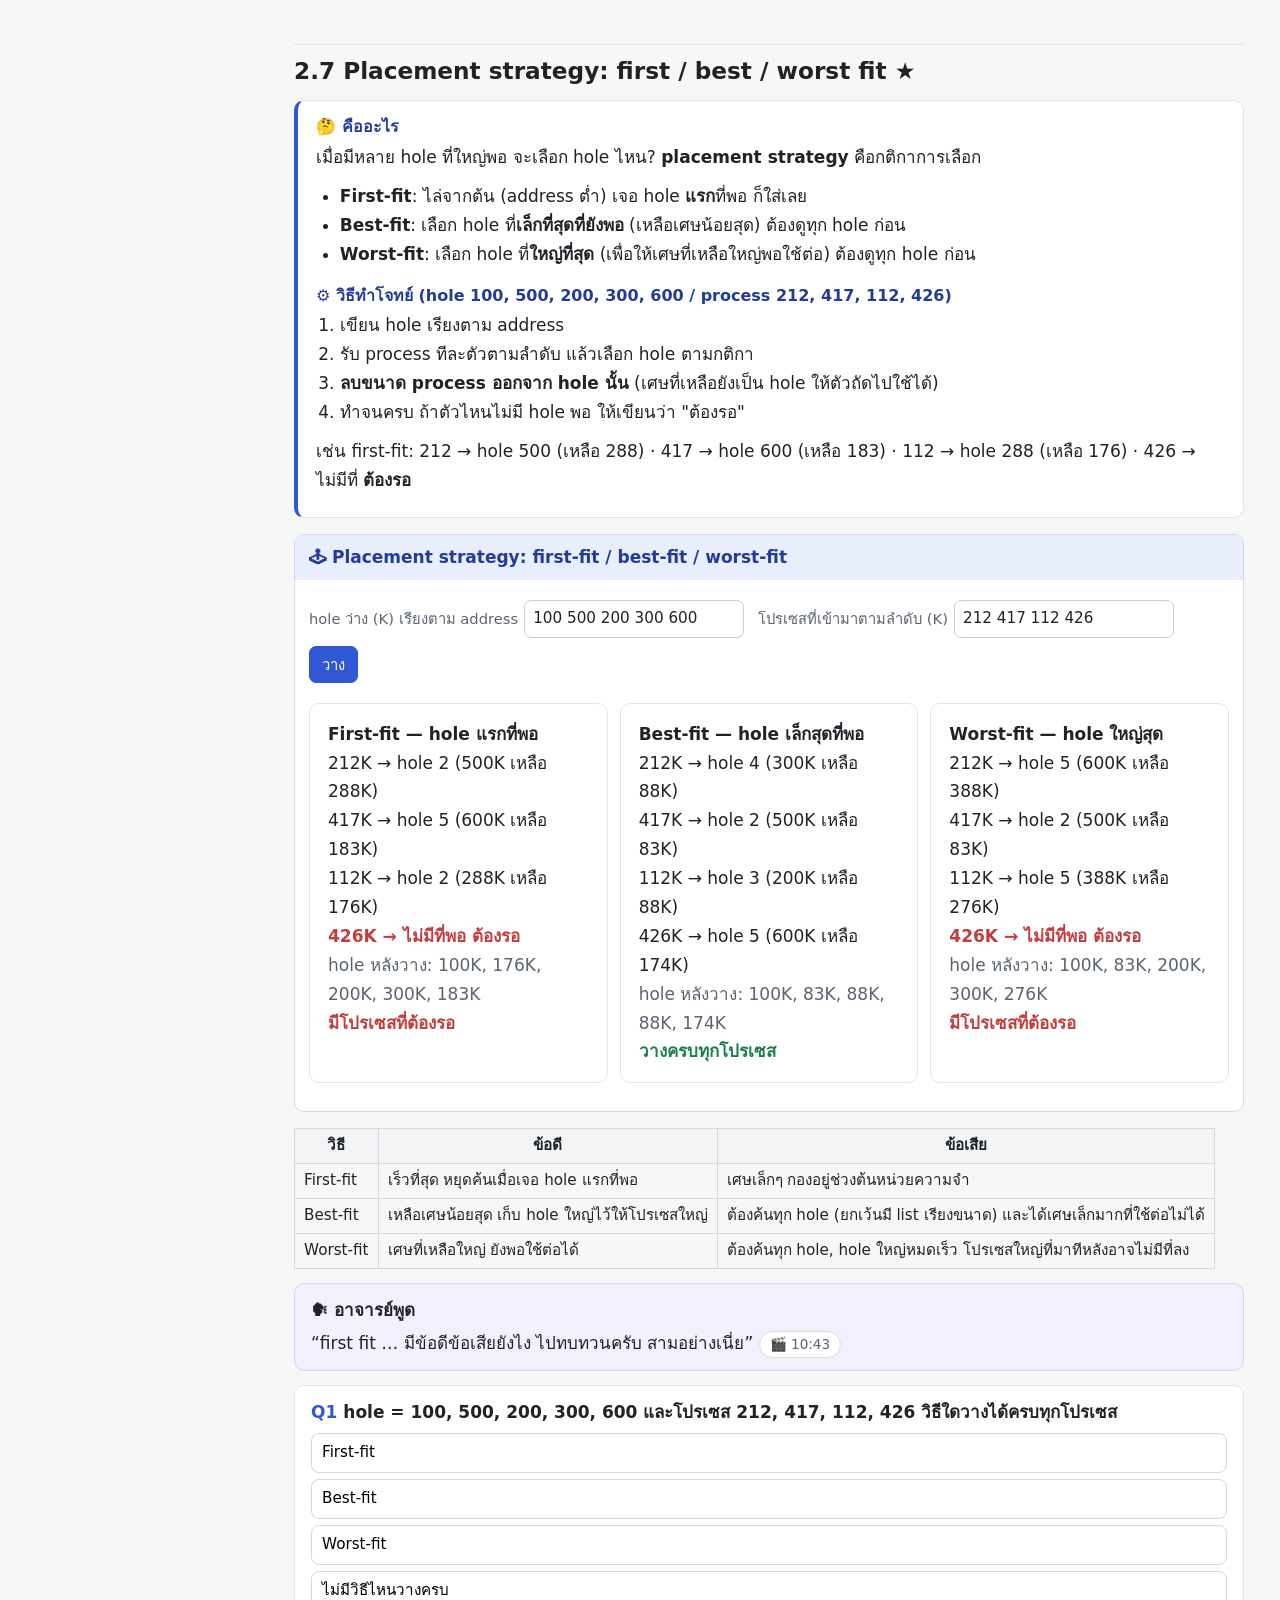
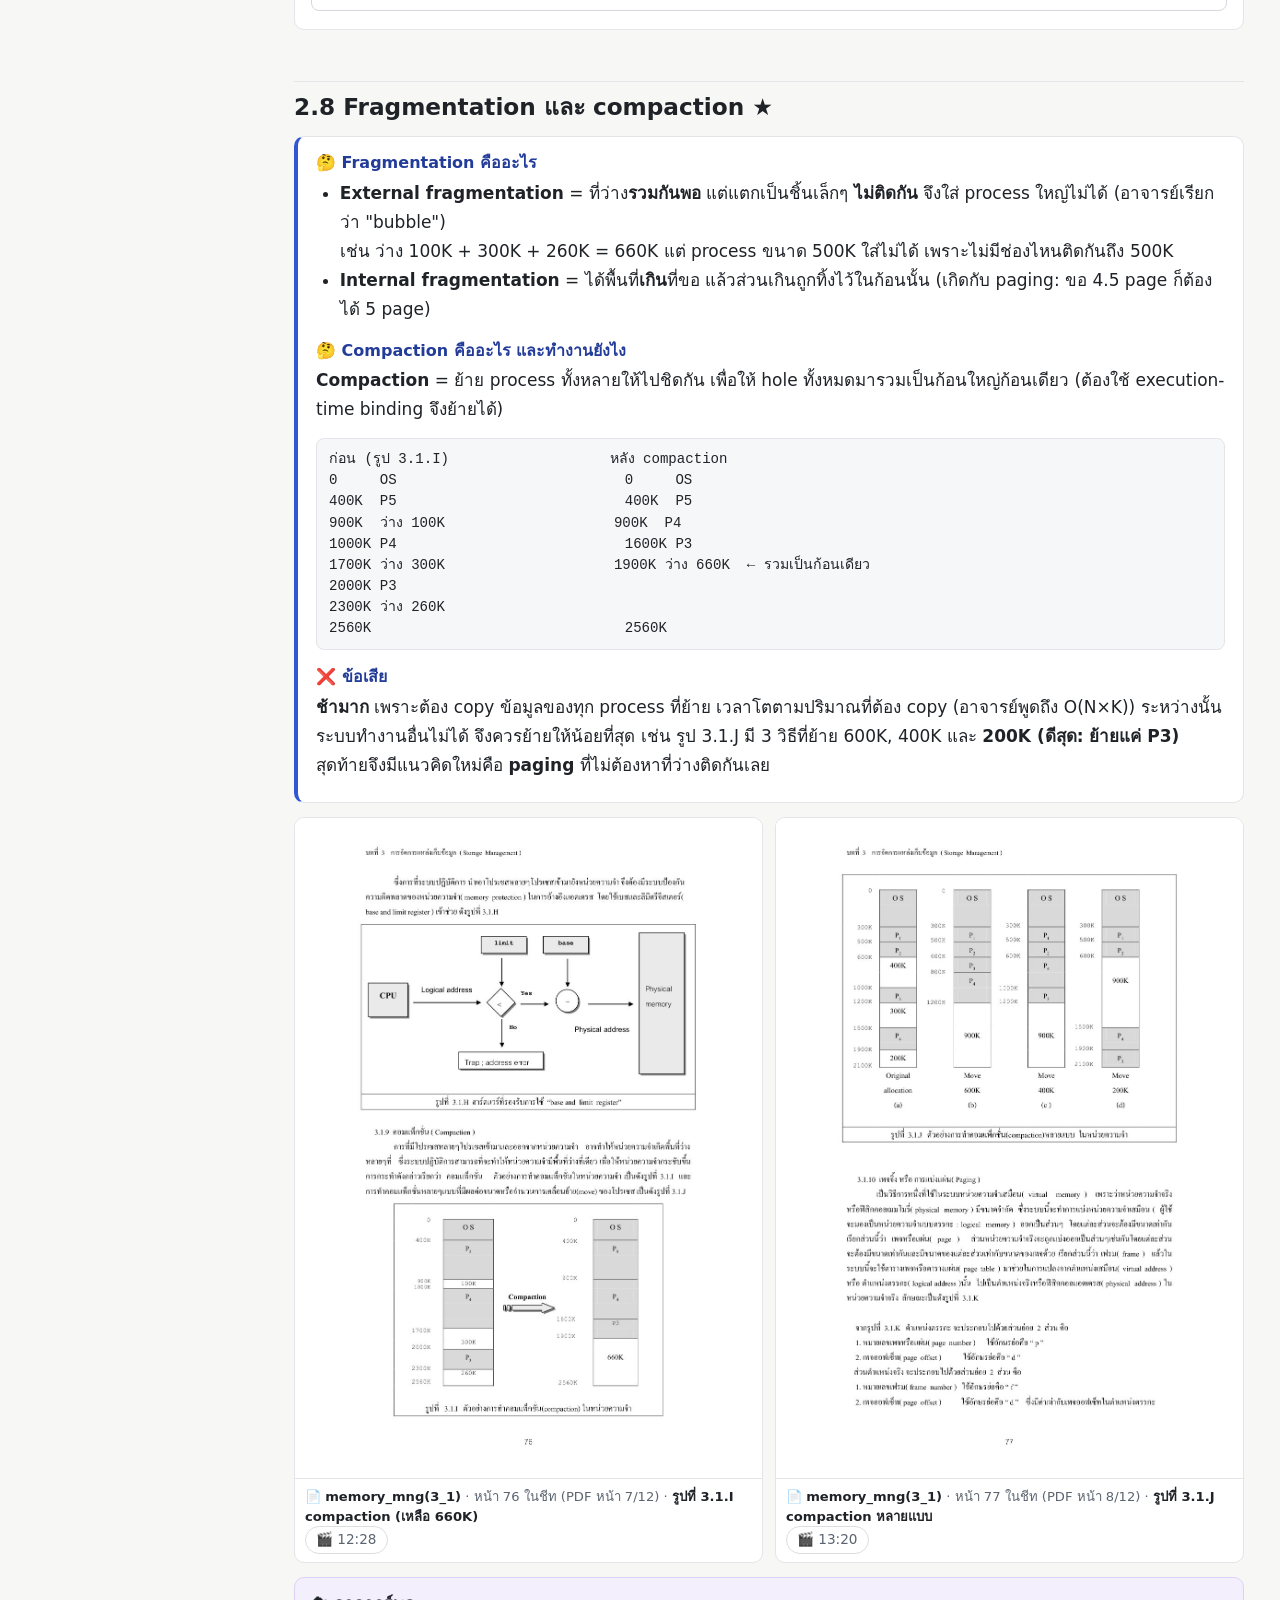
<file: memory.html>
<!doctype html>
<html lang="th">
<head>
<meta charset="utf-8">
<meta name="viewport" content="width=device-width, initial-scale=1">
<title>2 Memory Management — ติว OS Final</title>
<link rel="stylesheet" href="assets/style.css?v=2026102702">
</head>
<body>
<div class="wrap">
<aside class="toc"></aside>
<main>
<h1>บทที่ 2 · Memory Management <span class="tag hot">ออก</span></h1>
<p class="lead">ชีท <b>memory_mng(3_1)</b> หน้า 70–81 (12 หน้า) — อาจารย์เปิดในคลิปนาที 6:10–17:00 · ถ้ายังไม่คล่องเรื่อง address / process / RR ให้อ่าน <a href="basics.html">บทที่ 0</a> ก่อน</p>

<div class="learn">
<h4>บทนี้เรียนเรื่องอะไร (ภาพรวม)</h4>
<p>โปรแกรมจะรันได้ต้อง<b>อยู่ใน RAM</b> แต่ RAM มีก้อนเดียว และต้องใส่หลายโปรแกรมพร้อมกัน OS จึงต้องตอบ 3 คำถาม:</p>
<ol>
  <li><b>โปรแกรมอ้างข้อมูลด้วยเลข address แบบไหน แล้วแปลงเป็นตำแหน่งจริงใน RAM อย่างไร</b> → 2.1 address binding, 2.2 logical vs physical</li>
  <li><b>จะวางโปรแกรมไว้ตรงไหนของ RAM ถ้าที่ไม่พอทำยังไง</b> → 2.3–2.7 (loading/linking, overlay, swapping, partition, fit)</li>
  <li><b>พอวางไปเรื่อยๆ แล้วที่ว่างแตกเป็นชิ้นเล็กๆ จะแก้ยังไง</b> → 2.8 compaction และคำตอบที่ดีที่สุดคือ 2.9 <b>paging</b></li>
</ol>
</div>

<h2>2.1 Address binding (การผูก address) <span class="tag">ไม่เน้น</span></h2>
<p class="muted">อาจารย์บอกว่า "อันนี้จะไม่เน้น" ให้อ่านแค่พอเข้าใจ แล้วจำตาราง 3 จังหวะด้านล่างก็พอ เพราะเป็นพื้นฐานของหัวข้อ 2.2</p>
<div class="learn">
<h4>🤔 คืออะไร</h4>
<p>ตอนเราเขียนโปรแกรม เราอ้างข้อมูลด้วย<b>ชื่อ</b> เช่น ตัวแปร <code>x</code> หรือฟังก์ชัน <code>sum()</code> (เรียกว่า <b>symbolic address</b>) แต่ CPU ไม่รู้จักชื่อ CPU รู้จักแค่<b>เลขช่องใน RAM</b> (physical address)
<br><b>Address binding</b> = ขั้นตอนที่ตัดสินใจว่า "ชื่อนี้จะไปอยู่ที่ address เลขอะไร"</p>
<h4>❓ ทำไมต้องสนใจ</h4>
<p>เพราะ<b>ตอนเขียนโปรแกรม เราไม่รู้ว่าโปรแกรมจะถูกวางไว้ตรงไหนของ RAM</b> (ขึ้นอยู่กับว่าตอนนั้นมีที่ว่างตรงไหน) จึงต้องเลือกว่าจะ "กำหนดเลขจริง" ในจังหวะไหน ยิ่งกำหนดช้า ยิ่งยืดหยุ่น</p>
<h4>⚙️ เส้นทางของโปรแกรม ตั้งแต่เขียนจนรัน (รูป 3.1.A)</h4>
<div class="flow"><span>Source program (.c)</span><i>→ compiler/assembler →</i><span>Object module (.obj)</span><i>→ linkage editor (linker) + object อื่น →</i><span>Load module (.exe)</span><i>→ loader + system library →</i><span>อยู่ใน RAM พร้อมรัน</span></div>
<ul>
  <li><b>Compiler</b> = แปลภาษาโปรแกรมเป็นภาษาเครื่อง ได้ <b>object module</b> (ยังไม่สมบูรณ์ เพราะยังเรียกฟังก์ชันของไฟล์อื่นไม่ได้)</li>
  <li><b>Linkage editor / linker</b> = เอา object หลายไฟล์ + library มารวมเป็นไฟล์เดียวที่รันได้ (<b>load module</b>)</li>
  <li><b>Loader</b> = โหลด load module จากดิสก์เข้า RAM</li>
  <li>ช่วงซ้ายเรียก <b>compile time</b> ช่วง linker/loader เรียก <b>load time</b> และตอนรันเรียก <b>execution time (run time)</b></li>
</ul>
<h4>🔍 3 จังหวะของ binding — ใช้ตัวอย่างเดียวกัน: ตัวแปร x อยู่ห่างจากต้นโปรแกรม 200 ช่อง</h4>
<table class="t left">
  <tr><th>Binding ตอน</th><th>เกิดอะไรขึ้นกับ x</th><th>ได้ address แบบ</th><th>ผลที่ตามมา</th></tr>
  <tr><td><b>Compile time</b></td><td>compiler รู้ล่วงหน้าว่าโปรแกรมจะเริ่มที่ 1000 จึงเขียนเลขจริงลงไปเลยว่า x = <b>1200</b></td><td><b>absolute address</b> (fixed)</td><td>ต้องโหลดลงที่ 1000 ทุกครั้ง ถ้าที่นั้นไม่ว่าง ต้อง compile ใหม่</td></tr>
  <tr><td><b>Load time</b></td><td>compiler เขียนไว้แค่ "x = ต้นโปรแกรม + 200" พอ loader รู้ว่าวางที่ 5000 ก็แก้เป็น <b>5200</b></td><td><b>relocatable address</b> (not fixed)</td><td>วางตรงไหนก็ได้ตอนโหลด แต่<b>โหลดแล้วย้ายไม่ได้</b></td></tr>
  <tr><td><b>Execution time</b></td><td>ในโปรแกรมยังเป็น x = 200 (logical) ทุกครั้งที่ CPU อ้าง ฮาร์ดแวร์จะบวก <b>base register</b> ให้ เช่น base = 5000 ได้ 5200</td><td>logical ≠ physical</td><td><b>ย้ายโปรแกรมได้แม้กำลังรัน</b> (แค่เปลี่ยนค่า base) ต้องมีฮาร์ดแวร์ช่วย (MMU)</td></tr>
</table>
<p>ระบบปัจจุบันใช้แบบ <b>execution time</b> เกือบทั้งหมด เพราะยืดหยุ่นที่สุด และเป็นพื้นฐานของ swapping, paging, virtual memory ในหัวข้อต่อๆ ไป</p>
</div>
<div class="slides">
  <figure class="slide" data-src="mem" data-page="1" data-img="mem-p01.jpg" data-fig="รูปที่ 3.1.A ขั้นตอนของโปรแกรมผู้ใช้"></figure>
  <figure class="slide" data-src="mem" data-page="2" data-img="mem-p02.jpg" data-fig="3.1.1–3.1.5 (binding 3 จังหวะ, dynamic loading/linking, overlay, swapping)" data-t="372"></figure>
</div>
<div class="box prof"><span class="t">🗣 อาจารย์พูด</span>ตอนเปิดหน้านี้อาจารย์บอกว่า <q>อันนี้จะไม่เน้น</q> แล้วไปพูดเรื่อง dynamic linking กับ static linking ต่อ <button class="ts" data-ts="350"></button></div>
<div class="gotit"><span class="t">เกทไหม? ลองตอบ</span>
<div class="quiz">
  <div class="q" data-type="mcq" data-answer="2"><div class="qt">binding แบบไหนที่ "ย้ายโปรแกรมไปที่อื่นได้แม้กำลังรันอยู่"</div><div class="opts">
    <button class="opt">Compile time</button><button class="opt">Load time</button><button class="opt">Execution time</button></div>
    <div class="fb">execution time เก็บ address แบบ logical ไว้ แล้วให้ฮาร์ดแวร์บวก base ทุกครั้งที่อ้าง ถ้าจะย้ายก็แค่เปลี่ยนค่า base</div></div>
  <div class="q" data-type="mcq" data-answer="0"><div class="qt">binding ตอน compile time ได้ address แบบใด</div><div class="opts">
    <button class="opt">Absolute address (ตายตัว)</button><button class="opt">Relocatable address</button><button class="opt">Logical address ที่ต้องบวก base</button></div>
    <div class="fb">compiler เขียนเลขจริงลงไปเลย จึงเป็น absolute ต้องลงที่เดิมทุกครั้ง</div></div>
</div></div>

<h2>2.2 Logical address vs physical address ★</h2>
<div class="learn">
<h4>🤔 คืออะไร</h4>
<ul>
  <li><b>Logical address</b> = เลข address ที่โปรแกรม/CPU<b>คิดว่า</b>ตัวเองใช้ ทุกโปรแกรมนับจาก 0 ของตัวเอง (เช่น x อยู่ที่ 346)</li>
  <li><b>Physical address</b> = ตำแหน่ง<b>จริง</b>ใน RAM ที่ข้อมูลนั้นอยู่</li>
  <li><b>MMU (Memory Management Unit)</b> = ฮาร์ดแวร์ที่แปลง logical → physical ให้อัตโนมัติทุกครั้งที่ CPU อ้าง</li>
</ul>
<h4>❓ ทำไมต้องแยกสองแบบ</h4>
<ol>
  <li><b>ย้ายโปรแกรมได้</b>: โปรแกรมไม่ต้องรู้ว่าตัวเองอยู่ตรงไหนจริง</li>
  <li><b>ป้องกันกัน</b>: แต่ละโปรแกรมเห็นแค่ช่วงของตัวเอง อ้างข้ามไปช่วงของโปรแกรมอื่นไม่ได้</li>
</ol>
<h4>⚙️ ทำงานยังไง (relocation register + limit register, รูป 3.1.E และ 3.1.H)</h4>
<ol>
  <li>OS วางโปรแกรมไว้ที่ตำแหน่งเริ่ม เช่น 14000 แล้วตั้ง <b>base (relocation) register = 14000</b> และตั้ง <b>limit register = ขนาดโปรแกรม</b></li>
  <li>CPU อ้าง logical address เช่น 346</li>
  <li>ฮาร์ดแวร์ตรวจ <b>346 &lt; limit ?</b> ถ้าไม่ใช่ → <b>trap: addressing error</b> (กันอ้างเกินช่วงตัวเอง)</li>
  <li>ถ้าผ่าน → physical = <b>base + logical</b> = 14000 + 346 = <b>14346</b> แล้วไปอ่าน RAM ช่องนั้น</li>
</ol>
<h4>💡 เทียบให้เห็นภาพ: หอพัก</h4>
<p>โปรแกรมพูดว่า "ห้องที่ 346 ของฉัน" (logical) แต่ห้องแรกของมันอยู่ที่ห้องเลข 14000 ของตึก ห้องจริงจึงเป็น 14346 (physical) ส่วน limit คือ "เช่าไว้กี่ห้อง" ถ้าขอห้องเกินที่เช่า จะโดนไล่ (trap)</p>
</div>
<div class="slides">
  <figure class="slide" data-src="mem" data-page="4" data-img="mem-p04.jpg" data-fig="รูปที่ 3.1.E relocation register (346 → 14346)" data-t="532"></figure>
  <figure class="slide" data-src="mem" data-page="7" data-img="mem-p07.jpg" data-fig="รูปที่ 3.1.H base and limit register" data-t="676"></figure>
</div>
<div data-widget="reloc"></div>
<div class="box prof"><span class="t">🗣 อาจารย์พูด</span><q>สิ่งที่ควรรู้คือสองคำนี้ต้องรู้ logical address กับ physical address ต่างกันอย่างไร อันหนึ่งเป็นเลขที่ CPU อ้างถึง … สมมติ 346 เขาต้องมี relocation register คือ transform ไปเป็นตำแหน่งจริงใน memory</q> <button class="ts" data-ts="529"></button></div>
<div class="box exam"><span class="t">📝 เขียนตอบแบบนี้</span><pre>Logical address คือ address ที่ CPU/โปรแกรมสร้างขึ้น (มองจากมุมโปรเซส เริ่มที่ 0)
Physical address คือตำแหน่งจริงในหน่วยความจำ
MMU แปลงโดย physical = relocation(base) register + logical
เช่น base = 14000, logical = 346 → physical = 14346
และต้องตรวจ logical < limit ก่อน ไม่งั้นเกิด trap (addressing error)</pre></div>
<div class="gotit"><span class="t">เกทไหม? ลองตอบ</span>
<div class="quiz">
  <div class="q" data-type="num" data-answer="8100"><div class="qt">base = 8000, limit = 500 แล้ว CPU อ้าง logical 100 จะได้ physical เท่าไร</div><div class="ans">100 &lt; 500 ✓ → 8000 + 100 = 8100</div></div>
  <div class="q" data-type="mcq" data-answer="1"><div class="qt">base = 8000, limit = 500 แล้ว CPU อ้าง logical 600 จะเกิดอะไร</div><div class="opts">
    <button class="opt">ได้ physical 8600</button><button class="opt">trap: addressing error</button><button class="opt">ได้ physical 600</button></div>
    <div class="fb">600 ไม่น้อยกว่า limit 500 จึงเกิด trap ก่อน (ไม่เอาไปบวก base)</div></div>
</div></div>

<h2>2.3 Dynamic loading / static linking / dynamic linking</h2>
<div class="learn">
<h4>🤔 Dynamic loading คืออะไร</h4>
<p>แทนที่จะโหลดทั้งโปรแกรมเข้า RAM ตั้งแต่แรก ให้โหลด <b>main program ก่อน</b> ส่วน <b>subroutine (ฟังก์ชันย่อย) ค่อยโหลดตอนที่ถูกเรียกจริง</b> ฟังก์ชันที่ไม่เคยถูกเรียก (เช่น โค้ดจัดการ error ที่นานๆ ใช้ที) ก็ไม่ต้องกินที่ใน RAM
<br>เหมือนเกมที่<b>โหลดด่านเฉพาะตอนเราเข้าไปเล่น</b> ไม่ได้โหลดทุกด่านตั้งแต่เปิดเกม</p>
<h4>🤔 Linking คืออะไร</h4>
<p>โปรแกรมของเรามักเรียกใช้ฟังก์ชันจาก <b>library</b> (ชุดฟังก์ชันสำเร็จรูป เช่น <code>printf</code>) การ "link" คือการเชื่อมการเรียกนั้นเข้ากับโค้ดจริงของ library ซึ่งทำได้ 2 แบบ:</p>
<table class="t left">
  <tr><th></th><th>Static linking</th><th>Dynamic linking</th></tr>
  <tr><td>ทำตอนไหน</td><td>ตอน link (ก่อนรัน)</td><td><b>ตอนรัน</b> เมื่อฟังก์ชันถูกเรียกครั้งแรก</td></tr>
  <tr><td>ทำงานยังไง</td><td>คัดลอกโค้ดของ library <b>ใส่ลงในไฟล์โปรแกรมเลย</b></td><td>ในโปรแกรมมีแค่ <b>stub</b> (ป้ายชี้) ตอนรันจึงไปหา library ที่ติดตั้งไว้ในเครื่อง</td></tr>
  <tr><td>ขนาดไฟล์</td><td>ใหญ่</td><td>เล็ก</td></tr>
  <tr><td>ใช้ร่วมกัน</td><td>แต่ละโปรแกรมมีสำเนาของตัวเอง</td><td>หลายโปรแกรมใช้ library ชุดเดียวกันใน RAM ได้ (shared library เช่น .dll บน Windows, .so บน Linux)</td></tr>
  <tr><td>อัปเดต library</td><td>ต้อง link โปรแกรมใหม่</td><td>แค่เปลี่ยนไฟล์ library ทุกโปรแกรมได้ของใหม่</td></tr>
</table>
<p>เทียบง่ายๆ: static = <b>ถ่ายเอกสารบทความใส่รายงานของเราเลย</b> ส่วน dynamic = <b>เขียนอ้างอิงว่า "ดูที่ห้องสมุดเล่มนี้"</b></p>
</div>
<div class="box trap"><span class="t">⚠️ ระวัง: นิยามในชีทกับตำราไม่ตรงกัน</span>ชีท 3.1.3 เขียนว่า "dynamic linking … ระบบจะนำ subroutine มาลิงก์เข้ากับตัวโปรแกรม ซึ่งโปรแกรมจะมีขนาดใหญ่เพิ่มขึ้น" ซึ่งตรงกับลักษณะของ <b>static linking</b> ในตำรา ตอนสอบให้<b>อธิบายเทียบทั้งสองแบบ</b>ตามตารางด้านบน จะปลอดภัยที่สุด</div>
<div class="box prof"><span class="t">🗣 อาจารย์พูด</span>"Dynamic linking and static linking" <button class="ts" data-ts="361"></button></div>
<div class="gotit"><span class="t">เกทไหม? ลองตอบ</span>
<div class="quiz">
  <div class="q" data-type="mcq" data-answer="1"><div class="qt">ข้อใดเป็นข้อดีของ dynamic linking</div><div class="opts">
    <button class="opt">ไฟล์โปรแกรมใหญ่ขึ้น แต่ไม่ต้องพึ่ง library ในเครื่อง</button><button class="opt">ไฟล์เล็ก และหลายโปรแกรมใช้ library ชุดเดียวกันได้</button><button class="opt">โหลดทุกฟังก์ชันตั้งแต่เริ่ม</button></div>
    <div class="fb">dynamic linking เก็บแค่ stub ไว้ในโปรแกรม แล้วไปใช้ shared library ตอนรัน</div></div>
</div></div>

<h2>2.4 Overlay และ swapping ★</h2>
<div class="learn">
<h4>🤔 Overlay คืออะไร</h4>
<p>สมัยที่ RAM เล็กมาก ถ้าโปรแกรมใหญ่กว่า RAM จะใช้วิธีแบ่งโปรแกรมเป็นส่วนที่<b>ไม่ต้องใช้พร้อมกัน</b> แล้วให้<b>ผลัดกันใช้พื้นที่เดียวกัน</b> โดยมีโปรแกรมเล็กๆ ชื่อ <b>overlay driver</b> คอยโหลดส่วนถัดไปทับส่วนเดิม (ผู้เขียนโปรแกรมต้องออกแบบเองว่าส่วนไหนทับกันได้ จึงยุ่งยาก)</p>
<h4>⚙️ ตัวอย่างในชีท: two-pass assembler (รูป 3.1.B)</h4>
<p>assembler ทำงาน 2 รอบ คือ Pass 1 (70K) แล้วจึง Pass 2 (80K) ไม่ต้องใช้พร้อมกัน ส่วนที่ต้องอยู่ตลอดคือ symbol table 30K, common routine 20K และ overlay driver 10K</p>
<pre>ไม่ใช้ overlay = 70 + 80 + 30 + 20            = 200K
ใช้ overlay    = 30 + 20 + 10 + max(70, 80)    = 140K
ขั้นตอน: โหลด Pass1 ลงพื้นที่ overlay → ทำ pass 1 เสร็จ → overlay driver โหลด Pass2 ทับที่เดิม → ทำ pass 2</pre>
<h4>🤔 Swapping คืออะไร</h4>
<p>ถ้า RAM ใส่ทุก process พร้อมกันไม่ได้ OS จะ<b>ย้ายบาง process ออกไปพักไว้บนดิสก์ชั่วคราว</b> (swap out) แล้ว<b>เอาอีกตัวเข้ามาแทน</b> (swap in) พื้นที่บนดิสก์ที่ใช้พักเรียกว่า <b>backing store</b></p>
<h4>⚙️ ทำงานยังไง (ตัวอย่าง RR)</h4>
<ol>
  <li>P1 กำลังรัน แล้ว time quantum หมด</li>
  <li>OS <b>save PCB</b> ของ P1 แล้ว<b>คัดลอกข้อมูลของ P1 ใน RAM ไปเก็บที่ backing store</b> (swap out)</li>
  <li>OS <b>คัดลอก P2 จาก backing store เข้า RAM</b> (swap in) แล้ว <b>load PCB</b> ของ P2</li>
  <li>P2 ทำงานต่อจากที่ค้างไว้ และเมื่อถึงคิวของ P1 ก็ swap กลับเข้ามาใหม่</li>
</ol>
<p><b>ข้อเสีย:</b> ช้า เพราะต้องคัดลอกข้อมูลทั้ง process ผ่านดิสก์ (โปรเซสยิ่งใหญ่ยิ่งช้า)</p>
</div>
<div class="slides">
  <figure class="slide" data-src="mem" data-page="3" data-img="mem-p03.jpg" data-fig="รูปที่ 3.1.B overlay, 3.1.C swapping" data-t="402"></figure>
</div>
<div class="box prof"><span class="t">🗣 อาจารย์พูด</span><q>สมมติว่ามันมีขนาด block memory ตรงนี้เหลืออยู่ 80 kilobytes … process สองอันยัดเข้าไปพร้อมกันไม่ได้ ก็ต้องมีการสลับเข้าสลับออก … save process control block, load process control block ก็จะถามนิดหน่อย</q> <button class="ts" data-ts="411"></button></div>
<div class="gotit"><span class="t">เกทไหม? ลองตอบ</span>
<div class="quiz">
  <div class="q" data-type="mcq" data-answer="2"><div class="qt">process ที่ถูก swap out ไปเก็บอยู่ที่ไหน</div><div class="opts">
    <button class="opt">Cache</button><button class="opt">Register</button><button class="opt">Backing store (ดิสก์)</button><button class="opt">หายไปเลย ต้องเริ่มใหม่</button></div>
    <div class="fb">swap out = คัดลอกไปเก็บที่ backing store บนดิสก์ แล้วกลับมาทำต่อได้ เพราะสถานะถูก save ไว้ใน PCB</div></div>
</div></div>

<h2>2.5 Single partition: low memory / high memory ★</h2>
<div class="learn">
<h4>🤔 คืออะไร</h4>
<p><b>Partition</b> = ช่วงของหน่วยความจำที่แบ่งไว้ใช้งาน ส่วน <b>single-partition allocation</b> = RAM แบ่งเป็นแค่ 2 ส่วน คือส่วนของ <b>OS</b> กับส่วนของ <b>user</b> และ<b>มี user process ได้ครั้งละ 1 ตัว</b> (แบบคอมพิวเตอร์ยุคแรก)</p>
<h4>⚙️ วาง user ได้ 2 แบบ (รูป 3.1.D, memory 0–512K)</h4>
<pre>Low memory                 High memory
0    [   OS    ]           0    [   OS    ]
     [  User   ]  ← ต่อจาก OS     [  ว่าง   ]
     [  ว่าง   ]                 [  ว่าง   ]
512K [  ว่าง   ]           512K [  User   ]  ← ไปอยู่ท้ายสุด</pre>
<ul>
  <li><b>Low memory</b>: OS อยู่ที่ address 0 แล้ว user ต่อจาก OS ทันที ที่ว่างอยู่ท้าย</li>
  <li><b>High memory</b>: OS อยู่ที่ 0 แต่ user ไปอยู่ท้ายสุด (address สูง) ที่ว่างอยู่ตรงกลาง</li>
  <li>ระบบใช้ <b>base register</b> (execution-time binding) เพื่อย้ายตำแหน่ง user ได้ (รูป 3.1.E)</li>
  <li>การเว้นที่ว่างไว้ตรงกลางมีประโยชน์ เพราะ <b>stack</b> (โตจากบนลงล่าง) กับ <b>heap</b> (โตจากล่างขึ้นบน) จะได้ขยายเข้าหากันได้</li>
</ul>
</div>
<div class="slides">
  <figure class="slide" data-src="mem" data-page="4" data-img="mem-p04.jpg" data-fig="รูปที่ 3.1.D low memory / high memory" data-t="464"></figure>
</div>
<div class="box trap"><span class="t">⚠️ อาจารย์เตือน</span>อย่าดูแค่ตำแหน่งบน/ล่างในรูป <b>ให้ดูเลข address</b> เพราะบางรูปเขียน 0 ไว้ด้านล่าง</div>
<div class="box prof"><span class="t">🗣 อาจารย์พูด</span><q>คำว่า low และ high address บางทีมันจะเขียน low อยู่ข้างเลข … เราต้องดูเลขนะ บางทีเลขส่วนอยู่ข้างล่าง … low memory OS จะอยู่ที่เลข 0 … หรือบางทีเขาออกแบบมาเป็นแบบให้พื้นที่ว่างตรงกลางก็ได้ ก็จะเกี่ยวข้องกับเรื่อง stack กับ heap</q> <button class="ts" data-ts="461"></button></div>

<div class="gotit"><span class="t">เกทไหม? ลองตอบ</span>
<div class="quiz">
  <div class="q" data-type="mcq" data-answer="1"><div class="qt">แบบ high memory ส่วนของ user process อยู่ตรงไหน</div><div class="opts"><button class="opt">ต่อจาก OS ทันที</button><button class="opt">ท้ายสุด (address สูง)</button><button class="opt">ก่อน OS (address ต่ำกว่า 0)</button></div><div class="fb">high memory: OS อยู่ที่ 0 ส่วน user ไปอยู่ท้ายสุด ที่ว่างจึงอยู่ตรงกลาง</div></div>
</div></div>
<h2>2.6 Multiple partition + RR (ตัวอย่าง 3.1.ก)</h2>
<div class="learn">
<h4>🤔 คืออะไร</h4>
<p><b>Multiple-partition allocation</b> = ใส่<b>หลาย process</b>ใน RAM พร้อมกัน โดยให้แต่ละ process ได้ช่วงที่<b>ติดกันเป็นก้อนเดียว</b> (contiguous) ช่วงที่ยังว่างเรียกว่า <b>hole</b></p>
<h4>⚙️ ทำงานยังไง</h4>
<ol>
  <li>OS จดรายการ hole ที่ว่างไว้</li>
  <li>process ใหม่มา → หา hole ที่ใหญ่พอ แล้ววางลงไป (เลือก hole ตามวิธี first/best/worst fit ในหัวข้อ 2.7) ส่วนที่เหลือของ hole ยังเป็น hole เล็กลง</li>
  <li>ถ้าไม่มี hole ไหนพอ → process นั้นต้อง<b>รอใน job queue</b></li>
  <li>process ทำงานจบ → คืนพื้นที่เป็น hole ถ้าติดกับ hole อื่นก็<b>รวมเป็นก้อนเดียว</b> แล้วลองวาง process ที่รออยู่</li>
</ol>
<h4>🔍 ตัวอย่างในชีท</h4>
<p>หน่วยความจำ 2560K, OS ใช้ 400K (เหลือ 2160K), low memory, CPU ใช้ RR quantum = 1 ms, job queue: P1 600K/10ms, P2 1000K/5ms, P3 300K/20ms, P4 700K/8ms, P5 500K/15ms</p>
<ol>
  <li>เริ่ม: ใส่ P1 (400–1000K), P2 (1000–2000K), P3 (2000–2300K) เหลือ hole 260K → P4 (700K) ใส่ไม่ได้ ต้องรอ และ P5 ข้ามคิว P4 ไม่ได้ (FCFS)</li>
  <li>RR วน P1, P2, P3 ทีละ 1 ms → P2 ได้รันที่เวลา 1, 4, 7, 10, 13 ครบ 5 ms → <b>P2 จบที่ 14</b></li>
  <li>hole 1000–2000K ว่าง → <b>P4 ลง 1000–1700K</b> (เหลือ hole 300K)</li>
  <li>ทำต่อแบบเดียวกัน → <b>P1 จบที่ 28</b> → <b>P5 ลง 400–900K</b> → P4 จบ 38, P3 จบ 53, P5 จบ 58</li>
</ol>
</div>
<div class="slides">
  <figure class="slide" data-src="mem" data-page="5" data-img="mem-p05.jpg" data-fig="ตัวอย่างที่ 3.1.ก รูป 3.1.F" data-t="560"></figure>
  <figure class="slide" data-src="mem" data-page="6" data-img="mem-p06.jpg" data-fig="รูปที่ 3.1.G + 3.1.8 placement strategy" data-t="580"></figure>
</div>
<p>เลื่อนดูหน่วยความจำเปลี่ยนทีละเหตุการณ์:</p>
<div data-widget="rrmem"></div>

<div class="gotit"><span class="t">เกทไหม? ลองตอบ</span>
<div class="quiz">
  <div class="q" data-type="mcq" data-answer="1"><div class="qt">ในตัวอย่าง 3.1.ก ทำไม P4 (700K) จึงต้องรอตั้งแต่เริ่ม</div><div class="opts"><button class="opt">เพราะ RR ยังไม่ถึงคิว P4</button><button class="opt">เพราะใส่ P1, P2, P3 แล้วเหลือที่ว่างแค่ 260K</button><button class="opt">เพราะ P4 ใหญ่กว่าหน่วยความจำทั้งหมด</button></div><div class="fb">2160K − (600 + 1000 + 300) = 260K &lt; 700K จึงต้องรอจน P2 จบที่เวลา 14 แล้วค่อยลง 1000–1700K</div></div>
</div></div>
<h2>2.7 Placement strategy: first / best / worst fit ★</h2>
<div class="learn">
<h4>🤔 คืออะไร</h4>
<p>เมื่อมีหลาย hole ที่ใหญ่พอ จะเลือก hole ไหน? <b>placement strategy</b> คือกติกาการเลือก</p>
<ul>
  <li><b>First-fit</b>: ไล่จากต้น (address ต่ำ) เจอ hole <b>แรก</b>ที่พอ ก็ใส่เลย</li>
  <li><b>Best-fit</b>: เลือก hole ที่<b>เล็กที่สุดที่ยังพอ</b> (เหลือเศษน้อยสุด) ต้องดูทุก hole ก่อน</li>
  <li><b>Worst-fit</b>: เลือก hole ที่<b>ใหญ่ที่สุด</b> (เพื่อให้เศษที่เหลือใหญ่พอใช้ต่อ) ต้องดูทุก hole ก่อน</li>
</ul>
<h4>⚙️ วิธีทำโจทย์ (hole 100, 500, 200, 300, 600 / process 212, 417, 112, 426)</h4>
<ol>
  <li>เขียน hole เรียงตาม address</li>
  <li>รับ process ทีละตัวตามลำดับ แล้วเลือก hole ตามกติกา</li>
  <li><b>ลบขนาด process ออกจาก hole นั้น</b> (เศษที่เหลือยังเป็น hole ให้ตัวถัดไปใช้ได้)</li>
  <li>ทำจนครบ ถ้าตัวไหนไม่มี hole พอ ให้เขียนว่า "ต้องรอ"</li>
</ol>
<p>เช่น first-fit: 212 → hole 500 (เหลือ 288) · 417 → hole 600 (เหลือ 183) · 112 → hole 288 (เหลือ 176) · 426 → ไม่มีที่ <b>ต้องรอ</b></p>
</div>
<div data-widget="fit"></div>
<table class="t left">
  <tr><th>วิธี</th><th>ข้อดี</th><th>ข้อเสีย</th></tr>
  <tr><td>First-fit</td><td>เร็วที่สุด หยุดค้นเมื่อเจอ hole แรกที่พอ</td><td>เศษเล็กๆ กองอยู่ช่วงต้นหน่วยความจำ</td></tr>
  <tr><td>Best-fit</td><td>เหลือเศษน้อยสุด เก็บ hole ใหญ่ไว้ให้โปรเซสใหญ่</td><td>ต้องค้นทุก hole (ยกเว้นมี list เรียงขนาด) และได้เศษเล็กมากที่ใช้ต่อไม่ได้</td></tr>
  <tr><td>Worst-fit</td><td>เศษที่เหลือใหญ่ ยังพอใช้ต่อได้</td><td>ต้องค้นทุก hole, hole ใหญ่หมดเร็ว โปรเซสใหญ่ที่มาทีหลังอาจไม่มีที่ลง</td></tr>
</table>
<div class="box prof"><span class="t">🗣 อาจารย์พูด</span><q>first fit … มีข้อดีข้อเสียยังไง ไปทบทวนครับ สามอย่างเนี่ย</q> <button class="ts" data-ts="643"></button></div>
<div class="quiz">
  <div class="q" data-type="mcq" data-answer="1"><div class="qt"><span class="qn">Q1</span>hole = 100, 500, 200, 300, 600 และโปรเซส 212, 417, 112, 426 วิธีใดวางได้ครบทุกโปรเซส</div><div class="opts">
    <button class="opt">First-fit</button><button class="opt">Best-fit</button><button class="opt">Worst-fit</button><button class="opt">ไม่มีวิธีไหนวางครบ</button></div>
    <div class="fb">Best-fit: 212→300, 417→500, 112→200, 426→600 ครบทุกตัว ส่วน first-fit กับ worst-fit ทำให้ 426K ต้องรอ (ลองกดในเครื่องมือด้านบนดูได้)</div></div>
</div>

<h2>2.8 Fragmentation และ compaction ★</h2>
<div class="learn">
<h4>🤔 Fragmentation คืออะไร</h4>
<ul>
  <li><b>External fragmentation</b> = ที่ว่าง<b>รวมกันพอ</b> แต่แตกเป็นชิ้นเล็กๆ <b>ไม่ติดกัน</b> จึงใส่ process ใหญ่ไม่ได้ (อาจารย์เรียกว่า "bubble")
  <br>เช่น ว่าง 100K + 300K + 260K = 660K แต่ process ขนาด 500K ใส่ไม่ได้ เพราะไม่มีช่องไหนติดกันถึง 500K</li>
  <li><b>Internal fragmentation</b> = ได้พื้นที่<b>เกิน</b>ที่ขอ แล้วส่วนเกินถูกทิ้งไว้ในก้อนนั้น (เกิดกับ paging: ขอ 4.5 page ก็ต้องได้ 5 page)</li>
</ul>
<h4>🤔 Compaction คืออะไร และทำงานยังไง</h4>
<p><b>Compaction</b> = ย้าย process ทั้งหลายให้ไปชิดกัน เพื่อให้ hole ทั้งหมดมารวมเป็นก้อนใหญ่ก้อนเดียว (ต้องใช้ execution-time binding จึงย้ายได้)</p>
<pre>ก่อน (รูป 3.1.I)                   หลัง compaction
0     OS                           0     OS
400K  P5                           400K  P5
900K  ว่าง 100K                    900K  P4
1000K P4                           1600K P3
1700K ว่าง 300K                    1900K ว่าง 660K  ← รวมเป็นก้อนเดียว
2000K P3
2300K ว่าง 260K
2560K                              2560K</pre>
<h4>❌ ข้อเสีย</h4>
<p><b>ช้ามาก</b> เพราะต้อง copy ข้อมูลของทุก process ที่ย้าย เวลาโตตามปริมาณที่ต้อง copy (อาจารย์พูดถึง O(N×K)) ระหว่างนั้นระบบทำงานอื่นไม่ได้ จึงควรย้ายให้น้อยที่สุด เช่น รูป 3.1.J มี 3 วิธีที่ย้าย 600K, 400K และ <b>200K (ดีสุด: ย้ายแค่ P3)</b> สุดท้ายจึงมีแนวคิดใหม่คือ <b>paging</b> ที่ไม่ต้องหาที่ว่างติดกันเลย</p>
</div>
<div class="slides">
  <figure class="slide" data-src="mem" data-page="7" data-img="mem-p07.jpg" data-fig="รูปที่ 3.1.I compaction (เหลือ 660K)" data-t="748"></figure>
  <figure class="slide" data-src="mem" data-page="8" data-img="mem-p08.jpg" data-fig="รูปที่ 3.1.J compaction หลายแบบ" data-t="800"></figure>
</div>
<div class="box prof"><span class="t">🗣 อาจารย์พูด</span><q>การแก้ปัญหาว่าบับโบล (bubble) หรือ fragment ใน memory จะแก้ยังไง วิธีแรกคือการเลื่อนให้มันมีพื้นที่ใหญ่กองรวมกัน ซึ่งมันก็จะกินเวลา … big O ของ N คูณกับ K เวลาที่ใช้ในการ copy … มันก็เลยต้องมีการแบ่งเป็น page</q> <button class="ts" data-ts="745"></button></div>
<div class="grid2">
  <div class="card"><b>Contiguous allocation</b> (2.5–2.8)<br>✅ ง่าย แปลง address แค่บวก base<br>❌ เกิด external fragmentation รันได้ไม่กี่โปรเซส และต้อง swap หรือ compaction</div>
  <div class="card"><b>Paging</b> (2.9)<br>✅ ลงเฟรมไหนก็ได้ ไม่ต้องติดกัน จึงไม่มี external fragmentation<br>❌ มี internal fragmentation (เพจสุดท้ายใช้ไม่เต็ม) และต้องมี page table</div>
</div>
<div class="gotit"><span class="t">เกทไหม? ลองตอบ</span>
<div class="quiz">
  <div class="q" data-type="mcq" data-answer="0"><div class="qt">ที่ว่างรวม 660K แต่แยกเป็น 100K, 300K, 260K ทำให้ใส่ process 500K ไม่ได้ เรียกว่าอะไร</div><div class="opts">
    <button class="opt">External fragmentation</button><button class="opt">Internal fragmentation</button><button class="opt">Thrashing</button></div>
    <div class="fb">ที่ว่างอยู่นอก process และไม่ติดกัน = external</div></div>
</div></div>

<h2>2.9 Paging ★</h2>
<div class="learn">
<h4>🤔 คืออะไร</h4>
<p><b>Paging</b> = ตัด logical memory ของโปรแกรมเป็นชิ้นขนาดเท่ากันเรียกว่า <b>page</b> และตัด RAM เป็นช่องขนาดเท่ากันเรียกว่า <b>frame</b> (page กับ frame ขนาดเท่ากัน) แล้วเอา page ไปใส่ frame ว่างช่องไหนก็ได้ <b>ไม่ต้องติดกัน</b></p>
<h4>❓ ทำไมต้องมี</h4>
<p>เพื่อแก้ external fragmentation: ไม่ต้องหาที่ว่างติดกันก้อนใหญ่ ขอแค่มี frame ว่างพอก็ใส่ได้ และไม่ต้องทำ compaction</p>
<h4>⚙️ แปลง address ยังไง (รูป 3.1.K)</h4>
<p>เพราะ page ไปอยู่ frame ไหนก็ได้ OS จึงต้องจดไว้ใน <b>page table</b> ว่า "page ที่ p อยู่ frame ที่ f"</p>
<ol>
  <li>แยก logical address เป็น <b>(p, d)</b>: p = page number = <code>logical div page_size</code> และ d = offset (ตำแหน่งในหน้า) = <code>logical mod page_size</code></li>
  <li>เปิด page table ช่องที่ p → ได้ <b>f</b> (frame number)</li>
  <li>physical address = <b>(f, d)</b> = <code>f × page_size + d</code> (d เท่าเดิม เพราะตำแหน่งในหน้าไม่เปลี่ยน)</li>
</ol>
<h4>💡 เทียบให้เห็นภาพ: แยกหนังสือเป็นแผ่น</h4>
<p>หนังสือ (โปรแกรม) ถูกแยกเป็นแผ่น (page) แล้วนำไปเก็บในช่องลิ้นชัก (frame) ช่องไหนก็ได้ ส่วนสมุดสารบัญ (page table) บอกว่า "แผ่นที่ 2 อยู่ลิ้นชักที่ 1" ถ้าอยากอ่าน "บรรทัดที่ 2 ของแผ่นที่ 2" ก็ไปที่ลิ้นชัก 1 แล้วอ่านบรรทัดที่ 2 (offset เท่าเดิม)</p>
<h4>🔍 ตัวอย่างในชีท (รูป 3.1.M): memory 32 byte, page = 4 byte, page table 0→5, 1→6, 2→1, 3→2</h4>
<pre>logical 0  (A): p = 0 div 4 = 0, d = 0 mod 4 = 0 → f = 5 → 5×4 + 0 = 20
logical 5  (F): p = 1, d = 1                     → f = 6 → 6×4 + 1 = 25   ← ชีทคำนวณข้อนี้
logical 13 (N): p = 3, d = 1                     → f = 2 → 2×4 + 1 = 9</pre>
<h4>🔍 ระดับบิต (รูป 3.1.N): address 16 บิต, page = 1 KB</h4>
<ol>
  <li>page = 1024 = 2<sup>10</sup> → <b>d ใช้ 10 บิตขวา</b> และ p ใช้ 16 − 10 = <b>6 บิตซ้าย</b> → มีได้ 2<sup>6</sup> = 64 page (p = 0–63, d = 0–1023)</li>
  <li>แปลง 1502 เป็นฐาน 2 แล้วตัดเป็น 6 | 10 บิต (ดู <a href="basics.html">บทที่ 0.6</a>)</li>
</ol>
<pre>logical 1502  = 000001 | 0111011110  → p = 1, d = 478
page_table[1] = 000110 = 6
physical      = 000110 | 0111011110  = 6×1024 + 478 = 6622</pre>
</div>
<div class="slides">
  <figure class="slide" data-src="mem" data-page="8" data-img="mem-p08.jpg" data-fig="3.1.10 Paging (นิยาม)" data-t="848"></figure>
  <figure class="slide" data-src="mem" data-page="9" data-img="mem-p09.jpg" data-fig="รูปที่ 3.1.K, 3.1.L" data-t="892"></figure>
  <figure class="slide" data-src="mem" data-page="10" data-img="mem-p10.jpg" data-fig="รูปที่ 3.1.M 32-word memory, 4-word pages" data-t="1014"></figure>
  <figure class="slide" data-src="mem" data-page="11" data-img="mem-p11.jpg" data-fig="คำอธิบาย 3.1.M และ 3.1.N"></figure>
  <figure class="slide" data-src="mem" data-page="12" data-img="mem-p12.jpg" data-fig="รูปที่ 3.1.N แปลงระดับบิต (1502 → 6622)"></figure>
</div>
<div data-widget="paging" data-preset="0"></div>
<div class="box prof"><span class="t">🗣 อาจารย์พูด</span><q>address ใน logical ถ้าเป็นเรื่อง page จะใช้คำว่า page … frame คือ physical frame ที่ขนาดเท่ากับ page … frame มันจะบอกตำแหน่งเริ่มต้น แล้วก็ CPU อยากอ่านตำแหน่งไหน สมมติว่า page ละ 1K … 0 ถึง 1023</q> <button class="ts" data-ts="724"></button> <button class="ts" data-ts="964"></button></div>
<div class="box trap"><span class="t">⚠️ จุดที่มักพลาด</span>• เอา p ไปคูณ page size แทน f (ต้องใช้ <b>f</b> ที่ได้จาก page table)<br>• ลืมว่า d ไม่เปลี่ยน<br>• นับเพจเริ่มที่ 1 (ต้องเริ่มที่ <b>0</b>)</div>
<div class="quiz">
  <div class="q" data-type="num" data-answer="6"><div class="qt"><span class="qn">Q2</span>page table เดียวกับรูป 3.1.M (0→5, 1→6, 2→1, 3→2) logical address 10 ได้ physical address เท่าไร</div>
    <div class="ans">p = 10 div 4 = 2, d = 10 mod 4 = 2 → f = 1 → 1×4 + 2 = <b>6</b> (ตัวอักษร K อยู่ที่ตำแหน่งจริง 6 ตรงกับรูป)</div></div>
  <div class="q" data-type="num" data-answer="26552"><div class="qt"><span class="qn">Q3</span>16 บิต, page 1 KB, page table ช่องที่ 2 = 011001₂ แล้ว logical address 3000 = physical เท่าไร</div>
    <div class="ans">3000 = 2×1024 + 952 → p = 2, d = 952 → f = 011001₂ = 25 → 25×1024 + 952 = <b>26552</b></div></div>
  <div class="q" data-type="open"><div class="qt"><span class="qn">Q4</span>ทำไม paging ถึงแก้ปัญหา external fragmentation ได้</div>
    <div class="ans">เพราะแบ่งทั้ง logical memory และ physical memory เป็นชิ้นขนาดเท่ากัน (page = frame) เพจลงเฟรมว่างไหนก็ได้ <b>ไม่ต้องติดกัน</b> ขอแค่มีเฟรมว่างพอ จึงไม่ต้องหา hole ใหญ่ติดกันและไม่ต้อง compaction แต่จะยังมี internal fragmentation ในเพจสุดท้าย</div></div>
</div>
<p>ฝึกเพิ่มด้วยโจทย์สุ่ม:</p>
<div data-widget="gen" data-kind="paging"></div>

<h2>2.10 เสริมนอกชีท: TLB, segmentation <span class="tag skip">ข้ามได้</span></h2>
<details class="skip"><summary>⏭ ข้ามได้ — ไม่อยู่ในชีทอาจารย์ และอาจารย์ไม่ได้พูดถึง (กดเพื่อเปิดดู)</summary>

<p class="muted">อยู่ในแผนการสอนสัปดาห์ที่ 10 (Paging, Segmentation) ให้อ่านหลังจากเข้าใจส่วนบนแล้ว</p>
<div class="learn">
<h4>🤔 TLB คืออะไร</h4>
<p>page table อยู่ใน RAM ทุกครั้งที่อ่านข้อมูล 1 ครั้ง จึงต้องเข้า RAM <b>2 รอบ</b> (รอบแรกอ่าน page table รอบสองอ่านข้อมูลจริง) ซึ่งช้า <b>TLB</b> คือหน่วยความจำเล็กๆ ที่เร็วมาก จำผลการแปลง page → frame ที่เพิ่งใช้ไว้ (คล้าย cache)
<br>ถ้าเจอใน TLB (<b>hit</b>) ก็ข้ามการอ่าน page table ได้ ถ้าไม่เจอ (<b>miss</b>) ต้องอ่าน page table ตามปกติ</p>
<pre>EAT = hit × (TLB + mem) + miss × (TLB + 2 × mem)
เช่น TLB 20 ns, mem 100 ns, hit 80%: 0.8 × 120 + 0.2 × 220 = 140 ns</pre>
<h4>🤔 Segmentation คืออะไร</h4>
<p>แบ่งโปรแกรมตาม<b>ความหมาย</b> (main, function, stack, symbol table …) แต่ละส่วน (segment) <b>ขนาดไม่เท่ากัน</b> address เขียนเป็น &lt;s, d&gt; แล้วใช้ segment table ที่เก็บ <b>base</b> (จุดเริ่ม) กับ <b>limit</b> (ขนาด) ถ้า d &lt; limit จะได้ physical = base + d ถ้าไม่ใช่เกิด trap
<br>เช่น segment 2 (limit 400, base 4300): (2, 53) → 4353</p>
</div>
<div class="slides">
  <figure class="slide" data-src="ch8" data-page="21" data-img="ch8-p21.jpg" data-fig="Address Translation Scheme"></figure>
  <figure class="slide" data-src="ch8" data-page="28" data-img="ch8-p28.jpg" data-fig="Paging Hardware With TLB"></figure>
  <figure class="slide" data-src="ch8" data-page="29" data-img="ch8-p29.jpg" data-fig="Effective Access Time"></figure>
  <figure class="slide" data-src="ch8" data-page="47" data-img="ch8-p47.jpg" data-fig="Segmentation Architecture"></figure>
  <figure class="slide" data-src="ch8" data-page="50" data-img="ch8-p50.jpg" data-fig="Example of Segmentation"></figure>
</div>
<div class="quiz">
  <div class="q" data-type="num" data-answer="122"><div class="qt"><span class="qn">Q5</span>TLB = 20 ns, memory = 100 ns, hit ratio = 98% หา EAT (ns)</div>
    <div class="ans">0.98 × (20 + 100) + 0.02 × (20 + 200) = 117.6 + 4.4 = <b>122 ns</b></div></div>
</div>

</details>

<h2>สรุปบทนี้ใน 1 นาที</h2>
<div class="card"><ul>
  <li>Binding 3 จังหวะ: compile (absolute) / load (relocatable) / execution (ย้ายได้ ใช้ base register)</li>
  <li>Logical = ที่โปรแกรมอ้าง, physical = ที่อยู่จริง = base + logical (ต้อง &lt; limit ไม่งั้น trap)</li>
  <li>Dynamic loading = โหลดเมื่อถูกเรียก · static linking = รวม library เข้าไฟล์ · dynamic linking = ลิงก์ตอนรัน (stub)</li>
  <li>Overlay = ผลัดกันใช้พื้นที่ (200K → 140K) · swapping = ย้ายไปพักที่ backing store + save/load PCB</li>
  <li>Low/high memory: ดูเลข address ไม่ใช่ตำแหน่งในรูป</li>
  <li>First/best/worst fit: hole แรก / เล็กสุดที่พอ / ใหญ่สุด</li>
  <li>External fragmentation → compaction (ช้า) → paging</li>
  <li>Paging: p = div, d = mod, f = table[p], physical = f × size + d</li>
</ul></div>

<div class="nextprev"><a href="deadlock.html">← บทที่ 1 Deadlock</a><a class="r" href="vm.html">บทที่ 3 Virtual Memory ★ →</a></div>
</main>
</div>
<script src="assets/core.js?v=2026102702"></script>
<script src="assets/ui.js?v=2026102702"></script>
<script src="assets/widgets.js?v=2026102702"></script>
</body>
</html>
</file>
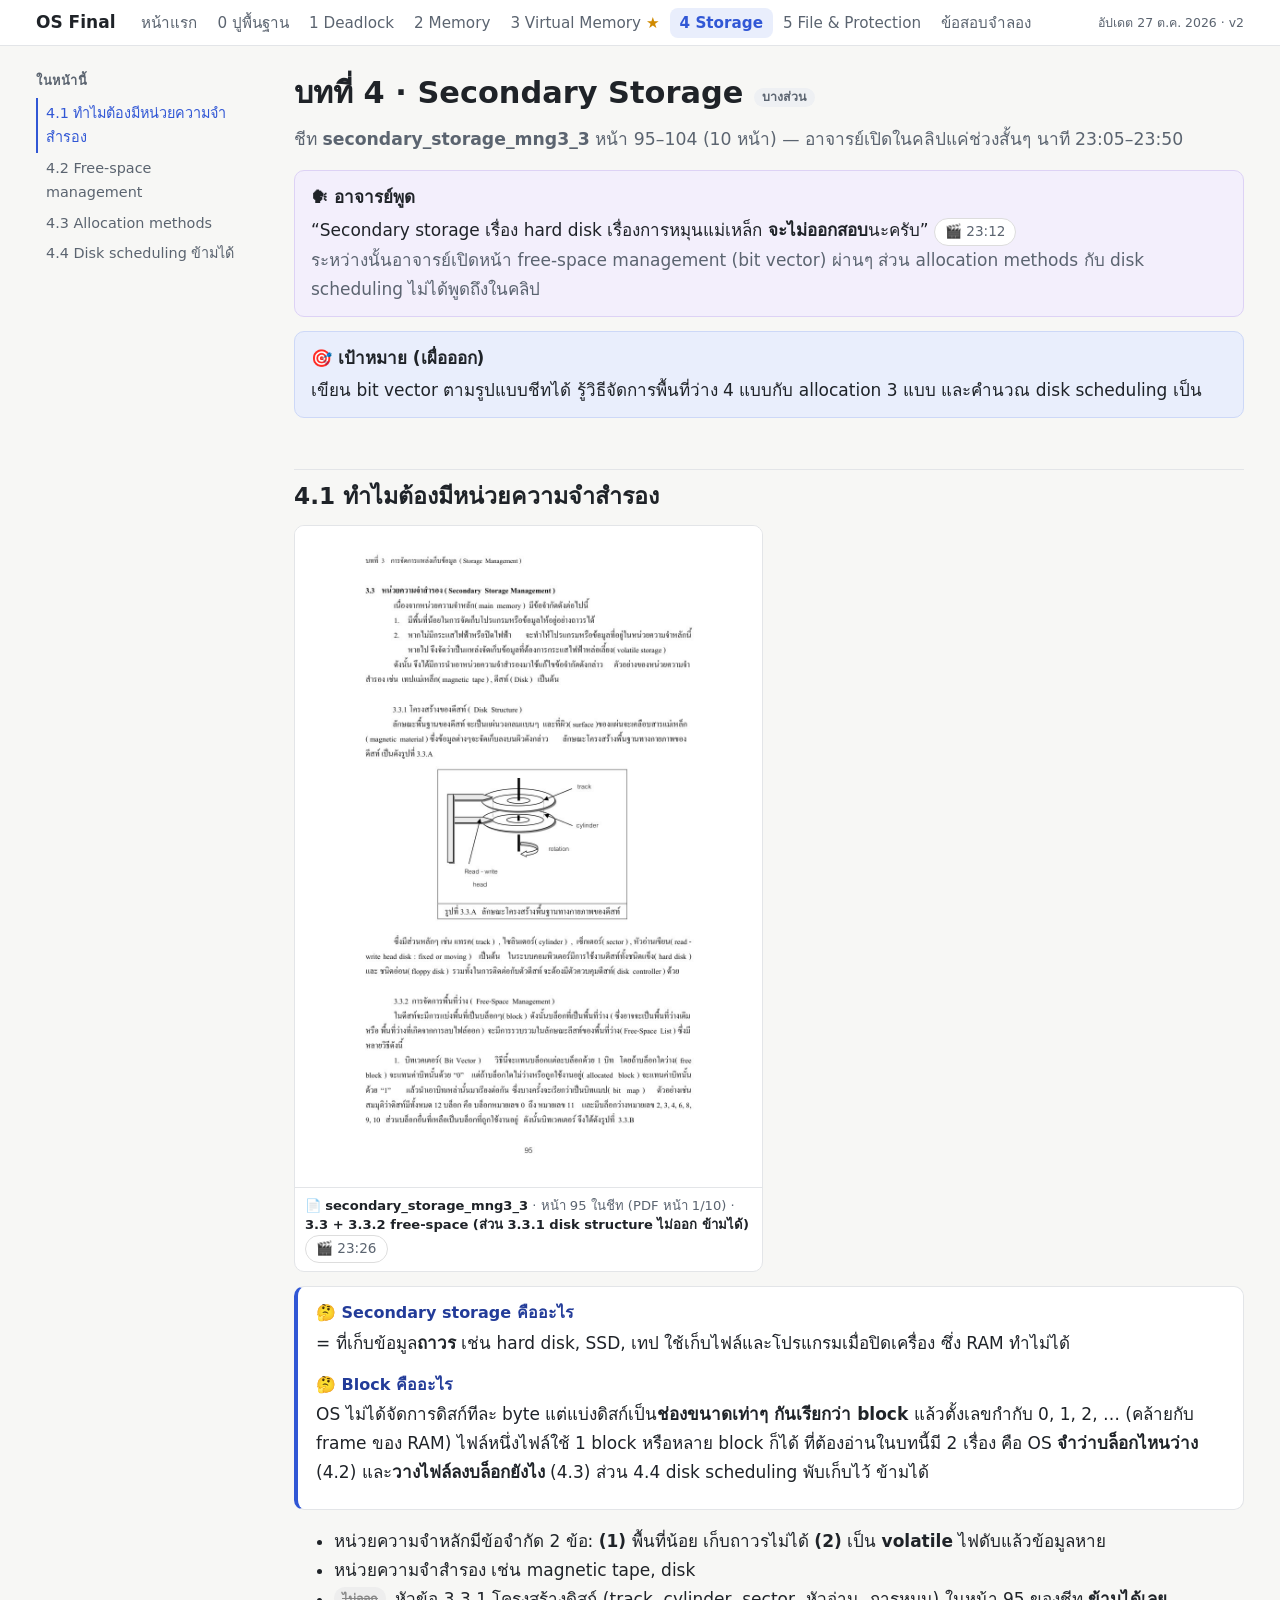
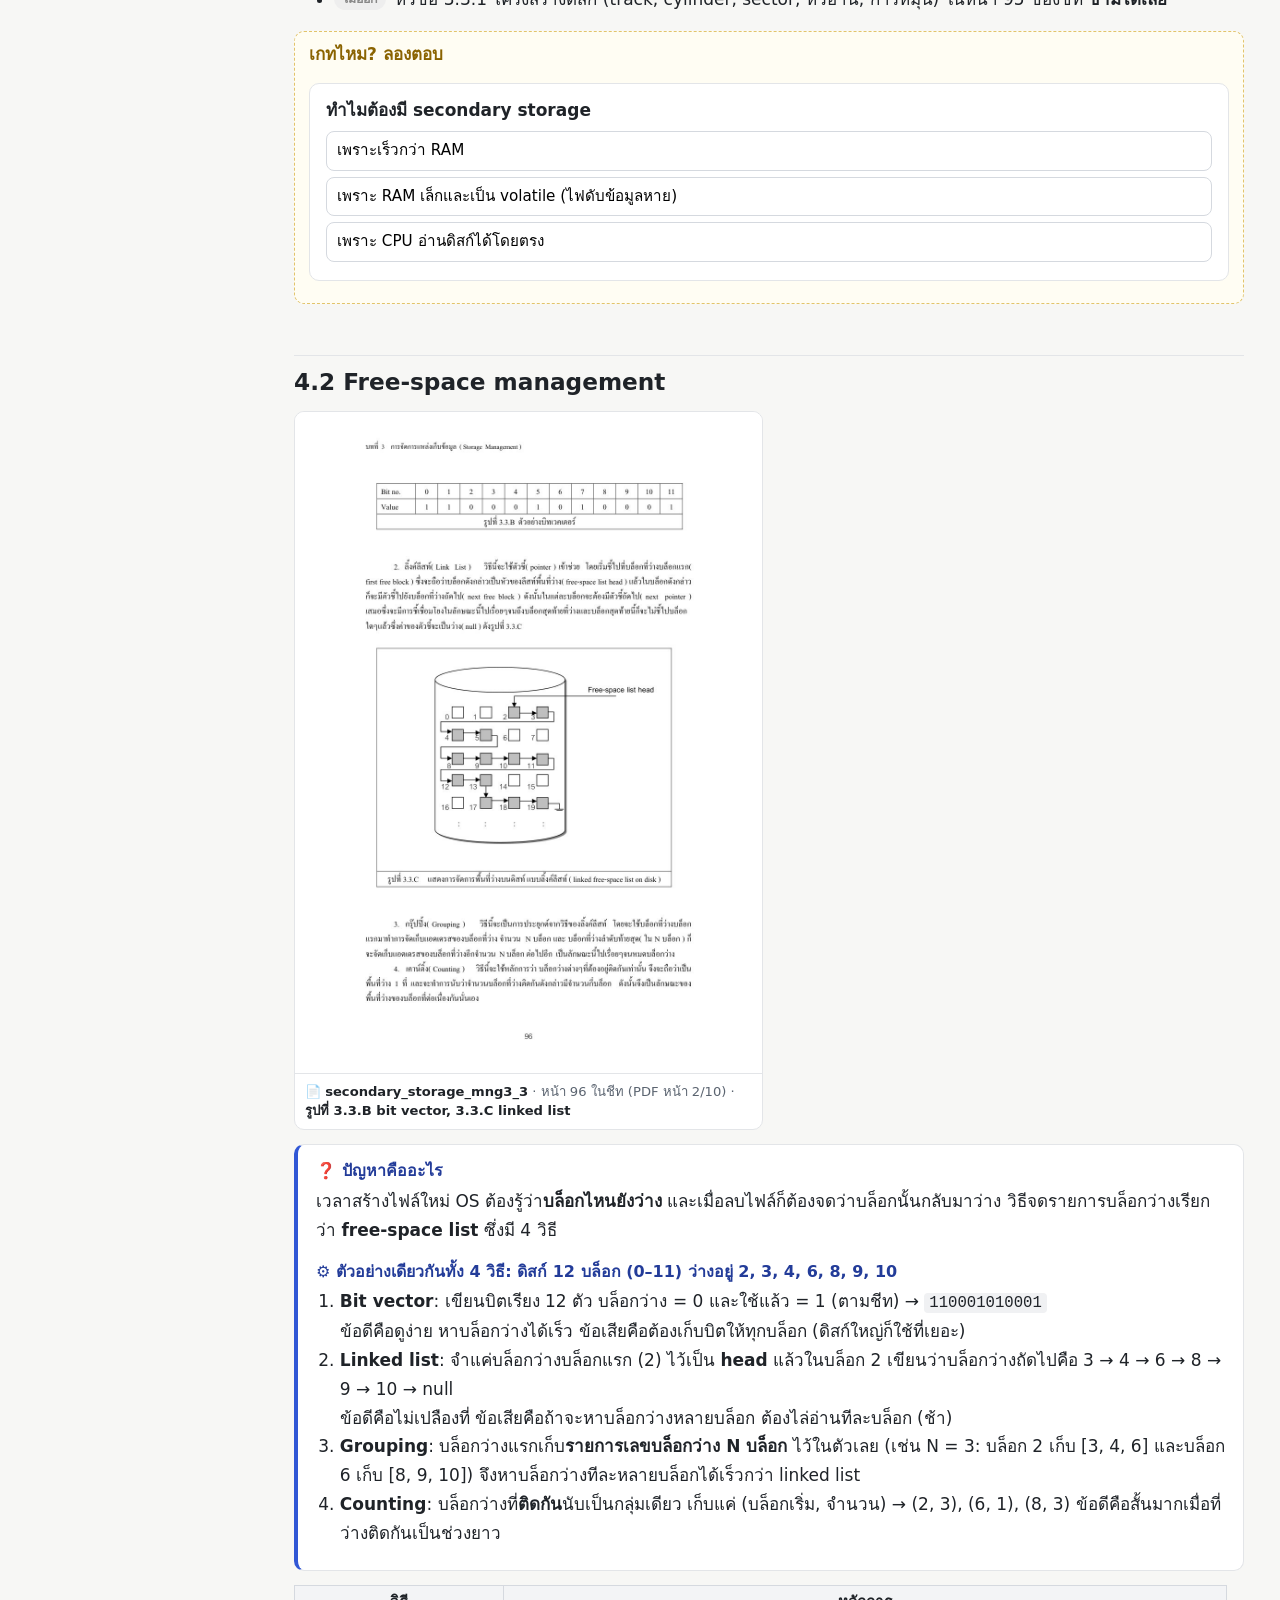
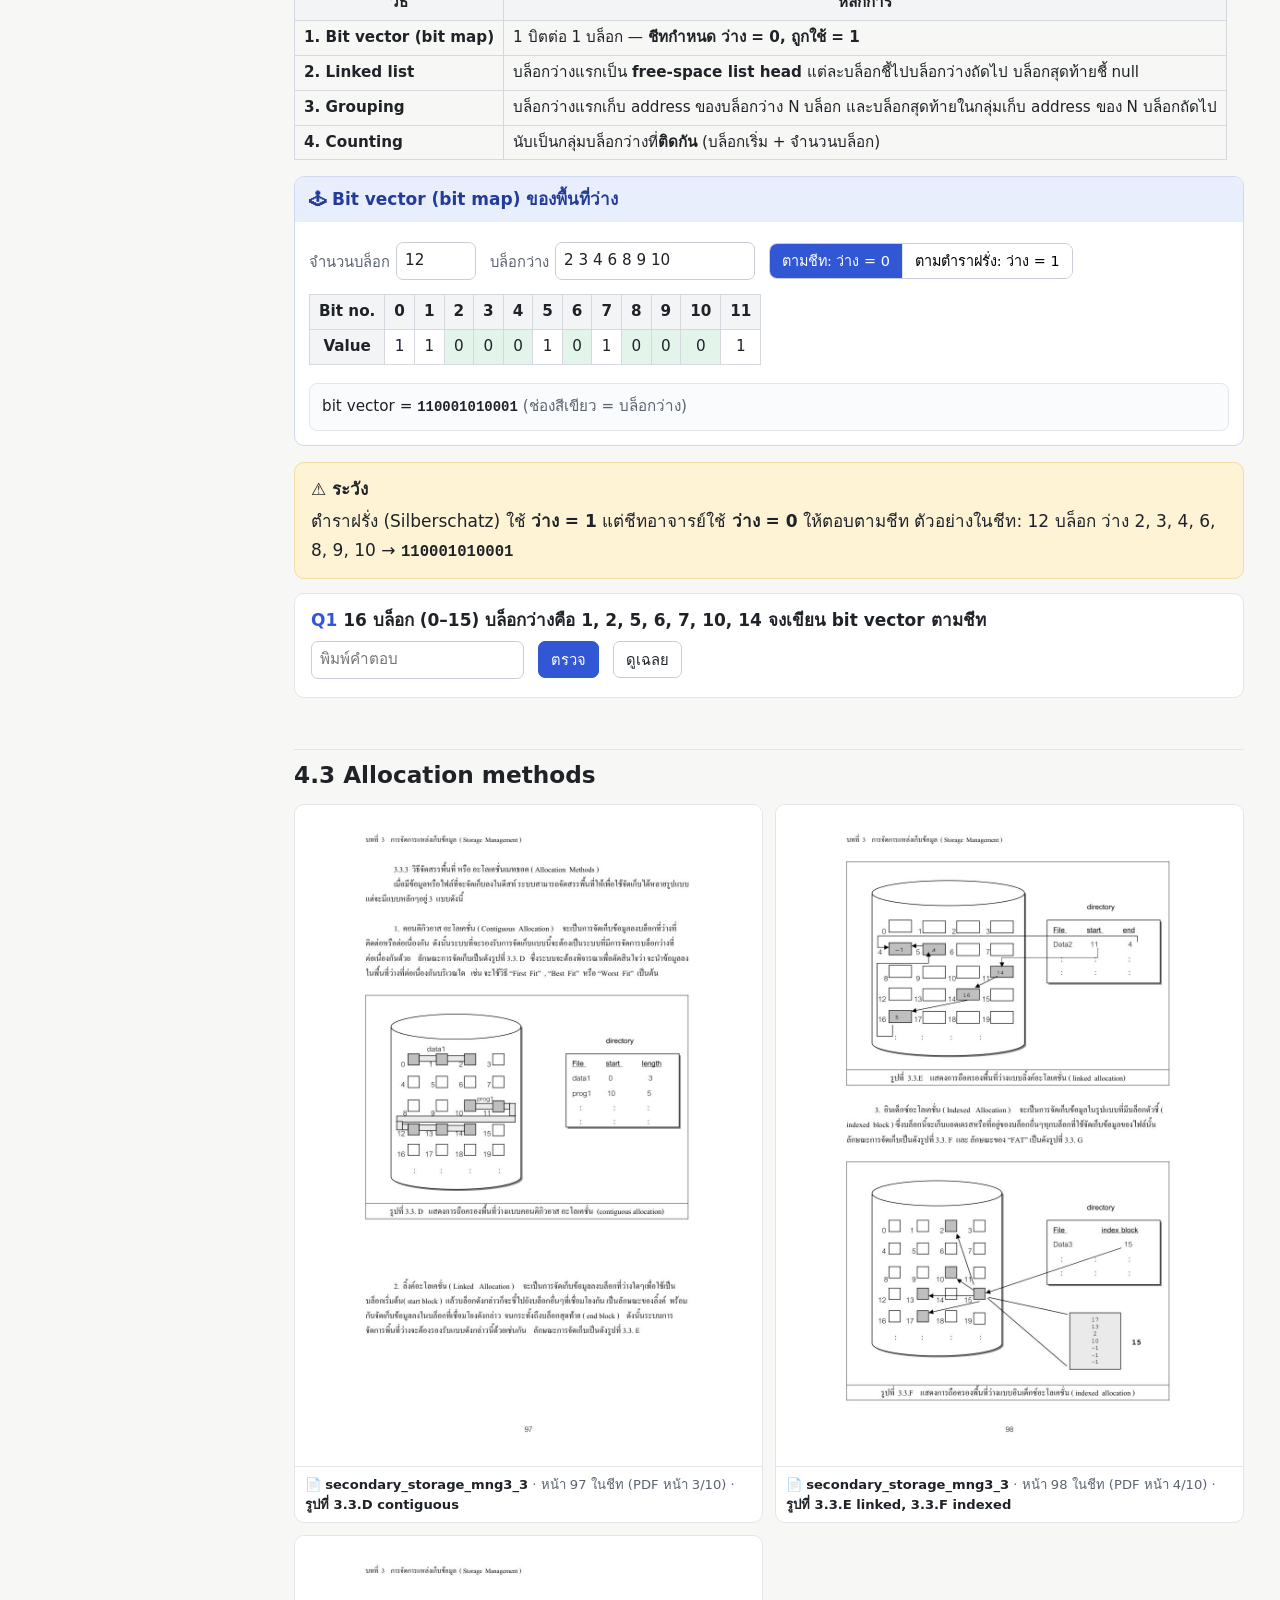
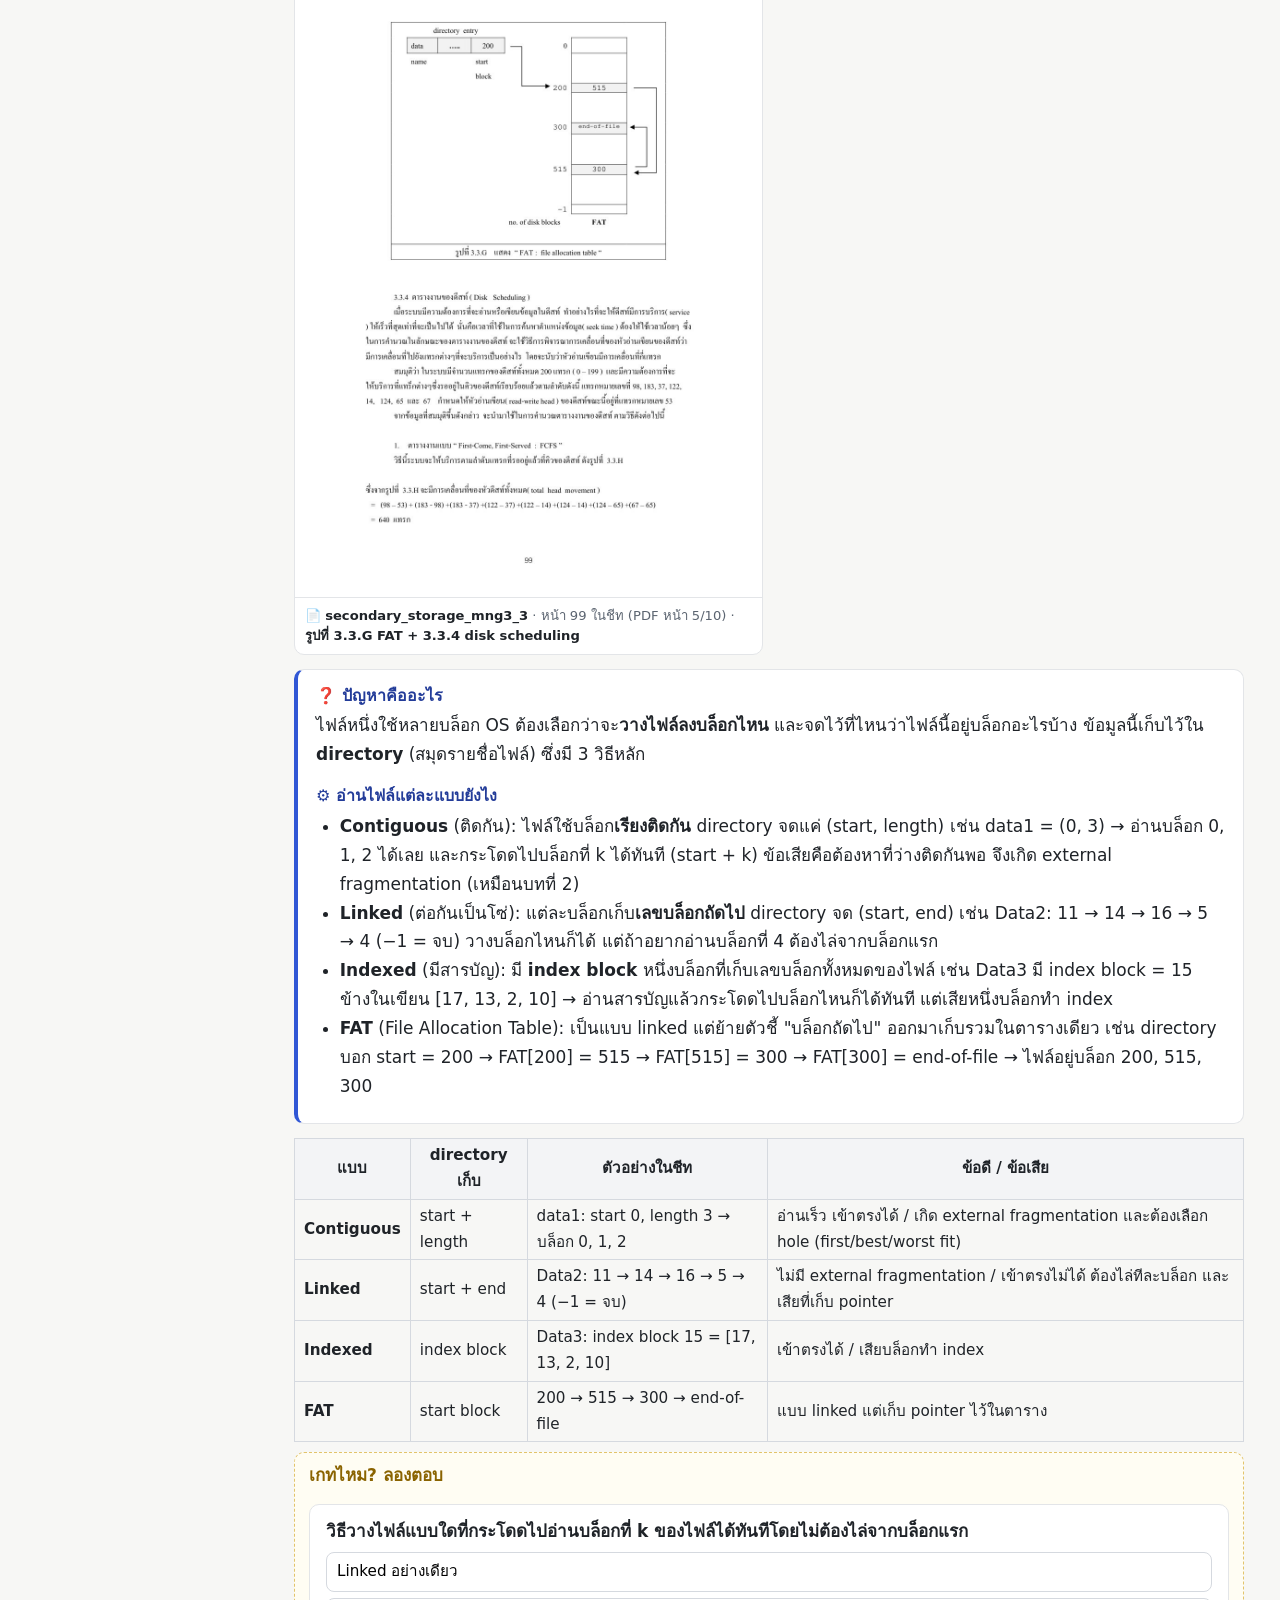
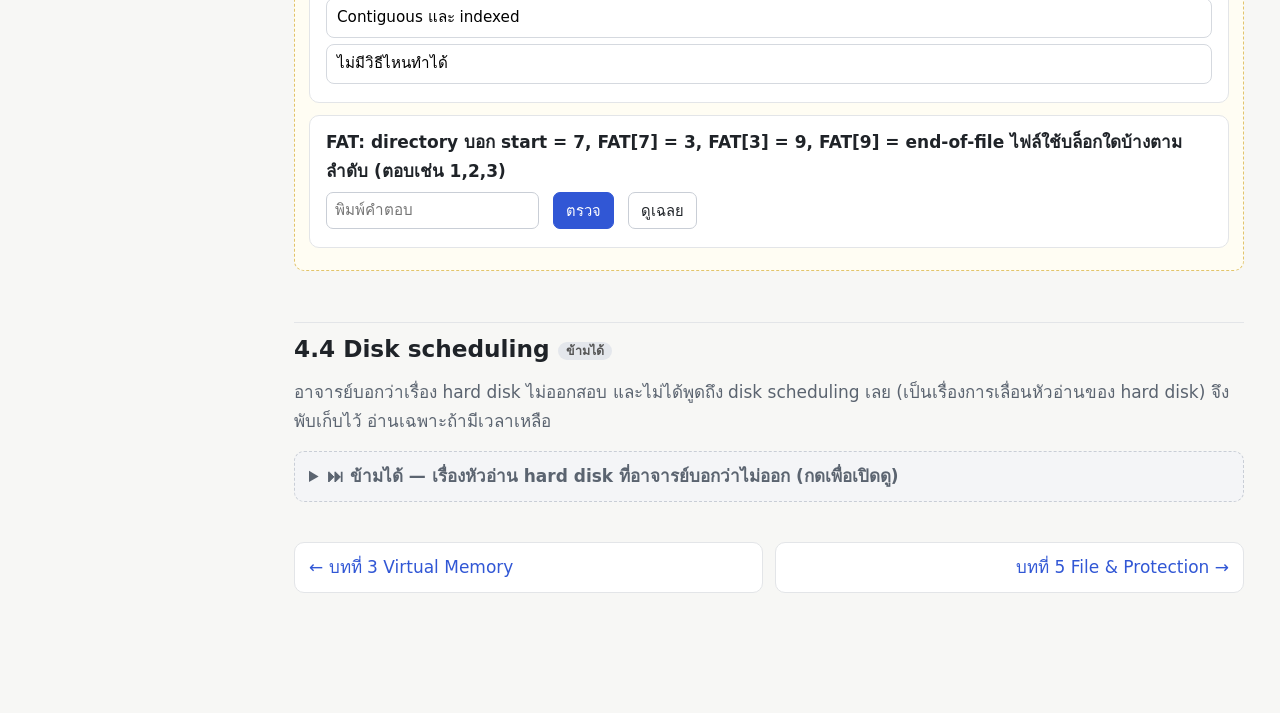
<file: storage.html>
<!doctype html>
<html lang="th">
<head>
<meta charset="utf-8">
<meta name="viewport" content="width=device-width, initial-scale=1">
<title>4 Secondary Storage — ติว OS Final</title>
<link rel="stylesheet" href="assets/style.css?v=2026102702">
</head>
<body>
<div class="wrap">
<aside class="toc"></aside>
<main>
<h1>บทที่ 4 · Secondary Storage <span class="tag">บางส่วน</span></h1>
<p class="lead">ชีท <b>secondary_storage_mng3_3</b> หน้า 95–104 (10 หน้า) — อาจารย์เปิดในคลิปแค่ช่วงสั้นๆ นาที 23:05–23:50</p>
<div class="box prof"><span class="t">🗣 อาจารย์พูด</span><q>Secondary storage เรื่อง hard disk เรื่องการหมุนแม่เหล็ก <b>จะไม่ออกสอบ</b>นะครับ</q> <button class="ts" data-ts="1392"></button>
<br><span class="muted">ระหว่างนั้นอาจารย์เปิดหน้า free-space management (bit vector) ผ่านๆ ส่วน allocation methods กับ disk scheduling ไม่ได้พูดถึงในคลิป</span></div>
<div class="box goal"><span class="t">🎯 เป้าหมาย (เผื่อออก)</span>เขียน bit vector ตามรูปแบบชีทได้ รู้วิธีจัดการพื้นที่ว่าง 4 แบบกับ allocation 3 แบบ และคำนวณ disk scheduling เป็น</div>

<h2>4.1 ทำไมต้องมีหน่วยความจำสำรอง</h2>
<div class="slides">
  <figure class="slide" data-src="disk" data-page="1" data-img="disk-p01.jpg" data-fig="3.3 + 3.3.2 free-space (ส่วน 3.3.1 disk structure ไม่ออก ข้ามได้)" data-t="1406"></figure>
</div>
<div class="learn">
<h4>🤔 Secondary storage คืออะไร</h4>
<p>= ที่เก็บข้อมูล<b>ถาวร</b> เช่น hard disk, SSD, เทป ใช้เก็บไฟล์และโปรแกรมเมื่อปิดเครื่อง ซึ่ง RAM ทำไม่ได้</p>
<h4>🤔 Block คืออะไร</h4>
<p>OS ไม่ได้จัดการดิสก์ทีละ byte แต่แบ่งดิสก์เป็น<b>ช่องขนาดเท่าๆ กันเรียกว่า block</b> แล้วตั้งเลขกำกับ 0, 1, 2, … (คล้ายกับ frame ของ RAM) ไฟล์หนึ่งไฟล์ใช้ 1 block หรือหลาย block ก็ได้ ที่ต้องอ่านในบทนี้มี 2 เรื่อง คือ OS <b>จำว่าบล็อกไหนว่าง</b> (4.2) และ<b>วางไฟล์ลงบล็อกยังไง</b> (4.3) ส่วน 4.4 disk scheduling พับเก็บไว้ ข้ามได้</p>
</div>
<ul>
  <li>หน่วยความจำหลักมีข้อจำกัด 2 ข้อ: <b>(1)</b> พื้นที่น้อย เก็บถาวรไม่ได้ <b>(2)</b> เป็น <b>volatile</b> ไฟดับแล้วข้อมูลหาย</li>
  <li>หน่วยความจำสำรอง เช่น magnetic tape, disk</li>
  <li><span class="tag no">ไม่ออก</span> หัวข้อ 3.3.1 โครงสร้างดิสก์ (track, cylinder, sector, หัวอ่าน, การหมุน) ในหน้า 95 ของชีท <b>ข้ามได้เลย</b></li>
</ul>

<div class="gotit"><span class="t">เกทไหม? ลองตอบ</span>
<div class="quiz">
  <div class="q" data-type="mcq" data-answer="1"><div class="qt">ทำไมต้องมี secondary storage</div><div class="opts"><button class="opt">เพราะเร็วกว่า RAM</button><button class="opt">เพราะ RAM เล็กและเป็น volatile (ไฟดับข้อมูลหาย)</button><button class="opt">เพราะ CPU อ่านดิสก์ได้โดยตรง</button></div><div class="fb">ข้อจำกัด 2 ข้อของหน่วยความจำหลักตามชีท: พื้นที่น้อย และ volatile</div></div>
</div></div>
<h2>4.2 Free-space management</h2>
<div class="slides">
  <figure class="slide" data-src="disk" data-page="2" data-img="disk-p02.jpg" data-fig="รูปที่ 3.3.B bit vector, 3.3.C linked list"></figure>
</div>
<div class="learn">
<h4>❓ ปัญหาคืออะไร</h4>
<p>เวลาสร้างไฟล์ใหม่ OS ต้องรู้ว่า<b>บล็อกไหนยังว่าง</b> และเมื่อลบไฟล์ก็ต้องจดว่าบล็อกนั้นกลับมาว่าง วิธีจดรายการบล็อกว่างเรียกว่า <b>free-space list</b> ซึ่งมี 4 วิธี</p>
<h4>⚙️ ตัวอย่างเดียวกันทั้ง 4 วิธี: ดิสก์ 12 บล็อก (0–11) ว่างอยู่ 2, 3, 4, 6, 8, 9, 10</h4>
<ol>
  <li><b>Bit vector</b>: เขียนบิตเรียง 12 ตัว บล็อกว่าง = 0 และใช้แล้ว = 1 (ตามชีท) → <code>110001010001</code>
  <br>ข้อดีคือดูง่าย หาบล็อกว่างได้เร็ว ข้อเสียคือต้องเก็บบิตให้ทุกบล็อก (ดิสก์ใหญ่ก็ใช้ที่เยอะ)</li>
  <li><b>Linked list</b>: จำแค่บล็อกว่างบล็อกแรก (2) ไว้เป็น <b>head</b> แล้วในบล็อก 2 เขียนว่าบล็อกว่างถัดไปคือ 3 → 4 → 6 → 8 → 9 → 10 → null
  <br>ข้อดีคือไม่เปลืองที่ ข้อเสียคือถ้าจะหาบล็อกว่างหลายบล็อก ต้องไล่อ่านทีละบล็อก (ช้า)</li>
  <li><b>Grouping</b>: บล็อกว่างแรกเก็บ<b>รายการเลขบล็อกว่าง N บล็อก</b> ไว้ในตัวเลย (เช่น N = 3: บล็อก 2 เก็บ [3, 4, 6] และบล็อก 6 เก็บ [8, 9, 10]) จึงหาบล็อกว่างทีละหลายบล็อกได้เร็วกว่า linked list</li>
  <li><b>Counting</b>: บล็อกว่างที่<b>ติดกัน</b>นับเป็นกลุ่มเดียว เก็บแค่ (บล็อกเริ่ม, จำนวน) → (2, 3), (6, 1), (8, 3) ข้อดีคือสั้นมากเมื่อที่ว่างติดกันเป็นช่วงยาว</li>
</ol>
</div>
<table class="t left">
  <tr><th>วิธี</th><th>หลักการ</th></tr>
  <tr><td><b>1. Bit vector (bit map)</b></td><td>1 บิตต่อ 1 บล็อก — <b>ชีทกำหนด ว่าง = 0, ถูกใช้ = 1</b></td></tr>
  <tr><td><b>2. Linked list</b></td><td>บล็อกว่างแรกเป็น <b>free-space list head</b> แต่ละบล็อกชี้ไปบล็อกว่างถัดไป บล็อกสุดท้ายชี้ null</td></tr>
  <tr><td><b>3. Grouping</b></td><td>บล็อกว่างแรกเก็บ address ของบล็อกว่าง N บล็อก และบล็อกสุดท้ายในกลุ่มเก็บ address ของ N บล็อกถัดไป</td></tr>
  <tr><td><b>4. Counting</b></td><td>นับเป็นกลุ่มบล็อกว่างที่<b>ติดกัน</b> (บล็อกเริ่ม + จำนวนบล็อก)</td></tr>
</table>
<div data-widget="bitvec"></div>
<div class="box trap"><span class="t">⚠️ ระวัง</span>ตำราฝรั่ง (Silberschatz) ใช้ <b>ว่าง = 1</b> แต่ชีทอาจารย์ใช้ <b>ว่าง = 0</b> ให้ตอบตามชีท ตัวอย่างในชีท: 12 บล็อก ว่าง 2, 3, 4, 6, 8, 9, 10 → <b class="mono">110001010001</b></div>
<div class="quiz">
  <div class="q" data-type="text" data-answer="1001100011011101"><div class="qt"><span class="qn">Q1</span>16 บล็อก (0–15) บล็อกว่างคือ 1, 2, 5, 6, 7, 10, 14 จงเขียน bit vector ตามชีท</div>
    <div class="ans"><b class="mono">1001100011011101</b> (ว่าง = 0)</div></div>
</div>

<h2>4.3 Allocation methods</h2>
<div class="slides">
  <figure class="slide" data-src="disk" data-page="3" data-img="disk-p03.jpg" data-fig="รูปที่ 3.3.D contiguous"></figure>
  <figure class="slide" data-src="disk" data-page="4" data-img="disk-p04.jpg" data-fig="รูปที่ 3.3.E linked, 3.3.F indexed"></figure>
  <figure class="slide" data-src="disk" data-page="5" data-img="disk-p05.jpg" data-fig="รูปที่ 3.3.G FAT + 3.3.4 disk scheduling"></figure>
</div>
<div class="learn">
<h4>❓ ปัญหาคืออะไร</h4>
<p>ไฟล์หนึ่งใช้หลายบล็อก OS ต้องเลือกว่าจะ<b>วางไฟล์ลงบล็อกไหน</b> และจดไว้ที่ไหนว่าไฟล์นี้อยู่บล็อกอะไรบ้าง ข้อมูลนี้เก็บไว้ใน <b>directory</b> (สมุดรายชื่อไฟล์) ซึ่งมี 3 วิธีหลัก</p>
<h4>⚙️ อ่านไฟล์แต่ละแบบยังไง</h4>
<ul>
  <li><b>Contiguous</b> (ติดกัน): ไฟล์ใช้บล็อก<b>เรียงติดกัน</b> directory จดแค่ (start, length) เช่น data1 = (0, 3) → อ่านบล็อก 0, 1, 2 ได้เลย และกระโดดไปบล็อกที่ k ได้ทันที (start + k) ข้อเสียคือต้องหาที่ว่างติดกันพอ จึงเกิด external fragmentation (เหมือนบทที่ 2)</li>
  <li><b>Linked</b> (ต่อกันเป็นโซ่): แต่ละบล็อกเก็บ<b>เลขบล็อกถัดไป</b> directory จด (start, end) เช่น Data2: 11 → 14 → 16 → 5 → 4 (−1 = จบ) วางบล็อกไหนก็ได้ แต่ถ้าอยากอ่านบล็อกที่ 4 ต้องไล่จากบล็อกแรก</li>
  <li><b>Indexed</b> (มีสารบัญ): มี <b>index block</b> หนึ่งบล็อกที่เก็บเลขบล็อกทั้งหมดของไฟล์ เช่น Data3 มี index block = 15 ข้างในเขียน [17, 13, 2, 10] → อ่านสารบัญแล้วกระโดดไปบล็อกไหนก็ได้ทันที แต่เสียหนึ่งบล็อกทำ index</li>
  <li><b>FAT</b> (File Allocation Table): เป็นแบบ linked แต่ย้ายตัวชี้ "บล็อกถัดไป" ออกมาเก็บรวมในตารางเดียว เช่น directory บอก start = 200 → FAT[200] = 515 → FAT[515] = 300 → FAT[300] = end-of-file → ไฟล์อยู่บล็อก 200, 515, 300</li>
</ul>
</div>
<table class="t left">
  <tr><th>แบบ</th><th>directory เก็บ</th><th>ตัวอย่างในชีท</th><th>ข้อดี / ข้อเสีย</th></tr>
  <tr><td><b>Contiguous</b></td><td>start + length</td><td>data1: start 0, length 3 → บล็อก 0, 1, 2</td><td>อ่านเร็ว เข้าตรงได้ / เกิด external fragmentation และต้องเลือก hole (first/best/worst fit)</td></tr>
  <tr><td><b>Linked</b></td><td>start + end</td><td>Data2: 11 → 14 → 16 → 5 → 4 (−1 = จบ)</td><td>ไม่มี external fragmentation / เข้าตรงไม่ได้ ต้องไล่ทีละบล็อก และเสียที่เก็บ pointer</td></tr>
  <tr><td><b>Indexed</b></td><td>index block</td><td>Data3: index block 15 = [17, 13, 2, 10]</td><td>เข้าตรงได้ / เสียบล็อกทำ index</td></tr>
  <tr><td><b>FAT</b></td><td>start block</td><td>200 → 515 → 300 → end-of-file</td><td>แบบ linked แต่เก็บ pointer ไว้ในตาราง</td></tr>
</table>

<div class="gotit"><span class="t">เกทไหม? ลองตอบ</span>
<div class="quiz">
  <div class="q" data-type="mcq" data-answer="1"><div class="qt">วิธีวางไฟล์แบบใดที่กระโดดไปอ่านบล็อกที่ k ของไฟล์ได้ทันทีโดยไม่ต้องไล่จากบล็อกแรก</div><div class="opts"><button class="opt">Linked อย่างเดียว</button><button class="opt">Contiguous และ indexed</button><button class="opt">ไม่มีวิธีไหนทำได้</button></div><div class="fb">contiguous คำนวณได้จาก start + k ส่วน indexed ดูจาก index block ได้เลย แต่ linked ต้องไล่ตามตัวชี้ทีละบล็อก</div></div>
  <div class="q" data-type="text" data-answer="7,3,9|739"><div class="qt">FAT: directory บอก start = 7, FAT[7] = 3, FAT[3] = 9, FAT[9] = end-of-file ไฟล์ใช้บล็อกใดบ้างตามลำดับ (ตอบเช่น 1,2,3)</div><div class="ans"><b>7 → 3 → 9</b></div></div>
</div></div>
<h2>4.4 Disk scheduling <span class="tag skip">ข้ามได้</span></h2>
<p class="muted">อาจารย์บอกว่าเรื่อง hard disk ไม่ออกสอบ และไม่ได้พูดถึง disk scheduling เลย (เป็นเรื่องการเลื่อนหัวอ่านของ hard disk) จึงพับเก็บไว้ อ่านเฉพาะถ้ามีเวลาเหลือ</p>
<details class="skip"><summary>⏭ ข้ามได้ — เรื่องหัวอ่าน hard disk ที่อาจารย์บอกว่าไม่ออก (กดเพื่อเปิดดู)</summary>

<div class="learn">
<h4>🤔 คืออะไร</h4>
<p>hard disk มี<b>หัวอ่าน</b>ที่ต้องเลื่อนไปยัง <b>track</b> (วงบนแผ่นดิสก์ ระบุด้วยเลข 0–199) ที่ต้องการก่อนจึงอ่านได้ การเลื่อนนี้ช้า (เรียกว่า <b>seek time</b>) เมื่อมีหลายคำขอรอในคิว OS จึงต้อง<b>เรียงลำดับว่าจะไปอ่าน track ไหนก่อน</b> ให้หัวอ่านเลื่อนน้อยที่สุด เรียกว่า <b>disk scheduling</b></p>
<h4>⚙️ นับคะแนนยังไง</h4>
<p><b>Total head movement</b> = ผลรวมระยะที่หัวอ่านเลื่อนในแต่ละช่วง = Σ |ตำแหน่งถัดไป − ตำแหน่งปัจจุบัน| เช่น หัวอยู่ 53 แล้วไป 98 ระยะ = 45 tracks</p>
<h4>⚙️ แต่ละวิธีเลือก track ถัดไปยังไง</h4>
<ul>
  <li><b>FCFS</b>: ตามลำดับที่มาในคิว (ยุติธรรม แต่หัวอ่านวิ่งไปมามาก)</li>
  <li><b>SSTF</b>: เลือก track ที่<b>ใกล้หัวอ่านที่สุด</b>ทุกครั้ง (เลื่อนน้อย แต่ track ที่อยู่ไกลอาจรอนาน)</li>
  <li><b>SCAN</b> (แบบลิฟต์): วิ่งไปทางเดียวจนสุดปลายดิสก์ แวะอ่านระหว่างทาง แล้วกลับอีกทาง</li>
  <li><b>C-SCAN</b>: อ่านทางเดียว ถึงปลายแล้วกระโดดกลับอีกปลายโดยไม่อ่าน แล้ววิ่งทางเดิมอีกครั้ง (เวลารอสม่ำเสมอกว่า)</li>
  <li><b>LOOK / C-LOOK</b>: เหมือน SCAN / C-SCAN แต่<b>ไม่ต้องไปถึงปลายดิสก์</b> กลับเมื่อถึง request สุดท้ายในทิศนั้น</li>
</ul>
</div>
<p>นับ <b>total head movement</b> = ระยะที่หัวอ่านเคลื่อนที่รวมกัน ตัวอย่างในชีท: 200 tracks (0–199), หัวอ่านอยู่ที่ 53, คิว 98, 183, 37, 122, 14, 124, 65, 67 และกำลังไปทาง 0</p>
<div class="slides">
  <figure class="slide" data-src="disk" data-page="6" data-img="disk-p06.jpg" data-fig="FCFS (3.3.H), SSTF (3.3.I)"></figure>
  <figure class="slide" data-src="disk" data-page="7" data-img="disk-p07.jpg" data-fig="SCAN (3.3.J)"></figure>
  <figure class="slide" data-src="disk" data-page="8" data-img="disk-p08.jpg" data-fig="C-SCAN (3.3.K), LOOK"></figure>
  <figure class="slide" data-src="disk" data-page="9" data-img="disk-p09.jpg" data-fig="LOOK (3.3.L), C-LOOK (3.3.M)"></figure>
  <figure class="slide" data-src="disk" data-page="10" data-img="disk-p10.jpg" data-fig="C-LOOK = 326"></figure>
</div>
<table class="t left">
  <tr><th>วิธี</th><th>หลักการ</th><th>ชีท</th></tr>
  <tr><td>FCFS</td><td>ตามลำดับคิว</td><td>640</td></tr>
  <tr><td>SSTF</td><td>ไปที่ track ใกล้ที่สุดก่อนเสมอ</td><td>236</td></tr>
  <tr><td>SCAN</td><td>วิ่งไปจนสุดปลาย (0) แล้วกลับมาบริการอีกทาง</td><td>236</td></tr>
  <tr><td>C-SCAN</td><td>บริการทางเดียว ถึงปลายแล้วกระโดดไปอีกปลาย (ชีท<b>นับระยะกระโดด</b> 0 → 199 ด้วย)</td><td>386</td></tr>
  <tr><td>LOOK</td><td>แบบ SCAN แต่ไม่ต้องไปถึงปลาย กลับที่ request สุดท้าย</td><td>208</td></tr>
  <tr><td>C-LOOK</td><td>แบบ C-SCAN แต่กระโดดจาก request สุดท้ายไป request ไกลสุดอีกฝั่ง</td><td>326</td></tr>
</table>
<div data-widget="disk"></div>
<div data-widget="gen" data-kind="disk"></div>

<div class="gotit"><span class="t">เกทไหม? ลองตอบ</span>
<div class="quiz">
  <div class="q" data-type="num" data-answer="30"><div class="qt">หัวอ่านอยู่ที่ 50 และคิวมี 30, 55 ใช้ SSTF total head movement เท่าไร</div><div class="ans">55 ใกล้กว่า (ห่าง 5) จึงไป 55 ก่อน แล้วไป 30 (ห่าง 25) → 5 + 25 = <b>30</b></div></div>
</div></div>
</details>

<div class="nextprev"><a href="vm.html">← บทที่ 3 Virtual Memory</a><a class="r" href="file.html">บทที่ 5 File &amp; Protection →</a></div>
</main>
</div>
<script src="assets/core.js?v=2026102702"></script>
<script src="assets/ui.js?v=2026102702"></script>
<script src="assets/widgets.js?v=2026102702"></script>
</body>
</html>
</file>
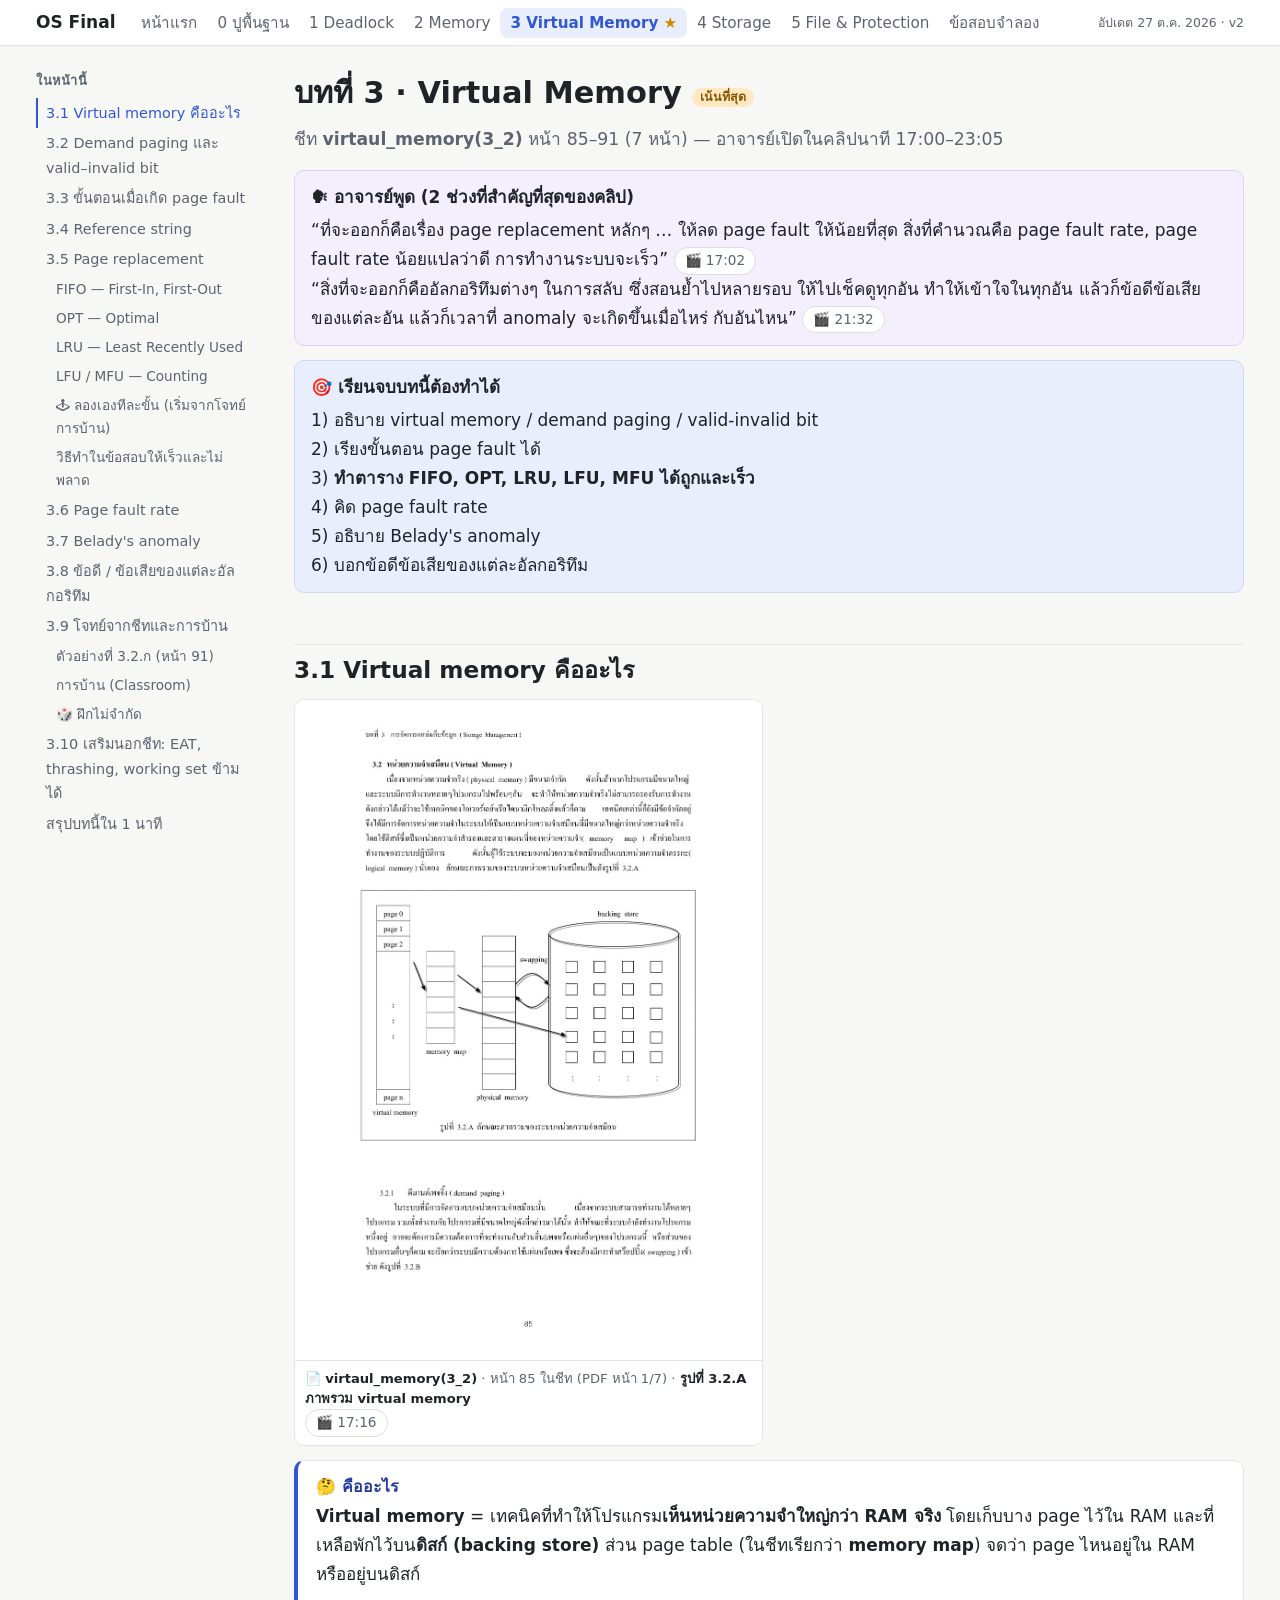
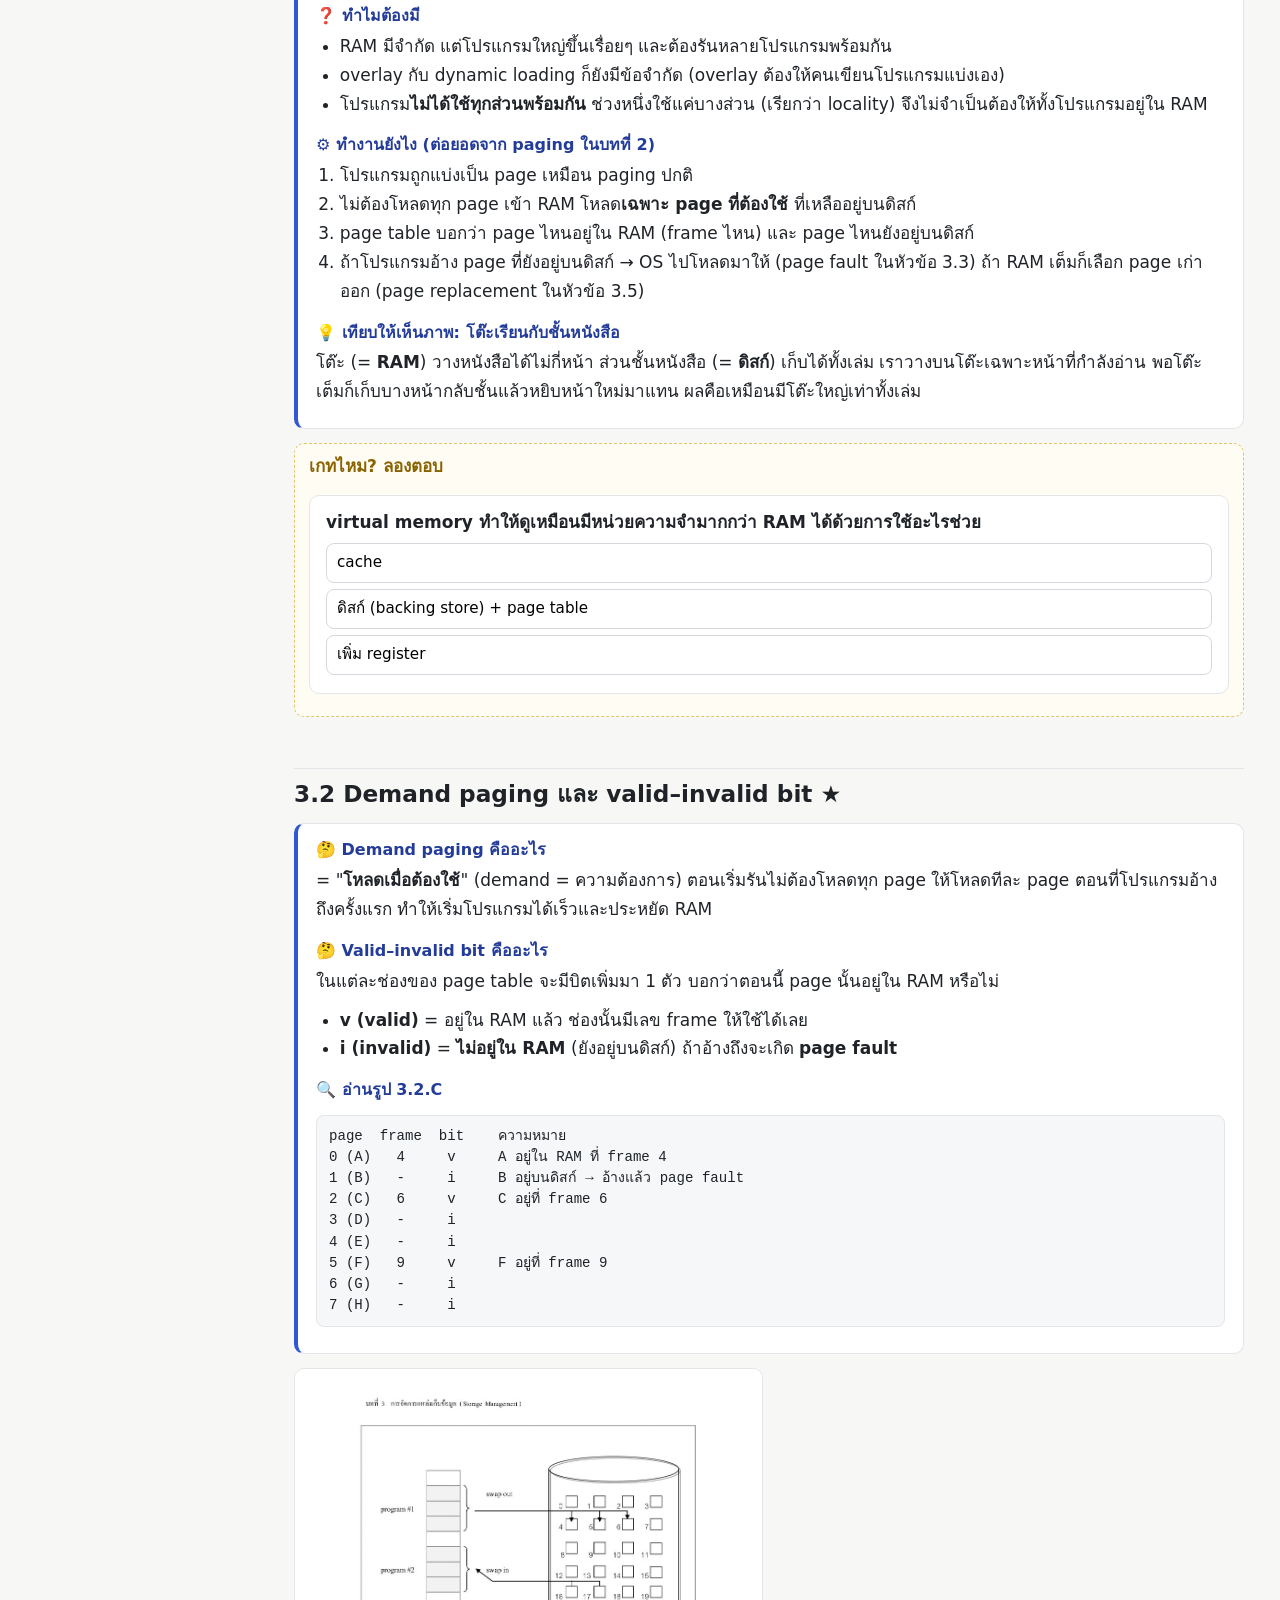
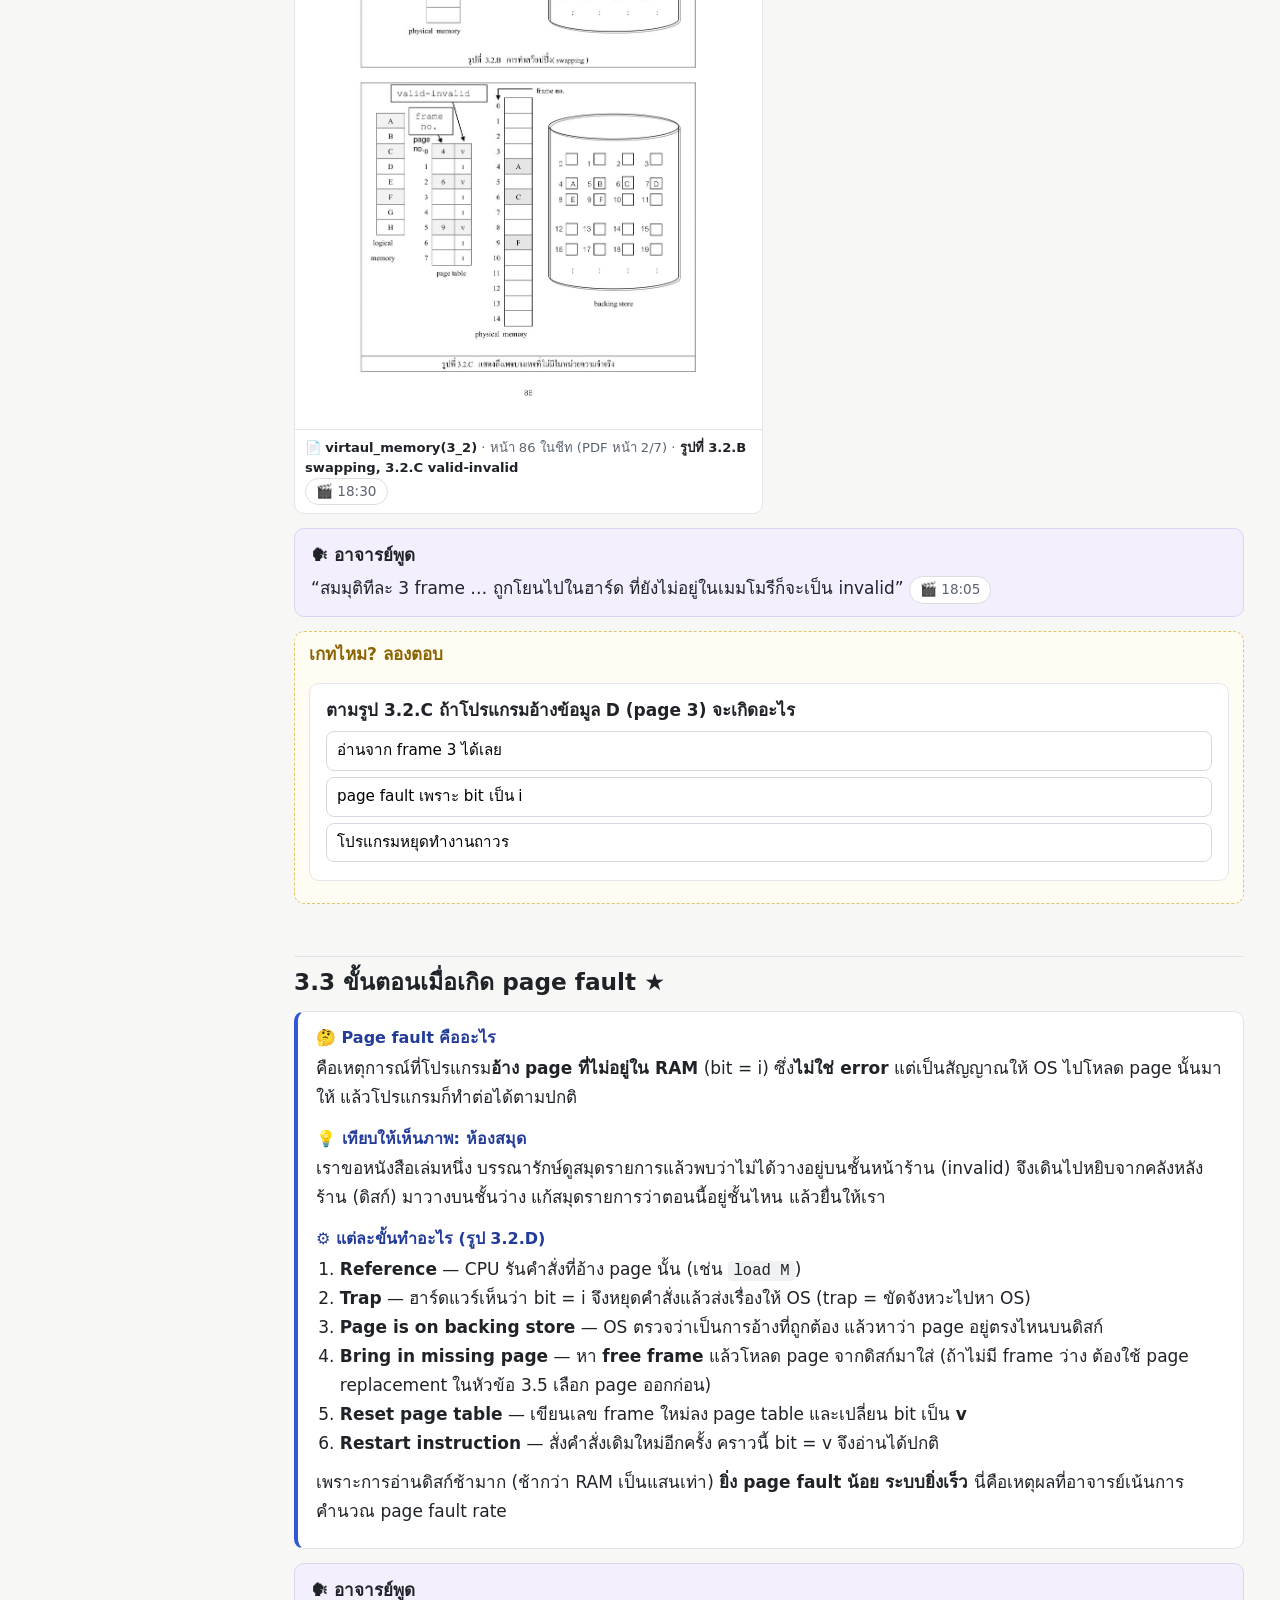
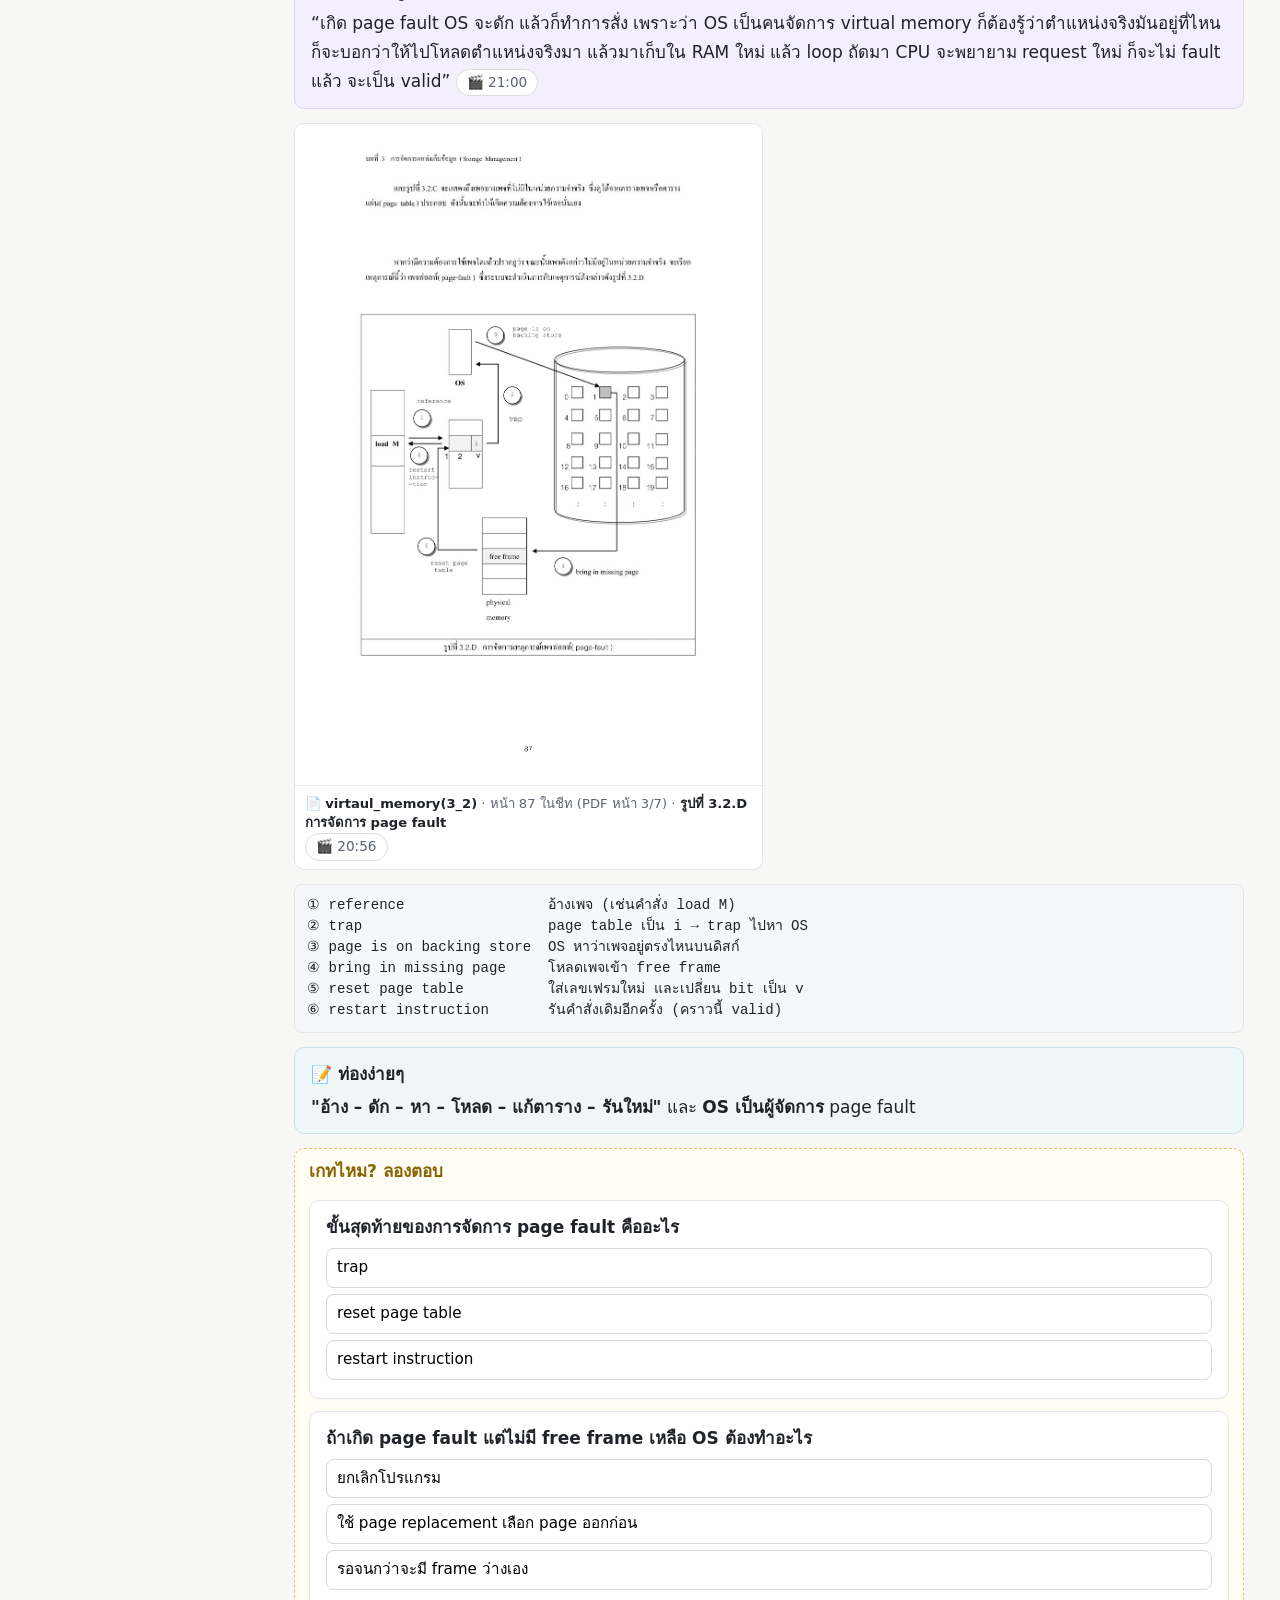
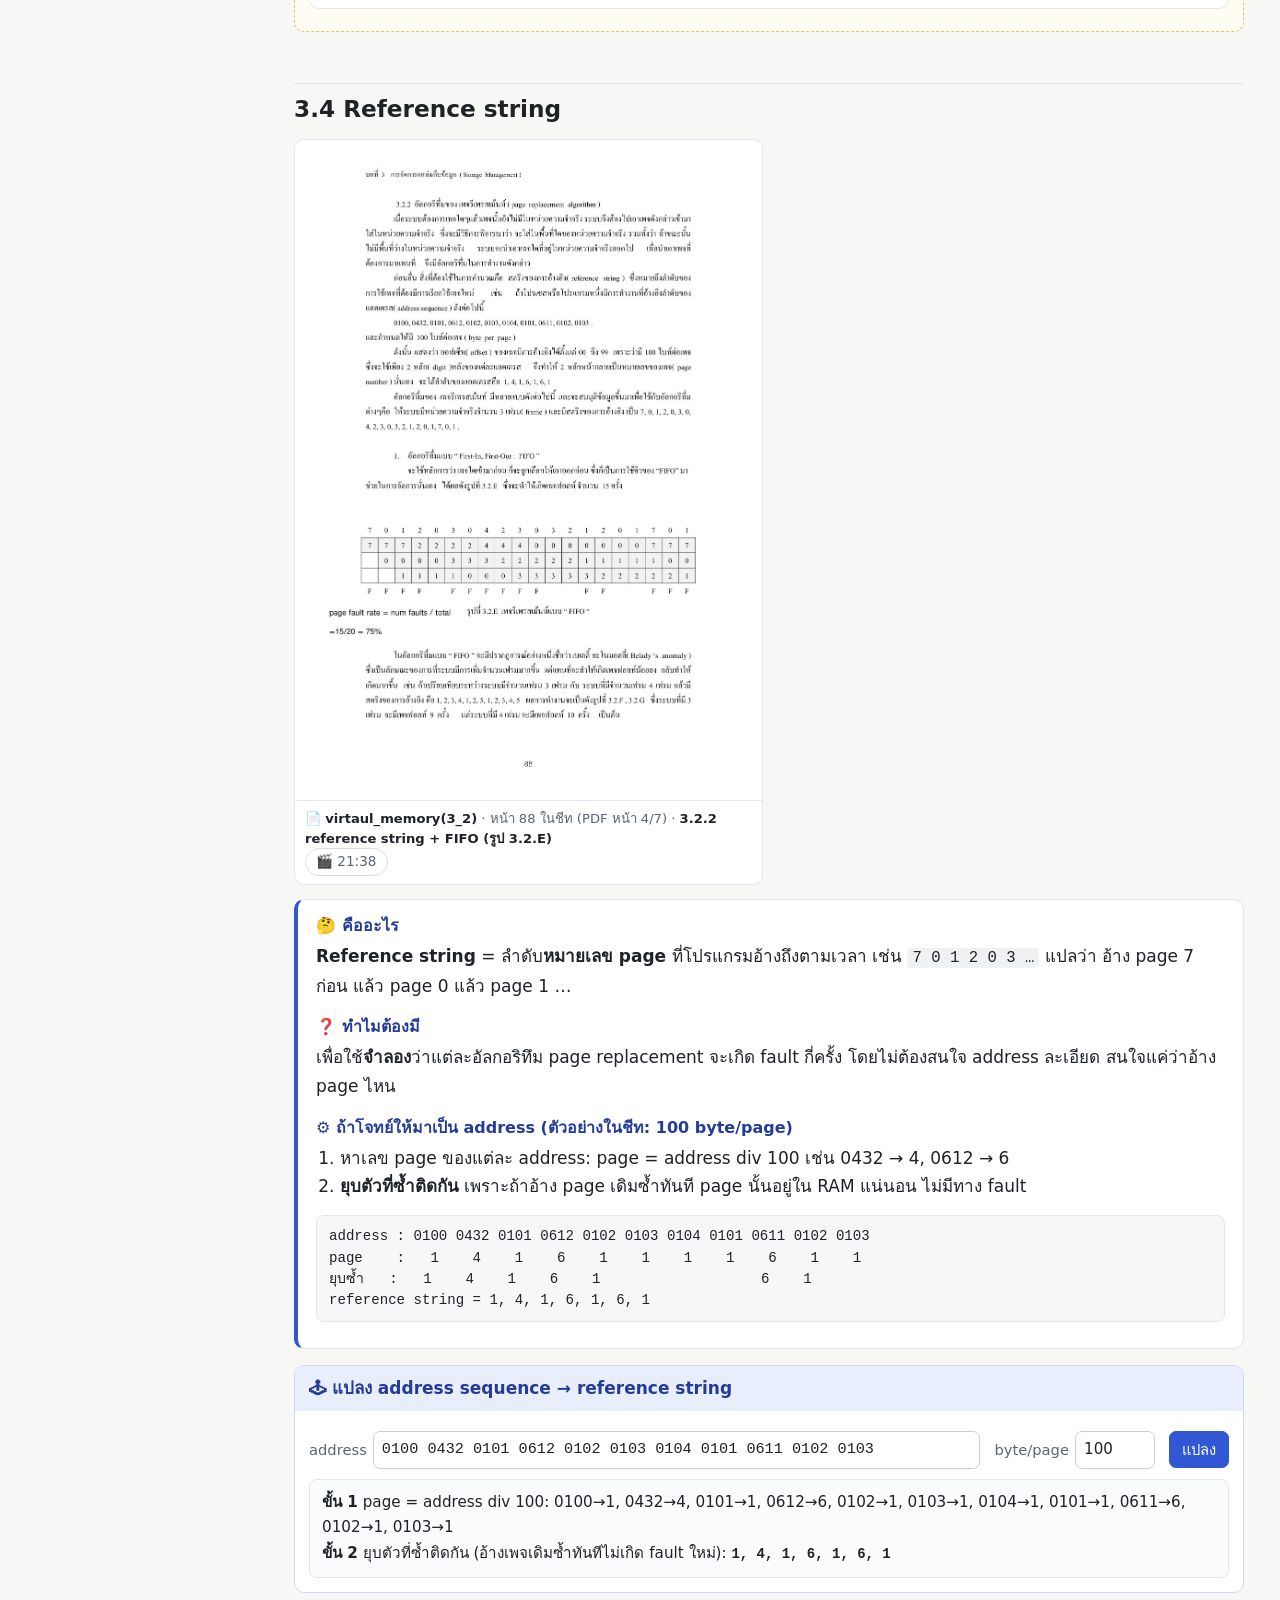
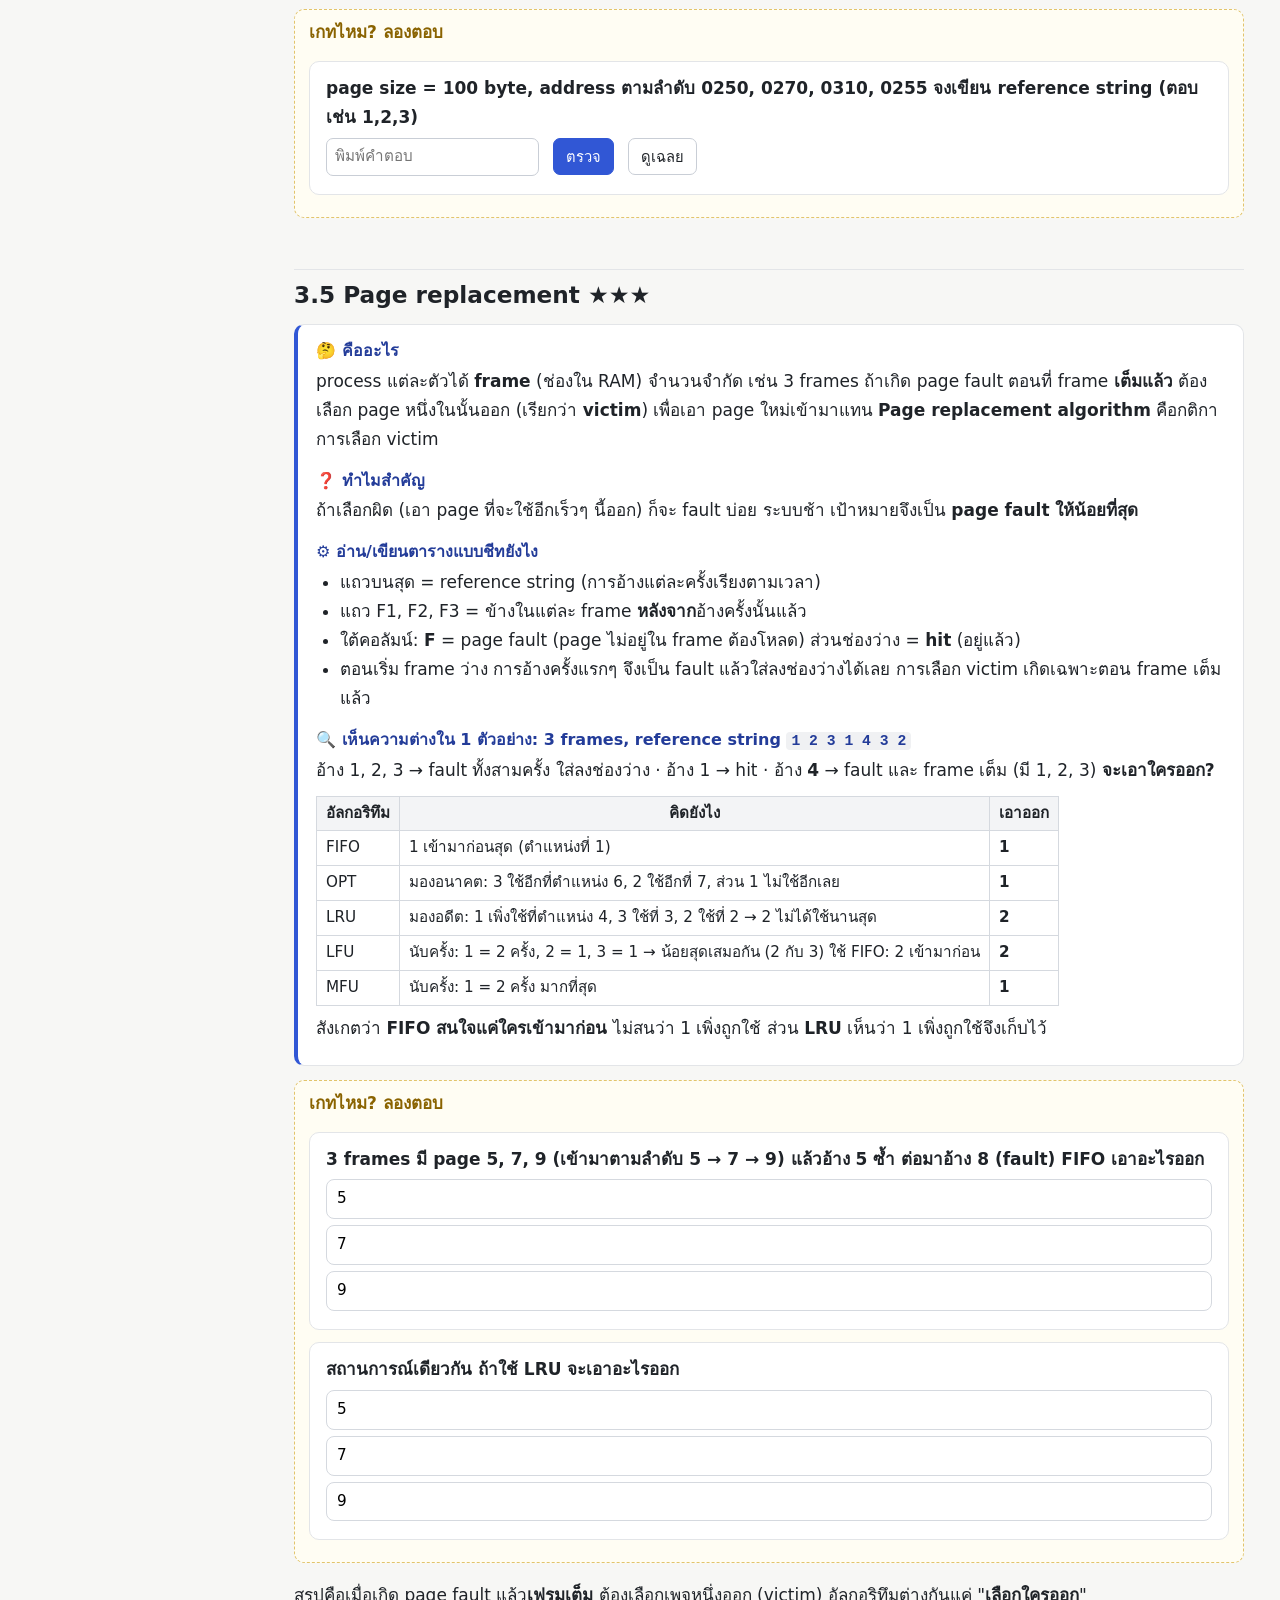
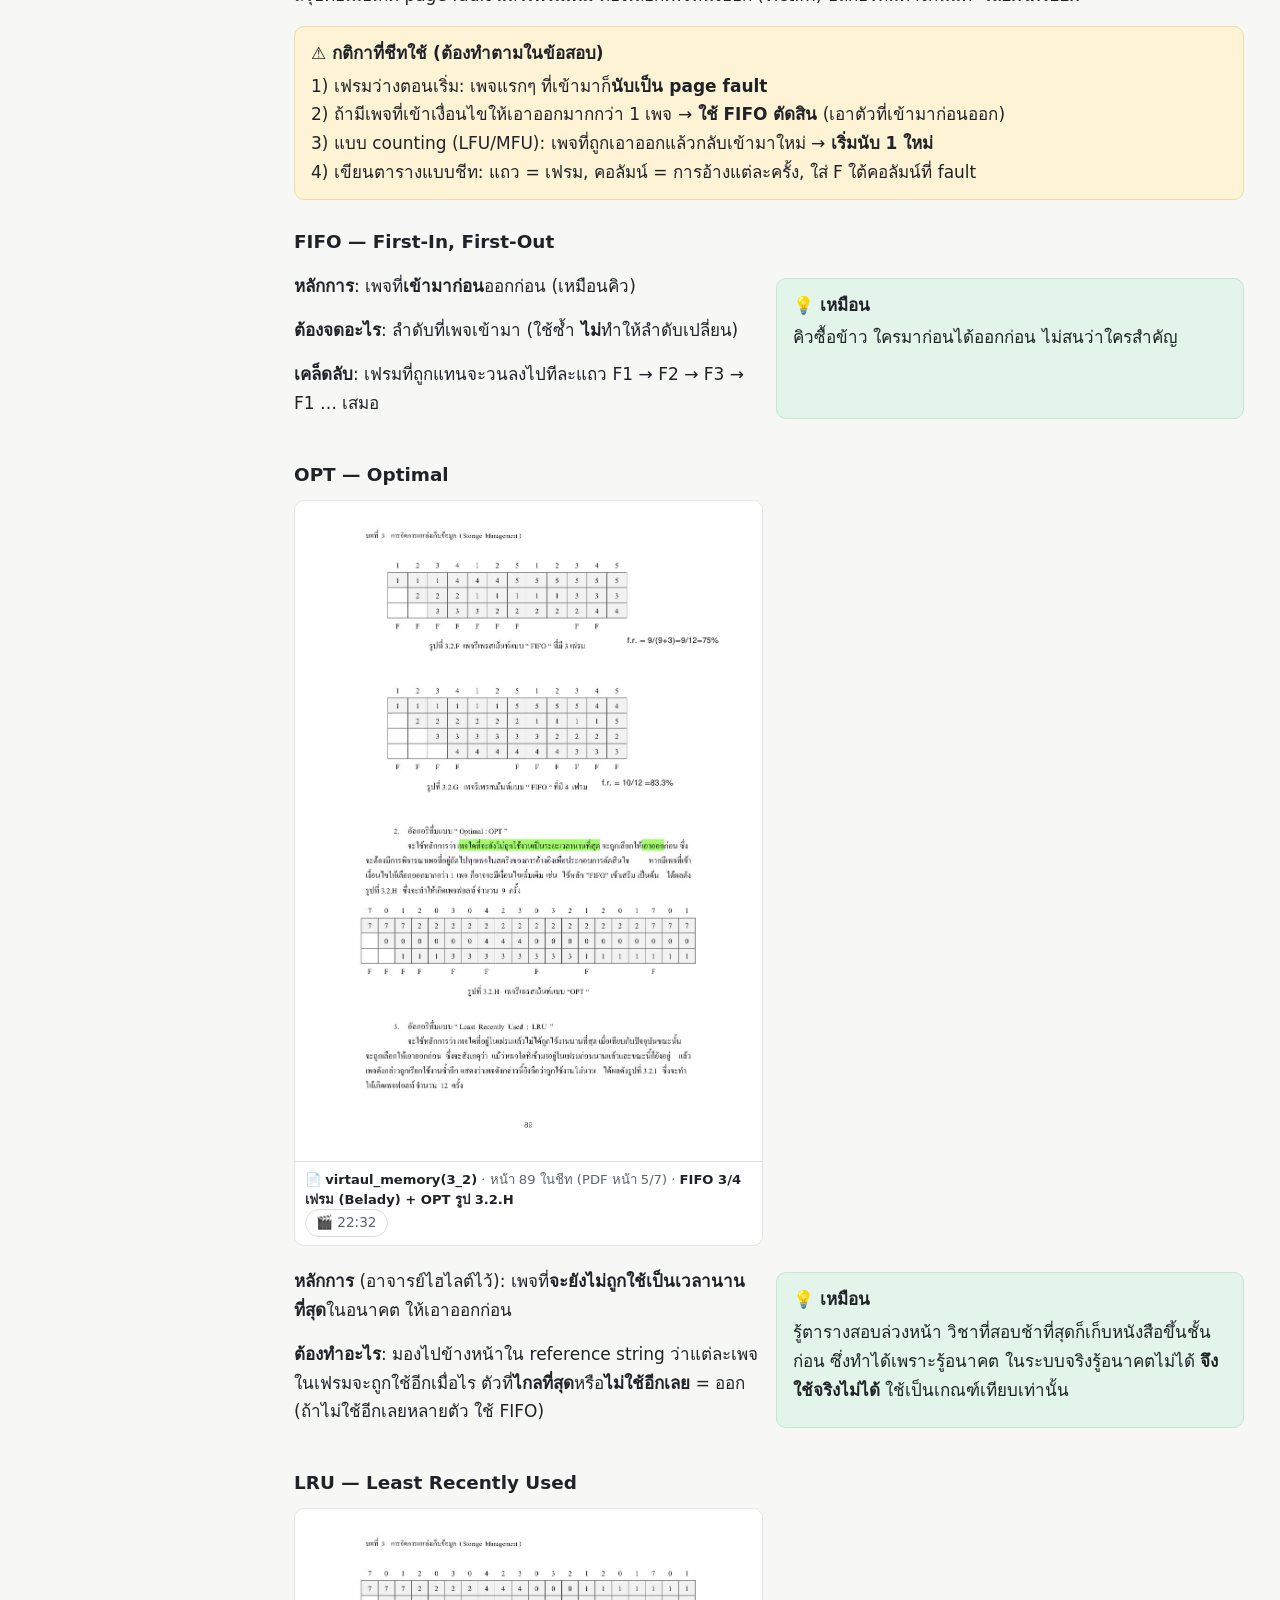
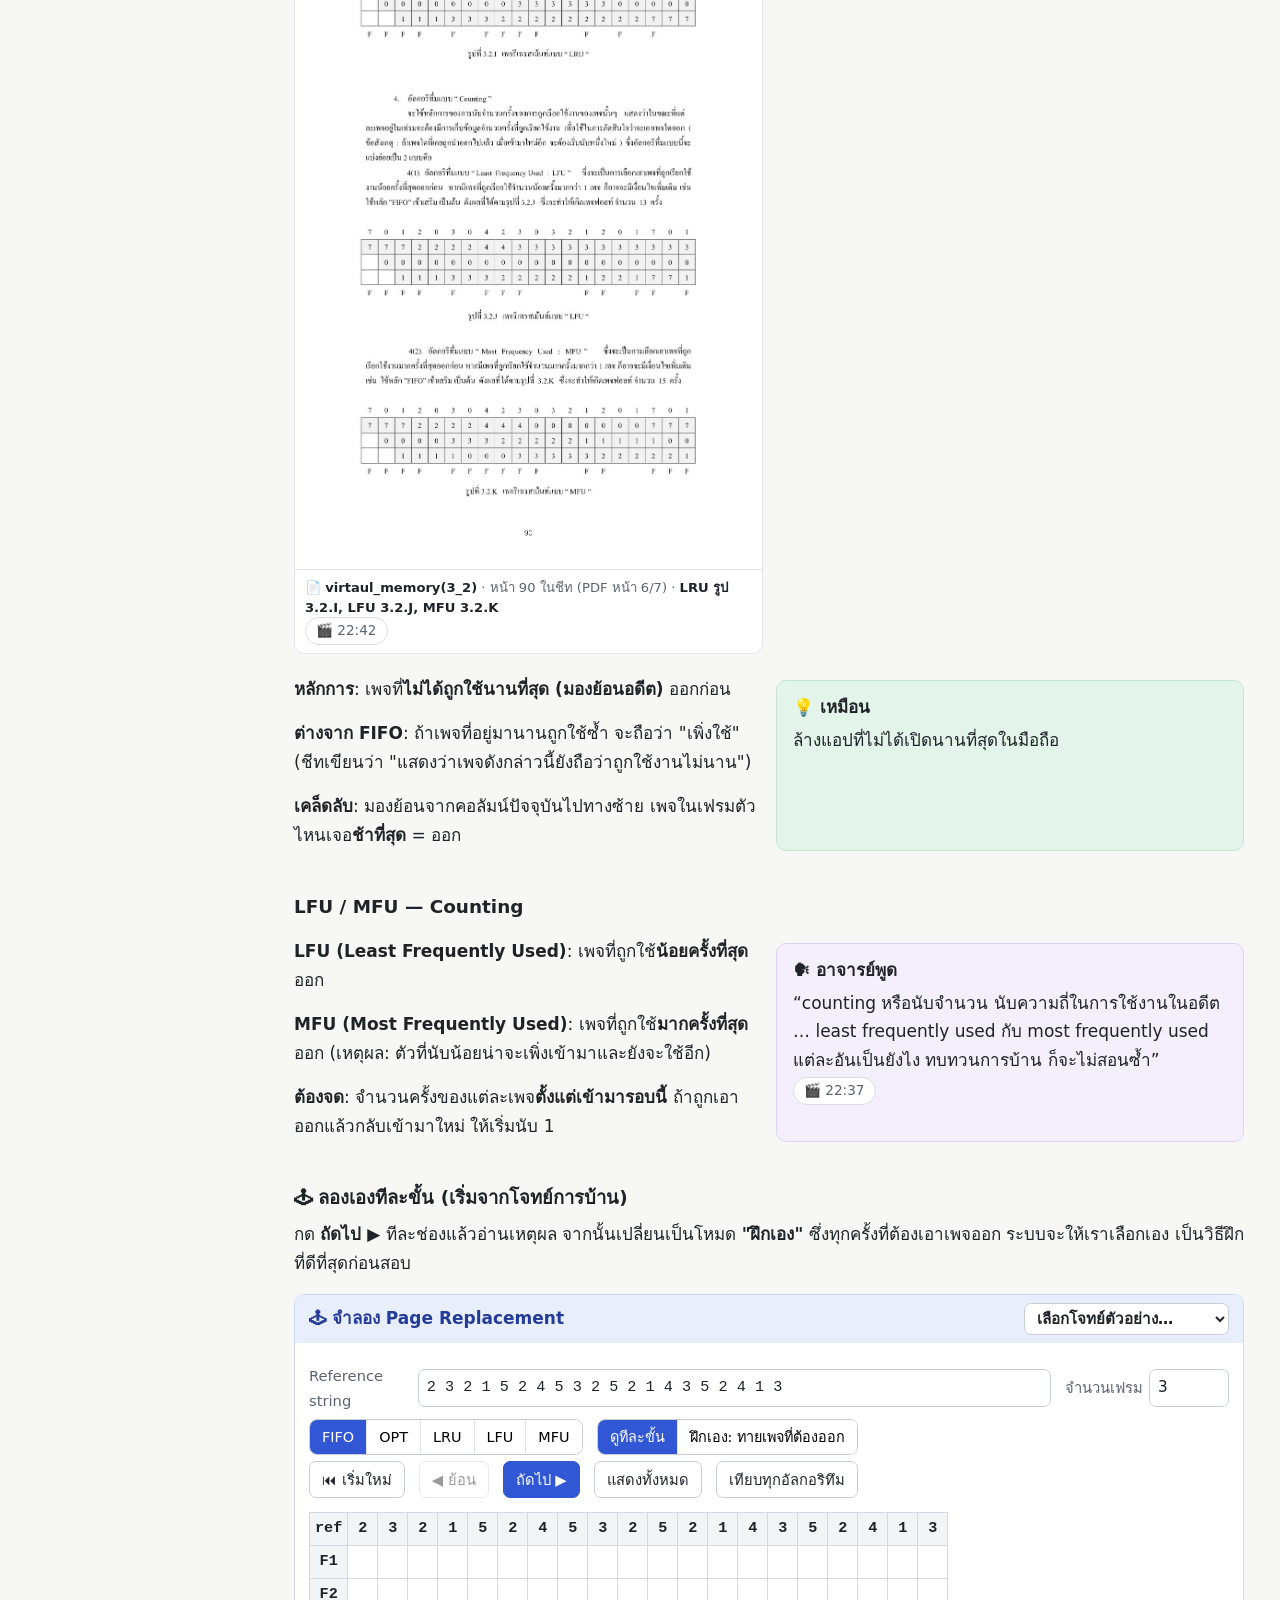
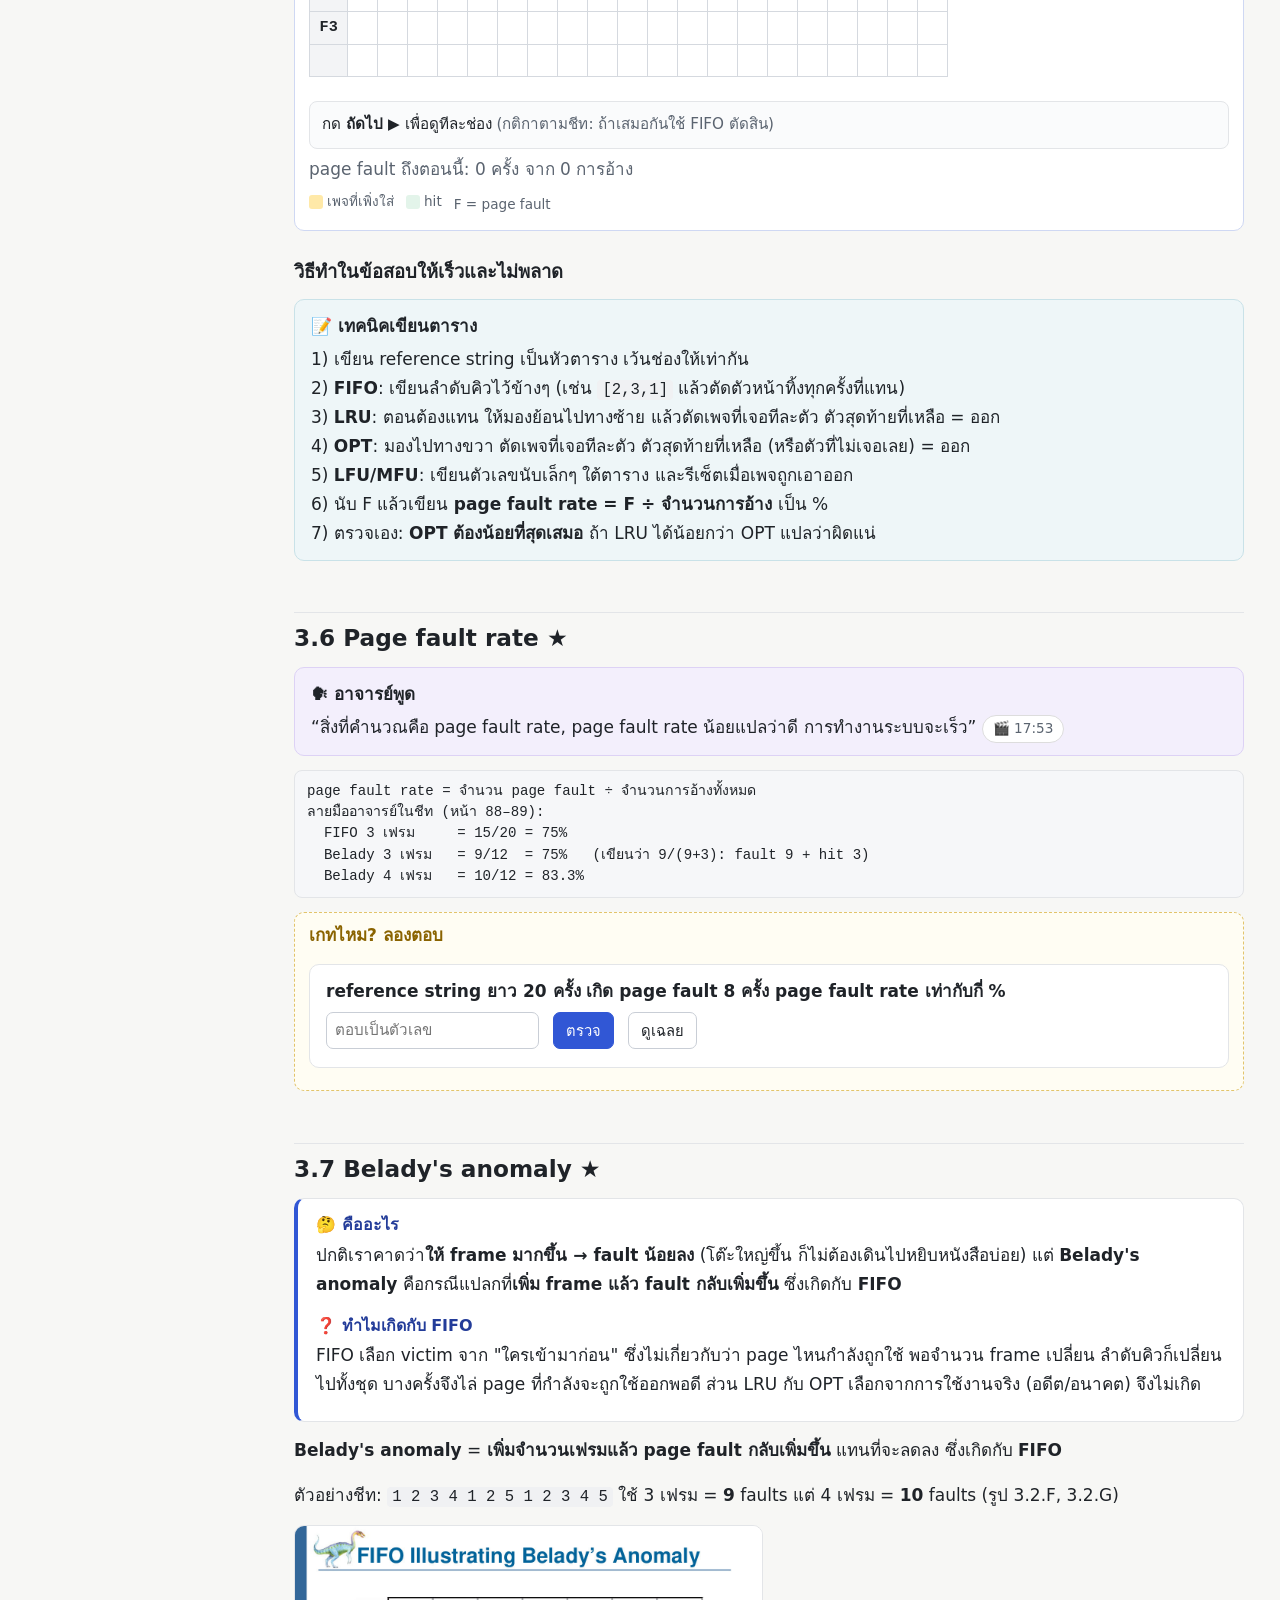
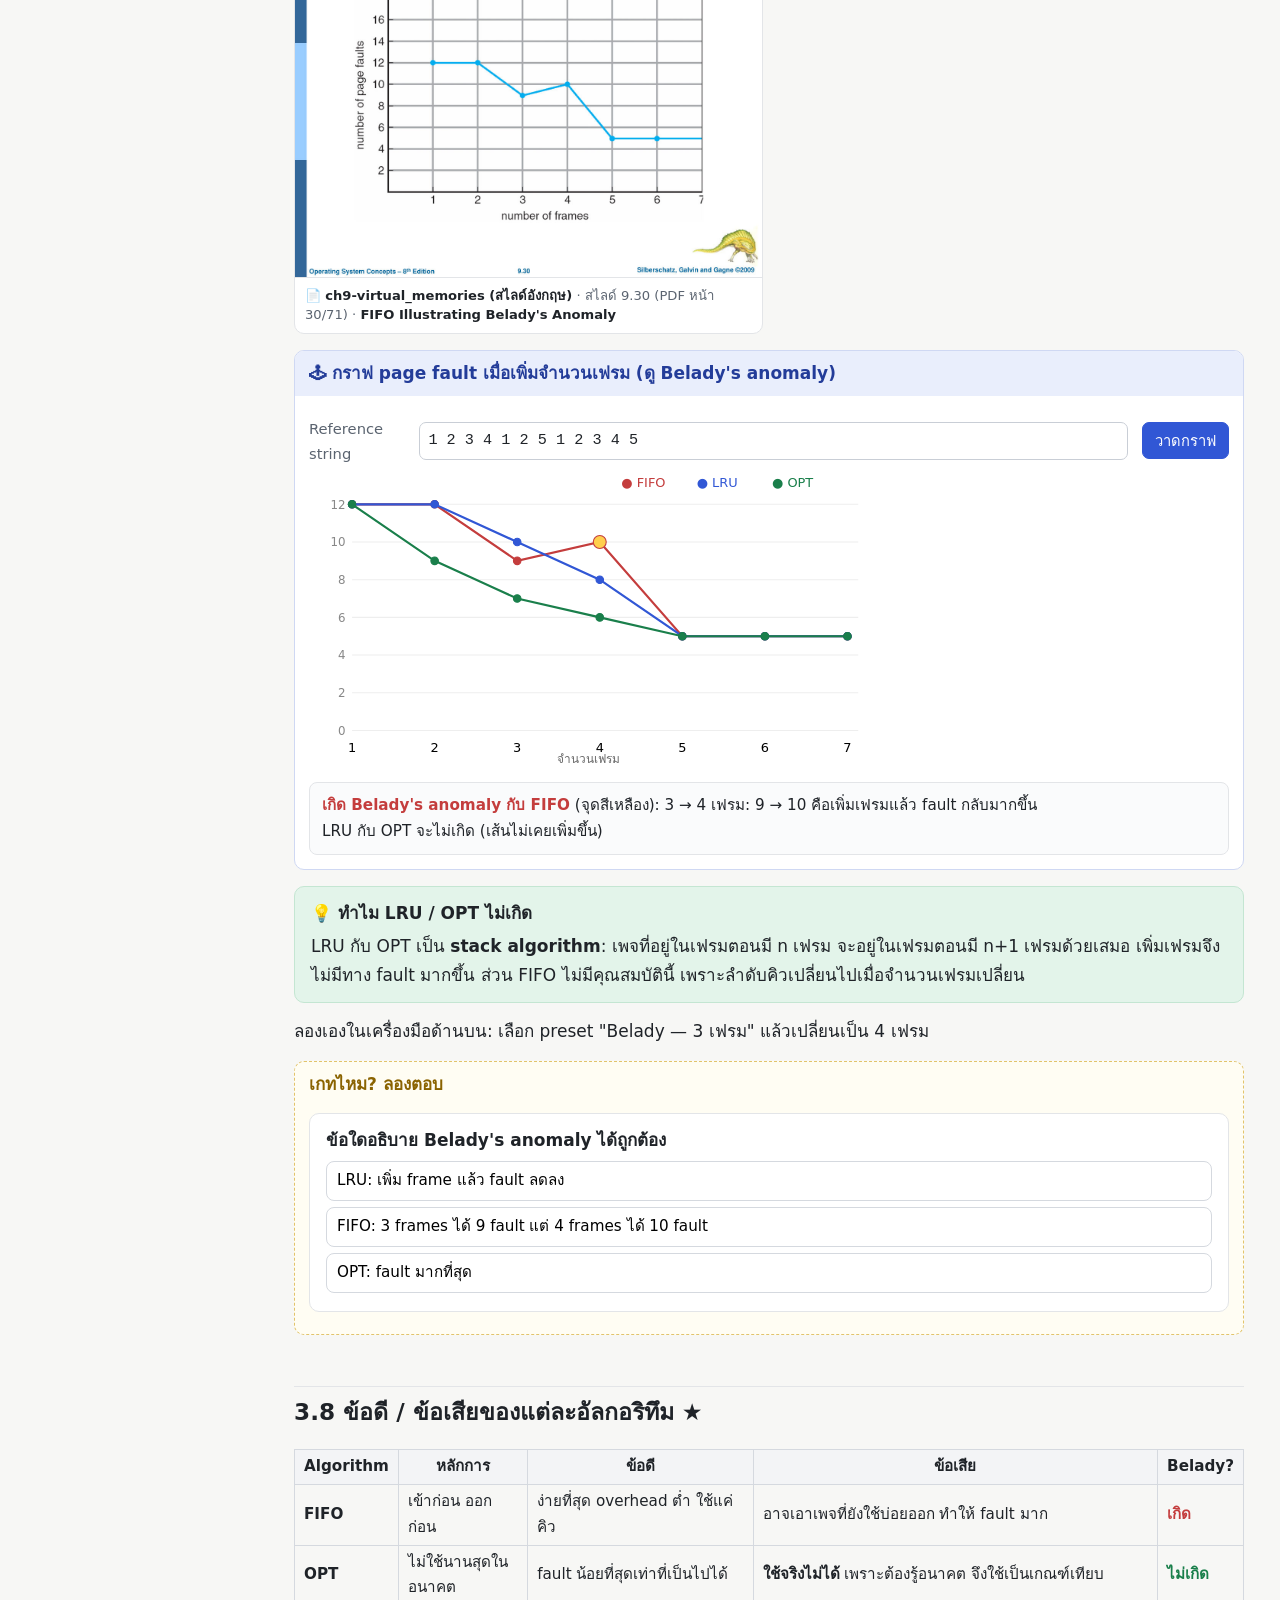
<file: vm.html>
<!doctype html>
<html lang="th">
<head>
<meta charset="utf-8">
<meta name="viewport" content="width=device-width, initial-scale=1">
<title>3 Virtual Memory ★ — ติว OS Final</title>
<link rel="stylesheet" href="assets/style.css?v=2026102702">
</head>
<body>
<div class="wrap">
<aside class="toc"></aside>
<main>
<h1>บทที่ 3 · Virtual Memory <span class="tag hot">เน้นที่สุด</span></h1>
<p class="lead">ชีท <b>virtaul_memory(3_2)</b> หน้า 85–91 (7 หน้า) — อาจารย์เปิดในคลิปนาที 17:00–23:05</p>
<div class="box prof"><span class="t">🗣 อาจารย์พูด (2 ช่วงที่สำคัญที่สุดของคลิป)</span>
<q>ที่จะออกก็คือเรื่อง page replacement หลักๆ … ให้ลด page fault ให้น้อยที่สุด สิ่งที่คำนวณคือ page fault rate, page fault rate น้อยแปลว่าดี การทำงานระบบจะเร็ว</q> <button class="ts" data-ts="1022"></button>
<br><q>สิ่งที่จะออกก็คืออัลกอริทึมต่างๆ ในการสลับ ซึ่งสอนย้ำไปหลายรอบ ให้ไปเช็คดูทุกอัน ทำให้เข้าใจในทุกอัน แล้วก็ข้อดีข้อเสียของแต่ละอัน แล้วก็เวลาที่ anomaly จะเกิดขึ้นเมื่อไหร่ กับอันไหน</q> <button class="ts" data-ts="1292"></button></div>
<div class="box goal"><span class="t">🎯 เรียนจบบทนี้ต้องทำได้</span>
1) อธิบาย virtual memory / demand paging / valid-invalid bit
<br>2) เรียงขั้นตอน page fault ได้
<br>3) <b>ทำตาราง FIFO, OPT, LRU, LFU, MFU ได้ถูกและเร็ว</b>
<br>4) คิด page fault rate
<br>5) อธิบาย Belady's anomaly
<br>6) บอกข้อดีข้อเสียของแต่ละอัลกอริทึม</div>

<h2>3.1 Virtual memory คืออะไร</h2>
<div class="slides">
  <figure class="slide" data-src="vm" data-page="1" data-img="vm-p01.jpg" data-fig="รูปที่ 3.2.A ภาพรวม virtual memory" data-t="1036"></figure>
</div>
<div class="learn">
<h4>🤔 คืออะไร</h4>
<p><b>Virtual memory</b> = เทคนิคที่ทำให้โปรแกรม<b>เห็นหน่วยความจำใหญ่กว่า RAM จริง</b> โดยเก็บบาง page ไว้ใน RAM และที่เหลือพักไว้บน<b>ดิสก์ (backing store)</b> ส่วน page table (ในชีทเรียกว่า <b>memory map</b>) จดว่า page ไหนอยู่ใน RAM หรืออยู่บนดิสก์</p>
<h4>❓ ทำไมต้องมี</h4>
<ul>
  <li>RAM มีจำกัด แต่โปรแกรมใหญ่ขึ้นเรื่อยๆ และต้องรันหลายโปรแกรมพร้อมกัน</li>
  <li>overlay กับ dynamic loading ก็ยังมีข้อจำกัด (overlay ต้องให้คนเขียนโปรแกรมแบ่งเอง)</li>
  <li>โปรแกรม<b>ไม่ได้ใช้ทุกส่วนพร้อมกัน</b> ช่วงหนึ่งใช้แค่บางส่วน (เรียกว่า locality) จึงไม่จำเป็นต้องให้ทั้งโปรแกรมอยู่ใน RAM</li>
</ul>
<h4>⚙️ ทำงานยังไง (ต่อยอดจาก paging ในบทที่ 2)</h4>
<ol>
  <li>โปรแกรมถูกแบ่งเป็น page เหมือน paging ปกติ</li>
  <li>ไม่ต้องโหลดทุก page เข้า RAM โหลด<b>เฉพาะ page ที่ต้องใช้</b> ที่เหลืออยู่บนดิสก์</li>
  <li>page table บอกว่า page ไหนอยู่ใน RAM (frame ไหน) และ page ไหนยังอยู่บนดิสก์</li>
  <li>ถ้าโปรแกรมอ้าง page ที่ยังอยู่บนดิสก์ → OS ไปโหลดมาให้ (page fault ในหัวข้อ 3.3) ถ้า RAM เต็มก็เลือก page เก่าออก (page replacement ในหัวข้อ 3.5)</li>
</ol>
<h4>💡 เทียบให้เห็นภาพ: โต๊ะเรียนกับชั้นหนังสือ</h4>
<p>โต๊ะ (= <b>RAM</b>) วางหนังสือได้ไม่กี่หน้า ส่วนชั้นหนังสือ (= <b>ดิสก์</b>) เก็บได้ทั้งเล่ม เราวางบนโต๊ะเฉพาะหน้าที่กำลังอ่าน พอโต๊ะเต็มก็เก็บบางหน้ากลับชั้นแล้วหยิบหน้าใหม่มาแทน ผลคือเหมือนมีโต๊ะใหญ่เท่าทั้งเล่ม</p>
</div>

<div class="gotit"><span class="t">เกทไหม? ลองตอบ</span>
<div class="quiz">
  <div class="q" data-type="mcq" data-answer="1"><div class="qt">virtual memory ทำให้ดูเหมือนมีหน่วยความจำมากกว่า RAM ได้ด้วยการใช้อะไรช่วย</div><div class="opts"><button class="opt">cache</button><button class="opt">ดิสก์ (backing store) + page table</button><button class="opt">เพิ่ม register</button></div><div class="fb">เก็บบาง page ไว้บนดิสก์ และใช้ page table (memory map) จดว่า page ไหนอยู่ที่ไหน</div></div>
</div></div>
<h2>3.2 Demand paging และ valid–invalid bit ★</h2>
<div class="learn">
<h4>🤔 Demand paging คืออะไร</h4>
<p>= "<b>โหลดเมื่อต้องใช้</b>" (demand = ความต้องการ) ตอนเริ่มรันไม่ต้องโหลดทุก page ให้โหลดทีละ page ตอนที่โปรแกรมอ้างถึงครั้งแรก ทำให้เริ่มโปรแกรมได้เร็วและประหยัด RAM</p>
<h4>🤔 Valid–invalid bit คืออะไร</h4>
<p>ในแต่ละช่องของ page table จะมีบิตเพิ่มมา 1 ตัว บอกว่าตอนนี้ page นั้นอยู่ใน RAM หรือไม่</p>
<ul>
  <li><b>v (valid)</b> = อยู่ใน RAM แล้ว ช่องนั้นมีเลข frame ให้ใช้ได้เลย</li>
  <li><b>i (invalid)</b> = <b>ไม่อยู่ใน RAM</b> (ยังอยู่บนดิสก์) ถ้าอ้างถึงจะเกิด <b>page fault</b></li>
</ul>
<h4>🔍 อ่านรูป 3.2.C</h4>
<pre>page  frame  bit    ความหมาย
0 (A)   4     v     A อยู่ใน RAM ที่ frame 4
1 (B)   -     i     B อยู่บนดิสก์ → อ้างแล้ว page fault
2 (C)   6     v     C อยู่ที่ frame 6
3 (D)   -     i
4 (E)   -     i
5 (F)   9     v     F อยู่ที่ frame 9
6 (G)   -     i
7 (H)   -     i</pre>
</div>
<div class="slides">
  <figure class="slide" data-src="vm" data-page="2" data-img="vm-p02.jpg" data-fig="รูปที่ 3.2.B swapping, 3.2.C valid-invalid" data-t="1110"></figure>
</div>
<div class="box prof"><span class="t">🗣 อาจารย์พูด</span><q>สมมุติทีละ 3 frame … ถูกโยนไปในฮาร์ด ที่ยังไม่อยู่ในเมมโมรีก็จะเป็น invalid</q> <button class="ts" data-ts="1085"></button></div>
<div class="gotit"><span class="t">เกทไหม? ลองตอบ</span>
<div class="quiz">
  <div class="q" data-type="mcq" data-answer="1"><div class="qt">ตามรูป 3.2.C ถ้าโปรแกรมอ้างข้อมูล D (page 3) จะเกิดอะไร</div><div class="opts">
    <button class="opt">อ่านจาก frame 3 ได้เลย</button><button class="opt">page fault เพราะ bit เป็น i</button><button class="opt">โปรแกรมหยุดทำงานถาวร</button></div>
    <div class="fb">bit = i แปลว่า page นี้ไม่อยู่ใน RAM ต้องไปโหลดจากดิสก์ก่อน (ไม่ใช่ error ของโปรแกรม)</div></div>
</div></div>

<h2>3.3 ขั้นตอนเมื่อเกิด page fault ★</h2>
<div class="learn">
<h4>🤔 Page fault คืออะไร</h4>
<p>คือเหตุการณ์ที่โปรแกรม<b>อ้าง page ที่ไม่อยู่ใน RAM</b> (bit = i) ซึ่ง<b>ไม่ใช่ error</b> แต่เป็นสัญญาณให้ OS ไปโหลด page นั้นมาให้ แล้วโปรแกรมก็ทำต่อได้ตามปกติ</p>
<h4>💡 เทียบให้เห็นภาพ: ห้องสมุด</h4>
<p>เราขอหนังสือเล่มหนึ่ง บรรณารักษ์ดูสมุดรายการแล้วพบว่าไม่ได้วางอยู่บนชั้นหน้าร้าน (invalid) จึงเดินไปหยิบจากคลังหลังร้าน (ดิสก์) มาวางบนชั้นว่าง แก้สมุดรายการว่าตอนนี้อยู่ชั้นไหน แล้วยื่นให้เรา</p>
<h4>⚙️ แต่ละขั้นทำอะไร (รูป 3.2.D)</h4>
<ol>
  <li><b>Reference</b> — CPU รันคำสั่งที่อ้าง page นั้น (เช่น <code>load M</code>)</li>
  <li><b>Trap</b> — ฮาร์ดแวร์เห็นว่า bit = i จึงหยุดคำสั่งแล้วส่งเรื่องให้ OS (trap = ขัดจังหวะไปหา OS)</li>
  <li><b>Page is on backing store</b> — OS ตรวจว่าเป็นการอ้างที่ถูกต้อง แล้วหาว่า page อยู่ตรงไหนบนดิสก์</li>
  <li><b>Bring in missing page</b> — หา <b>free frame</b> แล้วโหลด page จากดิสก์มาใส่ (ถ้าไม่มี frame ว่าง ต้องใช้ page replacement ในหัวข้อ 3.5 เลือก page ออกก่อน)</li>
  <li><b>Reset page table</b> — เขียนเลข frame ใหม่ลง page table และเปลี่ยน bit เป็น <b>v</b></li>
  <li><b>Restart instruction</b> — สั่งคำสั่งเดิมใหม่อีกครั้ง คราวนี้ bit = v จึงอ่านได้ปกติ</li>
</ol>
<p>เพราะการอ่านดิสก์ช้ามาก (ช้ากว่า RAM เป็นแสนเท่า) <b>ยิ่ง page fault น้อย ระบบยิ่งเร็ว</b> นี่คือเหตุผลที่อาจารย์เน้นการคำนวณ page fault rate</p>
</div>
<div class="box prof"><span class="t">🗣 อาจารย์พูด</span><q>เกิด page fault OS จะดัก แล้วก็ทำการสั่ง เพราะว่า OS เป็นคนจัดการ virtual memory ก็ต้องรู้ว่าตำแหน่งจริงมันอยู่ที่ไหน ก็จะบอกว่าให้ไปโหลดตำแหน่งจริงมา แล้วมาเก็บใน RAM ใหม่ แล้ว loop ถัดมา CPU จะพยายาม request ใหม่ ก็จะไม่ fault แล้ว จะเป็น valid</q> <button class="ts" data-ts="1260"></button></div>
<div class="slides">
  <figure class="slide" data-src="vm" data-page="3" data-img="vm-p03.jpg" data-fig="รูปที่ 3.2.D การจัดการ page fault" data-t="1256"></figure>
</div>
<pre>① reference                 อ้างเพจ (เช่นคำสั่ง load M)
② trap                      page table เป็น i → trap ไปหา OS
③ page is on backing store  OS หาว่าเพจอยู่ตรงไหนบนดิสก์
④ bring in missing page     โหลดเพจเข้า free frame
⑤ reset page table          ใส่เลขเฟรมใหม่ และเปลี่ยน bit เป็น v
⑥ restart instruction       รันคำสั่งเดิมอีกครั้ง (คราวนี้ valid)</pre>
<div class="box exam"><span class="t">📝 ท่องง่ายๆ</span><b>"อ้าง – ดัก – หา – โหลด – แก้ตาราง – รันใหม่"</b> และ <b>OS เป็นผู้จัดการ</b> page fault</div>

<div class="gotit"><span class="t">เกทไหม? ลองตอบ</span>
<div class="quiz">
  <div class="q" data-type="mcq" data-answer="2"><div class="qt">ขั้นสุดท้ายของการจัดการ page fault คืออะไร</div><div class="opts"><button class="opt">trap</button><button class="opt">reset page table</button><button class="opt">restart instruction</button></div><div class="fb">หลังโหลด page และแก้ page table แล้ว ต้องรันคำสั่งเดิมซ้ำ ซึ่งคราวนี้ bit = v</div></div>
  <div class="q" data-type="mcq" data-answer="1"><div class="qt">ถ้าเกิด page fault แต่ไม่มี free frame เหลือ OS ต้องทำอะไร</div><div class="opts"><button class="opt">ยกเลิกโปรแกรม</button><button class="opt">ใช้ page replacement เลือก page ออกก่อน</button><button class="opt">รอจนกว่าจะมี frame ว่างเอง</button></div><div class="fb">นี่คือจุดที่ต้องใช้อัลกอริทึม FIFO / OPT / LRU / LFU / MFU ในหัวข้อ 3.5</div></div>
</div></div>
<h2>3.4 Reference string</h2>
<div class="slides">
  <figure class="slide" data-src="vm" data-page="4" data-img="vm-p04.jpg" data-fig="3.2.2 reference string + FIFO (รูป 3.2.E)" data-t="1298"></figure>
</div>
<div class="learn">
<h4>🤔 คืออะไร</h4>
<p><b>Reference string</b> = ลำดับ<b>หมายเลข page</b> ที่โปรแกรมอ้างถึงตามเวลา เช่น <code>7 0 1 2 0 3 …</code> แปลว่า อ้าง page 7 ก่อน แล้ว page 0 แล้ว page 1 …</p>
<h4>❓ ทำไมต้องมี</h4>
<p>เพื่อใช้<b>จำลอง</b>ว่าแต่ละอัลกอริทึม page replacement จะเกิด fault กี่ครั้ง โดยไม่ต้องสนใจ address ละเอียด สนใจแค่ว่าอ้าง page ไหน</p>
<h4>⚙️ ถ้าโจทย์ให้มาเป็น address (ตัวอย่างในชีท: 100 byte/page)</h4>
<ol>
  <li>หาเลข page ของแต่ละ address: page = address div 100 เช่น 0432 → 4, 0612 → 6</li>
  <li><b>ยุบตัวที่ซ้ำติดกัน</b> เพราะถ้าอ้าง page เดิมซ้ำทันที page นั้นอยู่ใน RAM แน่นอน ไม่มีทาง fault</li>
</ol>
<pre>address : 0100 0432 0101 0612 0102 0103 0104 0101 0611 0102 0103
page    :   1    4    1    6    1    1    1    1    6    1    1
ยุบซ้ำ   :   1    4    1    6    1                   6    1
reference string = 1, 4, 1, 6, 1, 6, 1</pre>
</div>
<div data-widget="addr2ref"></div>

<div class="gotit"><span class="t">เกทไหม? ลองตอบ</span>
<div class="quiz">
  <div class="q" data-type="text" data-answer="2,3,2|232"><div class="qt">page size = 100 byte, address ตามลำดับ 0250, 0270, 0310, 0255 จงเขียน reference string (ตอบเช่น 1,2,3)</div><div class="ans">page = 2, 2, 3, 2 → ยุบตัวที่ซ้ำติดกัน → <b>2, 3, 2</b></div></div>
</div></div>
<h2>3.5 Page replacement ★★★</h2>
<div class="learn">
<h4>🤔 คืออะไร</h4>
<p>process แต่ละตัวได้ <b>frame</b> (ช่องใน RAM) จำนวนจำกัด เช่น 3 frames ถ้าเกิด page fault ตอนที่ frame <b>เต็มแล้ว</b> ต้องเลือก page หนึ่งในนั้นออก (เรียกว่า <b>victim</b>) เพื่อเอา page ใหม่เข้ามาแทน <b>Page replacement algorithm</b> คือกติกาการเลือก victim</p>
<h4>❓ ทำไมสำคัญ</h4>
<p>ถ้าเลือกผิด (เอา page ที่จะใช้อีกเร็วๆ นี้ออก) ก็จะ fault บ่อย ระบบช้า เป้าหมายจึงเป็น <b>page fault ให้น้อยที่สุด</b></p>
<h4>⚙️ อ่าน/เขียนตารางแบบชีทยังไง</h4>
<ul>
  <li>แถวบนสุด = reference string (การอ้างแต่ละครั้งเรียงตามเวลา)</li>
  <li>แถว F1, F2, F3 = ข้างในแต่ละ frame <b>หลังจาก</b>อ้างครั้งนั้นแล้ว</li>
  <li>ใต้คอลัมน์: <b>F</b> = page fault (page ไม่อยู่ใน frame ต้องโหลด) ส่วนช่องว่าง = <b>hit</b> (อยู่แล้ว)</li>
  <li>ตอนเริ่ม frame ว่าง การอ้างครั้งแรกๆ จึงเป็น fault แล้วใส่ลงช่องว่างได้เลย การเลือก victim เกิดเฉพาะตอน frame เต็มแล้ว</li>
</ul>
<h4>🔍 เห็นความต่างใน 1 ตัวอย่าง: 3 frames, reference string <code>1 2 3 1 4 3 2</code></h4>
<p>อ้าง 1, 2, 3 → fault ทั้งสามครั้ง ใส่ลงช่องว่าง · อ้าง 1 → hit · อ้าง <b>4</b> → fault และ frame เต็ม (มี 1, 2, 3) <b>จะเอาใครออก?</b></p>
<table class="t left">
  <tr><th>อัลกอริทึม</th><th>คิดยังไง</th><th>เอาออก</th></tr>
  <tr><td>FIFO</td><td>1 เข้ามาก่อนสุด (ตำแหน่งที่ 1)</td><td><b>1</b></td></tr>
  <tr><td>OPT</td><td>มองอนาคต: 3 ใช้อีกที่ตำแหน่ง 6, 2 ใช้อีกที่ 7, ส่วน 1 ไม่ใช้อีกเลย</td><td><b>1</b></td></tr>
  <tr><td>LRU</td><td>มองอดีต: 1 เพิ่งใช้ที่ตำแหน่ง 4, 3 ใช้ที่ 3, 2 ใช้ที่ 2 → 2 ไม่ได้ใช้นานสุด</td><td><b>2</b></td></tr>
  <tr><td>LFU</td><td>นับครั้ง: 1 = 2 ครั้ง, 2 = 1, 3 = 1 → น้อยสุดเสมอกัน (2 กับ 3) ใช้ FIFO: 2 เข้ามาก่อน</td><td><b>2</b></td></tr>
  <tr><td>MFU</td><td>นับครั้ง: 1 = 2 ครั้ง มากที่สุด</td><td><b>1</b></td></tr>
</table>
<p>สังเกตว่า <b>FIFO สนใจแค่ใครเข้ามาก่อน</b> ไม่สนว่า 1 เพิ่งถูกใช้ ส่วน <b>LRU</b> เห็นว่า 1 เพิ่งถูกใช้จึงเก็บไว้</p>
</div>
<div class="gotit"><span class="t">เกทไหม? ลองตอบ</span>
<div class="quiz">
  <div class="q" data-type="mcq" data-answer="0"><div class="qt">3 frames มี page 5, 7, 9 (เข้ามาตามลำดับ 5 → 7 → 9) แล้วอ้าง 5 ซ้ำ ต่อมาอ้าง 8 (fault) <b>FIFO</b> เอาอะไรออก</div><div class="opts"><button class="opt">5</button><button class="opt">7</button><button class="opt">9</button></div><div class="fb">FIFO ดูแค่ใครเข้ามาก่อน 5 เข้ามาก่อนสุด การอ้างซ้ำไม่ทำให้ลำดับเปลี่ยน</div></div>
  <div class="q" data-type="mcq" data-answer="1"><div class="qt">สถานการณ์เดียวกัน ถ้าใช้ <b>LRU</b> จะเอาอะไรออก</div><div class="opts"><button class="opt">5</button><button class="opt">7</button><button class="opt">9</button></div><div class="fb">5 เพิ่งถูกใช้ จึงถือว่าใช้ล่าสุด ส่วนที่ไม่ได้ใช้นานสุดคือ 7</div></div>
</div></div>
<p>สรุปคือเมื่อเกิด page fault แล้ว<b>เฟรมเต็ม</b> ต้องเลือกเพจหนึ่งออก (victim) อัลกอริทึมต่างกันแค่ "<b>เลือกใครออก</b>"</p>
<div class="box trap"><span class="t">⚠️ กติกาที่ชีทใช้ (ต้องทำตามในข้อสอบ)</span>
1) เฟรมว่างตอนเริ่ม: เพจแรกๆ ที่เข้ามาก็<b>นับเป็น page fault</b>
<br>2) ถ้ามีเพจที่เข้าเงื่อนไขให้เอาออกมากกว่า 1 เพจ → <b>ใช้ FIFO ตัดสิน</b> (เอาตัวที่เข้ามาก่อนออก)
<br>3) แบบ counting (LFU/MFU): เพจที่ถูกเอาออกแล้วกลับเข้ามาใหม่ → <b>เริ่มนับ 1 ใหม่</b>
<br>4) เขียนตารางแบบชีท: แถว = เฟรม, คอลัมน์ = การอ้างแต่ละครั้ง, ใส่ F ใต้คอลัมน์ที่ fault</div>

<h3>FIFO — First-In, First-Out</h3>
<div class="grid2">
  <div><p><b>หลักการ</b>: เพจที่<b>เข้ามาก่อน</b>ออกก่อน (เหมือนคิว)</p>
  <p><b>ต้องจดอะไร</b>: ลำดับที่เพจเข้ามา (ใช้ซ้ำ <b>ไม่</b>ทำให้ลำดับเปลี่ยน)</p>
  <p><b>เคล็ดลับ</b>: เฟรมที่ถูกแทนจะวนลงไปทีละแถว F1 → F2 → F3 → F1 … เสมอ</p></div>
  <div class="box idea"><span class="t">💡 เหมือน</span>คิวซื้อข้าว ใครมาก่อนได้ออกก่อน ไม่สนว่าใครสำคัญ</div>
</div>
<h3>OPT — Optimal</h3>
<div class="slides">
  <figure class="slide" data-src="vm" data-page="5" data-img="vm-p05.jpg" data-fig="FIFO 3/4 เฟรม (Belady) + OPT รูป 3.2.H" data-t="1352"></figure>
</div>
<div class="grid2">
  <div><p><b>หลักการ</b> (อาจารย์ไฮไลต์ไว้): เพจที่<b>จะยังไม่ถูกใช้เป็นเวลานานที่สุด</b>ในอนาคต ให้เอาออกก่อน</p>
  <p><b>ต้องทำอะไร</b>: มองไปข้างหน้าใน reference string ว่าแต่ละเพจในเฟรมจะถูกใช้อีกเมื่อไร ตัวที่<b>ไกลที่สุด</b>หรือ<b>ไม่ใช้อีกเลย</b> = ออก (ถ้าไม่ใช้อีกเลยหลายตัว ใช้ FIFO)</p></div>
  <div class="box idea"><span class="t">💡 เหมือน</span>รู้ตารางสอบล่วงหน้า วิชาที่สอบช้าที่สุดก็เก็บหนังสือขึ้นชั้นก่อน ซึ่งทำได้เพราะรู้อนาคต ในระบบจริงรู้อนาคตไม่ได้ <b>จึงใช้จริงไม่ได้</b> ใช้เป็นเกณฑ์เทียบเท่านั้น</div>
</div>
<h3>LRU — Least Recently Used</h3>
<div class="slides">
  <figure class="slide" data-src="vm" data-page="6" data-img="vm-p06.jpg" data-fig="LRU รูป 3.2.I, LFU 3.2.J, MFU 3.2.K" data-t="1362"></figure>
</div>
<div class="grid2">
  <div><p><b>หลักการ</b>: เพจที่<b>ไม่ได้ถูกใช้นานที่สุด (มองย้อนอดีต)</b> ออกก่อน</p>
  <p><b>ต่างจาก FIFO</b>: ถ้าเพจที่อยู่มานานถูกใช้ซ้ำ จะถือว่า "เพิ่งใช้" (ชีทเขียนว่า "แสดงว่าเพจดังกล่าวนี้ยังถือว่าถูกใช้งานไม่นาน")</p>
  <p><b>เคล็ดลับ</b>: มองย้อนจากคอลัมน์ปัจจุบันไปทางซ้าย เพจในเฟรมตัวไหนเจอ<b>ช้าที่สุด</b> = ออก</p></div>
  <div class="box idea"><span class="t">💡 เหมือน</span>ล้างแอปที่ไม่ได้เปิดนานที่สุดในมือถือ</div>
</div>
<h3>LFU / MFU — Counting</h3>
<div class="grid2">
  <div><p><b>LFU (Least Frequently Used)</b>: เพจที่ถูกใช้<b>น้อยครั้งที่สุด</b>ออก</p>
  <p><b>MFU (Most Frequently Used)</b>: เพจที่ถูกใช้<b>มากครั้งที่สุด</b>ออก (เหตุผล: ตัวที่นับน้อยน่าจะเพิ่งเข้ามาและยังจะใช้อีก)</p>
  <p><b>ต้องจด</b>: จำนวนครั้งของแต่ละเพจ<b>ตั้งแต่เข้ามารอบนี้</b> ถ้าถูกเอาออกแล้วกลับเข้ามาใหม่ ให้เริ่มนับ 1</p></div>
  <div class="box prof"><span class="t">🗣 อาจารย์พูด</span><q>counting หรือนับจำนวน นับความถี่ในการใช้งานในอดีต … least frequently used กับ most frequently used แต่ละอันเป็นยังไง ทบทวนการบ้าน ก็จะไม่สอนซ้ำ</q> <button class="ts" data-ts="1357"></button></div>
</div>

<h3>🕹 ลองเองทีละขั้น (เริ่มจากโจทย์การบ้าน)</h3>
<p>กด <b>ถัดไป ▶</b> ทีละช่องแล้วอ่านเหตุผล จากนั้นเปลี่ยนเป็นโหมด <b>"ฝึกเอง"</b> ซึ่งทุกครั้งที่ต้องเอาเพจออก ระบบจะให้เราเลือกเอง เป็นวิธีฝึกที่ดีที่สุดก่อนสอบ</p>
<div data-widget="pr" data-ref="2 3 2 1 5 2 4 5 3 2 5 2 1 4 3 5 2 4 1 3" data-frames="3" data-algo="FIFO"></div>

<h3>วิธีทำในข้อสอบให้เร็วและไม่พลาด</h3>
<div class="box exam"><span class="t">📝 เทคนิคเขียนตาราง</span>
1) เขียน reference string เป็นหัวตาราง เว้นช่องให้เท่ากัน
<br>2) <b>FIFO</b>: เขียนลำดับคิวไว้ข้างๆ (เช่น <code>[2,3,1]</code> แล้วตัดตัวหน้าทิ้งทุกครั้งที่แทน)
<br>3) <b>LRU</b>: ตอนต้องแทน ให้มองย้อนไปทางซ้าย แล้วตัดเพจที่เจอทีละตัว ตัวสุดท้ายที่เหลือ = ออก
<br>4) <b>OPT</b>: มองไปทางขวา ตัดเพจที่เจอทีละตัว ตัวสุดท้ายที่เหลือ (หรือตัวที่ไม่เจอเลย) = ออก
<br>5) <b>LFU/MFU</b>: เขียนตัวเลขนับเล็กๆ ใต้ตาราง และรีเซ็ตเมื่อเพจถูกเอาออก
<br>6) นับ F แล้วเขียน <b>page fault rate = F ÷ จำนวนการอ้าง</b> เป็น %
<br>7) ตรวจเอง: <b>OPT ต้องน้อยที่สุดเสมอ</b> ถ้า LRU ได้น้อยกว่า OPT แปลว่าผิดแน่</div>

<h2>3.6 Page fault rate ★</h2>
<div class="box prof"><span class="t">🗣 อาจารย์พูด</span><q>สิ่งที่คำนวณคือ page fault rate, page fault rate น้อยแปลว่าดี การทำงานระบบจะเร็ว</q> <button class="ts" data-ts="1073"></button></div>
<pre>page fault rate = จำนวน page fault ÷ จำนวนการอ้างทั้งหมด
ลายมืออาจารย์ในชีท (หน้า 88–89):
  FIFO 3 เฟรม     = 15/20 = 75%
  Belady 3 เฟรม   = 9/12  = 75%   (เขียนว่า 9/(9+3): fault 9 + hit 3)
  Belady 4 เฟรม   = 10/12 = 83.3%</pre>

<div class="gotit"><span class="t">เกทไหม? ลองตอบ</span>
<div class="quiz">
  <div class="q" data-type="num" data-answer="40"><div class="qt">reference string ยาว 20 ครั้ง เกิด page fault 8 ครั้ง page fault rate เท่ากับกี่ %</div><div class="ans">8 ÷ 20 = 0.4 = <b>40%</b></div></div>
</div></div>
<h2>3.7 Belady's anomaly ★</h2>
<div class="learn">
<h4>🤔 คืออะไร</h4>
<p>ปกติเราคาดว่า<b>ให้ frame มากขึ้น → fault น้อยลง</b> (โต๊ะใหญ่ขึ้น ก็ไม่ต้องเดินไปหยิบหนังสือบ่อย) แต่ <b>Belady's anomaly</b> คือกรณีแปลกที่<b>เพิ่ม frame แล้ว fault กลับเพิ่มขึ้น</b> ซึ่งเกิดกับ <b>FIFO</b></p>
<h4>❓ ทำไมเกิดกับ FIFO</h4>
<p>FIFO เลือก victim จาก "ใครเข้ามาก่อน" ซึ่งไม่เกี่ยวกับว่า page ไหนกำลังถูกใช้ พอจำนวน frame เปลี่ยน ลำดับคิวก็เปลี่ยนไปทั้งชุด บางครั้งจึงไล่ page ที่กำลังจะถูกใช้ออกพอดี ส่วน LRU กับ OPT เลือกจากการใช้งานจริง (อดีต/อนาคต) จึงไม่เกิด</p>
</div>
<p><b>Belady's anomaly</b> = <b>เพิ่มจำนวนเฟรมแล้ว page fault กลับเพิ่มขึ้น</b> แทนที่จะลดลง ซึ่งเกิดกับ <b>FIFO</b></p>
<p>ตัวอย่างชีท: <code>1 2 3 4 1 2 5 1 2 3 4 5</code> ใช้ 3 เฟรม = <b>9</b> faults แต่ 4 เฟรม = <b>10</b> faults (รูป 3.2.F, 3.2.G)</p>
<div class="slides">
  <figure class="slide" data-src="ch9" data-page="30" data-img="ch9-p30.jpg" data-fig="FIFO Illustrating Belady's Anomaly"></figure>
</div>
<div data-widget="belady"></div>
<div class="box idea"><span class="t">💡 ทำไม LRU / OPT ไม่เกิด</span>LRU กับ OPT เป็น <b>stack algorithm</b>: เพจที่อยู่ในเฟรมตอนมี n เฟรม จะอยู่ในเฟรมตอนมี n+1 เฟรมด้วยเสมอ เพิ่มเฟรมจึงไม่มีทาง fault มากขึ้น ส่วน FIFO ไม่มีคุณสมบัตินี้ เพราะลำดับคิวเปลี่ยนไปเมื่อจำนวนเฟรมเปลี่ยน</div>
<p>ลองเองในเครื่องมือด้านบน: เลือก preset "Belady — 3 เฟรม" แล้วเปลี่ยนเป็น 4 เฟรม</p>

<div class="gotit"><span class="t">เกทไหม? ลองตอบ</span>
<div class="quiz">
  <div class="q" data-type="mcq" data-answer="1"><div class="qt">ข้อใดอธิบาย Belady's anomaly ได้ถูกต้อง</div><div class="opts"><button class="opt">LRU: เพิ่ม frame แล้ว fault ลดลง</button><button class="opt">FIFO: 3 frames ได้ 9 fault แต่ 4 frames ได้ 10 fault</button><button class="opt">OPT: fault มากที่สุด</button></div><div class="fb">เพิ่ม frame แล้ว fault กลับเพิ่ม ซึ่งเกิดกับ FIFO (ตัวอย่าง 1 2 3 4 1 2 5 1 2 3 4 5)</div></div>
</div></div>
<h2>3.8 ข้อดี / ข้อเสียของแต่ละอัลกอริทึม ★</h2>
<div class="tblwrap">
<table class="t left">
  <tr><th>Algorithm</th><th>หลักการ</th><th>ข้อดี</th><th>ข้อเสีย</th><th>Belady?</th></tr>
  <tr><td><b>FIFO</b></td><td>เข้าก่อน ออกก่อน</td><td>ง่ายที่สุด overhead ต่ำ ใช้แค่คิว</td><td>อาจเอาเพจที่ยังใช้บ่อยออก ทำให้ fault มาก</td><td class="no">เกิด</td></tr>
  <tr><td><b>OPT</b></td><td>ไม่ใช้นานสุดในอนาคต</td><td>fault น้อยที่สุดเท่าที่เป็นไปได้</td><td><b>ใช้จริงไม่ได้</b> เพราะต้องรู้อนาคต จึงใช้เป็นเกณฑ์เทียบ</td><td class="ok">ไม่เกิด</td></tr>
  <tr><td><b>LRU</b></td><td>ไม่ได้ใช้นานสุด (อดีต)</td><td>ใกล้เคียง OPT ใช้หลัก locality</td><td>ต้องจดเวลาทุกครั้งที่อ้าง (counter/stack) จึงต้องมีฮาร์ดแวร์ช่วยและ overhead สูง</td><td class="ok">ไม่เกิด</td></tr>
  <tr><td><b>LFU</b></td><td>ใช้น้อยครั้งสุด</td><td>เก็บเพจที่ใช้บ่อยไว้</td><td>เพจที่ใช้หนักช่วงแรกค้างอยู่นานแม้เลิกใช้แล้ว เพจใหม่ถูกไล่ง่าย และต้องมีตัวนับ</td><td class="muted">อาจเกิด</td></tr>
  <tr><td><b>MFU</b></td><td>ใช้มากครั้งสุด</td><td>เหมาะกับงานที่ใช้เพจหนักช่วงหนึ่งแล้วเลิกใช้</td><td>มักไล่เพจที่ยังใช้หนักออก ผลมักแย่ และต้องมีตัวนับ</td><td class="muted">อาจเกิด</td></tr>
</table>
</div>

<h2>3.9 โจทย์จากชีทและการบ้าน</h2>
<h3>ตัวอย่างที่ 3.2.ก (หน้า 91)</h3>
<div class="slides">
  <figure class="slide" data-src="vm" data-page="7" data-img="vm-p07.jpg" data-fig="ตัวอย่างที่ 3.2.ก" data-t="1382"></figure>
</div>
<p>3 เฟรม, <code>2 3 2 1 5 2 4 5 3 2 5 2</code> → FIFO = <b>9</b>, LRU = <b>7</b>, OPT = <b>6</b> (เลือก preset "ตัวอย่าง 3.2.ก" ในเครื่องมือด้านบนเพื่อดูทีละขั้น)</p>
<h3>การบ้าน (Classroom)</h3>
<div class="slides local-only">
  <figure class="slide" data-src="hw" data-img="hw-assignment.jpg" data-fig="โจทย์: แสดงวิธีทำ FIFO OPT LRU LFU, 3 frames"></figure>
  <figure class="slide" data-src="hwans" data-img="hw-answer.jpg" data-fig="คำตอบที่ส่งไป — ถูกทุกข้อ"></figure>
</div>
<div class="box hosted-only"><span class="t">โจทย์การบ้าน (Classroom)</span>"FIFO OPT LRU LFU Page Replacement – เขียนด้วยลายมือ" แสดงวิธีทำ page replacement FIFO OPT LRU LFU มี 3 frames, reference string <code>2 3 2 1 5 2 4 5 3 2 5 2 1 4 3 5 2 4 1 3</code></div>
<p>คำตอบที่ถูก: <b>FIFO = 17, OPT = 10, LRU = 15, LFU = 12</b> (MFU = 17)<span class="local-only"> ซึ่งตรงกับที่ส่งไปทุกข้อ</span></p>
<div class="quiz">
  <div class="q" data-type="num" data-answer="15"><div class="qt"><span class="qn">Q1</span>ชีท 3.2.2: <code>7 0 1 2 0 3 0 4 2 3 0 3 2 1 2 0 1 7 0 1</code> 3 เฟรม ใช้ FIFO ได้กี่ fault</div><div class="ans">15 ครั้ง (75%) — ลองใน widget: เลือก preset "ชีท 3.2.2"</div></div>
  <div class="q" data-type="num" data-answer="9"><div class="qt"><span class="qn">Q2</span>สตริงเดียวกัน ใช้ OPT ได้กี่ fault</div><div class="ans">9 ครั้ง (45%)</div></div>
  <div class="q" data-type="num" data-answer="12"><div class="qt"><span class="qn">Q3</span>สตริงเดียวกัน ใช้ LRU ได้กี่ fault</div><div class="ans">12 ครั้ง (60%)</div></div>
  <div class="q" data-type="num" data-answer="13"><div class="qt"><span class="qn">Q4</span>สตริงเดียวกัน ใช้ LFU ได้กี่ fault</div><div class="ans">13 ครั้ง (65%) เคสนี้ใช้ FIFO ตัดสินหลายครั้ง</div></div>
  <div class="q" data-type="mcq" data-answer="0"><div class="qt"><span class="qn">Q5</span>Belady's anomaly เกิดกับอัลกอริทึมใด</div><div class="opts">
    <button class="opt">FIFO</button><button class="opt">OPT</button><button class="opt">LRU</button><button class="opt">ทั้ง OPT และ LRU</button></div>
    <div class="fb">FIFO เพิ่มเฟรมแล้ว fault อาจเพิ่ม ส่วน OPT กับ LRU เป็น stack algorithm ไม่เกิด</div></div>
  <div class="q" data-type="mcq" data-answer="2"><div class="qt"><span class="qn">Q6</span>ทำไม OPT จึงไม่ถูกใช้ในระบบจริง</div><div class="opts">
    <button class="opt">เพราะ fault มากที่สุด</button><button class="opt">เพราะเกิด Belady's anomaly</button><button class="opt">เพราะต้องรู้ reference string ในอนาคต</button><button class="opt">เพราะต้องใช้ตัวนับ</button></div>
    <div class="fb">OPT ต้องรู้ว่าเพจไหนจะไม่ถูกใช้นานที่สุดในอนาคต ซึ่งรู้ล่วงหน้าไม่ได้</div></div>
  <div class="q" data-type="open"><div class="qt"><span class="qn">Q7</span>FIFO ต่างจาก LRU อย่างไร ยกตัวอย่างสถานการณ์ที่ทั้งสองเลือกเพจออกต่างกัน</div>
    <div class="ans">FIFO ดู "ใครเข้ามาก่อน" ส่วน LRU ดู "ใครไม่ได้ใช้นานที่สุด" เช่น เฟรมมี 2 (เข้ามาก่อน), 3, 1 แล้วเพิ่งมีการอ้าง 2 ซ้ำ ถ้าต่อไปต้องแทน FIFO จะเอา 2 ออก (เข้ามาก่อน) แต่ LRU จะไม่เอา 2 ออก เพราะเพิ่งถูกใช้ จะเอา 3 ออกแทน (ดูการบ้านตำแหน่งที่ 5: FIFO เอา 2 ออก ส่วน LRU เอา 3 ออก)</div></div>
</div>

<h3>🎲 ฝึกไม่จำกัด</h3>
<div data-widget="gen" data-kind="pr"></div>

<h2>3.10 เสริมนอกชีท: EAT, thrashing, working set <span class="tag skip">ข้ามได้</span></h2>
<details class="skip"><summary>⏭ ข้ามได้ — ไม่อยู่ในชีทอาจารย์ และอาจารย์ไม่ได้พูดถึง (กดเพื่อเปิดดู)</summary>

<div class="slides">
  <figure class="slide" data-src="ch9" data-page="12" data-img="ch9-p12.jpg" data-fig="Page Fault (6 ขั้นแบบตำรา)"></figure>
  <figure class="slide" data-src="ch9" data-page="16" data-img="ch9-p16.jpg" data-fig="Demand Paging Example (EAT)"></figure>
  <figure class="slide" data-src="ch9" data-page="44" data-img="ch9-p44.jpg" data-fig="Thrashing"></figure>
  <figure class="slide" data-src="ch9" data-page="48" data-img="ch9-p48.jpg" data-fig="Working-Set Model"></figure>
</div>
<ul>
  <li><b>EAT ของ demand paging</b> = (1 − p) × memory access + p × page-fault service time เช่น 200 ns, 8 ms, p = 1/1000 → ≈ <b>8.2 µs</b> (ช้าลงราว 40 เท่า) page fault rate จึงต้องต่ำมาก</li>
  <li><b>Thrashing</b> = โปรเซสใช้เวลาไปกับการสลับเพจเข้าออกมากกว่าทำงานจริง (มีเฟรมไม่พอ) ทำให้ CPU utilization ตก แล้ว OS ก็เพิ่มโปรเซสเข้าไปอีก ยิ่งแย่ลง</li>
  <li><b>Working set</b> = ชุดเพจที่ถูกอ้างในหน้าต่าง Δ ล่าสุด ถ้าผลรวม working set ของทุกโปรเซส (D) มากกว่าจำนวนเฟรม (m) → thrashing ต้อง suspend บางโปรเซส</li>
</ul>

</details>

<h2>สรุปบทนี้ใน 1 นาที</h2>
<div class="card"><ul>
  <li>Virtual memory = logical ใหญ่กว่า physical โดยใช้ดิสก์ · demand paging · v/i bit</li>
  <li>Page fault: อ้าง → trap → หาบนดิสก์ → โหลด → แก้ page table → รันใหม่ (OS จัดการ)</li>
  <li>FIFO เข้าก่อนออกก่อน · OPT ไกลสุดในอนาคต · LRU นานสุดในอดีต · LFU/MFU นับครั้ง (รีเซ็ตเมื่อออก) · เสมอกันใช้ FIFO</li>
  <li>page fault rate = fault ÷ การอ้างทั้งหมด</li>
  <li>Belady: FIFO เพิ่มเฟรมแล้ว fault เพิ่ม (1 2 3 4 1 2 5 1 2 3 4 5: 9 → 10)</li>
</ul></div>
<div class="nextprev"><a href="memory.html">← บทที่ 2 Memory</a><a class="r" href="storage.html">บทที่ 4 Storage →</a></div>
</main>
</div>
<script src="assets/core.js?v=2026102702"></script>
<script src="assets/ui.js?v=2026102702"></script>
<script src="assets/widgets.js?v=2026102702"></script>
</body>
</html>
</file>
<file: assets/style.css>
:root {
  --bg: #f7f7f5;
  --card: #ffffff;
  --ink: #1f2328;
  --muted: #5b6470;
  --line: #e3e5e8;
  --accent: #3157d5;
  --accent-soft: #e9eefc;
  --good: #1a7f4b;
  --good-soft: #e3f4ea;
  --bad: #c43d3d;
  --bad-soft: #fbe7e7;
  --warn: #9a6200;
  --warn-soft: #fff3d6;
  --hl: #ffe9a8;
  --radius: 10px;
  --mono: "Cascadia Mono", Consolas, Menlo, "Courier New", monospace;
  --sans: "Sarabun", "Leelawadee UI", Thonburi, "Noto Sans Thai", Tahoma, system-ui, -apple-system, sans-serif;
}
* { box-sizing: border-box; }
html { scroll-behavior: smooth; scroll-padding-top: 72px; }
body { margin: 0; font-family: var(--sans); font-size: 17px; line-height: 1.7; color: var(--ink); background: var(--bg); }
a { color: var(--accent); }
code, kbd, .mono { font-family: var(--mono); font-size: .92em; }
code { background: #f0f1f3; padding: 1px 5px; border-radius: 4px; }
h1, h2, h3, h4 { line-height: 1.35; }
h1 { font-size: 1.9rem; margin: .2em 0 .4em; }
h2 { font-size: 1.45rem; margin: 2.2em 0 .6em; padding-top: .4em; border-top: 1px solid var(--line); }
h3 { font-size: 1.15rem; margin: 1.6em 0 .5em; }
p { margin: .5em 0 .9em; }

/* ---------- top bar ---------- */
.topbar { position: sticky; top: 0; z-index: 50; background: #fff; border-bottom: 1px solid var(--line); }
.topbar .in { max-width: 1240px; margin: 0 auto; display: flex; align-items: center; gap: 6px; padding: 8px 16px; overflow-x: auto; }
.topbar .brand { font-weight: 700; margin-right: 10px; white-space: nowrap; text-decoration: none; color: var(--ink); }
.topbar nav a { white-space: nowrap; text-decoration: none; color: var(--muted); padding: 6px 10px; border-radius: 8px; font-size: .95rem; }
.topbar nav a:hover { background: #f1f2f4; color: var(--ink); }
.topbar nav a.on { background: var(--accent-soft); color: var(--accent); font-weight: 600; }
.topbar .star { color: #d08a00; }

/* ---------- layout ---------- */
.wrap { max-width: 1240px; margin: 0 auto; padding: 20px 16px 120px; display: grid; grid-template-columns: 230px minmax(0, 1fr); gap: 28px; }
.wrap.single { grid-template-columns: minmax(0, 1fr); max-width: 980px; }
.toc { position: sticky; top: 70px; align-self: start; max-height: calc(100vh - 90px); overflow: auto; font-size: .9rem; padding-right: 6px; }
.toc b { display: block; margin-bottom: 6px; color: var(--muted); font-size: .8rem; letter-spacing: .04em; }
.toc a { display: block; color: var(--muted); text-decoration: none; padding: 3px 8px; border-left: 2px solid transparent; }
.toc a:hover, .toc a.on { color: var(--accent); border-left-color: var(--accent); }
.toc a.sub { padding-left: 18px; font-size: .85rem; }
main { min-width: 0; }
@media (max-width: 900px) { .wrap { grid-template-columns: minmax(0, 1fr); } .toc { display: none; } body { font-size: 16px; } }

.lead { font-size: 1.08rem; color: var(--muted); }
.card { background: var(--card); border: 1px solid var(--line); border-radius: var(--radius); padding: 16px 18px; margin: 14px 0; }
.grid2 { display: grid; grid-template-columns: repeat(auto-fit, minmax(280px, 1fr)); gap: 14px; }
.grid3 { display: grid; grid-template-columns: repeat(auto-fit, minmax(220px, 1fr)); gap: 12px; }

/* ---------- callouts ---------- */
.box { border-radius: var(--radius); padding: 12px 16px; margin: 14px 0; border: 1px solid var(--line); background: #fff; }
.box > :first-child { margin-top: 0; }
.box > :last-child { margin-bottom: 0; }
.box .t { font-weight: 700; display: block; margin-bottom: 4px; }
.goal { background: var(--accent-soft); border-color: #cdd8f7; }
.prof { background: #f3effc; border-color: #ddd2f5; }
.idea { background: var(--good-soft); border-color: #c4e6d2; }
.trap { background: var(--warn-soft); border-color: #f1dca4; }
.exam { background: #eef6f8; border-color: #c9e2e8; }
.prof q { quotes: "“" "”"; font-style: normal; }
.tag { display: inline-block; font-size: .78rem; padding: 1px 8px; border-radius: 99px; background: #eef0f3; color: var(--muted); margin-right: 4px; vertical-align: 2px; }
.tag.hot { background: #ffe8c2; color: #8a5300; }
.tag.no { background: #eee; color: #888; text-decoration: line-through; }

/* ---------- video timestamp button ---------- */
.ts { display: inline-flex; align-items: center; gap: 4px; border: 1px solid #cfc3ee; background: #fff; color: #5b3fb6; border-radius: 99px; padding: 0 10px; font-size: .85rem; cursor: pointer; font-family: var(--sans); line-height: 1.9; }
.ts:hover { background: #f3effc; }
.ts.off { cursor: default; border-color: #ddd; color: var(--muted); }
.ts.off:hover { background: #fff; }

/* ---------- slides ---------- */
.slides { display: grid; grid-template-columns: repeat(auto-fill, minmax(320px, 1fr)); gap: 12px; margin: 12px 0; }
.slides.one { grid-template-columns: minmax(0, 640px); }
.slides.wide { grid-template-columns: repeat(auto-fill, minmax(440px, 1fr)); }
figure.slide { margin: 0; background: #fff; border: 1px solid var(--line); border-radius: var(--radius); overflow: hidden; display: flex; flex-direction: column; }
figure.slide img { width: 100%; display: block; cursor: zoom-in; background: #fbf6ec; }
figure.slide figcaption { font-size: .82rem; padding: 8px 10px; color: var(--muted); line-height: 1.5; border-top: 1px solid var(--line); }
figure.slide figcaption b { color: var(--ink); }
figure.slide figcaption a { white-space: nowrap; }
.lightbox { position: fixed; inset: 0; background: rgba(15, 18, 25, .88); z-index: 100; display: none; overflow: auto; padding: 24px; }
.lightbox.on { display: block; }
.lightbox img { display: block; margin: 0 auto; max-width: min(1200px, 100%); background: #fff; border-radius: 6px; }
.lightbox .cap { color: #fff; text-align: center; margin: 10px auto; max-width: 1000px; font-size: .95rem; }
.lightbox .x { position: fixed; top: 14px; right: 18px; font-size: 28px; color: #fff; background: none; border: 0; cursor: pointer; }

/* ---------- video dock ---------- */
.vdock { position: fixed; right: 16px; bottom: 16px; z-index: 60; width: 380px; max-width: calc(100vw - 32px); background: #111; border-radius: 12px; box-shadow: 0 8px 28px rgba(0,0,0,.3); overflow: hidden; display: none; }
.vdock.on { display: block; }
.vdock video { width: 100%; display: block; }
.vdock .bar { display: flex; justify-content: space-between; align-items: center; color: #ddd; font-size: .8rem; padding: 4px 10px; }
.vdock .bar button { background: none; border: 0; color: #ddd; cursor: pointer; font-size: 1rem; }
.vbtn { position: fixed; right: 16px; bottom: 16px; z-index: 59; border: 0; background: #5b3fb6; color: #fff; padding: 10px 14px; border-radius: 99px; cursor: pointer; font-family: var(--sans); box-shadow: 0 4px 14px rgba(0,0,0,.2); }

/* ---------- forms / widgets ---------- */
.widget { background: #fff; border: 1px solid #cfd8f3; border-radius: var(--radius); margin: 16px 0; overflow: hidden; }
.widget > .wh { background: var(--accent-soft); padding: 8px 14px; font-weight: 700; color: #233c99; display: flex; justify-content: space-between; align-items: center; gap: 8px; flex-wrap: wrap; }
.widget > .wb { padding: 14px; }
.row { display: flex; flex-wrap: wrap; gap: 8px 14px; align-items: center; margin: 6px 0; }
label.f { display: inline-flex; align-items: center; gap: 6px; font-size: .92rem; color: var(--muted); }
input[type=text], input[type=number], select, textarea { font: inherit; font-size: .95rem; padding: 5px 8px; border: 1px solid #c9ced6; border-radius: 7px; background: #fff; color: var(--ink); }
input[type=text].wide { flex: 1 1 auto; width: 100%; min-width: 0; font-family: var(--mono); }
label.f:has(input.wide) { flex: 1 1 460px; }
input[type=number] { width: 80px; }
textarea { width: 100%; font-family: var(--mono); }
button.b { font: inherit; font-size: .92rem; padding: 5px 12px; border-radius: 7px; border: 1px solid #c9ced6; background: #fff; cursor: pointer; color: var(--ink); }
button.b:hover { background: #f4f5f7; }
button.b.pri { background: var(--accent); border-color: var(--accent); color: #fff; }
button.b.pri:hover { background: #2747b8; }
button.b:disabled { opacity: .45; cursor: default; }
.seg { display: inline-flex; border: 1px solid #c9ced6; border-radius: 8px; overflow: hidden; }
.seg button { font: inherit; font-size: .9rem; border: 0; background: #fff; padding: 5px 12px; cursor: pointer; border-right: 1px solid #e1e4e8; }
.seg button:last-child { border-right: 0; }
.seg button.on { background: var(--accent); color: #fff; }
.explain { background: #fafbfc; border: 1px solid var(--line); border-radius: 8px; padding: 10px 12px; margin-top: 10px; font-size: .95rem; min-height: 2.6em; }
.explain .big { font-size: 1.05rem; font-weight: 700; }
.muted { color: var(--muted); }
.ok { color: var(--good); font-weight: 700; }
.no { color: var(--bad); font-weight: 700; }

/* ---------- tables ---------- */
.tblwrap { overflow-x: auto; }
table.t { border-collapse: collapse; margin: 8px 0; font-size: .95rem; }
table.t th, table.t td { border: 1px solid #d5d9df; padding: 4px 9px; text-align: center; }
table.t th { background: #f3f4f6; font-weight: 600; }
table.t.left td { text-align: left; }
table.pr td, table.pr th { min-width: 30px; padding: 3px 5px; font-family: var(--mono); }
table.pr td.cur, table.pr th.cur { outline: 2px solid var(--accent); outline-offset: -2px; }
table.pr td.new { background: var(--hl); font-weight: 700; }
table.pr td.hitc { background: var(--good-soft); }
table.pr td.fault { color: var(--bad); font-weight: 700; }
table.pr td.hit { color: var(--good); }
table.pr td.future { color: transparent; }
table.pr td.pick { cursor: pointer; background: #fff7e0; }
table.pr td.pick:hover { background: #ffe2a0; }
table.m td { font-family: var(--mono); min-width: 34px; }
table.m td input { width: 44px; text-align: center; padding: 2px; font-family: var(--mono); }
tr.hl td { background: var(--hl); }
tr.done td { background: var(--good-soft); }
tr.dead td { background: var(--bad-soft); }

/* ---------- quiz ---------- */
.quiz { margin: 14px 0; }
.q { background: #fff; border: 1px solid var(--line); border-radius: var(--radius); padding: 12px 16px; margin: 12px 0; }
.q .qt { font-weight: 600; margin-bottom: 6px; }
.q .qn { color: var(--accent); margin-right: 6px; }
.q .opts { display: grid; gap: 6px; margin: 6px 0; }
.q .opt { text-align: left; font: inherit; font-size: .95rem; padding: 6px 10px; border: 1px solid #d5d9df; border-radius: 8px; background: #fff; cursor: pointer; }
.q .opt:hover { background: #f6f7f9; }
.q .opt.right { background: var(--good-soft); border-color: #8fd0aa; }
.q .opt.wrong { background: var(--bad-soft); border-color: #eaa7a7; }
.q .fb { margin-top: 8px; font-size: .93rem; display: none; }
.q .fb.on { display: block; }
.q .ans { display: none; background: #fafbfc; border-left: 3px solid var(--accent); padding: 8px 12px; margin-top: 8px; font-size: .95rem; }
.q .ans.on { display: block; }
.q.solved { border-color: #9ad4b3; }
.q pre { margin: 6px 0; }
pre { background: #f6f7f9; border: 1px solid var(--line); border-radius: 8px; padding: 10px 12px; overflow-x: auto; font-family: var(--mono); font-size: .88rem; line-height: 1.5; }

/* ---------- home ---------- */
.hero { background: #fff; border: 1px solid var(--line); border-radius: 14px; padding: 22px 24px; }
.roadmap { counter-reset: s; display: grid; gap: 10px; }
.roadmap a.step { display: grid; grid-template-columns: 44px 1fr auto; gap: 12px; align-items: center; text-decoration: none; color: var(--ink); background: #fff; border: 1px solid var(--line); border-radius: 12px; padding: 12px 14px; }
.roadmap a.step:hover { border-color: var(--accent); }
.roadmap .n { width: 40px; height: 40px; border-radius: 50%; display: grid; place-items: center; background: var(--accent-soft); color: var(--accent); font-weight: 700; }
.roadmap .w { font-size: .82rem; color: var(--muted); }
.stars { color: #d08a00; letter-spacing: 1px; white-space: nowrap; }
.progress { height: 8px; background: #eceef1; border-radius: 99px; overflow: hidden; }
.progress > i { display: block; height: 100%; background: var(--good); width: 0; transition: width .3s; }
.check { display: flex; gap: 8px; align-items: flex-start; padding: 4px 0; }
.check input { margin-top: 6px; }

svg text { font-family: var(--sans); }
.legend { font-size: .85rem; color: var(--muted); }
.legend span { display: inline-flex; align-items: center; gap: 4px; margin-right: 12px; }
.legend i { width: 14px; height: 14px; border-radius: 3px; display: inline-block; }
.nextprev { display: flex; justify-content: space-between; gap: 12px; margin-top: 40px; }
.nextprev a { flex: 1; text-decoration: none; background: #fff; border: 1px solid var(--line); border-radius: 10px; padding: 10px 14px; }
.nextprev a:hover { border-color: var(--accent); }
.nextprev .r { text-align: right; }

/* iPad / touch */
@media (hover: none) { button.b, .seg button, .q .opt { min-height: 38px; } table.m td input { width: 48px; min-height: 32px; } }

/* กล่องสอนแบบไม่รู้มาก่อน */
.learn { background: #fff; border: 1px solid var(--line); border-left: 4px solid var(--accent); border-radius: var(--radius); padding: 12px 18px; margin: 14px 0; }
.learn h4 { margin: 1em 0 .25em; font-size: 1rem; color: #233c99; }
.learn h4:first-child { margin-top: .2em; }
.learn ol, .learn ul { margin: .3em 0 .6em; padding-left: 1.4em; }
.learn p { margin: .3em 0 .6em; }
.gotit { background: #fffdf3; border: 1px dashed #e2c46b; border-radius: var(--radius); padding: 8px 14px; margin: 10px 0 18px; }
.gotit > .t { font-weight: 700; color: #8a6300; }
table.gloss td:first-child { white-space: nowrap; font-weight: 600; }
.flow { display: flex; flex-wrap: wrap; align-items: center; gap: 6px; margin: 8px 0; }
.flow span { background: var(--accent-soft); border: 1px solid #cdd8f7; border-radius: 8px; padding: 3px 10px; font-size: .92rem; }
.flow i { color: var(--muted); font-style: normal; }

.topbar .ver { margin-left: auto; padding-left: 12px; font-size: .78rem; color: var(--muted); white-space: nowrap; }

details.skip { border: 1px dashed #c9ced6; border-radius: var(--radius); background: #f4f5f7; margin: 12px 0; padding: 0 14px; }
details.skip > summary { cursor: pointer; padding: 10px 0; color: var(--muted); font-weight: 600; }
details.skip[open] { background: #fff; padding-bottom: 10px; }
.tag.skip { background: #e4e7ec; color: #555; }
</file>
